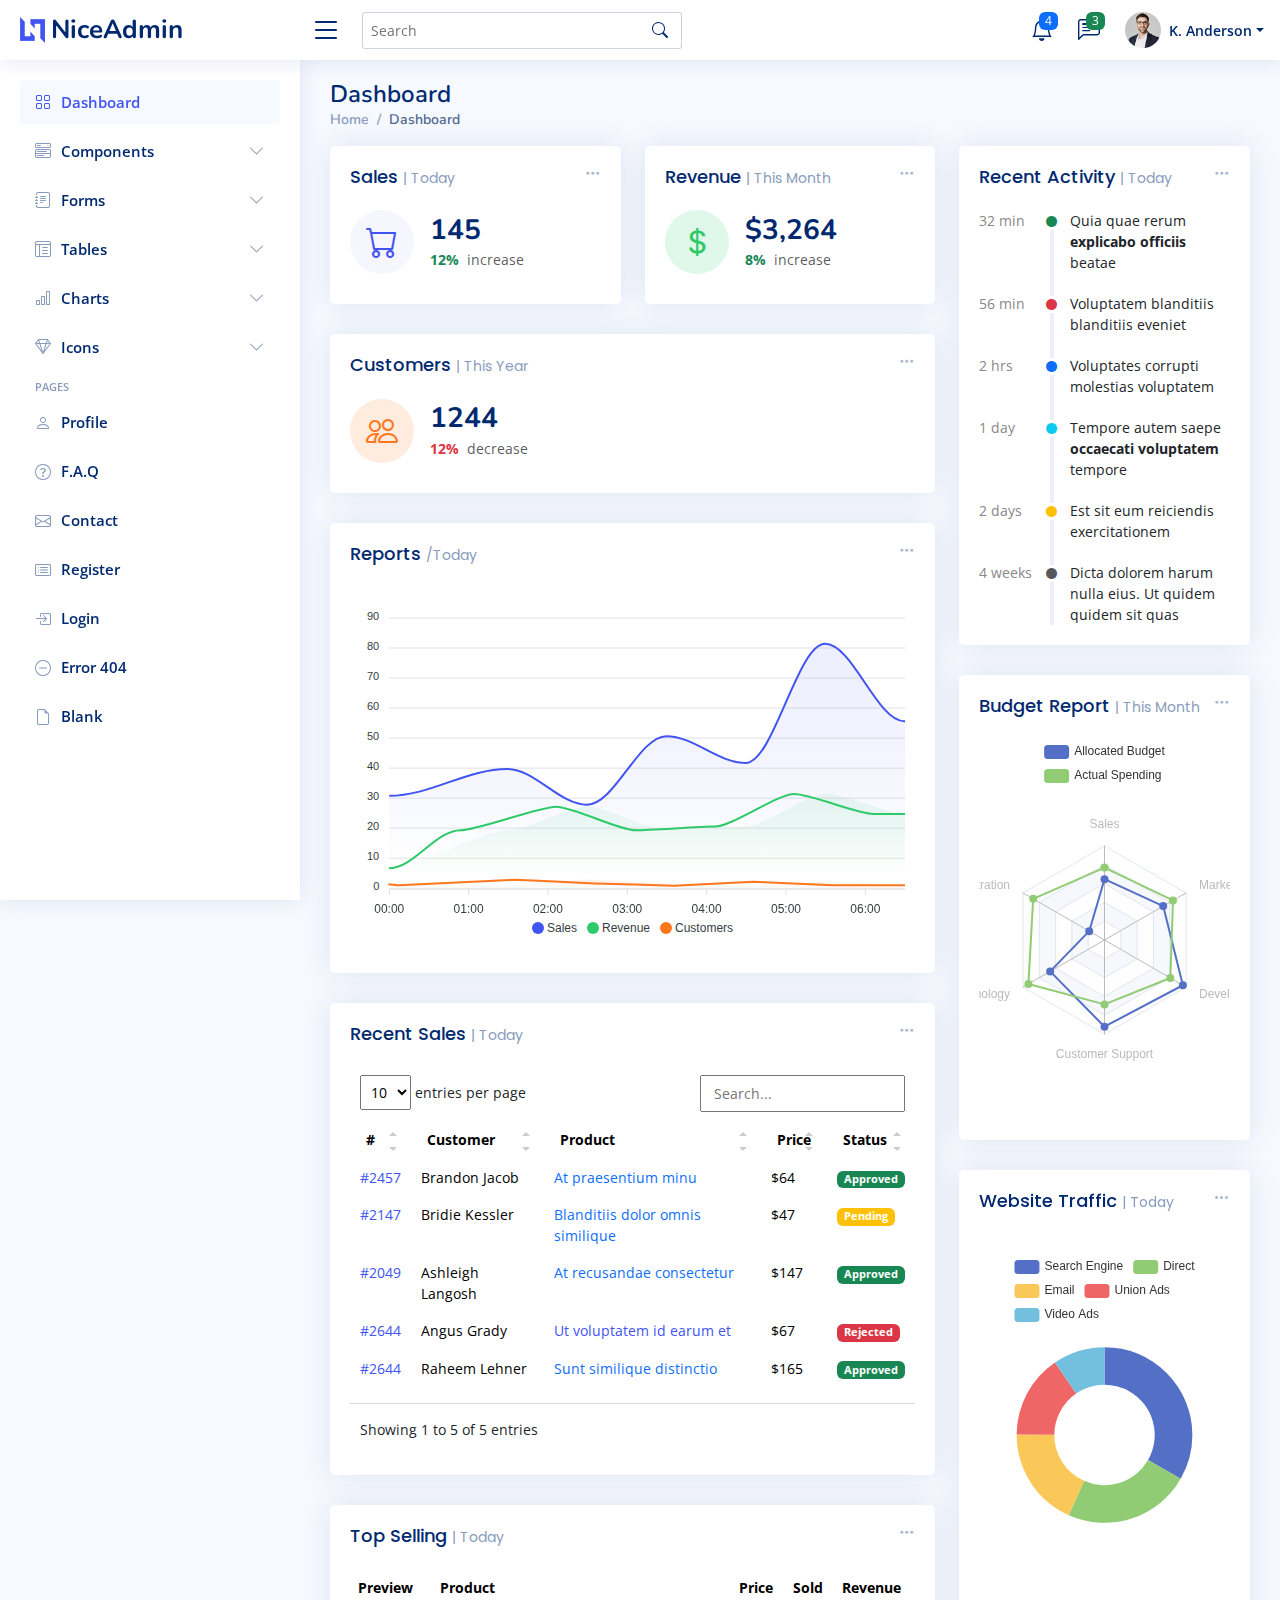
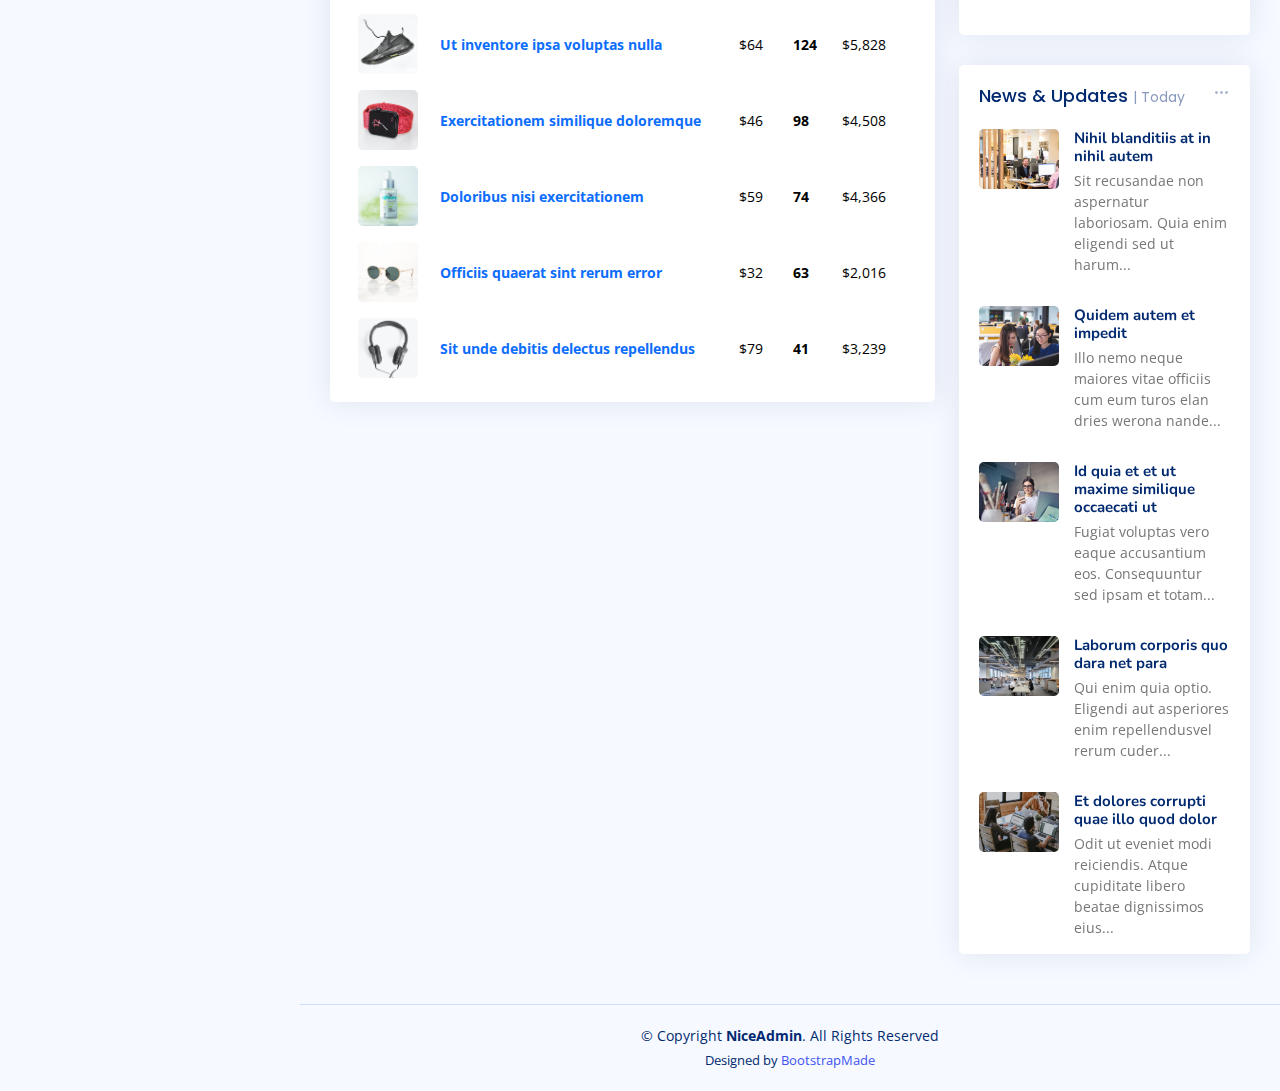
<file: NiceAdmin/index.html>
<!DOCTYPE html>
<html lang="en">

<head>
  <meta charset="utf-8">
  <meta content="width=device-width, initial-scale=1.0" name="viewport">

  <title>Dashboard - NiceAdmin Bootstrap Template</title>
  <meta content="" name="description">
  <meta content="" name="keywords">

  <!-- Favicons -->
  <link href="assets/img/favicon.png" rel="icon">
  <link href="assets/img/apple-touch-icon.png" rel="apple-touch-icon">

  <!-- Google Fonts -->
  <link href="https://fonts.gstatic.com" rel="preconnect">
  <link href="https://fonts.googleapis.com/css?family=Open+Sans:300,300i,400,400i,600,600i,700,700i|Nunito:300,300i,400,400i,600,600i,700,700i|Poppins:300,300i,400,400i,500,500i,600,600i,700,700i" rel="stylesheet">

  <!-- Vendor CSS Files -->
  <link href="assets/vendor/bootstrap/css/bootstrap.min.css" rel="stylesheet">
  <link href="assets/vendor/bootstrap-icons/bootstrap-icons.css" rel="stylesheet">
  <link href="assets/vendor/boxicons/css/boxicons.min.css" rel="stylesheet">
  <link href="assets/vendor/quill/quill.snow.css" rel="stylesheet">
  <link href="assets/vendor/quill/quill.bubble.css" rel="stylesheet">
  <link href="assets/vendor/remixicon/remixicon.css" rel="stylesheet">
  <link href="assets/vendor/simple-datatables/style.css" rel="stylesheet">

  <!-- Template Main CSS File -->
  <link href="assets/css/style.css" rel="stylesheet">

  <!-- =======================================================
  * Template Name: NiceAdmin
  * Template URL: https://bootstrapmade.com/nice-admin-bootstrap-admin-html-template/
  * Updated: Apr 20 2024 with Bootstrap v5.3.3
  * Author: BootstrapMade.com
  * License: https://bootstrapmade.com/license/
  ======================================================== -->
</head>

<body>

  <!-- ======= Header ======= -->
  <header id="header" class="header fixed-top d-flex align-items-center">

    <div class="d-flex align-items-center justify-content-between">
      <a href="index.html" class="logo d-flex align-items-center">
        <img src="assets/img/logo.png" alt="">
        <span class="d-none d-lg-block">NiceAdmin</span>
      </a>
      <i class="bi bi-list toggle-sidebar-btn"></i>
    </div><!-- End Logo -->

    <div class="search-bar">
      <form class="search-form d-flex align-items-center" method="POST" action="#">
        <input type="text" name="query" placeholder="Search" title="Enter search keyword">
        <button type="submit" title="Search"><i class="bi bi-search"></i></button>
      </form>
    </div><!-- End Search Bar -->

    <nav class="header-nav ms-auto">
      <ul class="d-flex align-items-center">

        <li class="nav-item d-block d-lg-none">
          <a class="nav-link nav-icon search-bar-toggle " href="#">
            <i class="bi bi-search"></i>
          </a>
        </li><!-- End Search Icon-->

        <li class="nav-item dropdown">

          <a class="nav-link nav-icon" href="#" data-bs-toggle="dropdown">
            <i class="bi bi-bell"></i>
            <span class="badge bg-primary badge-number">4</span>
          </a><!-- End Notification Icon -->

          <ul class="dropdown-menu dropdown-menu-end dropdown-menu-arrow notifications">
            <li class="dropdown-header">
              You have 4 new notifications
              <a href="#"><span class="badge rounded-pill bg-primary p-2 ms-2">View all</span></a>
            </li>
            <li>
              <hr class="dropdown-divider">
            </li>

            <li class="notification-item">
              <i class="bi bi-exclamation-circle text-warning"></i>
              <div>
                <h4>Lorem Ipsum</h4>
                <p>Quae dolorem earum veritatis oditseno</p>
                <p>30 min. ago</p>
              </div>
            </li>

            <li>
              <hr class="dropdown-divider">
            </li>

            <li class="notification-item">
              <i class="bi bi-x-circle text-danger"></i>
              <div>
                <h4>Atque rerum nesciunt</h4>
                <p>Quae dolorem earum veritatis oditseno</p>
                <p>1 hr. ago</p>
              </div>
            </li>

            <li>
              <hr class="dropdown-divider">
            </li>

            <li class="notification-item">
              <i class="bi bi-check-circle text-success"></i>
              <div>
                <h4>Sit rerum fuga</h4>
                <p>Quae dolorem earum veritatis oditseno</p>
                <p>2 hrs. ago</p>
              </div>
            </li>

            <li>
              <hr class="dropdown-divider">
            </li>

            <li class="notification-item">
              <i class="bi bi-info-circle text-primary"></i>
              <div>
                <h4>Dicta reprehenderit</h4>
                <p>Quae dolorem earum veritatis oditseno</p>
                <p>4 hrs. ago</p>
              </div>
            </li>

            <li>
              <hr class="dropdown-divider">
            </li>
            <li class="dropdown-footer">
              <a href="#">Show all notifications</a>
            </li>

          </ul><!-- End Notification Dropdown Items -->

        </li><!-- End Notification Nav -->

        <li class="nav-item dropdown">

          <a class="nav-link nav-icon" href="#" data-bs-toggle="dropdown">
            <i class="bi bi-chat-left-text"></i>
            <span class="badge bg-success badge-number">3</span>
          </a><!-- End Messages Icon -->

          <ul class="dropdown-menu dropdown-menu-end dropdown-menu-arrow messages">
            <li class="dropdown-header">
              You have 3 new messages
              <a href="#"><span class="badge rounded-pill bg-primary p-2 ms-2">View all</span></a>
            </li>
            <li>
              <hr class="dropdown-divider">
            </li>

            <li class="message-item">
              <a href="#">
                <img src="assets/img/messages-1.jpg" alt="" class="rounded-circle">
                <div>
                  <h4>Maria Hudson</h4>
                  <p>Velit asperiores et ducimus soluta repudiandae labore officia est ut...</p>
                  <p>4 hrs. ago</p>
                </div>
              </a>
            </li>
            <li>
              <hr class="dropdown-divider">
            </li>

            <li class="message-item">
              <a href="#">
                <img src="assets/img/messages-2.jpg" alt="" class="rounded-circle">
                <div>
                  <h4>Anna Nelson</h4>
                  <p>Velit asperiores et ducimus soluta repudiandae labore officia est ut...</p>
                  <p>6 hrs. ago</p>
                </div>
              </a>
            </li>
            <li>
              <hr class="dropdown-divider">
            </li>

            <li class="message-item">
              <a href="#">
                <img src="assets/img/messages-3.jpg" alt="" class="rounded-circle">
                <div>
                  <h4>David Muldon</h4>
                  <p>Velit asperiores et ducimus soluta repudiandae labore officia est ut...</p>
                  <p>8 hrs. ago</p>
                </div>
              </a>
            </li>
            <li>
              <hr class="dropdown-divider">
            </li>

            <li class="dropdown-footer">
              <a href="#">Show all messages</a>
            </li>

          </ul><!-- End Messages Dropdown Items -->

        </li><!-- End Messages Nav -->

        <li class="nav-item dropdown pe-3">

          <a class="nav-link nav-profile d-flex align-items-center pe-0" href="#" data-bs-toggle="dropdown">
            <img src="assets/img/profile-img.jpg" alt="Profile" class="rounded-circle">
            <span class="d-none d-md-block dropdown-toggle ps-2">K. Anderson</span>
          </a><!-- End Profile Iamge Icon -->

          <ul class="dropdown-menu dropdown-menu-end dropdown-menu-arrow profile">
            <li class="dropdown-header">
              <h6>Kevin Anderson</h6>
              <span>Web Designer</span>
            </li>
            <li>
              <hr class="dropdown-divider">
            </li>

            <li>
              <a class="dropdown-item d-flex align-items-center" href="users-profile.html">
                <i class="bi bi-person"></i>
                <span>My Profile</span>
              </a>
            </li>
            <li>
              <hr class="dropdown-divider">
            </li>

            <li>
              <a class="dropdown-item d-flex align-items-center" href="users-profile.html">
                <i class="bi bi-gear"></i>
                <span>Account Settings</span>
              </a>
            </li>
            <li>
              <hr class="dropdown-divider">
            </li>

            <li>
              <a class="dropdown-item d-flex align-items-center" href="pages-faq.html">
                <i class="bi bi-question-circle"></i>
                <span>Need Help?</span>
              </a>
            </li>
            <li>
              <hr class="dropdown-divider">
            </li>

            <li>
              <a class="dropdown-item d-flex align-items-center" href="#">
                <i class="bi bi-box-arrow-right"></i>
                <span>Sign Out</span>
              </a>
            </li>

          </ul><!-- End Profile Dropdown Items -->
        </li><!-- End Profile Nav -->

      </ul>
    </nav><!-- End Icons Navigation -->

  </header><!-- End Header -->

  <!-- ======= Sidebar ======= -->
  <aside id="sidebar" class="sidebar">

    <ul class="sidebar-nav" id="sidebar-nav">

      <li class="nav-item">
        <a class="nav-link " href="index.html">
          <i class="bi bi-grid"></i>
          <span>Dashboard</span>
        </a>
      </li><!-- End Dashboard Nav -->

      <li class="nav-item">
        <a class="nav-link collapsed" data-bs-target="#components-nav" data-bs-toggle="collapse" href="#">
          <i class="bi bi-menu-button-wide"></i><span>Components</span><i class="bi bi-chevron-down ms-auto"></i>
        </a>
        <ul id="components-nav" class="nav-content collapse " data-bs-parent="#sidebar-nav">
          <li>
            <a href="components-alerts.html">
              <i class="bi bi-circle"></i><span>Alerts</span>
            </a>
          </li>
          <li>
            <a href="components-accordion.html">
              <i class="bi bi-circle"></i><span>Accordion</span>
            </a>
          </li>
          <li>
            <a href="components-badges.html">
              <i class="bi bi-circle"></i><span>Badges</span>
            </a>
          </li>
          <li>
            <a href="components-breadcrumbs.html">
              <i class="bi bi-circle"></i><span>Breadcrumbs</span>
            </a>
          </li>
          <li>
            <a href="components-buttons.html">
              <i class="bi bi-circle"></i><span>Buttons</span>
            </a>
          </li>
          <li>
            <a href="components-cards.html">
              <i class="bi bi-circle"></i><span>Cards</span>
            </a>
          </li>
          <li>
            <a href="components-carousel.html">
              <i class="bi bi-circle"></i><span>Carousel</span>
            </a>
          </li>
          <li>
            <a href="components-list-group.html">
              <i class="bi bi-circle"></i><span>List group</span>
            </a>
          </li>
          <li>
            <a href="components-modal.html">
              <i class="bi bi-circle"></i><span>Modal</span>
            </a>
          </li>
          <li>
            <a href="components-tabs.html">
              <i class="bi bi-circle"></i><span>Tabs</span>
            </a>
          </li>
          <li>
            <a href="components-pagination.html">
              <i class="bi bi-circle"></i><span>Pagination</span>
            </a>
          </li>
          <li>
            <a href="components-progress.html">
              <i class="bi bi-circle"></i><span>Progress</span>
            </a>
          </li>
          <li>
            <a href="components-spinners.html">
              <i class="bi bi-circle"></i><span>Spinners</span>
            </a>
          </li>
          <li>
            <a href="components-tooltips.html">
              <i class="bi bi-circle"></i><span>Tooltips</span>
            </a>
          </li>
        </ul>
      </li><!-- End Components Nav -->

      <li class="nav-item">
        <a class="nav-link collapsed" data-bs-target="#forms-nav" data-bs-toggle="collapse" href="#">
          <i class="bi bi-journal-text"></i><span>Forms</span><i class="bi bi-chevron-down ms-auto"></i>
        </a>
        <ul id="forms-nav" class="nav-content collapse " data-bs-parent="#sidebar-nav">
          <li>
            <a href="forms-elements.html">
              <i class="bi bi-circle"></i><span>Form Elements</span>
            </a>
          </li>
          <li>
            <a href="forms-layouts.html">
              <i class="bi bi-circle"></i><span>Form Layouts</span>
            </a>
          </li>
          <li>
            <a href="forms-editors.html">
              <i class="bi bi-circle"></i><span>Form Editors</span>
            </a>
          </li>
          <li>
            <a href="forms-validation.html">
              <i class="bi bi-circle"></i><span>Form Validation</span>
            </a>
          </li>
        </ul>
      </li><!-- End Forms Nav -->

      <li class="nav-item">
        <a class="nav-link collapsed" data-bs-target="#tables-nav" data-bs-toggle="collapse" href="#">
          <i class="bi bi-layout-text-window-reverse"></i><span>Tables</span><i class="bi bi-chevron-down ms-auto"></i>
        </a>
        <ul id="tables-nav" class="nav-content collapse " data-bs-parent="#sidebar-nav">
          <li>
            <a href="tables-general.html">
              <i class="bi bi-circle"></i><span>General Tables</span>
            </a>
          </li>
          <li>
            <a href="tables-data.html">
              <i class="bi bi-circle"></i><span>Data Tables</span>
            </a>
          </li>
        </ul>
      </li><!-- End Tables Nav -->

      <li class="nav-item">
        <a class="nav-link collapsed" data-bs-target="#charts-nav" data-bs-toggle="collapse" href="#">
          <i class="bi bi-bar-chart"></i><span>Charts</span><i class="bi bi-chevron-down ms-auto"></i>
        </a>
        <ul id="charts-nav" class="nav-content collapse " data-bs-parent="#sidebar-nav">
          <li>
            <a href="charts-chartjs.html">
              <i class="bi bi-circle"></i><span>Chart.js</span>
            </a>
          </li>
          <li>
            <a href="charts-apexcharts.html">
              <i class="bi bi-circle"></i><span>ApexCharts</span>
            </a>
          </li>
          <li>
            <a href="charts-echarts.html">
              <i class="bi bi-circle"></i><span>ECharts</span>
            </a>
          </li>
        </ul>
      </li><!-- End Charts Nav -->

      <li class="nav-item">
        <a class="nav-link collapsed" data-bs-target="#icons-nav" data-bs-toggle="collapse" href="#">
          <i class="bi bi-gem"></i><span>Icons</span><i class="bi bi-chevron-down ms-auto"></i>
        </a>
        <ul id="icons-nav" class="nav-content collapse " data-bs-parent="#sidebar-nav">
          <li>
            <a href="icons-bootstrap.html">
              <i class="bi bi-circle"></i><span>Bootstrap Icons</span>
            </a>
          </li>
          <li>
            <a href="icons-remix.html">
              <i class="bi bi-circle"></i><span>Remix Icons</span>
            </a>
          </li>
          <li>
            <a href="icons-boxicons.html">
              <i class="bi bi-circle"></i><span>Boxicons</span>
            </a>
          </li>
        </ul>
      </li><!-- End Icons Nav -->

      <li class="nav-heading">Pages</li>

      <li class="nav-item">
        <a class="nav-link collapsed" href="users-profile.html">
          <i class="bi bi-person"></i>
          <span>Profile</span>
        </a>
      </li><!-- End Profile Page Nav -->

      <li class="nav-item">
        <a class="nav-link collapsed" href="pages-faq.html">
          <i class="bi bi-question-circle"></i>
          <span>F.A.Q</span>
        </a>
      </li><!-- End F.A.Q Page Nav -->

      <li class="nav-item">
        <a class="nav-link collapsed" href="pages-contact.html">
          <i class="bi bi-envelope"></i>
          <span>Contact</span>
        </a>
      </li><!-- End Contact Page Nav -->

      <li class="nav-item">
        <a class="nav-link collapsed" href="pages-register.html">
          <i class="bi bi-card-list"></i>
          <span>Register</span>
        </a>
      </li><!-- End Register Page Nav -->

      <li class="nav-item">
        <a class="nav-link collapsed" href="pages-login.html">
          <i class="bi bi-box-arrow-in-right"></i>
          <span>Login</span>
        </a>
      </li><!-- End Login Page Nav -->

      <li class="nav-item">
        <a class="nav-link collapsed" href="pages-error-404.html">
          <i class="bi bi-dash-circle"></i>
          <span>Error 404</span>
        </a>
      </li><!-- End Error 404 Page Nav -->

      <li class="nav-item">
        <a class="nav-link collapsed" href="pages-blank.html">
          <i class="bi bi-file-earmark"></i>
          <span>Blank</span>
        </a>
      </li><!-- End Blank Page Nav -->

    </ul>

  </aside><!-- End Sidebar-->

  <main id="main" class="main">

    <div class="pagetitle">
      <h1>Dashboard</h1>
      <nav>
        <ol class="breadcrumb">
          <li class="breadcrumb-item"><a href="index.html">Home</a></li>
          <li class="breadcrumb-item active">Dashboard</li>
        </ol>
      </nav>
    </div><!-- End Page Title -->

    <section class="section dashboard">
      <div class="row">

        <!-- Left side columns -->
        <div class="col-lg-8">
          <div class="row">

            <!-- Sales Card -->
            <div class="col-xxl-4 col-md-6">
              <div class="card info-card sales-card">

                <div class="filter">
                  <a class="icon" href="#" data-bs-toggle="dropdown"><i class="bi bi-three-dots"></i></a>
                  <ul class="dropdown-menu dropdown-menu-end dropdown-menu-arrow">
                    <li class="dropdown-header text-start">
                      <h6>Filter</h6>
                    </li>

                    <li><a class="dropdown-item" href="#">Today</a></li>
                    <li><a class="dropdown-item" href="#">This Month</a></li>
                    <li><a class="dropdown-item" href="#">This Year</a></li>
                  </ul>
                </div>

                <div class="card-body">
                  <h5 class="card-title">Sales <span>| Today</span></h5>

                  <div class="d-flex align-items-center">
                    <div class="card-icon rounded-circle d-flex align-items-center justify-content-center">
                      <i class="bi bi-cart"></i>
                    </div>
                    <div class="ps-3">
                      <h6>145</h6>
                      <span class="text-success small pt-1 fw-bold">12%</span> <span class="text-muted small pt-2 ps-1">increase</span>

                    </div>
                  </div>
                </div>

              </div>
            </div><!-- End Sales Card -->

            <!-- Revenue Card -->
            <div class="col-xxl-4 col-md-6">
              <div class="card info-card revenue-card">

                <div class="filter">
                  <a class="icon" href="#" data-bs-toggle="dropdown"><i class="bi bi-three-dots"></i></a>
                  <ul class="dropdown-menu dropdown-menu-end dropdown-menu-arrow">
                    <li class="dropdown-header text-start">
                      <h6>Filter</h6>
                    </li>

                    <li><a class="dropdown-item" href="#">Today</a></li>
                    <li><a class="dropdown-item" href="#">This Month</a></li>
                    <li><a class="dropdown-item" href="#">This Year</a></li>
                  </ul>
                </div>

                <div class="card-body">
                  <h5 class="card-title">Revenue <span>| This Month</span></h5>

                  <div class="d-flex align-items-center">
                    <div class="card-icon rounded-circle d-flex align-items-center justify-content-center">
                      <i class="bi bi-currency-dollar"></i>
                    </div>
                    <div class="ps-3">
                      <h6>$3,264</h6>
                      <span class="text-success small pt-1 fw-bold">8%</span> <span class="text-muted small pt-2 ps-1">increase</span>

                    </div>
                  </div>
                </div>

              </div>
            </div><!-- End Revenue Card -->

            <!-- Customers Card -->
            <div class="col-xxl-4 col-xl-12">

              <div class="card info-card customers-card">

                <div class="filter">
                  <a class="icon" href="#" data-bs-toggle="dropdown"><i class="bi bi-three-dots"></i></a>
                  <ul class="dropdown-menu dropdown-menu-end dropdown-menu-arrow">
                    <li class="dropdown-header text-start">
                      <h6>Filter</h6>
                    </li>

                    <li><a class="dropdown-item" href="#">Today</a></li>
                    <li><a class="dropdown-item" href="#">This Month</a></li>
                    <li><a class="dropdown-item" href="#">This Year</a></li>
                  </ul>
                </div>

                <div class="card-body">
                  <h5 class="card-title">Customers <span>| This Year</span></h5>

                  <div class="d-flex align-items-center">
                    <div class="card-icon rounded-circle d-flex align-items-center justify-content-center">
                      <i class="bi bi-people"></i>
                    </div>
                    <div class="ps-3">
                      <h6>1244</h6>
                      <span class="text-danger small pt-1 fw-bold">12%</span> <span class="text-muted small pt-2 ps-1">decrease</span>

                    </div>
                  </div>

                </div>
              </div>

            </div><!-- End Customers Card -->

            <!-- Reports -->
            <div class="col-12">
              <div class="card">

                <div class="filter">
                  <a class="icon" href="#" data-bs-toggle="dropdown"><i class="bi bi-three-dots"></i></a>
                  <ul class="dropdown-menu dropdown-menu-end dropdown-menu-arrow">
                    <li class="dropdown-header text-start">
                      <h6>Filter</h6>
                    </li>

                    <li><a class="dropdown-item" href="#">Today</a></li>
                    <li><a class="dropdown-item" href="#">This Month</a></li>
                    <li><a class="dropdown-item" href="#">This Year</a></li>
                  </ul>
                </div>

                <div class="card-body">
                  <h5 class="card-title">Reports <span>/Today</span></h5>

                  <!-- Line Chart -->
                  <div id="reportsChart"></div>

                  <script>
                    document.addEventListener("DOMContentLoaded", () => {
                      new ApexCharts(document.querySelector("#reportsChart"), {
                        series: [{
                          name: 'Sales',
                          data: [31, 40, 28, 51, 42, 82, 56],
                        }, {
                          name: 'Revenue',
                          data: [11, 32, 45, 32, 34, 52, 41]
                        }, {
                          name: 'Customers',
                          data: [15, 11, 32, 18, 9, 24, 11]
                        }],
                        chart: {
                          height: 350,
                          type: 'area',
                          toolbar: {
                            show: false
                          },
                        },
                        markers: {
                          size: 4
                        },
                        colors: ['#4154f1', '#2eca6a', '#ff771d'],
                        fill: {
                          type: "gradient",
                          gradient: {
                            shadeIntensity: 1,
                            opacityFrom: 0.3,
                            opacityTo: 0.4,
                            stops: [0, 90, 100]
                          }
                        },
                        dataLabels: {
                          enabled: false
                        },
                        stroke: {
                          curve: 'smooth',
                          width: 2
                        },
                        xaxis: {
                          type: 'datetime',
                          categories: ["2018-09-19T00:00:00.000Z", "2018-09-19T01:30:00.000Z", "2018-09-19T02:30:00.000Z", "2018-09-19T03:30:00.000Z", "2018-09-19T04:30:00.000Z", "2018-09-19T05:30:00.000Z", "2018-09-19T06:30:00.000Z"]
                        },
                        tooltip: {
                          x: {
                            format: 'dd/MM/yy HH:mm'
                          },
                        }
                      }).render();
                    });
                  </script>
                  <!-- End Line Chart -->

                </div>

              </div>
            </div><!-- End Reports -->

            <!-- Recent Sales -->
            <div class="col-12">
              <div class="card recent-sales overflow-auto">

                <div class="filter">
                  <a class="icon" href="#" data-bs-toggle="dropdown"><i class="bi bi-three-dots"></i></a>
                  <ul class="dropdown-menu dropdown-menu-end dropdown-menu-arrow">
                    <li class="dropdown-header text-start">
                      <h6>Filter</h6>
                    </li>

                    <li><a class="dropdown-item" href="#">Today</a></li>
                    <li><a class="dropdown-item" href="#">This Month</a></li>
                    <li><a class="dropdown-item" href="#">This Year</a></li>
                  </ul>
                </div>

                <div class="card-body">
                  <h5 class="card-title">Recent Sales <span>| Today</span></h5>

                  <table class="table table-borderless datatable">
                    <thead>
                      <tr>
                        <th scope="col">#</th>
                        <th scope="col">Customer</th>
                        <th scope="col">Product</th>
                        <th scope="col">Price</th>
                        <th scope="col">Status</th>
                      </tr>
                    </thead>
                    <tbody>
                      <tr>
                        <th scope="row"><a href="#">#2457</a></th>
                        <td>Brandon Jacob</td>
                        <td><a href="#" class="text-primary">At praesentium minu</a></td>
                        <td>$64</td>
                        <td><span class="badge bg-success">Approved</span></td>
                      </tr>
                      <tr>
                        <th scope="row"><a href="#">#2147</a></th>
                        <td>Bridie Kessler</td>
                        <td><a href="#" class="text-primary">Blanditiis dolor omnis similique</a></td>
                        <td>$47</td>
                        <td><span class="badge bg-warning">Pending</span></td>
                      </tr>
                      <tr>
                        <th scope="row"><a href="#">#2049</a></th>
                        <td>Ashleigh Langosh</td>
                        <td><a href="#" class="text-primary">At recusandae consectetur</a></td>
                        <td>$147</td>
                        <td><span class="badge bg-success">Approved</span></td>
                      </tr>
                      <tr>
                        <th scope="row"><a href="#">#2644</a></th>
                        <td>Angus Grady</td>
                        <td><a href="#" class="text-primar">Ut voluptatem id earum et</a></td>
                        <td>$67</td>
                        <td><span class="badge bg-danger">Rejected</span></td>
                      </tr>
                      <tr>
                        <th scope="row"><a href="#">#2644</a></th>
                        <td>Raheem Lehner</td>
                        <td><a href="#" class="text-primary">Sunt similique distinctio</a></td>
                        <td>$165</td>
                        <td><span class="badge bg-success">Approved</span></td>
                      </tr>
                    </tbody>
                  </table>

                </div>

              </div>
            </div><!-- End Recent Sales -->

            <!-- Top Selling -->
            <div class="col-12">
              <div class="card top-selling overflow-auto">

                <div class="filter">
                  <a class="icon" href="#" data-bs-toggle="dropdown"><i class="bi bi-three-dots"></i></a>
                  <ul class="dropdown-menu dropdown-menu-end dropdown-menu-arrow">
                    <li class="dropdown-header text-start">
                      <h6>Filter</h6>
                    </li>

                    <li><a class="dropdown-item" href="#">Today</a></li>
                    <li><a class="dropdown-item" href="#">This Month</a></li>
                    <li><a class="dropdown-item" href="#">This Year</a></li>
                  </ul>
                </div>

                <div class="card-body pb-0">
                  <h5 class="card-title">Top Selling <span>| Today</span></h5>

                  <table class="table table-borderless">
                    <thead>
                      <tr>
                        <th scope="col">Preview</th>
                        <th scope="col">Product</th>
                        <th scope="col">Price</th>
                        <th scope="col">Sold</th>
                        <th scope="col">Revenue</th>
                      </tr>
                    </thead>
                    <tbody>
                      <tr>
                        <th scope="row"><a href="#"><img src="assets/img/product-1.jpg" alt=""></a></th>
                        <td><a href="#" class="text-primary fw-bold">Ut inventore ipsa voluptas nulla</a></td>
                        <td>$64</td>
                        <td class="fw-bold">124</td>
                        <td>$5,828</td>
                      </tr>
                      <tr>
                        <th scope="row"><a href="#"><img src="assets/img/product-2.jpg" alt=""></a></th>
                        <td><a href="#" class="text-primary fw-bold">Exercitationem similique doloremque</a></td>
                        <td>$46</td>
                        <td class="fw-bold">98</td>
                        <td>$4,508</td>
                      </tr>
                      <tr>
                        <th scope="row"><a href="#"><img src="assets/img/product-3.jpg" alt=""></a></th>
                        <td><a href="#" class="text-primary fw-bold">Doloribus nisi exercitationem</a></td>
                        <td>$59</td>
                        <td class="fw-bold">74</td>
                        <td>$4,366</td>
                      </tr>
                      <tr>
                        <th scope="row"><a href="#"><img src="assets/img/product-4.jpg" alt=""></a></th>
                        <td><a href="#" class="text-primary fw-bold">Officiis quaerat sint rerum error</a></td>
                        <td>$32</td>
                        <td class="fw-bold">63</td>
                        <td>$2,016</td>
                      </tr>
                      <tr>
                        <th scope="row"><a href="#"><img src="assets/img/product-5.jpg" alt=""></a></th>
                        <td><a href="#" class="text-primary fw-bold">Sit unde debitis delectus repellendus</a></td>
                        <td>$79</td>
                        <td class="fw-bold">41</td>
                        <td>$3,239</td>
                      </tr>
                    </tbody>
                  </table>

                </div>

              </div>
            </div><!-- End Top Selling -->

          </div>
        </div><!-- End Left side columns -->

        <!-- Right side columns -->
        <div class="col-lg-4">

          <!-- Recent Activity -->
          <div class="card">
            <div class="filter">
              <a class="icon" href="#" data-bs-toggle="dropdown"><i class="bi bi-three-dots"></i></a>
              <ul class="dropdown-menu dropdown-menu-end dropdown-menu-arrow">
                <li class="dropdown-header text-start">
                  <h6>Filter</h6>
                </li>

                <li><a class="dropdown-item" href="#">Today</a></li>
                <li><a class="dropdown-item" href="#">This Month</a></li>
                <li><a class="dropdown-item" href="#">This Year</a></li>
              </ul>
            </div>

            <div class="card-body">
              <h5 class="card-title">Recent Activity <span>| Today</span></h5>

              <div class="activity">

                <div class="activity-item d-flex">
                  <div class="activite-label">32 min</div>
                  <i class='bi bi-circle-fill activity-badge text-success align-self-start'></i>
                  <div class="activity-content">
                    Quia quae rerum <a href="#" class="fw-bold text-dark">explicabo officiis</a> beatae
                  </div>
                </div><!-- End activity item-->

                <div class="activity-item d-flex">
                  <div class="activite-label">56 min</div>
                  <i class='bi bi-circle-fill activity-badge text-danger align-self-start'></i>
                  <div class="activity-content">
                    Voluptatem blanditiis blanditiis eveniet
                  </div>
                </div><!-- End activity item-->

                <div class="activity-item d-flex">
                  <div class="activite-label">2 hrs</div>
                  <i class='bi bi-circle-fill activity-badge text-primary align-self-start'></i>
                  <div class="activity-content">
                    Voluptates corrupti molestias voluptatem
                  </div>
                </div><!-- End activity item-->

                <div class="activity-item d-flex">
                  <div class="activite-label">1 day</div>
                  <i class='bi bi-circle-fill activity-badge text-info align-self-start'></i>
                  <div class="activity-content">
                    Tempore autem saepe <a href="#" class="fw-bold text-dark">occaecati voluptatem</a> tempore
                  </div>
                </div><!-- End activity item-->

                <div class="activity-item d-flex">
                  <div class="activite-label">2 days</div>
                  <i class='bi bi-circle-fill activity-badge text-warning align-self-start'></i>
                  <div class="activity-content">
                    Est sit eum reiciendis exercitationem
                  </div>
                </div><!-- End activity item-->

                <div class="activity-item d-flex">
                  <div class="activite-label">4 weeks</div>
                  <i class='bi bi-circle-fill activity-badge text-muted align-self-start'></i>
                  <div class="activity-content">
                    Dicta dolorem harum nulla eius. Ut quidem quidem sit quas
                  </div>
                </div><!-- End activity item-->

              </div>

            </div>
          </div><!-- End Recent Activity -->

          <!-- Budget Report -->
          <div class="card">
            <div class="filter">
              <a class="icon" href="#" data-bs-toggle="dropdown"><i class="bi bi-three-dots"></i></a>
              <ul class="dropdown-menu dropdown-menu-end dropdown-menu-arrow">
                <li class="dropdown-header text-start">
                  <h6>Filter</h6>
                </li>

                <li><a class="dropdown-item" href="#">Today</a></li>
                <li><a class="dropdown-item" href="#">This Month</a></li>
                <li><a class="dropdown-item" href="#">This Year</a></li>
              </ul>
            </div>

            <div class="card-body pb-0">
              <h5 class="card-title">Budget Report <span>| This Month</span></h5>

              <div id="budgetChart" style="min-height: 400px;" class="echart"></div>

              <script>
                document.addEventListener("DOMContentLoaded", () => {
                  var budgetChart = echarts.init(document.querySelector("#budgetChart")).setOption({
                    legend: {
                      data: ['Allocated Budget', 'Actual Spending']
                    },
                    radar: {
                      // shape: 'circle',
                      indicator: [{
                          name: 'Sales',
                          max: 6500
                        },
                        {
                          name: 'Administration',
                          max: 16000
                        },
                        {
                          name: 'Information Technology',
                          max: 30000
                        },
                        {
                          name: 'Customer Support',
                          max: 38000
                        },
                        {
                          name: 'Development',
                          max: 52000
                        },
                        {
                          name: 'Marketing',
                          max: 25000
                        }
                      ]
                    },
                    series: [{
                      name: 'Budget vs spending',
                      type: 'radar',
                      data: [{
                          value: [4200, 3000, 20000, 35000, 50000, 18000],
                          name: 'Allocated Budget'
                        },
                        {
                          value: [5000, 14000, 28000, 26000, 42000, 21000],
                          name: 'Actual Spending'
                        }
                      ]
                    }]
                  });
                });
              </script>

            </div>
          </div><!-- End Budget Report -->

          <!-- Website Traffic -->
          <div class="card">
            <div class="filter">
              <a class="icon" href="#" data-bs-toggle="dropdown"><i class="bi bi-three-dots"></i></a>
              <ul class="dropdown-menu dropdown-menu-end dropdown-menu-arrow">
                <li class="dropdown-header text-start">
                  <h6>Filter</h6>
                </li>

                <li><a class="dropdown-item" href="#">Today</a></li>
                <li><a class="dropdown-item" href="#">This Month</a></li>
                <li><a class="dropdown-item" href="#">This Year</a></li>
              </ul>
            </div>

            <div class="card-body pb-0">
              <h5 class="card-title">Website Traffic <span>| Today</span></h5>

              <div id="trafficChart" style="min-height: 400px;" class="echart"></div>

              <script>
                document.addEventListener("DOMContentLoaded", () => {
                  echarts.init(document.querySelector("#trafficChart")).setOption({
                    tooltip: {
                      trigger: 'item'
                    },
                    legend: {
                      top: '5%',
                      left: 'center'
                    },
                    series: [{
                      name: 'Access From',
                      type: 'pie',
                      radius: ['40%', '70%'],
                      avoidLabelOverlap: false,
                      label: {
                        show: false,
                        position: 'center'
                      },
                      emphasis: {
                        label: {
                          show: true,
                          fontSize: '18',
                          fontWeight: 'bold'
                        }
                      },
                      labelLine: {
                        show: false
                      },
                      data: [{
                          value: 1048,
                          name: 'Search Engine'
                        },
                        {
                          value: 735,
                          name: 'Direct'
                        },
                        {
                          value: 580,
                          name: 'Email'
                        },
                        {
                          value: 484,
                          name: 'Union Ads'
                        },
                        {
                          value: 300,
                          name: 'Video Ads'
                        }
                      ]
                    }]
                  });
                });
              </script>

            </div>
          </div><!-- End Website Traffic -->

          <!-- News & Updates Traffic -->
          <div class="card">
            <div class="filter">
              <a class="icon" href="#" data-bs-toggle="dropdown"><i class="bi bi-three-dots"></i></a>
              <ul class="dropdown-menu dropdown-menu-end dropdown-menu-arrow">
                <li class="dropdown-header text-start">
                  <h6>Filter</h6>
                </li>

                <li><a class="dropdown-item" href="#">Today</a></li>
                <li><a class="dropdown-item" href="#">This Month</a></li>
                <li><a class="dropdown-item" href="#">This Year</a></li>
              </ul>
            </div>

            <div class="card-body pb-0">
              <h5 class="card-title">News &amp; Updates <span>| Today</span></h5>

              <div class="news">
                <div class="post-item clearfix">
                  <img src="assets/img/news-1.jpg" alt="">
                  <h4><a href="#">Nihil blanditiis at in nihil autem</a></h4>
                  <p>Sit recusandae non aspernatur laboriosam. Quia enim eligendi sed ut harum...</p>
                </div>

                <div class="post-item clearfix">
                  <img src="assets/img/news-2.jpg" alt="">
                  <h4><a href="#">Quidem autem et impedit</a></h4>
                  <p>Illo nemo neque maiores vitae officiis cum eum turos elan dries werona nande...</p>
                </div>

                <div class="post-item clearfix">
                  <img src="assets/img/news-3.jpg" alt="">
                  <h4><a href="#">Id quia et et ut maxime similique occaecati ut</a></h4>
                  <p>Fugiat voluptas vero eaque accusantium eos. Consequuntur sed ipsam et totam...</p>
                </div>

                <div class="post-item clearfix">
                  <img src="assets/img/news-4.jpg" alt="">
                  <h4><a href="#">Laborum corporis quo dara net para</a></h4>
                  <p>Qui enim quia optio. Eligendi aut asperiores enim repellendusvel rerum cuder...</p>
                </div>

                <div class="post-item clearfix">
                  <img src="assets/img/news-5.jpg" alt="">
                  <h4><a href="#">Et dolores corrupti quae illo quod dolor</a></h4>
                  <p>Odit ut eveniet modi reiciendis. Atque cupiditate libero beatae dignissimos eius...</p>
                </div>

              </div><!-- End sidebar recent posts-->

            </div>
          </div><!-- End News & Updates -->

        </div><!-- End Right side columns -->

      </div>
    </section>

  </main><!-- End #main -->

  <!-- ======= Footer ======= -->
  <footer id="footer" class="footer">
    <div class="copyright">
      &copy; Copyright <strong><span>NiceAdmin</span></strong>. All Rights Reserved
    </div>
    <div class="credits">
      <!-- All the links in the footer should remain intact. -->
      <!-- You can delete the links only if you purchased the pro version. -->
      <!-- Licensing information: https://bootstrapmade.com/license/ -->
      <!-- Purchase the pro version with working PHP/AJAX contact form: https://bootstrapmade.com/nice-admin-bootstrap-admin-html-template/ -->
      Designed by <a href="https://bootstrapmade.com/">BootstrapMade</a>
    </div>
  </footer><!-- End Footer -->

  <a href="#" class="back-to-top d-flex align-items-center justify-content-center"><i class="bi bi-arrow-up-short"></i></a>

  <!-- Vendor JS Files -->
  <script src="assets/vendor/apexcharts/apexcharts.min.js"></script>
  <script src="assets/vendor/bootstrap/js/bootstrap.bundle.min.js"></script>
  <script src="assets/vendor/chart.js/chart.umd.js"></script>
  <script src="assets/vendor/echarts/echarts.min.js"></script>
  <script src="assets/vendor/quill/quill.js"></script>
  <script src="assets/vendor/simple-datatables/simple-datatables.js"></script>
  <script src="assets/vendor/tinymce/tinymce.min.js"></script>
  <script src="assets/vendor/php-email-form/validate.js"></script>

  <!-- Template Main JS File -->
  <script src="assets/js/main.js"></script>

</body>

</html>
</file>
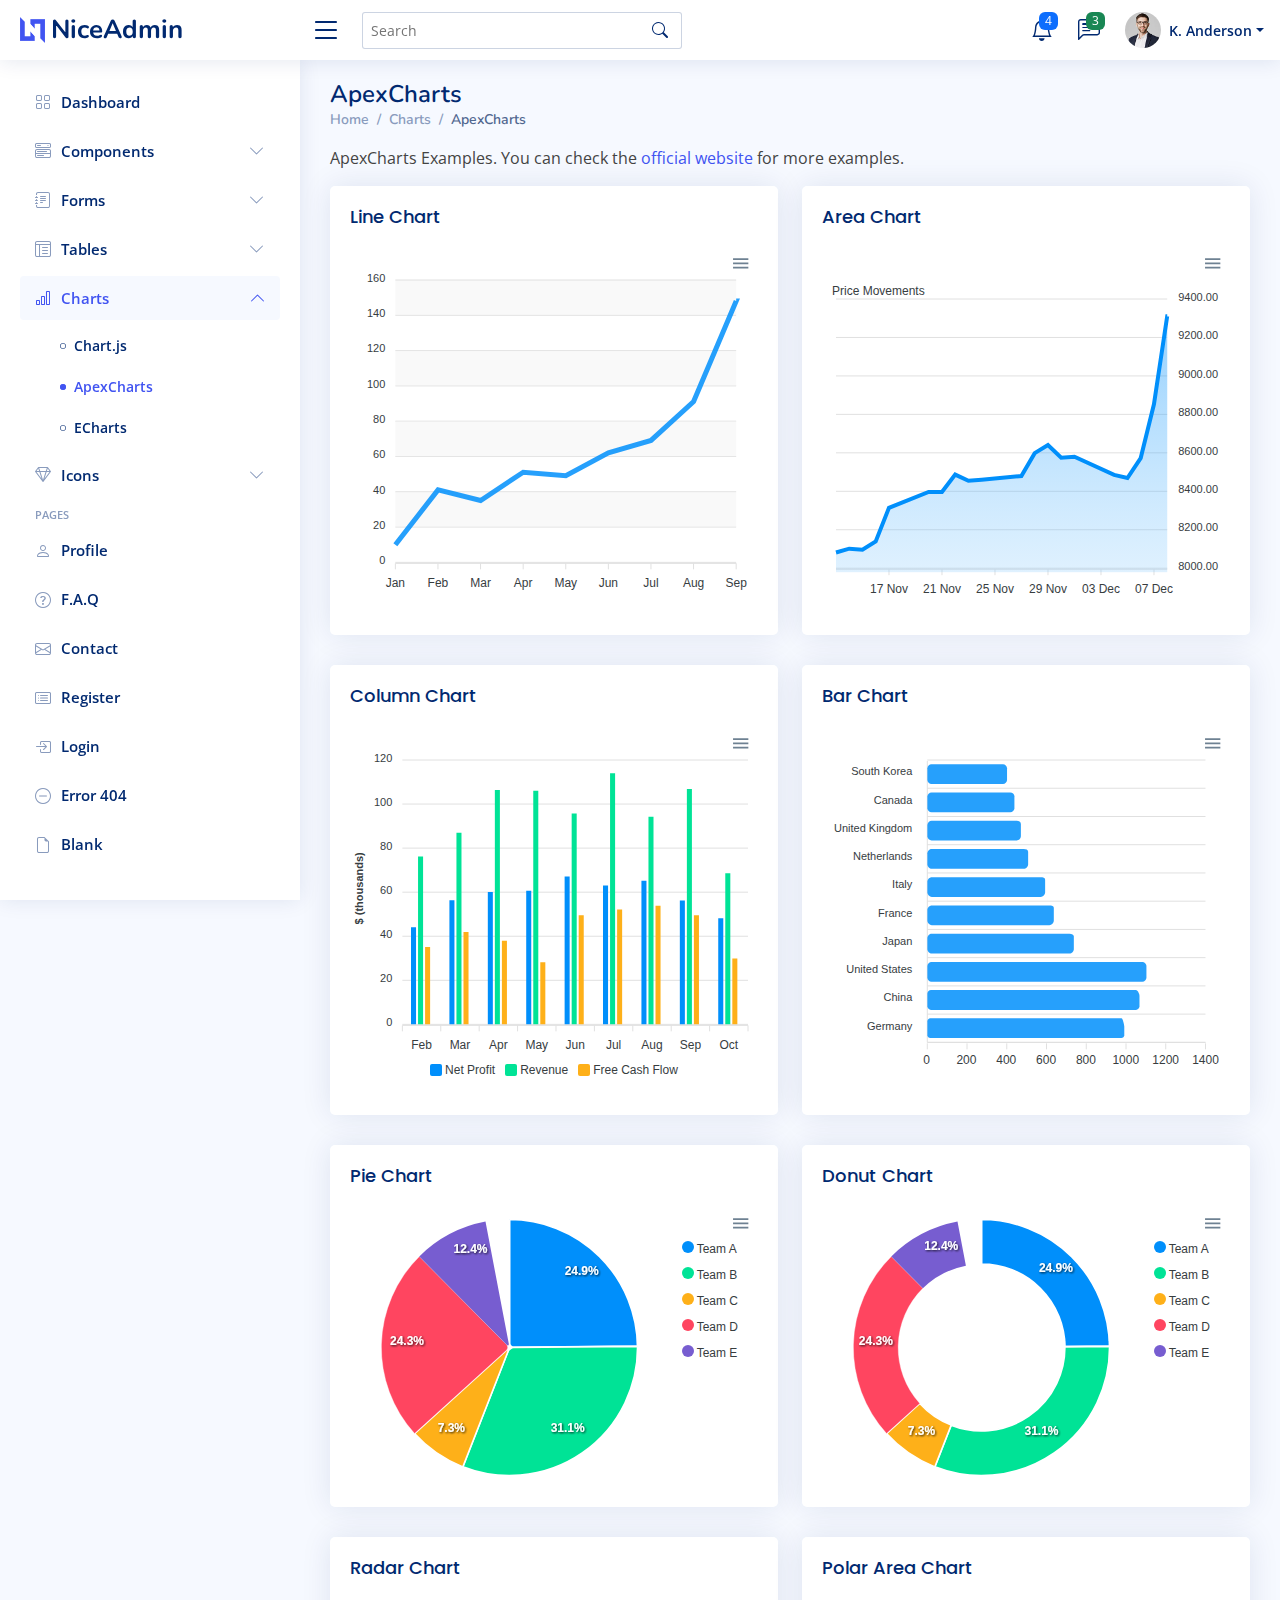
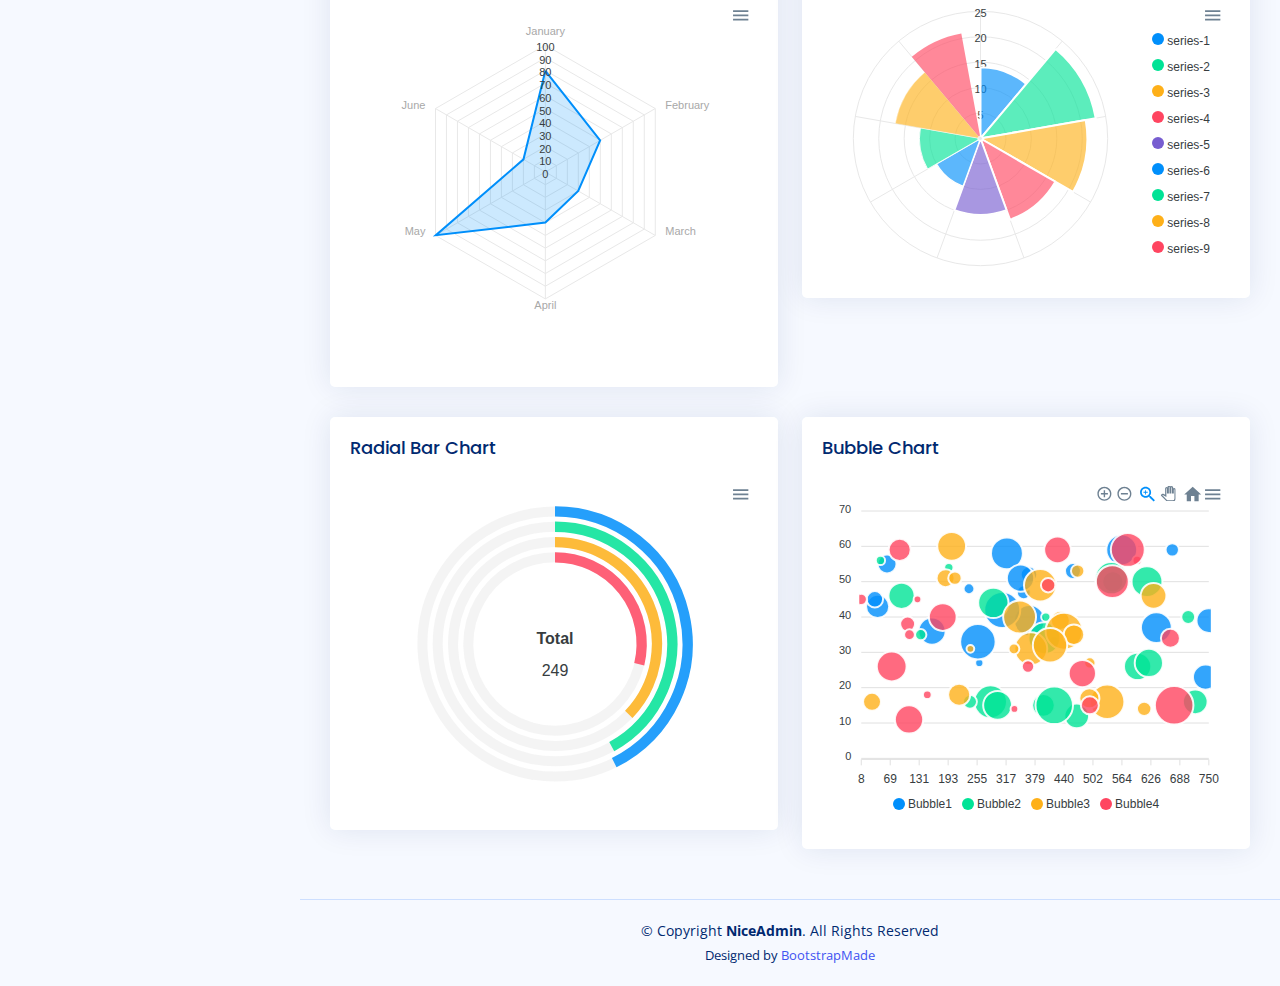
<file: NiceAdmin/charts-apexcharts.html>
<!DOCTYPE html>
<html lang="en">

<head>
  <meta charset="utf-8">
  <meta content="width=device-width, initial-scale=1.0" name="viewport">

  <title>Charts / ApexCharts - NiceAdmin Bootstrap Template</title>
  <meta content="" name="description">
  <meta content="" name="keywords">

  <!-- Favicons -->
  <link href="assets/img/favicon.png" rel="icon">
  <link href="assets/img/apple-touch-icon.png" rel="apple-touch-icon">

  <!-- Google Fonts -->
  <link href="https://fonts.gstatic.com" rel="preconnect">
  <link href="https://fonts.googleapis.com/css?family=Open+Sans:300,300i,400,400i,600,600i,700,700i|Nunito:300,300i,400,400i,600,600i,700,700i|Poppins:300,300i,400,400i,500,500i,600,600i,700,700i" rel="stylesheet">

  <!-- Vendor CSS Files -->
  <link href="assets/vendor/bootstrap/css/bootstrap.min.css" rel="stylesheet">
  <link href="assets/vendor/bootstrap-icons/bootstrap-icons.css" rel="stylesheet">
  <link href="assets/vendor/boxicons/css/boxicons.min.css" rel="stylesheet">
  <link href="assets/vendor/quill/quill.snow.css" rel="stylesheet">
  <link href="assets/vendor/quill/quill.bubble.css" rel="stylesheet">
  <link href="assets/vendor/remixicon/remixicon.css" rel="stylesheet">
  <link href="assets/vendor/simple-datatables/style.css" rel="stylesheet">

  <!-- Template Main CSS File -->
  <link href="assets/css/style.css" rel="stylesheet">

  <!-- =======================================================
  * Template Name: NiceAdmin
  * Template URL: https://bootstrapmade.com/nice-admin-bootstrap-admin-html-template/
  * Updated: Apr 20 2024 with Bootstrap v5.3.3
  * Author: BootstrapMade.com
  * License: https://bootstrapmade.com/license/
  ======================================================== -->
</head>

<body>

  <!-- ======= Header ======= -->
  <header id="header" class="header fixed-top d-flex align-items-center">

    <div class="d-flex align-items-center justify-content-between">
      <a href="index.html" class="logo d-flex align-items-center">
        <img src="assets/img/logo.png" alt="">
        <span class="d-none d-lg-block">NiceAdmin</span>
      </a>
      <i class="bi bi-list toggle-sidebar-btn"></i>
    </div><!-- End Logo -->

    <div class="search-bar">
      <form class="search-form d-flex align-items-center" method="POST" action="#">
        <input type="text" name="query" placeholder="Search" title="Enter search keyword">
        <button type="submit" title="Search"><i class="bi bi-search"></i></button>
      </form>
    </div><!-- End Search Bar -->

    <nav class="header-nav ms-auto">
      <ul class="d-flex align-items-center">

        <li class="nav-item d-block d-lg-none">
          <a class="nav-link nav-icon search-bar-toggle " href="#">
            <i class="bi bi-search"></i>
          </a>
        </li><!-- End Search Icon-->

        <li class="nav-item dropdown">

          <a class="nav-link nav-icon" href="#" data-bs-toggle="dropdown">
            <i class="bi bi-bell"></i>
            <span class="badge bg-primary badge-number">4</span>
          </a><!-- End Notification Icon -->

          <ul class="dropdown-menu dropdown-menu-end dropdown-menu-arrow notifications">
            <li class="dropdown-header">
              You have 4 new notifications
              <a href="#"><span class="badge rounded-pill bg-primary p-2 ms-2">View all</span></a>
            </li>
            <li>
              <hr class="dropdown-divider">
            </li>

            <li class="notification-item">
              <i class="bi bi-exclamation-circle text-warning"></i>
              <div>
                <h4>Lorem Ipsum</h4>
                <p>Quae dolorem earum veritatis oditseno</p>
                <p>30 min. ago</p>
              </div>
            </li>

            <li>
              <hr class="dropdown-divider">
            </li>

            <li class="notification-item">
              <i class="bi bi-x-circle text-danger"></i>
              <div>
                <h4>Atque rerum nesciunt</h4>
                <p>Quae dolorem earum veritatis oditseno</p>
                <p>1 hr. ago</p>
              </div>
            </li>

            <li>
              <hr class="dropdown-divider">
            </li>

            <li class="notification-item">
              <i class="bi bi-check-circle text-success"></i>
              <div>
                <h4>Sit rerum fuga</h4>
                <p>Quae dolorem earum veritatis oditseno</p>
                <p>2 hrs. ago</p>
              </div>
            </li>

            <li>
              <hr class="dropdown-divider">
            </li>

            <li class="notification-item">
              <i class="bi bi-info-circle text-primary"></i>
              <div>
                <h4>Dicta reprehenderit</h4>
                <p>Quae dolorem earum veritatis oditseno</p>
                <p>4 hrs. ago</p>
              </div>
            </li>

            <li>
              <hr class="dropdown-divider">
            </li>
            <li class="dropdown-footer">
              <a href="#">Show all notifications</a>
            </li>

          </ul><!-- End Notification Dropdown Items -->

        </li><!-- End Notification Nav -->

        <li class="nav-item dropdown">

          <a class="nav-link nav-icon" href="#" data-bs-toggle="dropdown">
            <i class="bi bi-chat-left-text"></i>
            <span class="badge bg-success badge-number">3</span>
          </a><!-- End Messages Icon -->

          <ul class="dropdown-menu dropdown-menu-end dropdown-menu-arrow messages">
            <li class="dropdown-header">
              You have 3 new messages
              <a href="#"><span class="badge rounded-pill bg-primary p-2 ms-2">View all</span></a>
            </li>
            <li>
              <hr class="dropdown-divider">
            </li>

            <li class="message-item">
              <a href="#">
                <img src="assets/img/messages-1.jpg" alt="" class="rounded-circle">
                <div>
                  <h4>Maria Hudson</h4>
                  <p>Velit asperiores et ducimus soluta repudiandae labore officia est ut...</p>
                  <p>4 hrs. ago</p>
                </div>
              </a>
            </li>
            <li>
              <hr class="dropdown-divider">
            </li>

            <li class="message-item">
              <a href="#">
                <img src="assets/img/messages-2.jpg" alt="" class="rounded-circle">
                <div>
                  <h4>Anna Nelson</h4>
                  <p>Velit asperiores et ducimus soluta repudiandae labore officia est ut...</p>
                  <p>6 hrs. ago</p>
                </div>
              </a>
            </li>
            <li>
              <hr class="dropdown-divider">
            </li>

            <li class="message-item">
              <a href="#">
                <img src="assets/img/messages-3.jpg" alt="" class="rounded-circle">
                <div>
                  <h4>David Muldon</h4>
                  <p>Velit asperiores et ducimus soluta repudiandae labore officia est ut...</p>
                  <p>8 hrs. ago</p>
                </div>
              </a>
            </li>
            <li>
              <hr class="dropdown-divider">
            </li>

            <li class="dropdown-footer">
              <a href="#">Show all messages</a>
            </li>

          </ul><!-- End Messages Dropdown Items -->

        </li><!-- End Messages Nav -->

        <li class="nav-item dropdown pe-3">

          <a class="nav-link nav-profile d-flex align-items-center pe-0" href="#" data-bs-toggle="dropdown">
            <img src="assets/img/profile-img.jpg" alt="Profile" class="rounded-circle">
            <span class="d-none d-md-block dropdown-toggle ps-2">K. Anderson</span>
          </a><!-- End Profile Iamge Icon -->

          <ul class="dropdown-menu dropdown-menu-end dropdown-menu-arrow profile">
            <li class="dropdown-header">
              <h6>Kevin Anderson</h6>
              <span>Web Designer</span>
            </li>
            <li>
              <hr class="dropdown-divider">
            </li>

            <li>
              <a class="dropdown-item d-flex align-items-center" href="users-profile.html">
                <i class="bi bi-person"></i>
                <span>My Profile</span>
              </a>
            </li>
            <li>
              <hr class="dropdown-divider">
            </li>

            <li>
              <a class="dropdown-item d-flex align-items-center" href="users-profile.html">
                <i class="bi bi-gear"></i>
                <span>Account Settings</span>
              </a>
            </li>
            <li>
              <hr class="dropdown-divider">
            </li>

            <li>
              <a class="dropdown-item d-flex align-items-center" href="pages-faq.html">
                <i class="bi bi-question-circle"></i>
                <span>Need Help?</span>
              </a>
            </li>
            <li>
              <hr class="dropdown-divider">
            </li>

            <li>
              <a class="dropdown-item d-flex align-items-center" href="#">
                <i class="bi bi-box-arrow-right"></i>
                <span>Sign Out</span>
              </a>
            </li>

          </ul><!-- End Profile Dropdown Items -->
        </li><!-- End Profile Nav -->

      </ul>
    </nav><!-- End Icons Navigation -->

  </header><!-- End Header -->

  <!-- ======= Sidebar ======= -->
  <aside id="sidebar" class="sidebar">

    <ul class="sidebar-nav" id="sidebar-nav">

      <li class="nav-item">
        <a class="nav-link collapsed" href="index.html">
          <i class="bi bi-grid"></i>
          <span>Dashboard</span>
        </a>
      </li><!-- End Dashboard Nav -->

      <li class="nav-item">
        <a class="nav-link collapsed" data-bs-target="#components-nav" data-bs-toggle="collapse" href="#">
          <i class="bi bi-menu-button-wide"></i><span>Components</span><i class="bi bi-chevron-down ms-auto"></i>
        </a>
        <ul id="components-nav" class="nav-content collapse " data-bs-parent="#sidebar-nav">
          <li>
            <a href="components-alerts.html">
              <i class="bi bi-circle"></i><span>Alerts</span>
            </a>
          </li>
          <li>
            <a href="components-accordion.html">
              <i class="bi bi-circle"></i><span>Accordion</span>
            </a>
          </li>
          <li>
            <a href="components-badges.html">
              <i class="bi bi-circle"></i><span>Badges</span>
            </a>
          </li>
          <li>
            <a href="components-breadcrumbs.html">
              <i class="bi bi-circle"></i><span>Breadcrumbs</span>
            </a>
          </li>
          <li>
            <a href="components-buttons.html">
              <i class="bi bi-circle"></i><span>Buttons</span>
            </a>
          </li>
          <li>
            <a href="components-cards.html">
              <i class="bi bi-circle"></i><span>Cards</span>
            </a>
          </li>
          <li>
            <a href="components-carousel.html">
              <i class="bi bi-circle"></i><span>Carousel</span>
            </a>
          </li>
          <li>
            <a href="components-list-group.html">
              <i class="bi bi-circle"></i><span>List group</span>
            </a>
          </li>
          <li>
            <a href="components-modal.html">
              <i class="bi bi-circle"></i><span>Modal</span>
            </a>
          </li>
          <li>
            <a href="components-tabs.html">
              <i class="bi bi-circle"></i><span>Tabs</span>
            </a>
          </li>
          <li>
            <a href="components-pagination.html">
              <i class="bi bi-circle"></i><span>Pagination</span>
            </a>
          </li>
          <li>
            <a href="components-progress.html">
              <i class="bi bi-circle"></i><span>Progress</span>
            </a>
          </li>
          <li>
            <a href="components-spinners.html">
              <i class="bi bi-circle"></i><span>Spinners</span>
            </a>
          </li>
          <li>
            <a href="components-tooltips.html">
              <i class="bi bi-circle"></i><span>Tooltips</span>
            </a>
          </li>
        </ul>
      </li><!-- End Components Nav -->

      <li class="nav-item">
        <a class="nav-link collapsed" data-bs-target="#forms-nav" data-bs-toggle="collapse" href="#">
          <i class="bi bi-journal-text"></i><span>Forms</span><i class="bi bi-chevron-down ms-auto"></i>
        </a>
        <ul id="forms-nav" class="nav-content collapse " data-bs-parent="#sidebar-nav">
          <li>
            <a href="forms-elements.html">
              <i class="bi bi-circle"></i><span>Form Elements</span>
            </a>
          </li>
          <li>
            <a href="forms-layouts.html">
              <i class="bi bi-circle"></i><span>Form Layouts</span>
            </a>
          </li>
          <li>
            <a href="forms-editors.html">
              <i class="bi bi-circle"></i><span>Form Editors</span>
            </a>
          </li>
          <li>
            <a href="forms-validation.html">
              <i class="bi bi-circle"></i><span>Form Validation</span>
            </a>
          </li>
        </ul>
      </li><!-- End Forms Nav -->

      <li class="nav-item">
        <a class="nav-link collapsed" data-bs-target="#tables-nav" data-bs-toggle="collapse" href="#">
          <i class="bi bi-layout-text-window-reverse"></i><span>Tables</span><i class="bi bi-chevron-down ms-auto"></i>
        </a>
        <ul id="tables-nav" class="nav-content collapse " data-bs-parent="#sidebar-nav">
          <li>
            <a href="tables-general.html">
              <i class="bi bi-circle"></i><span>General Tables</span>
            </a>
          </li>
          <li>
            <a href="tables-data.html">
              <i class="bi bi-circle"></i><span>Data Tables</span>
            </a>
          </li>
        </ul>
      </li><!-- End Tables Nav -->

      <li class="nav-item">
        <a class="nav-link " data-bs-target="#charts-nav" data-bs-toggle="collapse" href="#">
          <i class="bi bi-bar-chart"></i><span>Charts</span><i class="bi bi-chevron-down ms-auto"></i>
        </a>
        <ul id="charts-nav" class="nav-content collapse show" data-bs-parent="#sidebar-nav">
          <li>
            <a href="charts-chartjs.html">
              <i class="bi bi-circle"></i><span>Chart.js</span>
            </a>
          </li>
          <li>
            <a href="charts-apexcharts.html" class="active">
              <i class="bi bi-circle"></i><span>ApexCharts</span>
            </a>
          </li>
          <li>
            <a href="charts-echarts.html">
              <i class="bi bi-circle"></i><span>ECharts</span>
            </a>
          </li>
        </ul>
      </li><!-- End Charts Nav -->

      <li class="nav-item">
        <a class="nav-link collapsed" data-bs-target="#icons-nav" data-bs-toggle="collapse" href="#">
          <i class="bi bi-gem"></i><span>Icons</span><i class="bi bi-chevron-down ms-auto"></i>
        </a>
        <ul id="icons-nav" class="nav-content collapse " data-bs-parent="#sidebar-nav">
          <li>
            <a href="icons-bootstrap.html">
              <i class="bi bi-circle"></i><span>Bootstrap Icons</span>
            </a>
          </li>
          <li>
            <a href="icons-remix.html">
              <i class="bi bi-circle"></i><span>Remix Icons</span>
            </a>
          </li>
          <li>
            <a href="icons-boxicons.html">
              <i class="bi bi-circle"></i><span>Boxicons</span>
            </a>
          </li>
        </ul>
      </li><!-- End Icons Nav -->

      <li class="nav-heading">Pages</li>

      <li class="nav-item">
        <a class="nav-link collapsed" href="users-profile.html">
          <i class="bi bi-person"></i>
          <span>Profile</span>
        </a>
      </li><!-- End Profile Page Nav -->

      <li class="nav-item">
        <a class="nav-link collapsed" href="pages-faq.html">
          <i class="bi bi-question-circle"></i>
          <span>F.A.Q</span>
        </a>
      </li><!-- End F.A.Q Page Nav -->

      <li class="nav-item">
        <a class="nav-link collapsed" href="pages-contact.html">
          <i class="bi bi-envelope"></i>
          <span>Contact</span>
        </a>
      </li><!-- End Contact Page Nav -->

      <li class="nav-item">
        <a class="nav-link collapsed" href="pages-register.html">
          <i class="bi bi-card-list"></i>
          <span>Register</span>
        </a>
      </li><!-- End Register Page Nav -->

      <li class="nav-item">
        <a class="nav-link collapsed" href="pages-login.html">
          <i class="bi bi-box-arrow-in-right"></i>
          <span>Login</span>
        </a>
      </li><!-- End Login Page Nav -->

      <li class="nav-item">
        <a class="nav-link collapsed" href="pages-error-404.html">
          <i class="bi bi-dash-circle"></i>
          <span>Error 404</span>
        </a>
      </li><!-- End Error 404 Page Nav -->

      <li class="nav-item">
        <a class="nav-link collapsed" href="pages-blank.html">
          <i class="bi bi-file-earmark"></i>
          <span>Blank</span>
        </a>
      </li><!-- End Blank Page Nav -->

    </ul>

  </aside><!-- End Sidebar-->

  <main id="main" class="main">

    <div class="pagetitle">
      <h1>ApexCharts</h1>
      <nav>
        <ol class="breadcrumb">
          <li class="breadcrumb-item"><a href="index.html">Home</a></li>
          <li class="breadcrumb-item">Charts</li>
          <li class="breadcrumb-item active">ApexCharts</li>
        </ol>
      </nav>
    </div><!-- End Page Title -->

    <p>ApexCharts Examples. You can check the <a href="https://apexcharts.com/javascript-chart-demos/" target="_blank">official website</a> for more examples.</p>

    <section class="section">
      <div class="row">

        <div class="col-lg-6">
          <div class="card">
            <div class="card-body">
              <h5 class="card-title">Line Chart</h5>

              <!-- Line Chart -->
              <div id="lineChart"></div>

              <script>
                document.addEventListener("DOMContentLoaded", () => {
                  new ApexCharts(document.querySelector("#lineChart"), {
                    series: [{
                      name: "Desktops",
                      data: [10, 41, 35, 51, 49, 62, 69, 91, 148]
                    }],
                    chart: {
                      height: 350,
                      type: 'line',
                      zoom: {
                        enabled: false
                      }
                    },
                    dataLabels: {
                      enabled: false
                    },
                    stroke: {
                      curve: 'straight'
                    },
                    grid: {
                      row: {
                        colors: ['#f3f3f3', 'transparent'], // takes an array which will be repeated on columns
                        opacity: 0.5
                      },
                    },
                    xaxis: {
                      categories: ['Jan', 'Feb', 'Mar', 'Apr', 'May', 'Jun', 'Jul', 'Aug', 'Sep'],
                    }
                  }).render();
                });
              </script>
              <!-- End Line Chart -->

            </div>
          </div>
        </div>

        <div class="col-lg-6">
          <div class="card">
            <div class="card-body">
              <h5 class="card-title">Area Chart</h5>

              <!-- Area Chart -->
              <div id="areaChart"></div>

              <script>
                document.addEventListener("DOMContentLoaded", () => {
                  const series = {
                    "monthDataSeries1": {
                      "prices": [
                        8107.85,
                        8128.0,
                        8122.9,
                        8165.5,
                        8340.7,
                        8423.7,
                        8423.5,
                        8514.3,
                        8481.85,
                        8487.7,
                        8506.9,
                        8626.2,
                        8668.95,
                        8602.3,
                        8607.55,
                        8512.9,
                        8496.25,
                        8600.65,
                        8881.1,
                        9340.85
                      ],
                      "dates": [
                        "13 Nov 2017",
                        "14 Nov 2017",
                        "15 Nov 2017",
                        "16 Nov 2017",
                        "17 Nov 2017",
                        "20 Nov 2017",
                        "21 Nov 2017",
                        "22 Nov 2017",
                        "23 Nov 2017",
                        "24 Nov 2017",
                        "27 Nov 2017",
                        "28 Nov 2017",
                        "29 Nov 2017",
                        "30 Nov 2017",
                        "01 Dec 2017",
                        "04 Dec 2017",
                        "05 Dec 2017",
                        "06 Dec 2017",
                        "07 Dec 2017",
                        "08 Dec 2017"
                      ]
                    },
                    "monthDataSeries2": {
                      "prices": [
                        8423.7,
                        8423.5,
                        8514.3,
                        8481.85,
                        8487.7,
                        8506.9,
                        8626.2,
                        8668.95,
                        8602.3,
                        8607.55,
                        8512.9,
                        8496.25,
                        8600.65,
                        8881.1,
                        9040.85,
                        8340.7,
                        8165.5,
                        8122.9,
                        8107.85,
                        8128.0
                      ],
                      "dates": [
                        "13 Nov 2017",
                        "14 Nov 2017",
                        "15 Nov 2017",
                        "16 Nov 2017",
                        "17 Nov 2017",
                        "20 Nov 2017",
                        "21 Nov 2017",
                        "22 Nov 2017",
                        "23 Nov 2017",
                        "24 Nov 2017",
                        "27 Nov 2017",
                        "28 Nov 2017",
                        "29 Nov 2017",
                        "30 Nov 2017",
                        "01 Dec 2017",
                        "04 Dec 2017",
                        "05 Dec 2017",
                        "06 Dec 2017",
                        "07 Dec 2017",
                        "08 Dec 2017"
                      ]
                    },
                    "monthDataSeries3": {
                      "prices": [
                        7114.25,
                        7126.6,
                        7116.95,
                        7203.7,
                        7233.75,
                        7451.0,
                        7381.15,
                        7348.95,
                        7347.75,
                        7311.25,
                        7266.4,
                        7253.25,
                        7215.45,
                        7266.35,
                        7315.25,
                        7237.2,
                        7191.4,
                        7238.95,
                        7222.6,
                        7217.9,
                        7359.3,
                        7371.55,
                        7371.15,
                        7469.2,
                        7429.25,
                        7434.65,
                        7451.1,
                        7475.25,
                        7566.25,
                        7556.8,
                        7525.55,
                        7555.45,
                        7560.9,
                        7490.7,
                        7527.6,
                        7551.9,
                        7514.85,
                        7577.95,
                        7592.3,
                        7621.95,
                        7707.95,
                        7859.1,
                        7815.7,
                        7739.0,
                        7778.7,
                        7839.45,
                        7756.45,
                        7669.2,
                        7580.45,
                        7452.85,
                        7617.25,
                        7701.6,
                        7606.8,
                        7620.05,
                        7513.85,
                        7498.45,
                        7575.45,
                        7601.95,
                        7589.1,
                        7525.85,
                        7569.5,
                        7702.5,
                        7812.7,
                        7803.75,
                        7816.3,
                        7851.15,
                        7912.2,
                        7972.8,
                        8145.0,
                        8161.1,
                        8121.05,
                        8071.25,
                        8088.2,
                        8154.45,
                        8148.3,
                        8122.05,
                        8132.65,
                        8074.55,
                        7952.8,
                        7885.55,
                        7733.9,
                        7897.15,
                        7973.15,
                        7888.5,
                        7842.8,
                        7838.4,
                        7909.85,
                        7892.75,
                        7897.75,
                        7820.05,
                        7904.4,
                        7872.2,
                        7847.5,
                        7849.55,
                        7789.6,
                        7736.35,
                        7819.4,
                        7875.35,
                        7871.8,
                        8076.5,
                        8114.8,
                        8193.55,
                        8217.1,
                        8235.05,
                        8215.3,
                        8216.4,
                        8301.55,
                        8235.25,
                        8229.75,
                        8201.95,
                        8164.95,
                        8107.85,
                        8128.0,
                        8122.9,
                        8165.5,
                        8340.7,
                        8423.7,
                        8423.5,
                        8514.3,
                        8481.85,
                        8487.7,
                        8506.9,
                        8626.2
                      ],
                      "dates": [
                        "02 Jun 2017",
                        "05 Jun 2017",
                        "06 Jun 2017",
                        "07 Jun 2017",
                        "08 Jun 2017",
                        "09 Jun 2017",
                        "12 Jun 2017",
                        "13 Jun 2017",
                        "14 Jun 2017",
                        "15 Jun 2017",
                        "16 Jun 2017",
                        "19 Jun 2017",
                        "20 Jun 2017",
                        "21 Jun 2017",
                        "22 Jun 2017",
                        "23 Jun 2017",
                        "27 Jun 2017",
                        "28 Jun 2017",
                        "29 Jun 2017",
                        "30 Jun 2017",
                        "03 Jul 2017",
                        "04 Jul 2017",
                        "05 Jul 2017",
                        "06 Jul 2017",
                        "07 Jul 2017",
                        "10 Jul 2017",
                        "11 Jul 2017",
                        "12 Jul 2017",
                        "13 Jul 2017",
                        "14 Jul 2017",
                        "17 Jul 2017",
                        "18 Jul 2017",
                        "19 Jul 2017",
                        "20 Jul 2017",
                        "21 Jul 2017",
                        "24 Jul 2017",
                        "25 Jul 2017",
                        "26 Jul 2017",
                        "27 Jul 2017",
                        "28 Jul 2017",
                        "31 Jul 2017",
                        "01 Aug 2017",
                        "02 Aug 2017",
                        "03 Aug 2017",
                        "04 Aug 2017",
                        "07 Aug 2017",
                        "08 Aug 2017",
                        "09 Aug 2017",
                        "10 Aug 2017",
                        "11 Aug 2017",
                        "14 Aug 2017",
                        "16 Aug 2017",
                        "17 Aug 2017",
                        "18 Aug 2017",
                        "21 Aug 2017",
                        "22 Aug 2017",
                        "23 Aug 2017",
                        "24 Aug 2017",
                        "28 Aug 2017",
                        "29 Aug 2017",
                        "30 Aug 2017",
                        "31 Aug 2017",
                        "01 Sep 2017",
                        "04 Sep 2017",
                        "05 Sep 2017",
                        "06 Sep 2017",
                        "07 Sep 2017",
                        "08 Sep 2017",
                        "11 Sep 2017",
                        "12 Sep 2017",
                        "13 Sep 2017",
                        "14 Sep 2017",
                        "15 Sep 2017",
                        "18 Sep 2017",
                        "19 Sep 2017",
                        "20 Sep 2017",
                        "21 Sep 2017",
                        "22 Sep 2017",
                        "25 Sep 2017",
                        "26 Sep 2017",
                        "27 Sep 2017",
                        "28 Sep 2017",
                        "29 Sep 2017",
                        "03 Oct 2017",
                        "04 Oct 2017",
                        "05 Oct 2017",
                        "06 Oct 2017",
                        "09 Oct 2017",
                        "10 Oct 2017",
                        "11 Oct 2017",
                        "12 Oct 2017",
                        "13 Oct 2017",
                        "16 Oct 2017",
                        "17 Oct 2017",
                        "18 Oct 2017",
                        "19 Oct 2017",
                        "23 Oct 2017",
                        "24 Oct 2017",
                        "25 Oct 2017",
                        "26 Oct 2017",
                        "27 Oct 2017",
                        "30 Oct 2017",
                        "31 Oct 2017",
                        "01 Nov 2017",
                        "02 Nov 2017",
                        "03 Nov 2017",
                        "06 Nov 2017",
                        "07 Nov 2017",
                        "08 Nov 2017",
                        "09 Nov 2017",
                        "10 Nov 2017",
                        "13 Nov 2017",
                        "14 Nov 2017",
                        "15 Nov 2017",
                        "16 Nov 2017",
                        "17 Nov 2017",
                        "20 Nov 2017",
                        "21 Nov 2017",
                        "22 Nov 2017",
                        "23 Nov 2017",
                        "24 Nov 2017",
                        "27 Nov 2017",
                        "28 Nov 2017"
                      ]
                    }
                  }
                  new ApexCharts(document.querySelector("#areaChart"), {
                    series: [{
                      name: "STOCK ABC",
                      data: series.monthDataSeries1.prices
                    }],
                    chart: {
                      type: 'area',
                      height: 350,
                      zoom: {
                        enabled: false
                      }
                    },
                    dataLabels: {
                      enabled: false
                    },
                    stroke: {
                      curve: 'straight'
                    },
                    subtitle: {
                      text: 'Price Movements',
                      align: 'left'
                    },
                    labels: series.monthDataSeries1.dates,
                    xaxis: {
                      type: 'datetime',
                    },
                    yaxis: {
                      opposite: true
                    },
                    legend: {
                      horizontalAlign: 'left'
                    }
                  }).render();
                });
              </script>
              <!-- End Area Chart -->

            </div>
          </div>
        </div>

        <div class="col-lg-6">
          <div class="card">
            <div class="card-body">
              <h5 class="card-title">Column Chart</h5>

              <!-- Column Chart -->
              <div id="columnChart"></div>

              <script>
                document.addEventListener("DOMContentLoaded", () => {
                  new ApexCharts(document.querySelector("#columnChart"), {
                    series: [{
                      name: 'Net Profit',
                      data: [44, 55, 57, 56, 61, 58, 63, 60, 66]
                    }, {
                      name: 'Revenue',
                      data: [76, 85, 101, 98, 87, 105, 91, 114, 94]
                    }, {
                      name: 'Free Cash Flow',
                      data: [35, 41, 36, 26, 45, 48, 52, 53, 41]
                    }],
                    chart: {
                      type: 'bar',
                      height: 350
                    },
                    plotOptions: {
                      bar: {
                        horizontal: false,
                        columnWidth: '55%',
                        endingShape: 'rounded'
                      },
                    },
                    dataLabels: {
                      enabled: false
                    },
                    stroke: {
                      show: true,
                      width: 2,
                      colors: ['transparent']
                    },
                    xaxis: {
                      categories: ['Feb', 'Mar', 'Apr', 'May', 'Jun', 'Jul', 'Aug', 'Sep', 'Oct'],
                    },
                    yaxis: {
                      title: {
                        text: '$ (thousands)'
                      }
                    },
                    fill: {
                      opacity: 1
                    },
                    tooltip: {
                      y: {
                        formatter: function(val) {
                          return "$ " + val + " thousands"
                        }
                      }
                    }
                  }).render();
                });
              </script>
              <!-- End Column Chart -->

            </div>
          </div>
        </div>

        <div class="col-lg-6">
          <div class="card">
            <div class="card-body">
              <h5 class="card-title">Bar Chart</h5>

              <!-- Bar Chart -->
              <div id="barChart"></div>

              <script>
                document.addEventListener("DOMContentLoaded", () => {
                  new ApexCharts(document.querySelector("#barChart"), {
                    series: [{
                      data: [400, 430, 448, 470, 540, 580, 690, 1100, 1200, 1380]
                    }],
                    chart: {
                      type: 'bar',
                      height: 350
                    },
                    plotOptions: {
                      bar: {
                        borderRadius: 4,
                        horizontal: true,
                      }
                    },
                    dataLabels: {
                      enabled: false
                    },
                    xaxis: {
                      categories: ['South Korea', 'Canada', 'United Kingdom', 'Netherlands', 'Italy', 'France', 'Japan',
                        'United States', 'China', 'Germany'
                      ],
                    }
                  }).render();
                });
              </script>
              <!-- End Bar Chart -->

            </div>
          </div>
        </div>

        <div class="col-lg-6">
          <div class="card">
            <div class="card-body">
              <h5 class="card-title">Pie Chart</h5>

              <!-- Pie Chart -->
              <div id="pieChart"></div>

              <script>
                document.addEventListener("DOMContentLoaded", () => {
                  new ApexCharts(document.querySelector("#pieChart"), {
                    series: [44, 55, 13, 43, 22],
                    chart: {
                      height: 350,
                      type: 'pie',
                      toolbar: {
                        show: true
                      }
                    },
                    labels: ['Team A', 'Team B', 'Team C', 'Team D', 'Team E']
                  }).render();
                });
              </script>
              <!-- End Pie Chart -->

            </div>
          </div>
        </div>

        <div class="col-lg-6">
          <div class="card">
            <div class="card-body">
              <h5 class="card-title">Donut Chart</h5>

              <!-- Donut Chart -->
              <div id="donutChart"></div>

              <script>
                document.addEventListener("DOMContentLoaded", () => {
                  new ApexCharts(document.querySelector("#donutChart"), {
                    series: [44, 55, 13, 43, 22],
                    chart: {
                      height: 350,
                      type: 'donut',
                      toolbar: {
                        show: true
                      }
                    },
                    labels: ['Team A', 'Team B', 'Team C', 'Team D', 'Team E'],
                  }).render();
                });
              </script>
              <!-- End Donut Chart -->

            </div>
          </div>
        </div>

        <div class="col-lg-6">
          <div class="card">
            <div class="card-body">
              <h5 class="card-title">Radar Chart</h5>

              <!-- Radar Chart -->
              <div id="radarChart"></div>

              <script>
                document.addEventListener("DOMContentLoaded", () => {
                  new ApexCharts(document.querySelector("#radarChart"), {
                    series: [{
                      name: 'Series 1',
                      data: [80, 50, 30, 40, 100, 20],
                    }],
                    chart: {
                      height: 350,
                      type: 'radar',
                    },
                    xaxis: {
                      categories: ['January', 'February', 'March', 'April', 'May', 'June']
                    }
                  }).render();
                });
              </script>
              <!-- End Radar Chart -->

            </div>
          </div>
        </div>

        <div class="col-lg-6">
          <div class="card">
            <div class="card-body">
              <h5 class="card-title">Polar Area Chart</h5>

              <!-- Polar Area Chart -->
              <div id="polarAreaChart"></div>

              <script>
                document.addEventListener("DOMContentLoaded", () => {
                  new ApexCharts(document.querySelector("#polarAreaChart"), {
                    series: [14, 23, 21, 17, 15, 10, 12, 17, 21],
                    chart: {
                      type: 'polarArea',
                      height: 350,
                      toolbar: {
                        show: true
                      }
                    },
                    stroke: {
                      colors: ['#fff']
                    },
                    fill: {
                      opacity: 0.8
                    }
                  }).render();
                });
              </script>
              <!-- End Polar Area Chart -->

            </div>
          </div>
        </div>

        <div class="col-lg-6">
          <div class="card">
            <div class="card-body">
              <h5 class="card-title">Radial Bar Chart</h5>

              <!-- Radial Bar Chart -->
              <div id="radialBarChart"></div>

              <script>
                document.addEventListener("DOMContentLoaded", () => {
                  new ApexCharts(document.querySelector("#radialBarChart"), {
                    series: [44, 55, 67, 83],
                    chart: {
                      height: 350,
                      type: 'radialBar',
                      toolbar: {
                        show: true
                      }
                    },
                    plotOptions: {
                      radialBar: {
                        dataLabels: {
                          name: {
                            fontSize: '22px',
                          },
                          value: {
                            fontSize: '16px',
                          },
                          total: {
                            show: true,
                            label: 'Total',
                            formatter: function(w) {
                              // By default this function returns the average of all series. The below is just an example to show the use of custom formatter function
                              return 249
                            }
                          }
                        }
                      }
                    },
                    labels: ['Apples', 'Oranges', 'Bananas', 'Berries'],
                  }).render();
                });
              </script>
              <!-- End Radial Bar Chart -->

            </div>
          </div>
        </div>

        <div class="col-lg-6">
          <div class="card">
            <div class="card-body">
              <h5 class="card-title">Bubble Chart</h5>

              <!-- Bubble Chart -->
              <div id="bubbleChart"></div>

              <script>
                document.addEventListener("DOMContentLoaded", () => {
                  function generateData(baseval, count, yrange) {
                    var i = 0;
                    var series = [];
                    while (i < count) {
                      var x = Math.floor(Math.random() * (750 - 1 + 1)) + 1;;
                      var y = Math.floor(Math.random() * (yrange.max - yrange.min + 1)) + yrange.min;
                      var z = Math.floor(Math.random() * (75 - 15 + 1)) + 15;
                      series.push([x, y, z]);
                      baseval += 86400000;
                      i++;
                    }
                    return series;
                  }
                  new ApexCharts(document.querySelector("#bubbleChart"), {
                    series: [{
                        name: 'Bubble1',
                        data: generateData(new Date('11 Feb 2017 GMT').getTime(), 20, {
                          min: 10,
                          max: 60
                        })
                      },
                      {
                        name: 'Bubble2',
                        data: generateData(new Date('11 Feb 2017 GMT').getTime(), 20, {
                          min: 10,
                          max: 60
                        })
                      },
                      {
                        name: 'Bubble3',
                        data: generateData(new Date('11 Feb 2017 GMT').getTime(), 20, {
                          min: 10,
                          max: 60
                        })
                      },
                      {
                        name: 'Bubble4',
                        data: generateData(new Date('11 Feb 2017 GMT').getTime(), 20, {
                          min: 10,
                          max: 60
                        })
                      }
                    ],
                    chart: {
                      height: 333,
                      type: 'bubble',
                    },
                    dataLabels: {
                      enabled: false
                    },
                    fill: {
                      opacity: 0.8
                    },
                    xaxis: {
                      tickAmount: 12,
                      type: 'category',
                    },
                    yaxis: {
                      max: 70
                    }
                  }).render();
                });
              </script>
              <!-- End Bubble Chart -->

            </div>
          </div>
        </div>

      </div>
    </section>

  </main><!-- End #main -->

  <!-- ======= Footer ======= -->
  <footer id="footer" class="footer">
    <div class="copyright">
      &copy; Copyright <strong><span>NiceAdmin</span></strong>. All Rights Reserved
    </div>
    <div class="credits">
      <!-- All the links in the footer should remain intact. -->
      <!-- You can delete the links only if you purchased the pro version. -->
      <!-- Licensing information: https://bootstrapmade.com/license/ -->
      <!-- Purchase the pro version with working PHP/AJAX contact form: https://bootstrapmade.com/nice-admin-bootstrap-admin-html-template/ -->
      Designed by <a href="https://bootstrapmade.com/">BootstrapMade</a>
    </div>
  </footer><!-- End Footer -->

  <a href="#" class="back-to-top d-flex align-items-center justify-content-center"><i class="bi bi-arrow-up-short"></i></a>

  <!-- Vendor JS Files -->
  <script src="assets/vendor/apexcharts/apexcharts.min.js"></script>
  <script src="assets/vendor/bootstrap/js/bootstrap.bundle.min.js"></script>
  <script src="assets/vendor/chart.js/chart.umd.js"></script>
  <script src="assets/vendor/echarts/echarts.min.js"></script>
  <script src="assets/vendor/quill/quill.js"></script>
  <script src="assets/vendor/simple-datatables/simple-datatables.js"></script>
  <script src="assets/vendor/tinymce/tinymce.min.js"></script>
  <script src="assets/vendor/php-email-form/validate.js"></script>

  <!-- Template Main JS File -->
  <script src="assets/js/main.js"></script>

</body>

</html>
</file>
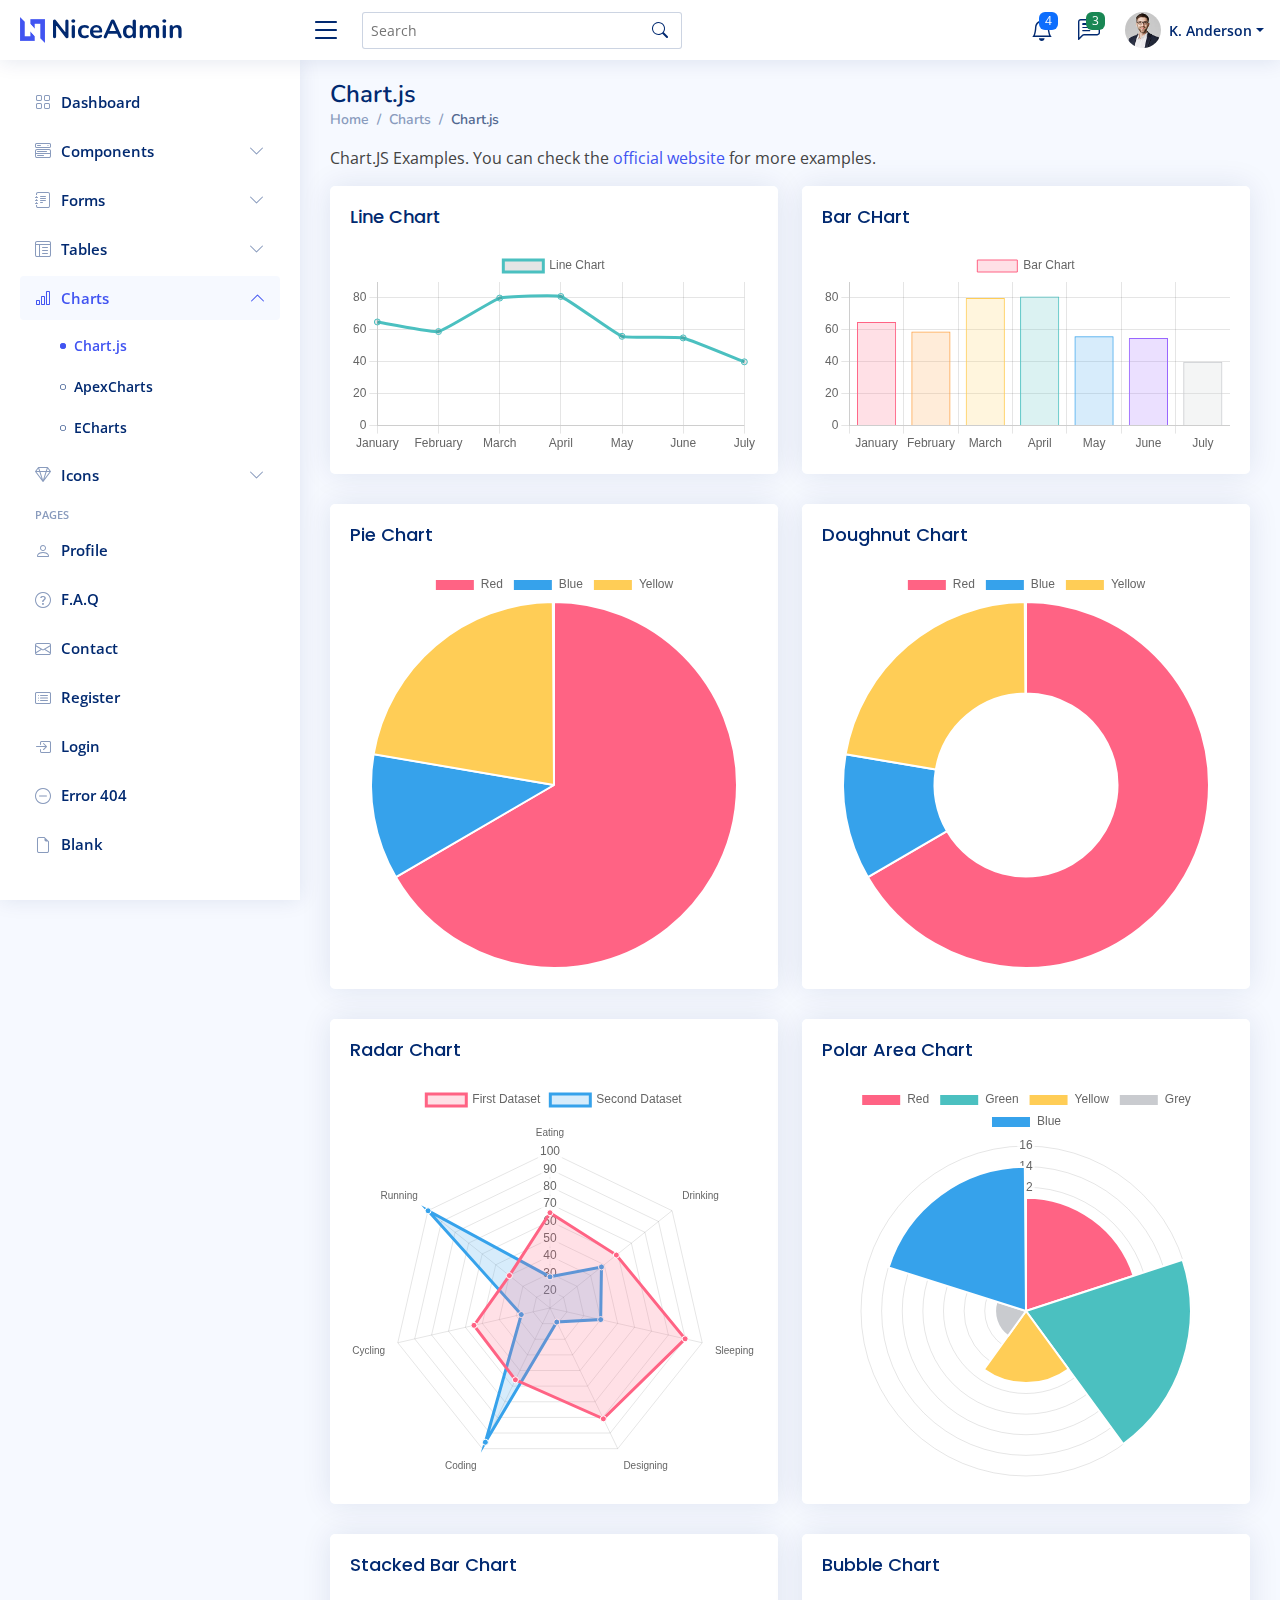
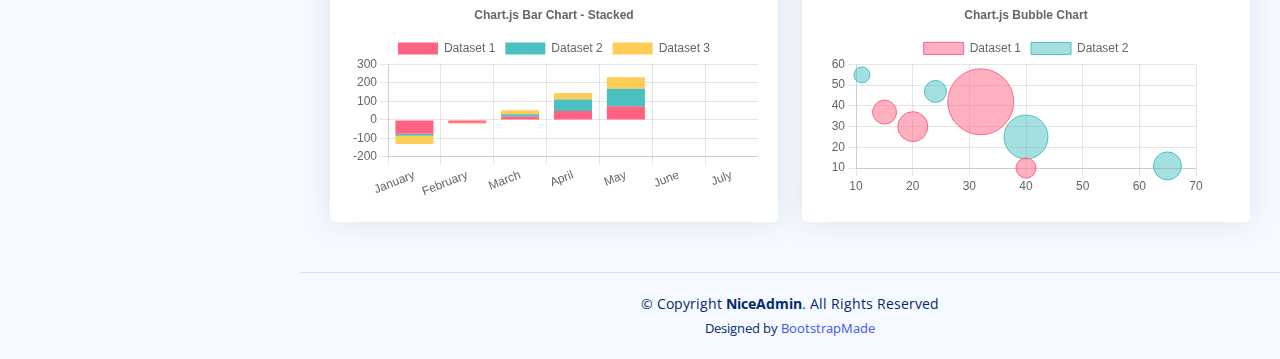
<file: NiceAdmin/charts-chartjs.html>
<!DOCTYPE html>
<html lang="en">

<head>
  <meta charset="utf-8">
  <meta content="width=device-width, initial-scale=1.0" name="viewport">

  <title>Charts / Chart.js - NiceAdmin Bootstrap Template</title>
  <meta content="" name="description">
  <meta content="" name="keywords">

  <!-- Favicons -->
  <link href="assets/img/favicon.png" rel="icon">
  <link href="assets/img/apple-touch-icon.png" rel="apple-touch-icon">

  <!-- Google Fonts -->
  <link href="https://fonts.gstatic.com" rel="preconnect">
  <link href="https://fonts.googleapis.com/css?family=Open+Sans:300,300i,400,400i,600,600i,700,700i|Nunito:300,300i,400,400i,600,600i,700,700i|Poppins:300,300i,400,400i,500,500i,600,600i,700,700i" rel="stylesheet">

  <!-- Vendor CSS Files -->
  <link href="assets/vendor/bootstrap/css/bootstrap.min.css" rel="stylesheet">
  <link href="assets/vendor/bootstrap-icons/bootstrap-icons.css" rel="stylesheet">
  <link href="assets/vendor/boxicons/css/boxicons.min.css" rel="stylesheet">
  <link href="assets/vendor/quill/quill.snow.css" rel="stylesheet">
  <link href="assets/vendor/quill/quill.bubble.css" rel="stylesheet">
  <link href="assets/vendor/remixicon/remixicon.css" rel="stylesheet">
  <link href="assets/vendor/simple-datatables/style.css" rel="stylesheet">

  <!-- Template Main CSS File -->
  <link href="assets/css/style.css" rel="stylesheet">

  <!-- =======================================================
  * Template Name: NiceAdmin
  * Template URL: https://bootstrapmade.com/nice-admin-bootstrap-admin-html-template/
  * Updated: Apr 20 2024 with Bootstrap v5.3.3
  * Author: BootstrapMade.com
  * License: https://bootstrapmade.com/license/
  ======================================================== -->
</head>

<body>

  <!-- ======= Header ======= -->
  <header id="header" class="header fixed-top d-flex align-items-center">

    <div class="d-flex align-items-center justify-content-between">
      <a href="index.html" class="logo d-flex align-items-center">
        <img src="assets/img/logo.png" alt="">
        <span class="d-none d-lg-block">NiceAdmin</span>
      </a>
      <i class="bi bi-list toggle-sidebar-btn"></i>
    </div><!-- End Logo -->

    <div class="search-bar">
      <form class="search-form d-flex align-items-center" method="POST" action="#">
        <input type="text" name="query" placeholder="Search" title="Enter search keyword">
        <button type="submit" title="Search"><i class="bi bi-search"></i></button>
      </form>
    </div><!-- End Search Bar -->

    <nav class="header-nav ms-auto">
      <ul class="d-flex align-items-center">

        <li class="nav-item d-block d-lg-none">
          <a class="nav-link nav-icon search-bar-toggle " href="#">
            <i class="bi bi-search"></i>
          </a>
        </li><!-- End Search Icon-->

        <li class="nav-item dropdown">

          <a class="nav-link nav-icon" href="#" data-bs-toggle="dropdown">
            <i class="bi bi-bell"></i>
            <span class="badge bg-primary badge-number">4</span>
          </a><!-- End Notification Icon -->

          <ul class="dropdown-menu dropdown-menu-end dropdown-menu-arrow notifications">
            <li class="dropdown-header">
              You have 4 new notifications
              <a href="#"><span class="badge rounded-pill bg-primary p-2 ms-2">View all</span></a>
            </li>
            <li>
              <hr class="dropdown-divider">
            </li>

            <li class="notification-item">
              <i class="bi bi-exclamation-circle text-warning"></i>
              <div>
                <h4>Lorem Ipsum</h4>
                <p>Quae dolorem earum veritatis oditseno</p>
                <p>30 min. ago</p>
              </div>
            </li>

            <li>
              <hr class="dropdown-divider">
            </li>

            <li class="notification-item">
              <i class="bi bi-x-circle text-danger"></i>
              <div>
                <h4>Atque rerum nesciunt</h4>
                <p>Quae dolorem earum veritatis oditseno</p>
                <p>1 hr. ago</p>
              </div>
            </li>

            <li>
              <hr class="dropdown-divider">
            </li>

            <li class="notification-item">
              <i class="bi bi-check-circle text-success"></i>
              <div>
                <h4>Sit rerum fuga</h4>
                <p>Quae dolorem earum veritatis oditseno</p>
                <p>2 hrs. ago</p>
              </div>
            </li>

            <li>
              <hr class="dropdown-divider">
            </li>

            <li class="notification-item">
              <i class="bi bi-info-circle text-primary"></i>
              <div>
                <h4>Dicta reprehenderit</h4>
                <p>Quae dolorem earum veritatis oditseno</p>
                <p>4 hrs. ago</p>
              </div>
            </li>

            <li>
              <hr class="dropdown-divider">
            </li>
            <li class="dropdown-footer">
              <a href="#">Show all notifications</a>
            </li>

          </ul><!-- End Notification Dropdown Items -->

        </li><!-- End Notification Nav -->

        <li class="nav-item dropdown">

          <a class="nav-link nav-icon" href="#" data-bs-toggle="dropdown">
            <i class="bi bi-chat-left-text"></i>
            <span class="badge bg-success badge-number">3</span>
          </a><!-- End Messages Icon -->

          <ul class="dropdown-menu dropdown-menu-end dropdown-menu-arrow messages">
            <li class="dropdown-header">
              You have 3 new messages
              <a href="#"><span class="badge rounded-pill bg-primary p-2 ms-2">View all</span></a>
            </li>
            <li>
              <hr class="dropdown-divider">
            </li>

            <li class="message-item">
              <a href="#">
                <img src="assets/img/messages-1.jpg" alt="" class="rounded-circle">
                <div>
                  <h4>Maria Hudson</h4>
                  <p>Velit asperiores et ducimus soluta repudiandae labore officia est ut...</p>
                  <p>4 hrs. ago</p>
                </div>
              </a>
            </li>
            <li>
              <hr class="dropdown-divider">
            </li>

            <li class="message-item">
              <a href="#">
                <img src="assets/img/messages-2.jpg" alt="" class="rounded-circle">
                <div>
                  <h4>Anna Nelson</h4>
                  <p>Velit asperiores et ducimus soluta repudiandae labore officia est ut...</p>
                  <p>6 hrs. ago</p>
                </div>
              </a>
            </li>
            <li>
              <hr class="dropdown-divider">
            </li>

            <li class="message-item">
              <a href="#">
                <img src="assets/img/messages-3.jpg" alt="" class="rounded-circle">
                <div>
                  <h4>David Muldon</h4>
                  <p>Velit asperiores et ducimus soluta repudiandae labore officia est ut...</p>
                  <p>8 hrs. ago</p>
                </div>
              </a>
            </li>
            <li>
              <hr class="dropdown-divider">
            </li>

            <li class="dropdown-footer">
              <a href="#">Show all messages</a>
            </li>

          </ul><!-- End Messages Dropdown Items -->

        </li><!-- End Messages Nav -->

        <li class="nav-item dropdown pe-3">

          <a class="nav-link nav-profile d-flex align-items-center pe-0" href="#" data-bs-toggle="dropdown">
            <img src="assets/img/profile-img.jpg" alt="Profile" class="rounded-circle">
            <span class="d-none d-md-block dropdown-toggle ps-2">K. Anderson</span>
          </a><!-- End Profile Iamge Icon -->

          <ul class="dropdown-menu dropdown-menu-end dropdown-menu-arrow profile">
            <li class="dropdown-header">
              <h6>Kevin Anderson</h6>
              <span>Web Designer</span>
            </li>
            <li>
              <hr class="dropdown-divider">
            </li>

            <li>
              <a class="dropdown-item d-flex align-items-center" href="users-profile.html">
                <i class="bi bi-person"></i>
                <span>My Profile</span>
              </a>
            </li>
            <li>
              <hr class="dropdown-divider">
            </li>

            <li>
              <a class="dropdown-item d-flex align-items-center" href="users-profile.html">
                <i class="bi bi-gear"></i>
                <span>Account Settings</span>
              </a>
            </li>
            <li>
              <hr class="dropdown-divider">
            </li>

            <li>
              <a class="dropdown-item d-flex align-items-center" href="pages-faq.html">
                <i class="bi bi-question-circle"></i>
                <span>Need Help?</span>
              </a>
            </li>
            <li>
              <hr class="dropdown-divider">
            </li>

            <li>
              <a class="dropdown-item d-flex align-items-center" href="#">
                <i class="bi bi-box-arrow-right"></i>
                <span>Sign Out</span>
              </a>
            </li>

          </ul><!-- End Profile Dropdown Items -->
        </li><!-- End Profile Nav -->

      </ul>
    </nav><!-- End Icons Navigation -->

  </header><!-- End Header -->

  <!-- ======= Sidebar ======= -->
  <aside id="sidebar" class="sidebar">

    <ul class="sidebar-nav" id="sidebar-nav">

      <li class="nav-item">
        <a class="nav-link collapsed" href="index.html">
          <i class="bi bi-grid"></i>
          <span>Dashboard</span>
        </a>
      </li><!-- End Dashboard Nav -->

      <li class="nav-item">
        <a class="nav-link collapsed" data-bs-target="#components-nav" data-bs-toggle="collapse" href="#">
          <i class="bi bi-menu-button-wide"></i><span>Components</span><i class="bi bi-chevron-down ms-auto"></i>
        </a>
        <ul id="components-nav" class="nav-content collapse " data-bs-parent="#sidebar-nav">
          <li>
            <a href="components-alerts.html">
              <i class="bi bi-circle"></i><span>Alerts</span>
            </a>
          </li>
          <li>
            <a href="components-accordion.html">
              <i class="bi bi-circle"></i><span>Accordion</span>
            </a>
          </li>
          <li>
            <a href="components-badges.html">
              <i class="bi bi-circle"></i><span>Badges</span>
            </a>
          </li>
          <li>
            <a href="components-breadcrumbs.html">
              <i class="bi bi-circle"></i><span>Breadcrumbs</span>
            </a>
          </li>
          <li>
            <a href="components-buttons.html">
              <i class="bi bi-circle"></i><span>Buttons</span>
            </a>
          </li>
          <li>
            <a href="components-cards.html">
              <i class="bi bi-circle"></i><span>Cards</span>
            </a>
          </li>
          <li>
            <a href="components-carousel.html">
              <i class="bi bi-circle"></i><span>Carousel</span>
            </a>
          </li>
          <li>
            <a href="components-list-group.html">
              <i class="bi bi-circle"></i><span>List group</span>
            </a>
          </li>
          <li>
            <a href="components-modal.html">
              <i class="bi bi-circle"></i><span>Modal</span>
            </a>
          </li>
          <li>
            <a href="components-tabs.html">
              <i class="bi bi-circle"></i><span>Tabs</span>
            </a>
          </li>
          <li>
            <a href="components-pagination.html">
              <i class="bi bi-circle"></i><span>Pagination</span>
            </a>
          </li>
          <li>
            <a href="components-progress.html">
              <i class="bi bi-circle"></i><span>Progress</span>
            </a>
          </li>
          <li>
            <a href="components-spinners.html">
              <i class="bi bi-circle"></i><span>Spinners</span>
            </a>
          </li>
          <li>
            <a href="components-tooltips.html">
              <i class="bi bi-circle"></i><span>Tooltips</span>
            </a>
          </li>
        </ul>
      </li><!-- End Components Nav -->

      <li class="nav-item">
        <a class="nav-link collapsed" data-bs-target="#forms-nav" data-bs-toggle="collapse" href="#">
          <i class="bi bi-journal-text"></i><span>Forms</span><i class="bi bi-chevron-down ms-auto"></i>
        </a>
        <ul id="forms-nav" class="nav-content collapse " data-bs-parent="#sidebar-nav">
          <li>
            <a href="forms-elements.html">
              <i class="bi bi-circle"></i><span>Form Elements</span>
            </a>
          </li>
          <li>
            <a href="forms-layouts.html">
              <i class="bi bi-circle"></i><span>Form Layouts</span>
            </a>
          </li>
          <li>
            <a href="forms-editors.html">
              <i class="bi bi-circle"></i><span>Form Editors</span>
            </a>
          </li>
          <li>
            <a href="forms-validation.html">
              <i class="bi bi-circle"></i><span>Form Validation</span>
            </a>
          </li>
        </ul>
      </li><!-- End Forms Nav -->

      <li class="nav-item">
        <a class="nav-link collapsed" data-bs-target="#tables-nav" data-bs-toggle="collapse" href="#">
          <i class="bi bi-layout-text-window-reverse"></i><span>Tables</span><i class="bi bi-chevron-down ms-auto"></i>
        </a>
        <ul id="tables-nav" class="nav-content collapse " data-bs-parent="#sidebar-nav">
          <li>
            <a href="tables-general.html">
              <i class="bi bi-circle"></i><span>General Tables</span>
            </a>
          </li>
          <li>
            <a href="tables-data.html">
              <i class="bi bi-circle"></i><span>Data Tables</span>
            </a>
          </li>
        </ul>
      </li><!-- End Tables Nav -->

      <li class="nav-item">
        <a class="nav-link " data-bs-target="#charts-nav" data-bs-toggle="collapse" href="#">
          <i class="bi bi-bar-chart"></i><span>Charts</span><i class="bi bi-chevron-down ms-auto"></i>
        </a>
        <ul id="charts-nav" class="nav-content collapse show" data-bs-parent="#sidebar-nav">
          <li>
            <a href="charts-chartjs.html" class="active">
              <i class="bi bi-circle"></i><span>Chart.js</span>
            </a>
          </li>
          <li>
            <a href="charts-apexcharts.html">
              <i class="bi bi-circle"></i><span>ApexCharts</span>
            </a>
          </li>
          <li>
            <a href="charts-echarts.html">
              <i class="bi bi-circle"></i><span>ECharts</span>
            </a>
          </li>
        </ul>
      </li><!-- End Charts Nav -->

      <li class="nav-item">
        <a class="nav-link collapsed" data-bs-target="#icons-nav" data-bs-toggle="collapse" href="#">
          <i class="bi bi-gem"></i><span>Icons</span><i class="bi bi-chevron-down ms-auto"></i>
        </a>
        <ul id="icons-nav" class="nav-content collapse " data-bs-parent="#sidebar-nav">
          <li>
            <a href="icons-bootstrap.html">
              <i class="bi bi-circle"></i><span>Bootstrap Icons</span>
            </a>
          </li>
          <li>
            <a href="icons-remix.html">
              <i class="bi bi-circle"></i><span>Remix Icons</span>
            </a>
          </li>
          <li>
            <a href="icons-boxicons.html">
              <i class="bi bi-circle"></i><span>Boxicons</span>
            </a>
          </li>
        </ul>
      </li><!-- End Icons Nav -->

      <li class="nav-heading">Pages</li>

      <li class="nav-item">
        <a class="nav-link collapsed" href="users-profile.html">
          <i class="bi bi-person"></i>
          <span>Profile</span>
        </a>
      </li><!-- End Profile Page Nav -->

      <li class="nav-item">
        <a class="nav-link collapsed" href="pages-faq.html">
          <i class="bi bi-question-circle"></i>
          <span>F.A.Q</span>
        </a>
      </li><!-- End F.A.Q Page Nav -->

      <li class="nav-item">
        <a class="nav-link collapsed" href="pages-contact.html">
          <i class="bi bi-envelope"></i>
          <span>Contact</span>
        </a>
      </li><!-- End Contact Page Nav -->

      <li class="nav-item">
        <a class="nav-link collapsed" href="pages-register.html">
          <i class="bi bi-card-list"></i>
          <span>Register</span>
        </a>
      </li><!-- End Register Page Nav -->

      <li class="nav-item">
        <a class="nav-link collapsed" href="pages-login.html">
          <i class="bi bi-box-arrow-in-right"></i>
          <span>Login</span>
        </a>
      </li><!-- End Login Page Nav -->

      <li class="nav-item">
        <a class="nav-link collapsed" href="pages-error-404.html">
          <i class="bi bi-dash-circle"></i>
          <span>Error 404</span>
        </a>
      </li><!-- End Error 404 Page Nav -->

      <li class="nav-item">
        <a class="nav-link collapsed" href="pages-blank.html">
          <i class="bi bi-file-earmark"></i>
          <span>Blank</span>
        </a>
      </li><!-- End Blank Page Nav -->

    </ul>

  </aside><!-- End Sidebar-->

  <main id="main" class="main">

    <div class="pagetitle">
      <h1>Chart.js</h1>
      <nav>
        <ol class="breadcrumb">
          <li class="breadcrumb-item"><a href="index.html">Home</a></li>
          <li class="breadcrumb-item">Charts</li>
          <li class="breadcrumb-item active">Chart.js</li>
        </ol>
      </nav>
    </div><!-- End Page Title -->

    <p>Chart.JS Examples. You can check the <a href="https://www.chartjs.org/docs/latest/samples/" target="_blank">official website</a> for more examples.</p>

    <section class="section">
      <div class="row">

        <div class="col-lg-6">
          <div class="card">
            <div class="card-body">
              <h5 class="card-title">Line Chart</h5>

              <!-- Line Chart -->
              <canvas id="lineChart" style="max-height: 400px;"></canvas>
              <script>
                document.addEventListener("DOMContentLoaded", () => {
                  new Chart(document.querySelector('#lineChart'), {
                    type: 'line',
                    data: {
                      labels: ['January', 'February', 'March', 'April', 'May', 'June', 'July'],
                      datasets: [{
                        label: 'Line Chart',
                        data: [65, 59, 80, 81, 56, 55, 40],
                        fill: false,
                        borderColor: 'rgb(75, 192, 192)',
                        tension: 0.1
                      }]
                    },
                    options: {
                      scales: {
                        y: {
                          beginAtZero: true
                        }
                      }
                    }
                  });
                });
              </script>
              <!-- End Line CHart -->

            </div>
          </div>
        </div>

        <div class="col-lg-6">
          <div class="card">
            <div class="card-body">
              <h5 class="card-title">Bar CHart</h5>

              <!-- Bar Chart -->
              <canvas id="barChart" style="max-height: 400px;"></canvas>
              <script>
                document.addEventListener("DOMContentLoaded", () => {
                  new Chart(document.querySelector('#barChart'), {
                    type: 'bar',
                    data: {
                      labels: ['January', 'February', 'March', 'April', 'May', 'June', 'July'],
                      datasets: [{
                        label: 'Bar Chart',
                        data: [65, 59, 80, 81, 56, 55, 40],
                        backgroundColor: [
                          'rgba(255, 99, 132, 0.2)',
                          'rgba(255, 159, 64, 0.2)',
                          'rgba(255, 205, 86, 0.2)',
                          'rgba(75, 192, 192, 0.2)',
                          'rgba(54, 162, 235, 0.2)',
                          'rgba(153, 102, 255, 0.2)',
                          'rgba(201, 203, 207, 0.2)'
                        ],
                        borderColor: [
                          'rgb(255, 99, 132)',
                          'rgb(255, 159, 64)',
                          'rgb(255, 205, 86)',
                          'rgb(75, 192, 192)',
                          'rgb(54, 162, 235)',
                          'rgb(153, 102, 255)',
                          'rgb(201, 203, 207)'
                        ],
                        borderWidth: 1
                      }]
                    },
                    options: {
                      scales: {
                        y: {
                          beginAtZero: true
                        }
                      }
                    }
                  });
                });
              </script>
              <!-- End Bar CHart -->

            </div>
          </div>
        </div>

        <div class="col-lg-6">
          <div class="card">
            <div class="card-body">
              <h5 class="card-title">Pie Chart</h5>

              <!-- Pie Chart -->
              <canvas id="pieChart" style="max-height: 400px;"></canvas>
              <script>
                document.addEventListener("DOMContentLoaded", () => {
                  new Chart(document.querySelector('#pieChart'), {
                    type: 'pie',
                    data: {
                      labels: [
                        'Red',
                        'Blue',
                        'Yellow'
                      ],
                      datasets: [{
                        label: 'My First Dataset',
                        data: [300, 50, 100],
                        backgroundColor: [
                          'rgb(255, 99, 132)',
                          'rgb(54, 162, 235)',
                          'rgb(255, 205, 86)'
                        ],
                        hoverOffset: 4
                      }]
                    }
                  });
                });
              </script>
              <!-- End Pie CHart -->

            </div>
          </div>
        </div>

        <div class="col-lg-6">
          <div class="card">
            <div class="card-body">
              <h5 class="card-title">Doughnut Chart</h5>

              <!-- Doughnut Chart -->
              <canvas id="doughnutChart" style="max-height: 400px;"></canvas>
              <script>
                document.addEventListener("DOMContentLoaded", () => {
                  new Chart(document.querySelector('#doughnutChart'), {
                    type: 'doughnut',
                    data: {
                      labels: [
                        'Red',
                        'Blue',
                        'Yellow'
                      ],
                      datasets: [{
                        label: 'My First Dataset',
                        data: [300, 50, 100],
                        backgroundColor: [
                          'rgb(255, 99, 132)',
                          'rgb(54, 162, 235)',
                          'rgb(255, 205, 86)'
                        ],
                        hoverOffset: 4
                      }]
                    }
                  });
                });
              </script>
              <!-- End Doughnut CHart -->

            </div>
          </div>
        </div>

        <div class="col-lg-6">
          <div class="card">
            <div class="card-body">
              <h5 class="card-title">Radar Chart</h5>

              <!-- Radar Chart -->
              <canvas id="radarChart" style="max-height: 400px;"></canvas>
              <script>
                document.addEventListener("DOMContentLoaded", () => {
                  new Chart(document.querySelector('#radarChart'), {
                    type: 'radar',
                    data: {
                      labels: [
                        'Eating',
                        'Drinking',
                        'Sleeping',
                        'Designing',
                        'Coding',
                        'Cycling',
                        'Running'
                      ],
                      datasets: [{
                        label: 'First Dataset',
                        data: [65, 59, 90, 81, 56, 55, 40],
                        fill: true,
                        backgroundColor: 'rgba(255, 99, 132, 0.2)',
                        borderColor: 'rgb(255, 99, 132)',
                        pointBackgroundColor: 'rgb(255, 99, 132)',
                        pointBorderColor: '#fff',
                        pointHoverBackgroundColor: '#fff',
                        pointHoverBorderColor: 'rgb(255, 99, 132)'
                      }, {
                        label: 'Second Dataset',
                        data: [28, 48, 40, 19, 96, 27, 100],
                        fill: true,
                        backgroundColor: 'rgba(54, 162, 235, 0.2)',
                        borderColor: 'rgb(54, 162, 235)',
                        pointBackgroundColor: 'rgb(54, 162, 235)',
                        pointBorderColor: '#fff',
                        pointHoverBackgroundColor: '#fff',
                        pointHoverBorderColor: 'rgb(54, 162, 235)'
                      }]
                    },
                    options: {
                      elements: {
                        line: {
                          borderWidth: 3
                        }
                      }
                    }
                  });
                });
              </script>
              <!-- End Radar CHart -->

            </div>
          </div>
        </div>

        <div class="col-lg-6">
          <div class="card">
            <div class="card-body">
              <h5 class="card-title">Polar Area Chart</h5>

              <!-- Polar Area Chart -->
              <canvas id="polarAreaChart" style="max-height: 400px;"></canvas>
              <script>
                document.addEventListener("DOMContentLoaded", () => {
                  new Chart(document.querySelector('#polarAreaChart'), {
                    type: 'polarArea',
                    data: {
                      labels: [
                        'Red',
                        'Green',
                        'Yellow',
                        'Grey',
                        'Blue'
                      ],
                      datasets: [{
                        label: 'My First Dataset',
                        data: [11, 16, 7, 3, 14],
                        backgroundColor: [
                          'rgb(255, 99, 132)',
                          'rgb(75, 192, 192)',
                          'rgb(255, 205, 86)',
                          'rgb(201, 203, 207)',
                          'rgb(54, 162, 235)'
                        ]
                      }]
                    }
                  });
                });
              </script>
              <!-- End Polar Area Chart -->

            </div>
          </div>
        </div>

        <div class="col-lg-6">
          <div class="card">
            <div class="card-body">
              <h5 class="card-title">Stacked Bar Chart</h5>

              <!-- Stacked Bar Chart -->
              <canvas id="stakedBarChart" style="max-height: 400px;"></canvas>
              <script>
                document.addEventListener("DOMContentLoaded", () => {
                  new Chart(document.querySelector('#stakedBarChart'), {
                    type: 'bar',
                    data: {
                      labels: ['January', 'February', 'March', 'April', 'May', 'June', 'July'],
                      datasets: [{
                          label: 'Dataset 1',
                          data: [-75, -15, 18, 48, 74],
                          backgroundColor: 'rgb(255, 99, 132)',
                        },
                        {
                          label: 'Dataset 2',
                          data: [-11, -1, 12, 62, 95],
                          backgroundColor: 'rgb(75, 192, 192)',
                        },
                        {
                          label: 'Dataset 3',
                          data: [-44, -5, 22, 35, 62],
                          backgroundColor: 'rgb(255, 205, 86)',
                        },
                      ]
                    },
                    options: {
                      plugins: {
                        title: {
                          display: true,
                          text: 'Chart.js Bar Chart - Stacked'
                        },
                      },
                      responsive: true,
                      scales: {
                        x: {
                          stacked: true,
                        },
                        y: {
                          stacked: true
                        }
                      }
                    }
                  });
                });
              </script>
              <!-- End Stacked Bar Chart -->

            </div>
          </div>
        </div>

        <div class="col-lg-6">
          <div class="card">
            <div class="card-body">
              <h5 class="card-title">Bubble Chart</h5>

              <!-- Bubble Chart -->
              <canvas id="bubbleChart" style="max-height: 400px;"></canvas>
              <script>
                document.addEventListener("DOMContentLoaded", () => {
                  new Chart(document.querySelector('#bubbleChart'), {
                    type: 'bubble',
                    data: {
                      labels: ['January', 'February', 'March', 'April', 'May', 'June', 'July'],
                      datasets: [{
                          label: 'Dataset 1',
                          data: [{
                              x: 20,
                              y: 30,
                              r: 15
                            },
                            {
                              x: 40,
                              y: 10,
                              r: 10
                            },
                            {
                              x: 15,
                              y: 37,
                              r: 12
                            },
                            {
                              x: 32,
                              y: 42,
                              r: 33
                            }
                          ],
                          borderColor: 'rgb(255, 99, 132)',
                          backgroundColor: 'rgba(255, 99, 132, 0.5)'
                        },
                        {
                          label: 'Dataset 2',
                          data: [{
                              x: 40,
                              y: 25,
                              r: 22
                            },
                            {
                              x: 24,
                              y: 47,
                              r: 11
                            },
                            {
                              x: 65,
                              y: 11,
                              r: 14
                            },
                            {
                              x: 11,
                              y: 55,
                              r: 8
                            }
                          ],
                          borderColor: 'rgb(75, 192, 192)',
                          backgroundColor: 'rgba(75, 192, 192, 0.5)'
                        }
                      ]
                    },
                    options: {
                      responsive: true,
                      plugins: {
                        legend: {
                          position: 'top',
                        },
                        title: {
                          display: true,
                          text: 'Chart.js Bubble Chart'
                        }
                      }
                    }
                  });
                });
              </script>
              <!-- End Bubble Chart -->

            </div>
          </div>
        </div>

      </div>
    </section>

  </main><!-- End #main -->

  <!-- ======= Footer ======= -->
  <footer id="footer" class="footer">
    <div class="copyright">
      &copy; Copyright <strong><span>NiceAdmin</span></strong>. All Rights Reserved
    </div>
    <div class="credits">
      <!-- All the links in the footer should remain intact. -->
      <!-- You can delete the links only if you purchased the pro version. -->
      <!-- Licensing information: https://bootstrapmade.com/license/ -->
      <!-- Purchase the pro version with working PHP/AJAX contact form: https://bootstrapmade.com/nice-admin-bootstrap-admin-html-template/ -->
      Designed by <a href="https://bootstrapmade.com/">BootstrapMade</a>
    </div>
  </footer><!-- End Footer -->

  <a href="#" class="back-to-top d-flex align-items-center justify-content-center"><i class="bi bi-arrow-up-short"></i></a>

  <!-- Vendor JS Files -->
  <script src="assets/vendor/apexcharts/apexcharts.min.js"></script>
  <script src="assets/vendor/bootstrap/js/bootstrap.bundle.min.js"></script>
  <script src="assets/vendor/chart.js/chart.umd.js"></script>
  <script src="assets/vendor/echarts/echarts.min.js"></script>
  <script src="assets/vendor/quill/quill.js"></script>
  <script src="assets/vendor/simple-datatables/simple-datatables.js"></script>
  <script src="assets/vendor/tinymce/tinymce.min.js"></script>
  <script src="assets/vendor/php-email-form/validate.js"></script>

  <!-- Template Main JS File -->
  <script src="assets/js/main.js"></script>

</body>

</html>
</file>
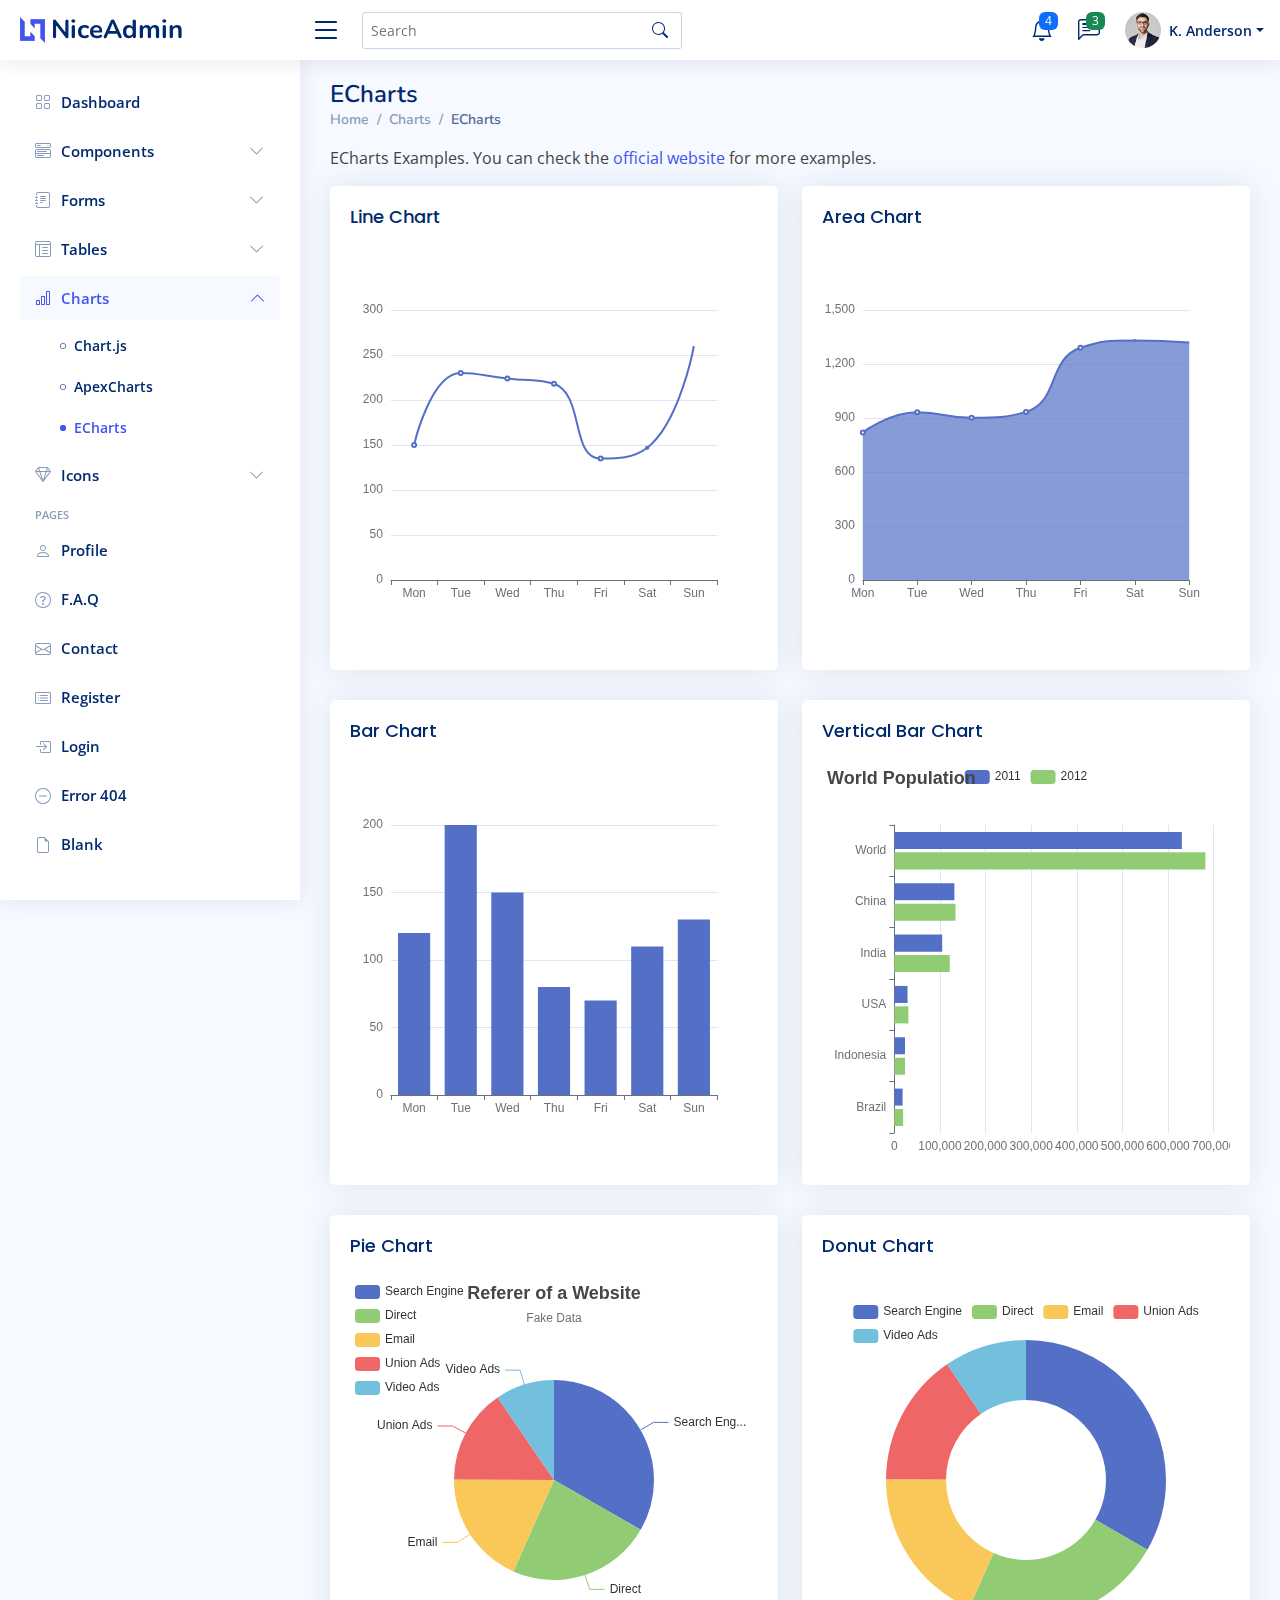
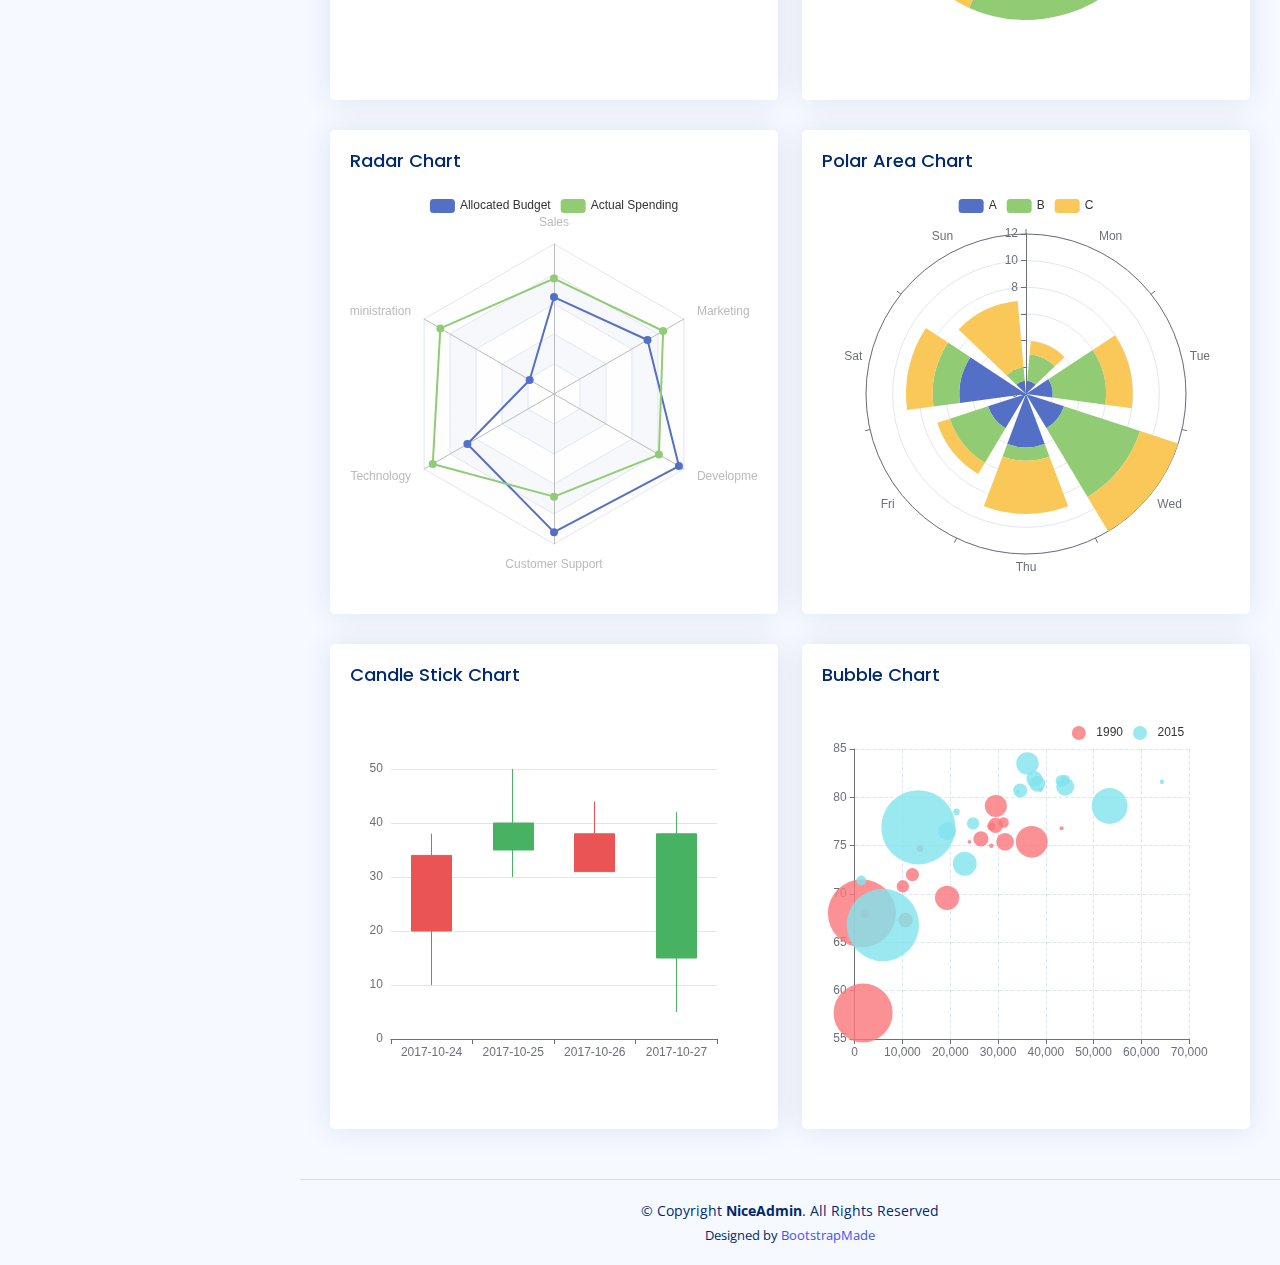
<file: NiceAdmin/charts-echarts.html>
<!DOCTYPE html>
<html lang="en">

<head>
  <meta charset="utf-8">
  <meta content="width=device-width, initial-scale=1.0" name="viewport">

  <title>Charts / ECharts - NiceAdmin Bootstrap Template</title>
  <meta content="" name="description">
  <meta content="" name="keywords">

  <!-- Favicons -->
  <link href="assets/img/favicon.png" rel="icon">
  <link href="assets/img/apple-touch-icon.png" rel="apple-touch-icon">

  <!-- Google Fonts -->
  <link href="https://fonts.gstatic.com" rel="preconnect">
  <link href="https://fonts.googleapis.com/css?family=Open+Sans:300,300i,400,400i,600,600i,700,700i|Nunito:300,300i,400,400i,600,600i,700,700i|Poppins:300,300i,400,400i,500,500i,600,600i,700,700i" rel="stylesheet">

  <!-- Vendor CSS Files -->
  <link href="assets/vendor/bootstrap/css/bootstrap.min.css" rel="stylesheet">
  <link href="assets/vendor/bootstrap-icons/bootstrap-icons.css" rel="stylesheet">
  <link href="assets/vendor/boxicons/css/boxicons.min.css" rel="stylesheet">
  <link href="assets/vendor/quill/quill.snow.css" rel="stylesheet">
  <link href="assets/vendor/quill/quill.bubble.css" rel="stylesheet">
  <link href="assets/vendor/remixicon/remixicon.css" rel="stylesheet">
  <link href="assets/vendor/simple-datatables/style.css" rel="stylesheet">

  <!-- Template Main CSS File -->
  <link href="assets/css/style.css" rel="stylesheet">

  <!-- =======================================================
  * Template Name: NiceAdmin
  * Template URL: https://bootstrapmade.com/nice-admin-bootstrap-admin-html-template/
  * Updated: Apr 20 2024 with Bootstrap v5.3.3
  * Author: BootstrapMade.com
  * License: https://bootstrapmade.com/license/
  ======================================================== -->
</head>

<body>

  <!-- ======= Header ======= -->
  <header id="header" class="header fixed-top d-flex align-items-center">

    <div class="d-flex align-items-center justify-content-between">
      <a href="index.html" class="logo d-flex align-items-center">
        <img src="assets/img/logo.png" alt="">
        <span class="d-none d-lg-block">NiceAdmin</span>
      </a>
      <i class="bi bi-list toggle-sidebar-btn"></i>
    </div><!-- End Logo -->

    <div class="search-bar">
      <form class="search-form d-flex align-items-center" method="POST" action="#">
        <input type="text" name="query" placeholder="Search" title="Enter search keyword">
        <button type="submit" title="Search"><i class="bi bi-search"></i></button>
      </form>
    </div><!-- End Search Bar -->

    <nav class="header-nav ms-auto">
      <ul class="d-flex align-items-center">

        <li class="nav-item d-block d-lg-none">
          <a class="nav-link nav-icon search-bar-toggle " href="#">
            <i class="bi bi-search"></i>
          </a>
        </li><!-- End Search Icon-->

        <li class="nav-item dropdown">

          <a class="nav-link nav-icon" href="#" data-bs-toggle="dropdown">
            <i class="bi bi-bell"></i>
            <span class="badge bg-primary badge-number">4</span>
          </a><!-- End Notification Icon -->

          <ul class="dropdown-menu dropdown-menu-end dropdown-menu-arrow notifications">
            <li class="dropdown-header">
              You have 4 new notifications
              <a href="#"><span class="badge rounded-pill bg-primary p-2 ms-2">View all</span></a>
            </li>
            <li>
              <hr class="dropdown-divider">
            </li>

            <li class="notification-item">
              <i class="bi bi-exclamation-circle text-warning"></i>
              <div>
                <h4>Lorem Ipsum</h4>
                <p>Quae dolorem earum veritatis oditseno</p>
                <p>30 min. ago</p>
              </div>
            </li>

            <li>
              <hr class="dropdown-divider">
            </li>

            <li class="notification-item">
              <i class="bi bi-x-circle text-danger"></i>
              <div>
                <h4>Atque rerum nesciunt</h4>
                <p>Quae dolorem earum veritatis oditseno</p>
                <p>1 hr. ago</p>
              </div>
            </li>

            <li>
              <hr class="dropdown-divider">
            </li>

            <li class="notification-item">
              <i class="bi bi-check-circle text-success"></i>
              <div>
                <h4>Sit rerum fuga</h4>
                <p>Quae dolorem earum veritatis oditseno</p>
                <p>2 hrs. ago</p>
              </div>
            </li>

            <li>
              <hr class="dropdown-divider">
            </li>

            <li class="notification-item">
              <i class="bi bi-info-circle text-primary"></i>
              <div>
                <h4>Dicta reprehenderit</h4>
                <p>Quae dolorem earum veritatis oditseno</p>
                <p>4 hrs. ago</p>
              </div>
            </li>

            <li>
              <hr class="dropdown-divider">
            </li>
            <li class="dropdown-footer">
              <a href="#">Show all notifications</a>
            </li>

          </ul><!-- End Notification Dropdown Items -->

        </li><!-- End Notification Nav -->

        <li class="nav-item dropdown">

          <a class="nav-link nav-icon" href="#" data-bs-toggle="dropdown">
            <i class="bi bi-chat-left-text"></i>
            <span class="badge bg-success badge-number">3</span>
          </a><!-- End Messages Icon -->

          <ul class="dropdown-menu dropdown-menu-end dropdown-menu-arrow messages">
            <li class="dropdown-header">
              You have 3 new messages
              <a href="#"><span class="badge rounded-pill bg-primary p-2 ms-2">View all</span></a>
            </li>
            <li>
              <hr class="dropdown-divider">
            </li>

            <li class="message-item">
              <a href="#">
                <img src="assets/img/messages-1.jpg" alt="" class="rounded-circle">
                <div>
                  <h4>Maria Hudson</h4>
                  <p>Velit asperiores et ducimus soluta repudiandae labore officia est ut...</p>
                  <p>4 hrs. ago</p>
                </div>
              </a>
            </li>
            <li>
              <hr class="dropdown-divider">
            </li>

            <li class="message-item">
              <a href="#">
                <img src="assets/img/messages-2.jpg" alt="" class="rounded-circle">
                <div>
                  <h4>Anna Nelson</h4>
                  <p>Velit asperiores et ducimus soluta repudiandae labore officia est ut...</p>
                  <p>6 hrs. ago</p>
                </div>
              </a>
            </li>
            <li>
              <hr class="dropdown-divider">
            </li>

            <li class="message-item">
              <a href="#">
                <img src="assets/img/messages-3.jpg" alt="" class="rounded-circle">
                <div>
                  <h4>David Muldon</h4>
                  <p>Velit asperiores et ducimus soluta repudiandae labore officia est ut...</p>
                  <p>8 hrs. ago</p>
                </div>
              </a>
            </li>
            <li>
              <hr class="dropdown-divider">
            </li>

            <li class="dropdown-footer">
              <a href="#">Show all messages</a>
            </li>

          </ul><!-- End Messages Dropdown Items -->

        </li><!-- End Messages Nav -->

        <li class="nav-item dropdown pe-3">

          <a class="nav-link nav-profile d-flex align-items-center pe-0" href="#" data-bs-toggle="dropdown">
            <img src="assets/img/profile-img.jpg" alt="Profile" class="rounded-circle">
            <span class="d-none d-md-block dropdown-toggle ps-2">K. Anderson</span>
          </a><!-- End Profile Iamge Icon -->

          <ul class="dropdown-menu dropdown-menu-end dropdown-menu-arrow profile">
            <li class="dropdown-header">
              <h6>Kevin Anderson</h6>
              <span>Web Designer</span>
            </li>
            <li>
              <hr class="dropdown-divider">
            </li>

            <li>
              <a class="dropdown-item d-flex align-items-center" href="users-profile.html">
                <i class="bi bi-person"></i>
                <span>My Profile</span>
              </a>
            </li>
            <li>
              <hr class="dropdown-divider">
            </li>

            <li>
              <a class="dropdown-item d-flex align-items-center" href="users-profile.html">
                <i class="bi bi-gear"></i>
                <span>Account Settings</span>
              </a>
            </li>
            <li>
              <hr class="dropdown-divider">
            </li>

            <li>
              <a class="dropdown-item d-flex align-items-center" href="pages-faq.html">
                <i class="bi bi-question-circle"></i>
                <span>Need Help?</span>
              </a>
            </li>
            <li>
              <hr class="dropdown-divider">
            </li>

            <li>
              <a class="dropdown-item d-flex align-items-center" href="#">
                <i class="bi bi-box-arrow-right"></i>
                <span>Sign Out</span>
              </a>
            </li>

          </ul><!-- End Profile Dropdown Items -->
        </li><!-- End Profile Nav -->

      </ul>
    </nav><!-- End Icons Navigation -->

  </header><!-- End Header -->

  <!-- ======= Sidebar ======= -->
  <aside id="sidebar" class="sidebar">

    <ul class="sidebar-nav" id="sidebar-nav">

      <li class="nav-item">
        <a class="nav-link collapsed" href="index.html">
          <i class="bi bi-grid"></i>
          <span>Dashboard</span>
        </a>
      </li><!-- End Dashboard Nav -->

      <li class="nav-item">
        <a class="nav-link collapsed" data-bs-target="#components-nav" data-bs-toggle="collapse" href="#">
          <i class="bi bi-menu-button-wide"></i><span>Components</span><i class="bi bi-chevron-down ms-auto"></i>
        </a>
        <ul id="components-nav" class="nav-content collapse " data-bs-parent="#sidebar-nav">
          <li>
            <a href="components-alerts.html">
              <i class="bi bi-circle"></i><span>Alerts</span>
            </a>
          </li>
          <li>
            <a href="components-accordion.html">
              <i class="bi bi-circle"></i><span>Accordion</span>
            </a>
          </li>
          <li>
            <a href="components-badges.html">
              <i class="bi bi-circle"></i><span>Badges</span>
            </a>
          </li>
          <li>
            <a href="components-breadcrumbs.html">
              <i class="bi bi-circle"></i><span>Breadcrumbs</span>
            </a>
          </li>
          <li>
            <a href="components-buttons.html">
              <i class="bi bi-circle"></i><span>Buttons</span>
            </a>
          </li>
          <li>
            <a href="components-cards.html">
              <i class="bi bi-circle"></i><span>Cards</span>
            </a>
          </li>
          <li>
            <a href="components-carousel.html">
              <i class="bi bi-circle"></i><span>Carousel</span>
            </a>
          </li>
          <li>
            <a href="components-list-group.html">
              <i class="bi bi-circle"></i><span>List group</span>
            </a>
          </li>
          <li>
            <a href="components-modal.html">
              <i class="bi bi-circle"></i><span>Modal</span>
            </a>
          </li>
          <li>
            <a href="components-tabs.html">
              <i class="bi bi-circle"></i><span>Tabs</span>
            </a>
          </li>
          <li>
            <a href="components-pagination.html">
              <i class="bi bi-circle"></i><span>Pagination</span>
            </a>
          </li>
          <li>
            <a href="components-progress.html">
              <i class="bi bi-circle"></i><span>Progress</span>
            </a>
          </li>
          <li>
            <a href="components-spinners.html">
              <i class="bi bi-circle"></i><span>Spinners</span>
            </a>
          </li>
          <li>
            <a href="components-tooltips.html">
              <i class="bi bi-circle"></i><span>Tooltips</span>
            </a>
          </li>
        </ul>
      </li><!-- End Components Nav -->

      <li class="nav-item">
        <a class="nav-link collapsed" data-bs-target="#forms-nav" data-bs-toggle="collapse" href="#">
          <i class="bi bi-journal-text"></i><span>Forms</span><i class="bi bi-chevron-down ms-auto"></i>
        </a>
        <ul id="forms-nav" class="nav-content collapse " data-bs-parent="#sidebar-nav">
          <li>
            <a href="forms-elements.html">
              <i class="bi bi-circle"></i><span>Form Elements</span>
            </a>
          </li>
          <li>
            <a href="forms-layouts.html">
              <i class="bi bi-circle"></i><span>Form Layouts</span>
            </a>
          </li>
          <li>
            <a href="forms-editors.html">
              <i class="bi bi-circle"></i><span>Form Editors</span>
            </a>
          </li>
          <li>
            <a href="forms-validation.html">
              <i class="bi bi-circle"></i><span>Form Validation</span>
            </a>
          </li>
        </ul>
      </li><!-- End Forms Nav -->

      <li class="nav-item">
        <a class="nav-link collapsed" data-bs-target="#tables-nav" data-bs-toggle="collapse" href="#">
          <i class="bi bi-layout-text-window-reverse"></i><span>Tables</span><i class="bi bi-chevron-down ms-auto"></i>
        </a>
        <ul id="tables-nav" class="nav-content collapse " data-bs-parent="#sidebar-nav">
          <li>
            <a href="tables-general.html">
              <i class="bi bi-circle"></i><span>General Tables</span>
            </a>
          </li>
          <li>
            <a href="tables-data.html">
              <i class="bi bi-circle"></i><span>Data Tables</span>
            </a>
          </li>
        </ul>
      </li><!-- End Tables Nav -->

      <li class="nav-item">
        <a class="nav-link " data-bs-target="#charts-nav" data-bs-toggle="collapse" href="#">
          <i class="bi bi-bar-chart"></i><span>Charts</span><i class="bi bi-chevron-down ms-auto"></i>
        </a>
        <ul id="charts-nav" class="nav-content collapse show" data-bs-parent="#sidebar-nav">
          <li>
            <a href="charts-chartjs.html">
              <i class="bi bi-circle"></i><span>Chart.js</span>
            </a>
          </li>
          <li>
            <a href="charts-apexcharts.html">
              <i class="bi bi-circle"></i><span>ApexCharts</span>
            </a>
          </li>
          <li>
            <a href="charts-echarts.html" class="active">
              <i class="bi bi-circle"></i><span>ECharts</span>
            </a>
          </li>
        </ul>
      </li><!-- End Charts Nav -->

      <li class="nav-item">
        <a class="nav-link collapsed" data-bs-target="#icons-nav" data-bs-toggle="collapse" href="#">
          <i class="bi bi-gem"></i><span>Icons</span><i class="bi bi-chevron-down ms-auto"></i>
        </a>
        <ul id="icons-nav" class="nav-content collapse " data-bs-parent="#sidebar-nav">
          <li>
            <a href="icons-bootstrap.html">
              <i class="bi bi-circle"></i><span>Bootstrap Icons</span>
            </a>
          </li>
          <li>
            <a href="icons-remix.html">
              <i class="bi bi-circle"></i><span>Remix Icons</span>
            </a>
          </li>
          <li>
            <a href="icons-boxicons.html">
              <i class="bi bi-circle"></i><span>Boxicons</span>
            </a>
          </li>
        </ul>
      </li><!-- End Icons Nav -->

      <li class="nav-heading">Pages</li>

      <li class="nav-item">
        <a class="nav-link collapsed" href="users-profile.html">
          <i class="bi bi-person"></i>
          <span>Profile</span>
        </a>
      </li><!-- End Profile Page Nav -->

      <li class="nav-item">
        <a class="nav-link collapsed" href="pages-faq.html">
          <i class="bi bi-question-circle"></i>
          <span>F.A.Q</span>
        </a>
      </li><!-- End F.A.Q Page Nav -->

      <li class="nav-item">
        <a class="nav-link collapsed" href="pages-contact.html">
          <i class="bi bi-envelope"></i>
          <span>Contact</span>
        </a>
      </li><!-- End Contact Page Nav -->

      <li class="nav-item">
        <a class="nav-link collapsed" href="pages-register.html">
          <i class="bi bi-card-list"></i>
          <span>Register</span>
        </a>
      </li><!-- End Register Page Nav -->

      <li class="nav-item">
        <a class="nav-link collapsed" href="pages-login.html">
          <i class="bi bi-box-arrow-in-right"></i>
          <span>Login</span>
        </a>
      </li><!-- End Login Page Nav -->

      <li class="nav-item">
        <a class="nav-link collapsed" href="pages-error-404.html">
          <i class="bi bi-dash-circle"></i>
          <span>Error 404</span>
        </a>
      </li><!-- End Error 404 Page Nav -->

      <li class="nav-item">
        <a class="nav-link collapsed" href="pages-blank.html">
          <i class="bi bi-file-earmark"></i>
          <span>Blank</span>
        </a>
      </li><!-- End Blank Page Nav -->

    </ul>

  </aside><!-- End Sidebar-->

  <main id="main" class="main">

    <div class="pagetitle">
      <h1>ECharts</h1>
      <nav>
        <ol class="breadcrumb">
          <li class="breadcrumb-item"><a href="index.html">Home</a></li>
          <li class="breadcrumb-item">Charts</li>
          <li class="breadcrumb-item active">ECharts</li>
        </ol>
      </nav>
    </div><!-- End Page Title -->

    <p>ECharts Examples. You can check the <a href="https://echarts.apache.org/examples/en/index.html" target="_blank">official website</a> for more examples.</p>

    <section class="section">
      <div class="row">

        <div class="col-lg-6">
          <div class="card">
            <div class="card-body">
              <h5 class="card-title">Line Chart</h5>

              <!-- Line Chart -->
              <div id="lineChart" style="min-height: 400px;" class="echart"></div>

              <script>
                document.addEventListener("DOMContentLoaded", () => {
                  echarts.init(document.querySelector("#lineChart")).setOption({
                    xAxis: {
                      type: 'category',
                      data: ['Mon', 'Tue', 'Wed', 'Thu', 'Fri', 'Sat', 'Sun']
                    },
                    yAxis: {
                      type: 'value'
                    },
                    series: [{
                      data: [150, 230, 224, 218, 135, 147, 260],
                      type: 'line',
                      smooth: true
                    }]
                  });
                });
              </script>
              <!-- End Line Chart -->

            </div>
          </div>
        </div>

        <div class="col-lg-6">
          <div class="card">
            <div class="card-body">
              <h5 class="card-title">Area Chart</h5>

              <!-- Area Chart -->
              <div id="areaChart" style="min-height: 400px;" class="echart"></div>

              <script>
                document.addEventListener("DOMContentLoaded", () => {
                  echarts.init(document.querySelector("#areaChart")).setOption({
                    xAxis: {
                      type: 'category',
                      boundaryGap: false,
                      data: ['Mon', 'Tue', 'Wed', 'Thu', 'Fri', 'Sat', 'Sun']
                    },
                    yAxis: {
                      type: 'value'
                    },
                    series: [{
                      data: [820, 932, 901, 934, 1290, 1330, 1320],
                      type: 'line',
                      smooth: true,
                      areaStyle: {}
                    }]
                  });
                });
              </script>
              <!-- End Area Chart -->

            </div>
          </div>
        </div>

        <div class="col-lg-6">
          <div class="card">
            <div class="card-body">
              <h5 class="card-title">Bar Chart</h5>

              <!-- Bar Chart -->
              <div id="barChart" style="min-height: 400px;" class="echart"></div>

              <script>
                document.addEventListener("DOMContentLoaded", () => {
                  echarts.init(document.querySelector("#barChart")).setOption({
                    xAxis: {
                      type: 'category',
                      data: ['Mon', 'Tue', 'Wed', 'Thu', 'Fri', 'Sat', 'Sun']
                    },
                    yAxis: {
                      type: 'value'
                    },
                    series: [{
                      data: [120, 200, 150, 80, 70, 110, 130],
                      type: 'bar'
                    }]
                  });
                });
              </script>
              <!-- End Bar Chart -->

            </div>
          </div>
        </div>

        <div class="col-lg-6">
          <div class="card">
            <div class="card-body">
              <h5 class="card-title">Vertical Bar Chart</h5>

              <!-- Vertical Bar Chart -->
              <div id="verticalBarChart" style="min-height: 400px;" class="echart"></div>

              <script>
                document.addEventListener("DOMContentLoaded", () => {
                  echarts.init(document.querySelector("#verticalBarChart")).setOption({
                    title: {
                      text: 'World Population'
                    },
                    tooltip: {
                      trigger: 'axis',
                      axisPointer: {
                        type: 'shadow'
                      }
                    },
                    legend: {},
                    grid: {
                      left: '3%',
                      right: '4%',
                      bottom: '3%',
                      containLabel: true
                    },
                    xAxis: {
                      type: 'value',
                      boundaryGap: [0, 0.01]
                    },
                    yAxis: {
                      type: 'category',
                      data: ['Brazil', 'Indonesia', 'USA', 'India', 'China', 'World']
                    },
                    series: [{
                        name: '2011',
                        type: 'bar',
                        data: [18203, 23489, 29034, 104970, 131744, 630230]
                      },
                      {
                        name: '2012',
                        type: 'bar',
                        data: [19325, 23438, 31000, 121594, 134141, 681807]
                      }
                    ]
                  });
                });
              </script>
              <!-- End Vertical Bar Chart -->

            </div>
          </div>
        </div>

        <div class="col-lg-6">
          <div class="card">
            <div class="card-body">
              <h5 class="card-title">Pie Chart</h5>

              <!-- Pie Chart -->
              <div id="pieChart" style="min-height: 400px;" class="echart"></div>

              <script>
                document.addEventListener("DOMContentLoaded", () => {
                  echarts.init(document.querySelector("#pieChart")).setOption({
                    title: {
                      text: 'Referer of a Website',
                      subtext: 'Fake Data',
                      left: 'center'
                    },
                    tooltip: {
                      trigger: 'item'
                    },
                    legend: {
                      orient: 'vertical',
                      left: 'left'
                    },
                    series: [{
                      name: 'Access From',
                      type: 'pie',
                      radius: '50%',
                      data: [{
                          value: 1048,
                          name: 'Search Engine'
                        },
                        {
                          value: 735,
                          name: 'Direct'
                        },
                        {
                          value: 580,
                          name: 'Email'
                        },
                        {
                          value: 484,
                          name: 'Union Ads'
                        },
                        {
                          value: 300,
                          name: 'Video Ads'
                        }
                      ],
                      emphasis: {
                        itemStyle: {
                          shadowBlur: 10,
                          shadowOffsetX: 0,
                          shadowColor: 'rgba(0, 0, 0, 0.5)'
                        }
                      }
                    }]
                  });
                });
              </script>
              <!-- End Pie Chart -->

            </div>
          </div>
        </div>

        <div class="col-lg-6">
          <div class="card">
            <div class="card-body">
              <h5 class="card-title">Donut Chart</h5>

              <!-- Donut Chart -->
              <div id="donutChart" style="min-height: 400px;" class="echart"></div>

              <script>
                document.addEventListener("DOMContentLoaded", () => {
                  echarts.init(document.querySelector("#donutChart")).setOption({
                    tooltip: {
                      trigger: 'item'
                    },
                    legend: {
                      top: '5%',
                      left: 'center'
                    },
                    series: [{
                      name: 'Access From',
                      type: 'pie',
                      radius: ['40%', '70%'],
                      avoidLabelOverlap: false,
                      label: {
                        show: false,
                        position: 'center'
                      },
                      emphasis: {
                        label: {
                          show: true,
                          fontSize: '18',
                          fontWeight: 'bold'
                        }
                      },
                      labelLine: {
                        show: false
                      },
                      data: [{
                          value: 1048,
                          name: 'Search Engine'
                        },
                        {
                          value: 735,
                          name: 'Direct'
                        },
                        {
                          value: 580,
                          name: 'Email'
                        },
                        {
                          value: 484,
                          name: 'Union Ads'
                        },
                        {
                          value: 300,
                          name: 'Video Ads'
                        }
                      ]
                    }]
                  });
                });
              </script>
              <!-- End Donut Chart -->

            </div>
          </div>
        </div>

        <div class="col-lg-6">
          <div class="card">
            <div class="card-body">
              <h5 class="card-title">Radar Chart</h5>

              <!-- Radar Chart -->
              <div id="radarChart" style="min-height: 400px;" class="echart"></div>

              <script>
                document.addEventListener("DOMContentLoaded", () => {
                  echarts.init(document.querySelector("#radarChart")).setOption({
                    legend: {
                      data: ['Allocated Budget', 'Actual Spending']
                    },
                    radar: {
                      // shape: 'circle',
                      indicator: [{
                          name: 'Sales',
                          max: 6500
                        },
                        {
                          name: 'Administration',
                          max: 16000
                        },
                        {
                          name: 'Information Technology',
                          max: 30000
                        },
                        {
                          name: 'Customer Support',
                          max: 38000
                        },
                        {
                          name: 'Development',
                          max: 52000
                        },
                        {
                          name: 'Marketing',
                          max: 25000
                        }
                      ]
                    },
                    series: [{
                      name: 'Budget vs spending',
                      type: 'radar',
                      data: [{
                          value: [4200, 3000, 20000, 35000, 50000, 18000],
                          name: 'Allocated Budget'
                        },
                        {
                          value: [5000, 14000, 28000, 26000, 42000, 21000],
                          name: 'Actual Spending'
                        }
                      ]
                    }]
                  });
                });
              </script>
              <!-- End Radar Chart -->

            </div>
          </div>
        </div>

        <div class="col-lg-6">
          <div class="card">
            <div class="card-body">
              <h5 class="card-title">Polar Area Chart</h5>

              <!-- Polar Area Chart -->
              <div id="polarAreaChart" style="min-height: 400px;" class="echart"></div>

              <script>
                document.addEventListener("DOMContentLoaded", () => {
                  echarts.init(document.querySelector("#polarAreaChart")).setOption({
                    angleAxis: {
                      type: 'category',
                      data: ['Mon', 'Tue', 'Wed', 'Thu', 'Fri', 'Sat', 'Sun']
                    },
                    radiusAxis: {},
                    polar: {},
                    series: [{
                        type: 'bar',
                        data: [1, 2, 3, 4, 3, 5, 1],
                        coordinateSystem: 'polar',
                        name: 'A',
                        stack: 'a',
                        emphasis: {
                          focus: 'series'
                        }
                      },
                      {
                        type: 'bar',
                        data: [2, 4, 6, 1, 3, 2, 1],
                        coordinateSystem: 'polar',
                        name: 'B',
                        stack: 'a',
                        emphasis: {
                          focus: 'series'
                        }
                      },
                      {
                        type: 'bar',
                        data: [1, 2, 3, 4, 1, 2, 5],
                        coordinateSystem: 'polar',
                        name: 'C',
                        stack: 'a',
                        emphasis: {
                          focus: 'series'
                        }
                      }
                    ],
                    legend: {
                      show: true,
                      data: ['A', 'B', 'C']
                    }
                  });
                });
              </script>
              <!-- End Polar Area Chart -->

            </div>
          </div>
        </div>

        <div class="col-lg-6">
          <div class="card">
            <div class="card-body">
              <h5 class="card-title">Candle Stick Chart</h5>

              <!-- Candle Stick Chart -->
              <div id="candleStickChart" style="min-height: 400px;" class="echart"></div>

              <script>
                document.addEventListener("DOMContentLoaded", () => {
                  echarts.init(document.querySelector("#candleStickChart")).setOption({
                    xAxis: {
                      data: ['2017-10-24', '2017-10-25', '2017-10-26', '2017-10-27']
                    },
                    yAxis: {},
                    series: [{
                      type: 'candlestick',
                      data: [
                        [20, 34, 10, 38],
                        [40, 35, 30, 50],
                        [31, 38, 33, 44],
                        [38, 15, 5, 42]
                      ]
                    }]
                  });
                });
              </script>
              <!-- End Candle Stick Chart -->

            </div>
          </div>
        </div>

        <div class="col-lg-6">
          <div class="card">
            <div class="card-body">
              <h5 class="card-title">Bubble Chart</h5>

              <!-- Bubble Chart -->
              <div id="bubbleChart" style="min-height: 400px;" class="echart"></div>

              <script>
                document.addEventListener("DOMContentLoaded", () => {
                  const data = [
                    [
                      [28604, 77, 17096869, 'Australia', 1990],
                      [31163, 77.4, 27662440, 'Canada', 1990],
                      [1516, 68, 1154605773, 'China', 1990],
                      [13670, 74.7, 10582082, 'Cuba', 1990],
                      [28599, 75, 4986705, 'Finland', 1990],
                      [29476, 77.1, 56943299, 'France', 1990],
                      [31476, 75.4, 78958237, 'Germany', 1990],
                      [28666, 78.1, 254830, 'Iceland', 1990],
                      [1777, 57.7, 870601776, 'India', 1990],
                      [29550, 79.1, 122249285, 'Japan', 1990],
                      [2076, 67.9, 20194354, 'North Korea', 1990],
                      [12087, 72, 42972254, 'South Korea', 1990],
                      [24021, 75.4, 3397534, 'New Zealand', 1990],
                      [43296, 76.8, 4240375, 'Norway', 1990],
                      [10088, 70.8, 38195258, 'Poland', 1990],
                      [19349, 69.6, 147568552, 'Russia', 1990],
                      [10670, 67.3, 53994605, 'Turkey', 1990],
                      [26424, 75.7, 57110117, 'United Kingdom', 1990],
                      [37062, 75.4, 252847810, 'United States', 1990]
                    ],
                    [
                      [44056, 81.8, 23968973, 'Australia', 2015],
                      [43294, 81.7, 35939927, 'Canada', 2015],
                      [13334, 76.9, 1376048943, 'China', 2015],
                      [21291, 78.5, 11389562, 'Cuba', 2015],
                      [38923, 80.8, 5503457, 'Finland', 2015],
                      [37599, 81.9, 64395345, 'France', 2015],
                      [44053, 81.1, 80688545, 'Germany', 2015],
                      [42182, 82.8, 329425, 'Iceland', 2015],
                      [5903, 66.8, 1311050527, 'India', 2015],
                      [36162, 83.5, 126573481, 'Japan', 2015],
                      [1390, 71.4, 25155317, 'North Korea', 2015],
                      [34644, 80.7, 50293439, 'South Korea', 2015],
                      [34186, 80.6, 4528526, 'New Zealand', 2015],
                      [64304, 81.6, 5210967, 'Norway', 2015],
                      [24787, 77.3, 38611794, 'Poland', 2015],
                      [23038, 73.13, 143456918, 'Russia', 2015],
                      [19360, 76.5, 78665830, 'Turkey', 2015],
                      [38225, 81.4, 64715810, 'United Kingdom', 2015],
                      [53354, 79.1, 321773631, 'United States', 2015]
                    ]
                  ];
                  echarts.init(document.querySelector("#bubbleChart")).setOption({
                    legend: {
                      right: '10%',
                      top: '3%',
                      data: ['1990', '2015']
                    },
                    grid: {
                      left: '8%',
                      top: '10%'
                    },
                    xAxis: {
                      splitLine: {
                        lineStyle: {
                          type: 'dashed'
                        }
                      }
                    },
                    yAxis: {
                      splitLine: {
                        lineStyle: {
                          type: 'dashed'
                        }
                      },
                      scale: true
                    },
                    series: [{
                        name: '1990',
                        data: data[0],
                        type: 'scatter',
                        symbolSize: function(data) {
                          return Math.sqrt(data[2]) / 5e2;
                        },
                        emphasis: {
                          focus: 'series',
                          label: {
                            show: true,
                            formatter: function(param) {
                              return param.data[3];
                            },
                            position: 'top'
                          }
                        },
                        itemStyle: {
                          color: 'rgb(251, 118, 123)'
                        }
                      },
                      {
                        name: '2015',
                        data: data[1],
                        type: 'scatter',
                        symbolSize: function(data) {
                          return Math.sqrt(data[2]) / 5e2;
                        },
                        emphasis: {
                          focus: 'series',
                          label: {
                            show: true,
                            formatter: function(param) {
                              return param.data[3];
                            },
                            position: 'top'
                          }
                        },
                        itemStyle: {
                          color: 'rgb(129, 227, 238)'
                        }
                      }
                    ]
                  });
                });
              </script>
              <!-- End Bubble Chart -->

            </div>
          </div>
        </div>

      </div>
    </section>

  </main><!-- End #main -->

  <!-- ======= Footer ======= -->
  <footer id="footer" class="footer">
    <div class="copyright">
      &copy; Copyright <strong><span>NiceAdmin</span></strong>. All Rights Reserved
    </div>
    <div class="credits">
      <!-- All the links in the footer should remain intact. -->
      <!-- You can delete the links only if you purchased the pro version. -->
      <!-- Licensing information: https://bootstrapmade.com/license/ -->
      <!-- Purchase the pro version with working PHP/AJAX contact form: https://bootstrapmade.com/nice-admin-bootstrap-admin-html-template/ -->
      Designed by <a href="https://bootstrapmade.com/">BootstrapMade</a>
    </div>
  </footer><!-- End Footer -->

  <a href="#" class="back-to-top d-flex align-items-center justify-content-center"><i class="bi bi-arrow-up-short"></i></a>

  <!-- Vendor JS Files -->
  <script src="assets/vendor/apexcharts/apexcharts.min.js"></script>
  <script src="assets/vendor/bootstrap/js/bootstrap.bundle.min.js"></script>
  <script src="assets/vendor/chart.js/chart.umd.js"></script>
  <script src="assets/vendor/echarts/echarts.min.js"></script>
  <script src="assets/vendor/quill/quill.js"></script>
  <script src="assets/vendor/simple-datatables/simple-datatables.js"></script>
  <script src="assets/vendor/tinymce/tinymce.min.js"></script>
  <script src="assets/vendor/php-email-form/validate.js"></script>

  <!-- Template Main JS File -->
  <script src="assets/js/main.js"></script>

</body>

</html>
</file>
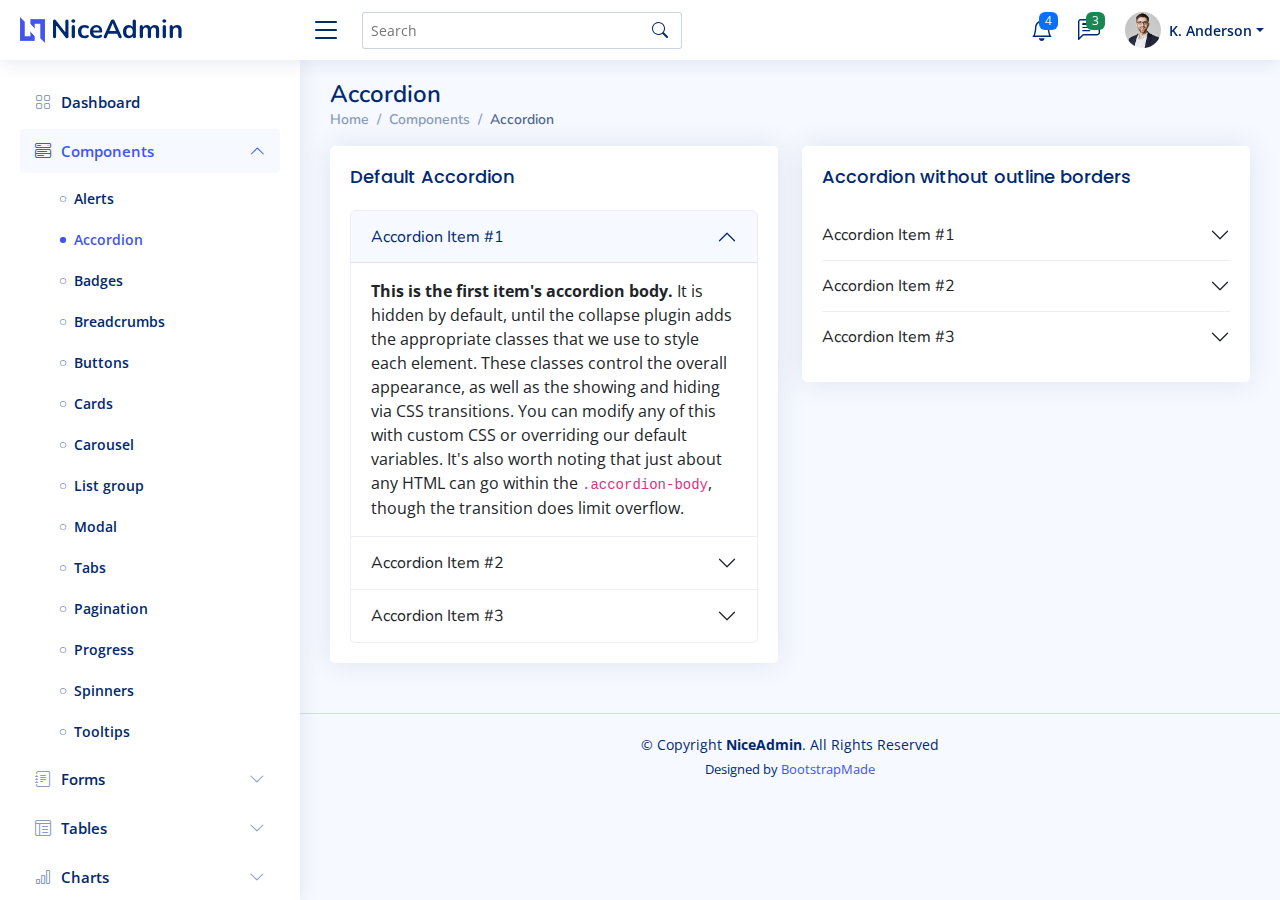
<file: NiceAdmin/components-accordion.html>
<!DOCTYPE html>
<html lang="en">

<head>
  <meta charset="utf-8">
  <meta content="width=device-width, initial-scale=1.0" name="viewport">

  <title>Components / Accordion - NiceAdmin Bootstrap Template</title>
  <meta content="" name="description">
  <meta content="" name="keywords">

  <!-- Favicons -->
  <link href="assets/img/favicon.png" rel="icon">
  <link href="assets/img/apple-touch-icon.png" rel="apple-touch-icon">

  <!-- Google Fonts -->
  <link href="https://fonts.gstatic.com" rel="preconnect">
  <link href="https://fonts.googleapis.com/css?family=Open+Sans:300,300i,400,400i,600,600i,700,700i|Nunito:300,300i,400,400i,600,600i,700,700i|Poppins:300,300i,400,400i,500,500i,600,600i,700,700i" rel="stylesheet">

  <!-- Vendor CSS Files -->
  <link href="assets/vendor/bootstrap/css/bootstrap.min.css" rel="stylesheet">
  <link href="assets/vendor/bootstrap-icons/bootstrap-icons.css" rel="stylesheet">
  <link href="assets/vendor/boxicons/css/boxicons.min.css" rel="stylesheet">
  <link href="assets/vendor/quill/quill.snow.css" rel="stylesheet">
  <link href="assets/vendor/quill/quill.bubble.css" rel="stylesheet">
  <link href="assets/vendor/remixicon/remixicon.css" rel="stylesheet">
  <link href="assets/vendor/simple-datatables/style.css" rel="stylesheet">

  <!-- Template Main CSS File -->
  <link href="assets/css/style.css" rel="stylesheet">

  <!-- =======================================================
  * Template Name: NiceAdmin
  * Template URL: https://bootstrapmade.com/nice-admin-bootstrap-admin-html-template/
  * Updated: Apr 20 2024 with Bootstrap v5.3.3
  * Author: BootstrapMade.com
  * License: https://bootstrapmade.com/license/
  ======================================================== -->
</head>

<body>

  <!-- ======= Header ======= -->
  <header id="header" class="header fixed-top d-flex align-items-center">

    <div class="d-flex align-items-center justify-content-between">
      <a href="index.html" class="logo d-flex align-items-center">
        <img src="assets/img/logo.png" alt="">
        <span class="d-none d-lg-block">NiceAdmin</span>
      </a>
      <i class="bi bi-list toggle-sidebar-btn"></i>
    </div><!-- End Logo -->

    <div class="search-bar">
      <form class="search-form d-flex align-items-center" method="POST" action="#">
        <input type="text" name="query" placeholder="Search" title="Enter search keyword">
        <button type="submit" title="Search"><i class="bi bi-search"></i></button>
      </form>
    </div><!-- End Search Bar -->

    <nav class="header-nav ms-auto">
      <ul class="d-flex align-items-center">

        <li class="nav-item d-block d-lg-none">
          <a class="nav-link nav-icon search-bar-toggle " href="#">
            <i class="bi bi-search"></i>
          </a>
        </li><!-- End Search Icon-->

        <li class="nav-item dropdown">

          <a class="nav-link nav-icon" href="#" data-bs-toggle="dropdown">
            <i class="bi bi-bell"></i>
            <span class="badge bg-primary badge-number">4</span>
          </a><!-- End Notification Icon -->

          <ul class="dropdown-menu dropdown-menu-end dropdown-menu-arrow notifications">
            <li class="dropdown-header">
              You have 4 new notifications
              <a href="#"><span class="badge rounded-pill bg-primary p-2 ms-2">View all</span></a>
            </li>
            <li>
              <hr class="dropdown-divider">
            </li>

            <li class="notification-item">
              <i class="bi bi-exclamation-circle text-warning"></i>
              <div>
                <h4>Lorem Ipsum</h4>
                <p>Quae dolorem earum veritatis oditseno</p>
                <p>30 min. ago</p>
              </div>
            </li>

            <li>
              <hr class="dropdown-divider">
            </li>

            <li class="notification-item">
              <i class="bi bi-x-circle text-danger"></i>
              <div>
                <h4>Atque rerum nesciunt</h4>
                <p>Quae dolorem earum veritatis oditseno</p>
                <p>1 hr. ago</p>
              </div>
            </li>

            <li>
              <hr class="dropdown-divider">
            </li>

            <li class="notification-item">
              <i class="bi bi-check-circle text-success"></i>
              <div>
                <h4>Sit rerum fuga</h4>
                <p>Quae dolorem earum veritatis oditseno</p>
                <p>2 hrs. ago</p>
              </div>
            </li>

            <li>
              <hr class="dropdown-divider">
            </li>

            <li class="notification-item">
              <i class="bi bi-info-circle text-primary"></i>
              <div>
                <h4>Dicta reprehenderit</h4>
                <p>Quae dolorem earum veritatis oditseno</p>
                <p>4 hrs. ago</p>
              </div>
            </li>

            <li>
              <hr class="dropdown-divider">
            </li>
            <li class="dropdown-footer">
              <a href="#">Show all notifications</a>
            </li>

          </ul><!-- End Notification Dropdown Items -->

        </li><!-- End Notification Nav -->

        <li class="nav-item dropdown">

          <a class="nav-link nav-icon" href="#" data-bs-toggle="dropdown">
            <i class="bi bi-chat-left-text"></i>
            <span class="badge bg-success badge-number">3</span>
          </a><!-- End Messages Icon -->

          <ul class="dropdown-menu dropdown-menu-end dropdown-menu-arrow messages">
            <li class="dropdown-header">
              You have 3 new messages
              <a href="#"><span class="badge rounded-pill bg-primary p-2 ms-2">View all</span></a>
            </li>
            <li>
              <hr class="dropdown-divider">
            </li>

            <li class="message-item">
              <a href="#">
                <img src="assets/img/messages-1.jpg" alt="" class="rounded-circle">
                <div>
                  <h4>Maria Hudson</h4>
                  <p>Velit asperiores et ducimus soluta repudiandae labore officia est ut...</p>
                  <p>4 hrs. ago</p>
                </div>
              </a>
            </li>
            <li>
              <hr class="dropdown-divider">
            </li>

            <li class="message-item">
              <a href="#">
                <img src="assets/img/messages-2.jpg" alt="" class="rounded-circle">
                <div>
                  <h4>Anna Nelson</h4>
                  <p>Velit asperiores et ducimus soluta repudiandae labore officia est ut...</p>
                  <p>6 hrs. ago</p>
                </div>
              </a>
            </li>
            <li>
              <hr class="dropdown-divider">
            </li>

            <li class="message-item">
              <a href="#">
                <img src="assets/img/messages-3.jpg" alt="" class="rounded-circle">
                <div>
                  <h4>David Muldon</h4>
                  <p>Velit asperiores et ducimus soluta repudiandae labore officia est ut...</p>
                  <p>8 hrs. ago</p>
                </div>
              </a>
            </li>
            <li>
              <hr class="dropdown-divider">
            </li>

            <li class="dropdown-footer">
              <a href="#">Show all messages</a>
            </li>

          </ul><!-- End Messages Dropdown Items -->

        </li><!-- End Messages Nav -->

        <li class="nav-item dropdown pe-3">

          <a class="nav-link nav-profile d-flex align-items-center pe-0" href="#" data-bs-toggle="dropdown">
            <img src="assets/img/profile-img.jpg" alt="Profile" class="rounded-circle">
            <span class="d-none d-md-block dropdown-toggle ps-2">K. Anderson</span>
          </a><!-- End Profile Iamge Icon -->

          <ul class="dropdown-menu dropdown-menu-end dropdown-menu-arrow profile">
            <li class="dropdown-header">
              <h6>Kevin Anderson</h6>
              <span>Web Designer</span>
            </li>
            <li>
              <hr class="dropdown-divider">
            </li>

            <li>
              <a class="dropdown-item d-flex align-items-center" href="users-profile.html">
                <i class="bi bi-person"></i>
                <span>My Profile</span>
              </a>
            </li>
            <li>
              <hr class="dropdown-divider">
            </li>

            <li>
              <a class="dropdown-item d-flex align-items-center" href="users-profile.html">
                <i class="bi bi-gear"></i>
                <span>Account Settings</span>
              </a>
            </li>
            <li>
              <hr class="dropdown-divider">
            </li>

            <li>
              <a class="dropdown-item d-flex align-items-center" href="pages-faq.html">
                <i class="bi bi-question-circle"></i>
                <span>Need Help?</span>
              </a>
            </li>
            <li>
              <hr class="dropdown-divider">
            </li>

            <li>
              <a class="dropdown-item d-flex align-items-center" href="#">
                <i class="bi bi-box-arrow-right"></i>
                <span>Sign Out</span>
              </a>
            </li>

          </ul><!-- End Profile Dropdown Items -->
        </li><!-- End Profile Nav -->

      </ul>
    </nav><!-- End Icons Navigation -->

  </header><!-- End Header -->

  <!-- ======= Sidebar ======= -->
  <aside id="sidebar" class="sidebar">

    <ul class="sidebar-nav" id="sidebar-nav">

      <li class="nav-item">
        <a class="nav-link collapsed" href="index.html">
          <i class="bi bi-grid"></i>
          <span>Dashboard</span>
        </a>
      </li><!-- End Dashboard Nav -->

      <li class="nav-item">
        <a class="nav-link " data-bs-target="#components-nav" data-bs-toggle="collapse" href="#">
          <i class="bi bi-menu-button-wide"></i><span>Components</span><i class="bi bi-chevron-down ms-auto"></i>
        </a>
        <ul id="components-nav" class="nav-content collapse show" data-bs-parent="#sidebar-nav">
          <li>
            <a href="components-alerts.html">
              <i class="bi bi-circle"></i><span>Alerts</span>
            </a>
          </li>
          <li>
            <a href="components-accordion.html" class="active">
              <i class="bi bi-circle"></i><span>Accordion</span>
            </a>
          </li>
          <li>
            <a href="components-badges.html">
              <i class="bi bi-circle"></i><span>Badges</span>
            </a>
          </li>
          <li>
            <a href="components-breadcrumbs.html">
              <i class="bi bi-circle"></i><span>Breadcrumbs</span>
            </a>
          </li>
          <li>
            <a href="components-buttons.html">
              <i class="bi bi-circle"></i><span>Buttons</span>
            </a>
          </li>
          <li>
            <a href="components-cards.html">
              <i class="bi bi-circle"></i><span>Cards</span>
            </a>
          </li>
          <li>
            <a href="components-carousel.html">
              <i class="bi bi-circle"></i><span>Carousel</span>
            </a>
          </li>
          <li>
            <a href="components-list-group.html">
              <i class="bi bi-circle"></i><span>List group</span>
            </a>
          </li>
          <li>
            <a href="components-modal.html">
              <i class="bi bi-circle"></i><span>Modal</span>
            </a>
          </li>
          <li>
            <a href="components-tabs.html">
              <i class="bi bi-circle"></i><span>Tabs</span>
            </a>
          </li>
          <li>
            <a href="components-pagination.html">
              <i class="bi bi-circle"></i><span>Pagination</span>
            </a>
          </li>
          <li>
            <a href="components-progress.html">
              <i class="bi bi-circle"></i><span>Progress</span>
            </a>
          </li>
          <li>
            <a href="components-spinners.html">
              <i class="bi bi-circle"></i><span>Spinners</span>
            </a>
          </li>
          <li>
            <a href="components-tooltips.html">
              <i class="bi bi-circle"></i><span>Tooltips</span>
            </a>
          </li>
        </ul>
      </li><!-- End Components Nav -->

      <li class="nav-item">
        <a class="nav-link collapsed" data-bs-target="#forms-nav" data-bs-toggle="collapse" href="#">
          <i class="bi bi-journal-text"></i><span>Forms</span><i class="bi bi-chevron-down ms-auto"></i>
        </a>
        <ul id="forms-nav" class="nav-content collapse " data-bs-parent="#sidebar-nav">
          <li>
            <a href="forms-elements.html">
              <i class="bi bi-circle"></i><span>Form Elements</span>
            </a>
          </li>
          <li>
            <a href="forms-layouts.html">
              <i class="bi bi-circle"></i><span>Form Layouts</span>
            </a>
          </li>
          <li>
            <a href="forms-editors.html">
              <i class="bi bi-circle"></i><span>Form Editors</span>
            </a>
          </li>
          <li>
            <a href="forms-validation.html">
              <i class="bi bi-circle"></i><span>Form Validation</span>
            </a>
          </li>
        </ul>
      </li><!-- End Forms Nav -->

      <li class="nav-item">
        <a class="nav-link collapsed" data-bs-target="#tables-nav" data-bs-toggle="collapse" href="#">
          <i class="bi bi-layout-text-window-reverse"></i><span>Tables</span><i class="bi bi-chevron-down ms-auto"></i>
        </a>
        <ul id="tables-nav" class="nav-content collapse " data-bs-parent="#sidebar-nav">
          <li>
            <a href="tables-general.html">
              <i class="bi bi-circle"></i><span>General Tables</span>
            </a>
          </li>
          <li>
            <a href="tables-data.html">
              <i class="bi bi-circle"></i><span>Data Tables</span>
            </a>
          </li>
        </ul>
      </li><!-- End Tables Nav -->

      <li class="nav-item">
        <a class="nav-link collapsed" data-bs-target="#charts-nav" data-bs-toggle="collapse" href="#">
          <i class="bi bi-bar-chart"></i><span>Charts</span><i class="bi bi-chevron-down ms-auto"></i>
        </a>
        <ul id="charts-nav" class="nav-content collapse " data-bs-parent="#sidebar-nav">
          <li>
            <a href="charts-chartjs.html">
              <i class="bi bi-circle"></i><span>Chart.js</span>
            </a>
          </li>
          <li>
            <a href="charts-apexcharts.html">
              <i class="bi bi-circle"></i><span>ApexCharts</span>
            </a>
          </li>
          <li>
            <a href="charts-echarts.html">
              <i class="bi bi-circle"></i><span>ECharts</span>
            </a>
          </li>
        </ul>
      </li><!-- End Charts Nav -->

      <li class="nav-item">
        <a class="nav-link collapsed" data-bs-target="#icons-nav" data-bs-toggle="collapse" href="#">
          <i class="bi bi-gem"></i><span>Icons</span><i class="bi bi-chevron-down ms-auto"></i>
        </a>
        <ul id="icons-nav" class="nav-content collapse " data-bs-parent="#sidebar-nav">
          <li>
            <a href="icons-bootstrap.html">
              <i class="bi bi-circle"></i><span>Bootstrap Icons</span>
            </a>
          </li>
          <li>
            <a href="icons-remix.html">
              <i class="bi bi-circle"></i><span>Remix Icons</span>
            </a>
          </li>
          <li>
            <a href="icons-boxicons.html">
              <i class="bi bi-circle"></i><span>Boxicons</span>
            </a>
          </li>
        </ul>
      </li><!-- End Icons Nav -->

      <li class="nav-heading">Pages</li>

      <li class="nav-item">
        <a class="nav-link collapsed" href="users-profile.html">
          <i class="bi bi-person"></i>
          <span>Profile</span>
        </a>
      </li><!-- End Profile Page Nav -->

      <li class="nav-item">
        <a class="nav-link collapsed" href="pages-faq.html">
          <i class="bi bi-question-circle"></i>
          <span>F.A.Q</span>
        </a>
      </li><!-- End F.A.Q Page Nav -->

      <li class="nav-item">
        <a class="nav-link collapsed" href="pages-contact.html">
          <i class="bi bi-envelope"></i>
          <span>Contact</span>
        </a>
      </li><!-- End Contact Page Nav -->

      <li class="nav-item">
        <a class="nav-link collapsed" href="pages-register.html">
          <i class="bi bi-card-list"></i>
          <span>Register</span>
        </a>
      </li><!-- End Register Page Nav -->

      <li class="nav-item">
        <a class="nav-link collapsed" href="pages-login.html">
          <i class="bi bi-box-arrow-in-right"></i>
          <span>Login</span>
        </a>
      </li><!-- End Login Page Nav -->

      <li class="nav-item">
        <a class="nav-link collapsed" href="pages-error-404.html">
          <i class="bi bi-dash-circle"></i>
          <span>Error 404</span>
        </a>
      </li><!-- End Error 404 Page Nav -->

      <li class="nav-item">
        <a class="nav-link collapsed" href="pages-blank.html">
          <i class="bi bi-file-earmark"></i>
          <span>Blank</span>
        </a>
      </li><!-- End Blank Page Nav -->

    </ul>

  </aside><!-- End Sidebar-->

  <main id="main" class="main">

    <div class="pagetitle">
      <h1>Accordion</h1>
      <nav>
        <ol class="breadcrumb">
          <li class="breadcrumb-item"><a href="index.html">Home</a></li>
          <li class="breadcrumb-item">Components</li>
          <li class="breadcrumb-item active">Accordion</li>
        </ol>
      </nav>
    </div><!-- End Page Title -->

    <section class="section">
      <div class="row">
        <div class="col-lg-6">

          <div class="card">
            <div class="card-body">
              <h5 class="card-title">Default Accordion</h5>

              <!-- Default Accordion -->
              <div class="accordion" id="accordionExample">
                <div class="accordion-item">
                  <h2 class="accordion-header" id="headingOne">
                    <button class="accordion-button" type="button" data-bs-toggle="collapse" data-bs-target="#collapseOne" aria-expanded="true" aria-controls="collapseOne">
                      Accordion Item #1
                    </button>
                  </h2>
                  <div id="collapseOne" class="accordion-collapse collapse show" aria-labelledby="headingOne" data-bs-parent="#accordionExample">
                    <div class="accordion-body">
                      <strong>This is the first item's accordion body.</strong> It is hidden by default, until the collapse plugin adds the appropriate classes that we use to style each element. These classes control the overall appearance, as well as the showing and hiding via CSS transitions. You can modify any of this with custom CSS or overriding our default variables. It's also worth noting that just about any HTML can go within the <code>.accordion-body</code>, though the transition does limit overflow.
                    </div>
                  </div>
                </div>
                <div class="accordion-item">
                  <h2 class="accordion-header" id="headingTwo">
                    <button class="accordion-button collapsed" type="button" data-bs-toggle="collapse" data-bs-target="#collapseTwo" aria-expanded="false" aria-controls="collapseTwo">
                      Accordion Item #2
                    </button>
                  </h2>
                  <div id="collapseTwo" class="accordion-collapse collapse" aria-labelledby="headingTwo" data-bs-parent="#accordionExample">
                    <div class="accordion-body">
                      <strong>This is the second item's accordion body.</strong> It is hidden by default, until the collapse plugin adds the appropriate classes that we use to style each element. These classes control the overall appearance, as well as the showing and hiding via CSS transitions. You can modify any of this with custom CSS or overriding our default variables. It's also worth noting that just about any HTML can go within the <code>.accordion-body</code>, though the transition does limit overflow.
                    </div>
                  </div>
                </div>
                <div class="accordion-item">
                  <h2 class="accordion-header" id="headingThree">
                    <button class="accordion-button collapsed" type="button" data-bs-toggle="collapse" data-bs-target="#collapseThree" aria-expanded="false" aria-controls="collapseThree">
                      Accordion Item #3
                    </button>
                  </h2>
                  <div id="collapseThree" class="accordion-collapse collapse" aria-labelledby="headingThree" data-bs-parent="#accordionExample">
                    <div class="accordion-body">
                      <strong>This is the third item's accordion body.</strong> It is hidden by default, until the collapse plugin adds the appropriate classes that we use to style each element. These classes control the overall appearance, as well as the showing and hiding via CSS transitions. You can modify any of this with custom CSS or overriding our default variables. It's also worth noting that just about any HTML can go within the <code>.accordion-body</code>, though the transition does limit overflow.
                    </div>
                  </div>
                </div>
              </div><!-- End Default Accordion Example -->

            </div>
          </div>

        </div>

        <div class="col-lg-6">

          <div class="card">
            <div class="card-body">
              <h5 class="card-title">Accordion without outline borders</h5>

              <!-- Accordion without outline borders -->
              <div class="accordion accordion-flush" id="accordionFlushExample">
                <div class="accordion-item">
                  <h2 class="accordion-header" id="flush-headingOne">
                    <button class="accordion-button collapsed" type="button" data-bs-toggle="collapse" data-bs-target="#flush-collapseOne" aria-expanded="false" aria-controls="flush-collapseOne">
                      Accordion Item #1
                    </button>
                  </h2>
                  <div id="flush-collapseOne" class="accordion-collapse collapse" aria-labelledby="flush-headingOne" data-bs-parent="#accordionFlushExample">
                    <div class="accordion-body">Placeholder content for this accordion, which is intended to demonstrate the <code>.accordion-flush</code> class. This is the first item's accordion body.</div>
                  </div>
                </div>
                <div class="accordion-item">
                  <h2 class="accordion-header" id="flush-headingTwo">
                    <button class="accordion-button collapsed" type="button" data-bs-toggle="collapse" data-bs-target="#flush-collapseTwo" aria-expanded="false" aria-controls="flush-collapseTwo">
                      Accordion Item #2
                    </button>
                  </h2>
                  <div id="flush-collapseTwo" class="accordion-collapse collapse" aria-labelledby="flush-headingTwo" data-bs-parent="#accordionFlushExample">
                    <div class="accordion-body">Placeholder content for this accordion, which is intended to demonstrate the <code>.accordion-flush</code> class. This is the second item's accordion body. Let's imagine this being filled with some actual content.</div>
                  </div>
                </div>
                <div class="accordion-item">
                  <h2 class="accordion-header" id="flush-headingThree">
                    <button class="accordion-button collapsed" type="button" data-bs-toggle="collapse" data-bs-target="#flush-collapseThree" aria-expanded="false" aria-controls="flush-collapseThree">
                      Accordion Item #3
                    </button>
                  </h2>
                  <div id="flush-collapseThree" class="accordion-collapse collapse" aria-labelledby="flush-headingThree" data-bs-parent="#accordionFlushExample">
                    <div class="accordion-body">Placeholder content for this accordion, which is intended to demonstrate the <code>.accordion-flush</code> class. This is the third item's accordion body. Nothing more exciting happening here in terms of content, but just filling up the space to make it look, at least at first glance, a bit more representative of how this would look in a real-world application.</div>
                  </div>
                </div>
              </div><!-- End Accordion without outline borders -->

            </div>
          </div>

        </div>
      </div>
    </section>

  </main><!-- End #main -->

  <!-- ======= Footer ======= -->
  <footer id="footer" class="footer">
    <div class="copyright">
      &copy; Copyright <strong><span>NiceAdmin</span></strong>. All Rights Reserved
    </div>
    <div class="credits">
      <!-- All the links in the footer should remain intact. -->
      <!-- You can delete the links only if you purchased the pro version. -->
      <!-- Licensing information: https://bootstrapmade.com/license/ -->
      <!-- Purchase the pro version with working PHP/AJAX contact form: https://bootstrapmade.com/nice-admin-bootstrap-admin-html-template/ -->
      Designed by <a href="https://bootstrapmade.com/">BootstrapMade</a>
    </div>
  </footer><!-- End Footer -->

  <a href="#" class="back-to-top d-flex align-items-center justify-content-center"><i class="bi bi-arrow-up-short"></i></a>

  <!-- Vendor JS Files -->
  <script src="assets/vendor/apexcharts/apexcharts.min.js"></script>
  <script src="assets/vendor/bootstrap/js/bootstrap.bundle.min.js"></script>
  <script src="assets/vendor/chart.js/chart.umd.js"></script>
  <script src="assets/vendor/echarts/echarts.min.js"></script>
  <script src="assets/vendor/quill/quill.js"></script>
  <script src="assets/vendor/simple-datatables/simple-datatables.js"></script>
  <script src="assets/vendor/tinymce/tinymce.min.js"></script>
  <script src="assets/vendor/php-email-form/validate.js"></script>

  <!-- Template Main JS File -->
  <script src="assets/js/main.js"></script>

</body>

</html>
</file>
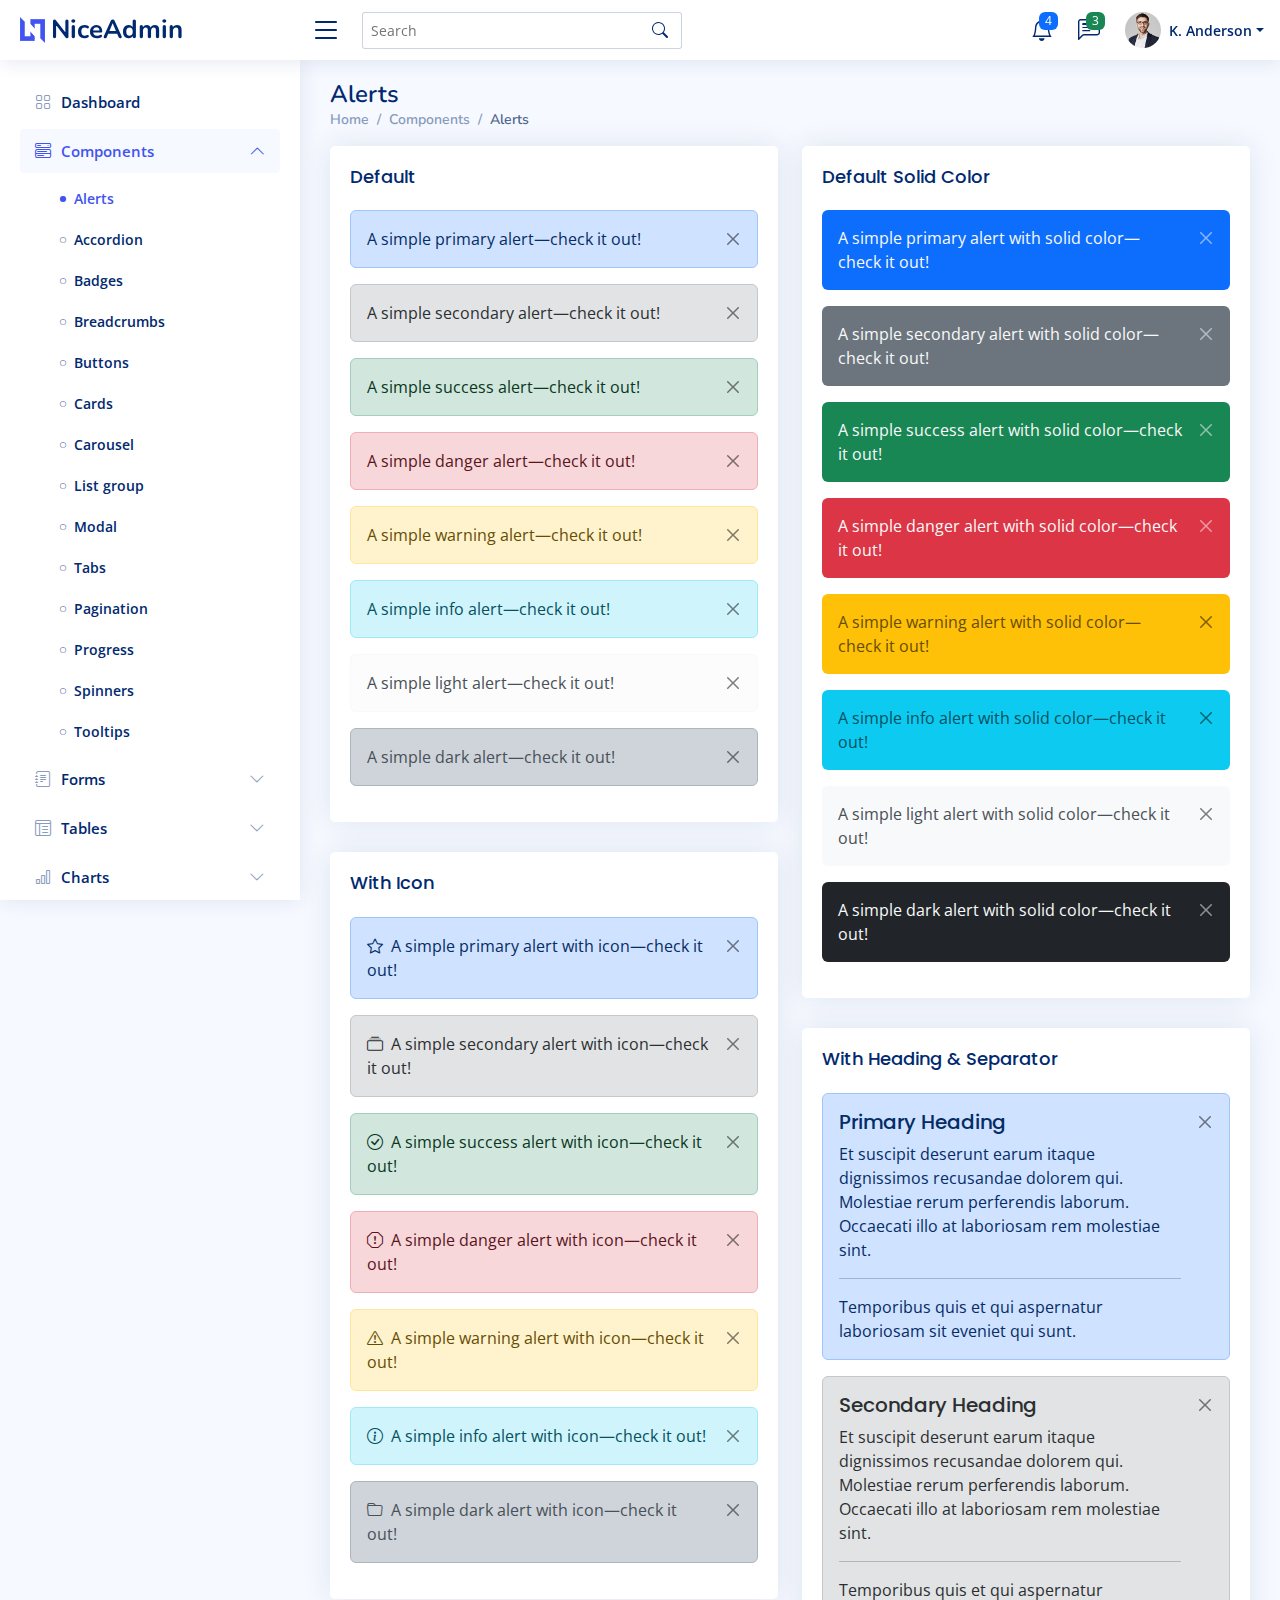
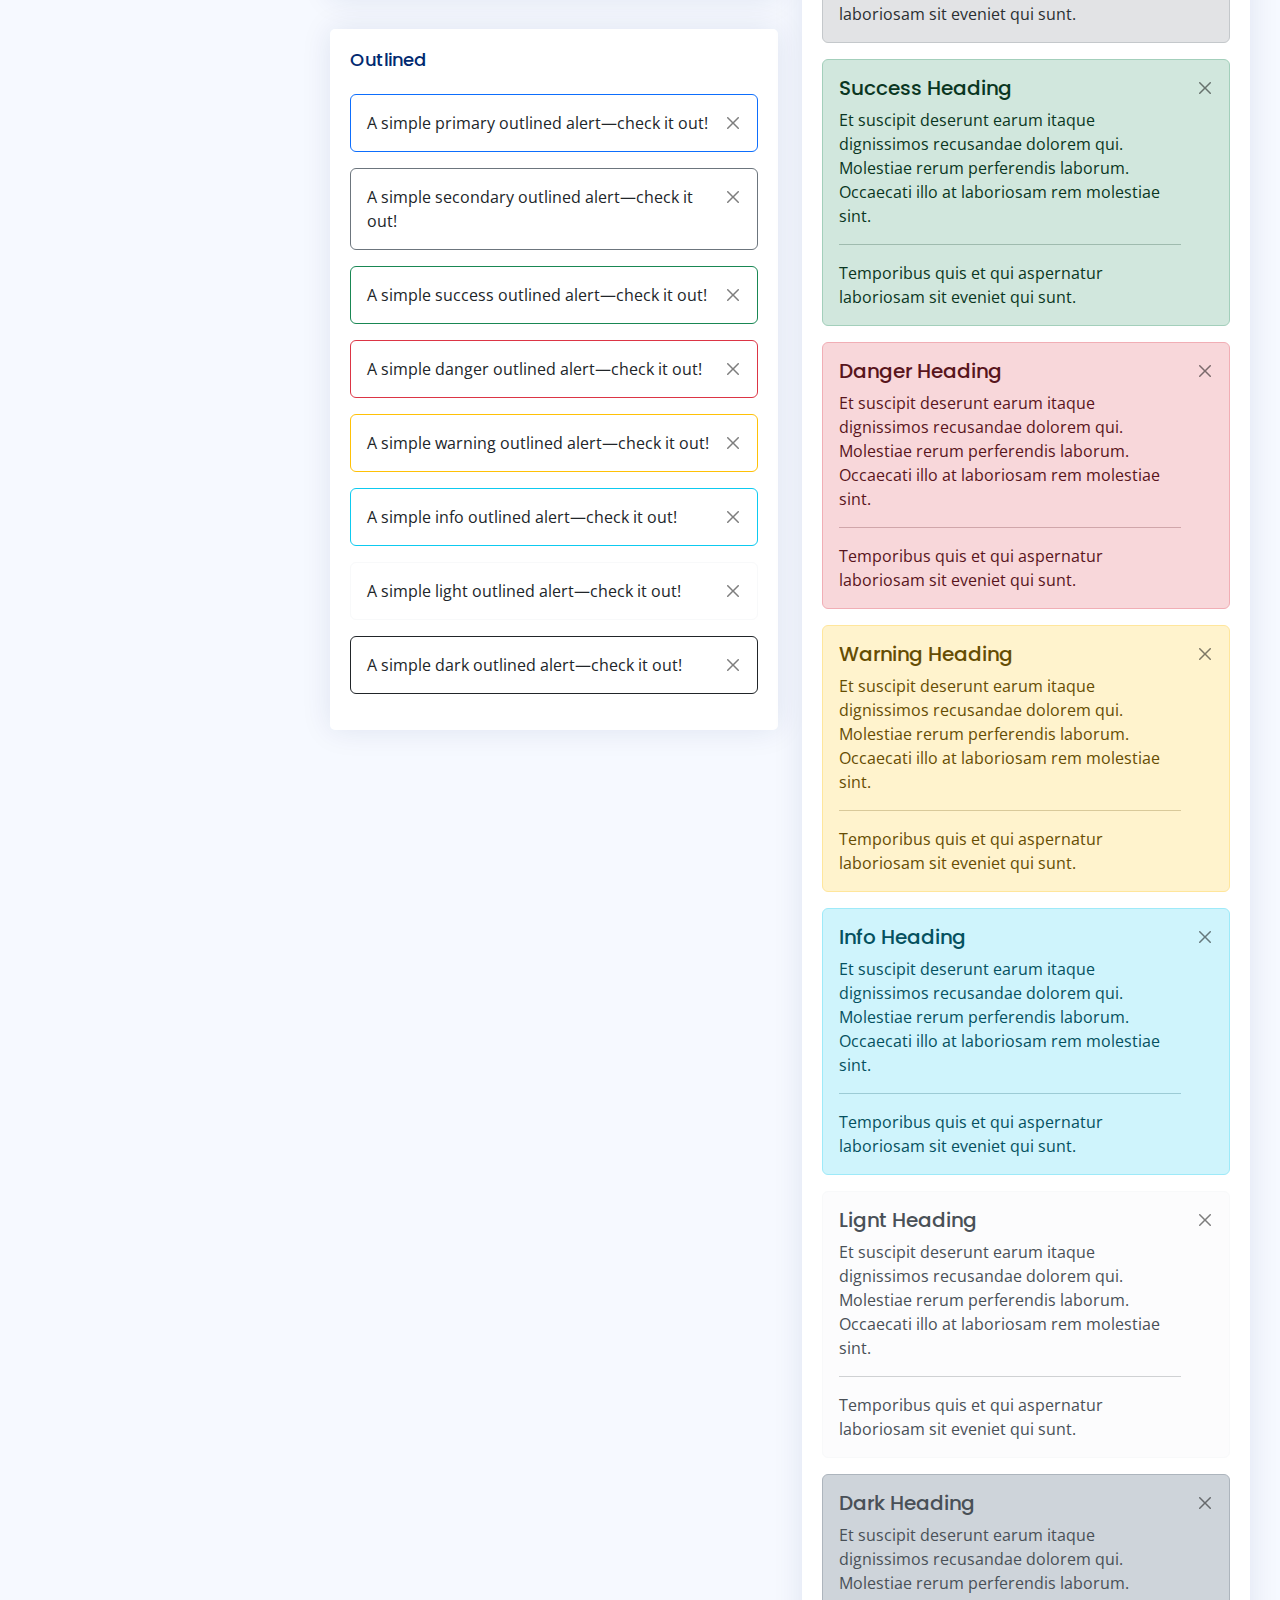
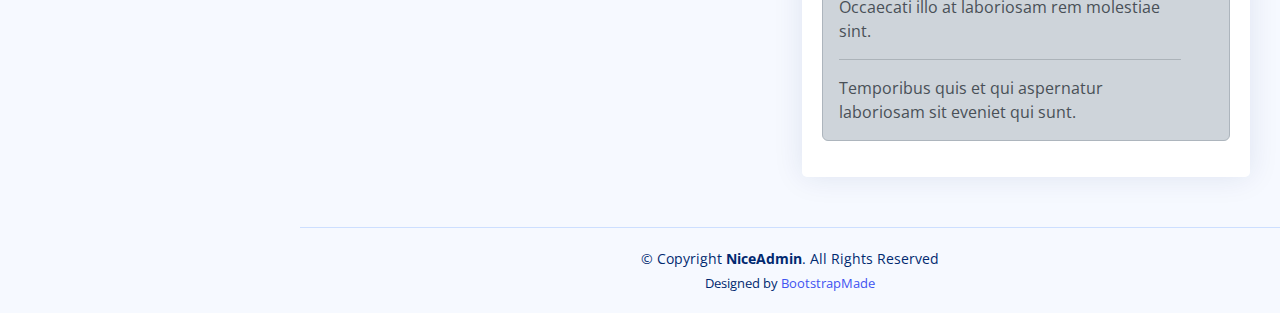
<file: NiceAdmin/components-alerts.html>
<!DOCTYPE html>
<html lang="en">

<head>
  <meta charset="utf-8">
  <meta content="width=device-width, initial-scale=1.0" name="viewport">

  <title>Components / Alerts - NiceAdmin Bootstrap Template</title>
  <meta content="" name="description">
  <meta content="" name="keywords">

  <!-- Favicons -->
  <link href="assets/img/favicon.png" rel="icon">
  <link href="assets/img/apple-touch-icon.png" rel="apple-touch-icon">

  <!-- Google Fonts -->
  <link href="https://fonts.gstatic.com" rel="preconnect">
  <link href="https://fonts.googleapis.com/css?family=Open+Sans:300,300i,400,400i,600,600i,700,700i|Nunito:300,300i,400,400i,600,600i,700,700i|Poppins:300,300i,400,400i,500,500i,600,600i,700,700i" rel="stylesheet">

  <!-- Vendor CSS Files -->
  <link href="assets/vendor/bootstrap/css/bootstrap.min.css" rel="stylesheet">
  <link href="assets/vendor/bootstrap-icons/bootstrap-icons.css" rel="stylesheet">
  <link href="assets/vendor/boxicons/css/boxicons.min.css" rel="stylesheet">
  <link href="assets/vendor/quill/quill.snow.css" rel="stylesheet">
  <link href="assets/vendor/quill/quill.bubble.css" rel="stylesheet">
  <link href="assets/vendor/remixicon/remixicon.css" rel="stylesheet">
  <link href="assets/vendor/simple-datatables/style.css" rel="stylesheet">

  <!-- Template Main CSS File -->
  <link href="assets/css/style.css" rel="stylesheet">

  <!-- =======================================================
  * Template Name: NiceAdmin
  * Template URL: https://bootstrapmade.com/nice-admin-bootstrap-admin-html-template/
  * Updated: Apr 20 2024 with Bootstrap v5.3.3
  * Author: BootstrapMade.com
  * License: https://bootstrapmade.com/license/
  ======================================================== -->
</head>

<body>

  <!-- ======= Header ======= -->
  <header id="header" class="header fixed-top d-flex align-items-center">

    <div class="d-flex align-items-center justify-content-between">
      <a href="index.html" class="logo d-flex align-items-center">
        <img src="assets/img/logo.png" alt="">
        <span class="d-none d-lg-block">NiceAdmin</span>
      </a>
      <i class="bi bi-list toggle-sidebar-btn"></i>
    </div><!-- End Logo -->

    <div class="search-bar">
      <form class="search-form d-flex align-items-center" method="POST" action="#">
        <input type="text" name="query" placeholder="Search" title="Enter search keyword">
        <button type="submit" title="Search"><i class="bi bi-search"></i></button>
      </form>
    </div><!-- End Search Bar -->

    <nav class="header-nav ms-auto">
      <ul class="d-flex align-items-center">

        <li class="nav-item d-block d-lg-none">
          <a class="nav-link nav-icon search-bar-toggle " href="#">
            <i class="bi bi-search"></i>
          </a>
        </li><!-- End Search Icon-->

        <li class="nav-item dropdown">

          <a class="nav-link nav-icon" href="#" data-bs-toggle="dropdown">
            <i class="bi bi-bell"></i>
            <span class="badge bg-primary badge-number">4</span>
          </a><!-- End Notification Icon -->

          <ul class="dropdown-menu dropdown-menu-end dropdown-menu-arrow notifications">
            <li class="dropdown-header">
              You have 4 new notifications
              <a href="#"><span class="badge rounded-pill bg-primary p-2 ms-2">View all</span></a>
            </li>
            <li>
              <hr class="dropdown-divider">
            </li>

            <li class="notification-item">
              <i class="bi bi-exclamation-circle text-warning"></i>
              <div>
                <h4>Lorem Ipsum</h4>
                <p>Quae dolorem earum veritatis oditseno</p>
                <p>30 min. ago</p>
              </div>
            </li>

            <li>
              <hr class="dropdown-divider">
            </li>

            <li class="notification-item">
              <i class="bi bi-x-circle text-danger"></i>
              <div>
                <h4>Atque rerum nesciunt</h4>
                <p>Quae dolorem earum veritatis oditseno</p>
                <p>1 hr. ago</p>
              </div>
            </li>

            <li>
              <hr class="dropdown-divider">
            </li>

            <li class="notification-item">
              <i class="bi bi-check-circle text-success"></i>
              <div>
                <h4>Sit rerum fuga</h4>
                <p>Quae dolorem earum veritatis oditseno</p>
                <p>2 hrs. ago</p>
              </div>
            </li>

            <li>
              <hr class="dropdown-divider">
            </li>

            <li class="notification-item">
              <i class="bi bi-info-circle text-primary"></i>
              <div>
                <h4>Dicta reprehenderit</h4>
                <p>Quae dolorem earum veritatis oditseno</p>
                <p>4 hrs. ago</p>
              </div>
            </li>

            <li>
              <hr class="dropdown-divider">
            </li>
            <li class="dropdown-footer">
              <a href="#">Show all notifications</a>
            </li>

          </ul><!-- End Notification Dropdown Items -->

        </li><!-- End Notification Nav -->

        <li class="nav-item dropdown">

          <a class="nav-link nav-icon" href="#" data-bs-toggle="dropdown">
            <i class="bi bi-chat-left-text"></i>
            <span class="badge bg-success badge-number">3</span>
          </a><!-- End Messages Icon -->

          <ul class="dropdown-menu dropdown-menu-end dropdown-menu-arrow messages">
            <li class="dropdown-header">
              You have 3 new messages
              <a href="#"><span class="badge rounded-pill bg-primary p-2 ms-2">View all</span></a>
            </li>
            <li>
              <hr class="dropdown-divider">
            </li>

            <li class="message-item">
              <a href="#">
                <img src="assets/img/messages-1.jpg" alt="" class="rounded-circle">
                <div>
                  <h4>Maria Hudson</h4>
                  <p>Velit asperiores et ducimus soluta repudiandae labore officia est ut...</p>
                  <p>4 hrs. ago</p>
                </div>
              </a>
            </li>
            <li>
              <hr class="dropdown-divider">
            </li>

            <li class="message-item">
              <a href="#">
                <img src="assets/img/messages-2.jpg" alt="" class="rounded-circle">
                <div>
                  <h4>Anna Nelson</h4>
                  <p>Velit asperiores et ducimus soluta repudiandae labore officia est ut...</p>
                  <p>6 hrs. ago</p>
                </div>
              </a>
            </li>
            <li>
              <hr class="dropdown-divider">
            </li>

            <li class="message-item">
              <a href="#">
                <img src="assets/img/messages-3.jpg" alt="" class="rounded-circle">
                <div>
                  <h4>David Muldon</h4>
                  <p>Velit asperiores et ducimus soluta repudiandae labore officia est ut...</p>
                  <p>8 hrs. ago</p>
                </div>
              </a>
            </li>
            <li>
              <hr class="dropdown-divider">
            </li>

            <li class="dropdown-footer">
              <a href="#">Show all messages</a>
            </li>

          </ul><!-- End Messages Dropdown Items -->

        </li><!-- End Messages Nav -->

        <li class="nav-item dropdown pe-3">

          <a class="nav-link nav-profile d-flex align-items-center pe-0" href="#" data-bs-toggle="dropdown">
            <img src="assets/img/profile-img.jpg" alt="Profile" class="rounded-circle">
            <span class="d-none d-md-block dropdown-toggle ps-2">K. Anderson</span>
          </a><!-- End Profile Iamge Icon -->

          <ul class="dropdown-menu dropdown-menu-end dropdown-menu-arrow profile">
            <li class="dropdown-header">
              <h6>Kevin Anderson</h6>
              <span>Web Designer</span>
            </li>
            <li>
              <hr class="dropdown-divider">
            </li>

            <li>
              <a class="dropdown-item d-flex align-items-center" href="users-profile.html">
                <i class="bi bi-person"></i>
                <span>My Profile</span>
              </a>
            </li>
            <li>
              <hr class="dropdown-divider">
            </li>

            <li>
              <a class="dropdown-item d-flex align-items-center" href="users-profile.html">
                <i class="bi bi-gear"></i>
                <span>Account Settings</span>
              </a>
            </li>
            <li>
              <hr class="dropdown-divider">
            </li>

            <li>
              <a class="dropdown-item d-flex align-items-center" href="pages-faq.html">
                <i class="bi bi-question-circle"></i>
                <span>Need Help?</span>
              </a>
            </li>
            <li>
              <hr class="dropdown-divider">
            </li>

            <li>
              <a class="dropdown-item d-flex align-items-center" href="#">
                <i class="bi bi-box-arrow-right"></i>
                <span>Sign Out</span>
              </a>
            </li>

          </ul><!-- End Profile Dropdown Items -->
        </li><!-- End Profile Nav -->

      </ul>
    </nav><!-- End Icons Navigation -->

  </header><!-- End Header -->

  <!-- ======= Sidebar ======= -->
  <aside id="sidebar" class="sidebar">

    <ul class="sidebar-nav" id="sidebar-nav">

      <li class="nav-item">
        <a class="nav-link collapsed" href="index.html">
          <i class="bi bi-grid"></i>
          <span>Dashboard</span>
        </a>
      </li><!-- End Dashboard Nav -->

      <li class="nav-item">
        <a class="nav-link " data-bs-target="#components-nav" data-bs-toggle="collapse" href="#">
          <i class="bi bi-menu-button-wide"></i><span>Components</span><i class="bi bi-chevron-down ms-auto"></i>
        </a>
        <ul id="components-nav" class="nav-content collapse show" data-bs-parent="#sidebar-nav">
          <li>
            <a href="components-alerts.html" class="active">
              <i class="bi bi-circle"></i><span>Alerts</span>
            </a>
          </li>
          <li>
            <a href="components-accordion.html">
              <i class="bi bi-circle"></i><span>Accordion</span>
            </a>
          </li>
          <li>
            <a href="components-badges.html">
              <i class="bi bi-circle"></i><span>Badges</span>
            </a>
          </li>
          <li>
            <a href="components-breadcrumbs.html">
              <i class="bi bi-circle"></i><span>Breadcrumbs</span>
            </a>
          </li>
          <li>
            <a href="components-buttons.html">
              <i class="bi bi-circle"></i><span>Buttons</span>
            </a>
          </li>
          <li>
            <a href="components-cards.html">
              <i class="bi bi-circle"></i><span>Cards</span>
            </a>
          </li>
          <li>
            <a href="components-carousel.html">
              <i class="bi bi-circle"></i><span>Carousel</span>
            </a>
          </li>
          <li>
            <a href="components-list-group.html">
              <i class="bi bi-circle"></i><span>List group</span>
            </a>
          </li>
          <li>
            <a href="components-modal.html">
              <i class="bi bi-circle"></i><span>Modal</span>
            </a>
          </li>
          <li>
            <a href="components-tabs.html">
              <i class="bi bi-circle"></i><span>Tabs</span>
            </a>
          </li>
          <li>
            <a href="components-pagination.html">
              <i class="bi bi-circle"></i><span>Pagination</span>
            </a>
          </li>
          <li>
            <a href="components-progress.html">
              <i class="bi bi-circle"></i><span>Progress</span>
            </a>
          </li>
          <li>
            <a href="components-spinners.html">
              <i class="bi bi-circle"></i><span>Spinners</span>
            </a>
          </li>
          <li>
            <a href="components-tooltips.html">
              <i class="bi bi-circle"></i><span>Tooltips</span>
            </a>
          </li>
        </ul>
      </li><!-- End Components Nav -->

      <li class="nav-item">
        <a class="nav-link collapsed" data-bs-target="#forms-nav" data-bs-toggle="collapse" href="#">
          <i class="bi bi-journal-text"></i><span>Forms</span><i class="bi bi-chevron-down ms-auto"></i>
        </a>
        <ul id="forms-nav" class="nav-content collapse " data-bs-parent="#sidebar-nav">
          <li>
            <a href="forms-elements.html">
              <i class="bi bi-circle"></i><span>Form Elements</span>
            </a>
          </li>
          <li>
            <a href="forms-layouts.html">
              <i class="bi bi-circle"></i><span>Form Layouts</span>
            </a>
          </li>
          <li>
            <a href="forms-editors.html">
              <i class="bi bi-circle"></i><span>Form Editors</span>
            </a>
          </li>
          <li>
            <a href="forms-validation.html">
              <i class="bi bi-circle"></i><span>Form Validation</span>
            </a>
          </li>
        </ul>
      </li><!-- End Forms Nav -->

      <li class="nav-item">
        <a class="nav-link collapsed" data-bs-target="#tables-nav" data-bs-toggle="collapse" href="#">
          <i class="bi bi-layout-text-window-reverse"></i><span>Tables</span><i class="bi bi-chevron-down ms-auto"></i>
        </a>
        <ul id="tables-nav" class="nav-content collapse " data-bs-parent="#sidebar-nav">
          <li>
            <a href="tables-general.html">
              <i class="bi bi-circle"></i><span>General Tables</span>
            </a>
          </li>
          <li>
            <a href="tables-data.html">
              <i class="bi bi-circle"></i><span>Data Tables</span>
            </a>
          </li>
        </ul>
      </li><!-- End Tables Nav -->

      <li class="nav-item">
        <a class="nav-link collapsed" data-bs-target="#charts-nav" data-bs-toggle="collapse" href="#">
          <i class="bi bi-bar-chart"></i><span>Charts</span><i class="bi bi-chevron-down ms-auto"></i>
        </a>
        <ul id="charts-nav" class="nav-content collapse " data-bs-parent="#sidebar-nav">
          <li>
            <a href="charts-chartjs.html">
              <i class="bi bi-circle"></i><span>Chart.js</span>
            </a>
          </li>
          <li>
            <a href="charts-apexcharts.html">
              <i class="bi bi-circle"></i><span>ApexCharts</span>
            </a>
          </li>
          <li>
            <a href="charts-echarts.html">
              <i class="bi bi-circle"></i><span>ECharts</span>
            </a>
          </li>
        </ul>
      </li><!-- End Charts Nav -->

      <li class="nav-item">
        <a class="nav-link collapsed" data-bs-target="#icons-nav" data-bs-toggle="collapse" href="#">
          <i class="bi bi-gem"></i><span>Icons</span><i class="bi bi-chevron-down ms-auto"></i>
        </a>
        <ul id="icons-nav" class="nav-content collapse " data-bs-parent="#sidebar-nav">
          <li>
            <a href="icons-bootstrap.html">
              <i class="bi bi-circle"></i><span>Bootstrap Icons</span>
            </a>
          </li>
          <li>
            <a href="icons-remix.html">
              <i class="bi bi-circle"></i><span>Remix Icons</span>
            </a>
          </li>
          <li>
            <a href="icons-boxicons.html">
              <i class="bi bi-circle"></i><span>Boxicons</span>
            </a>
          </li>
        </ul>
      </li><!-- End Icons Nav -->

      <li class="nav-heading">Pages</li>

      <li class="nav-item">
        <a class="nav-link collapsed" href="users-profile.html">
          <i class="bi bi-person"></i>
          <span>Profile</span>
        </a>
      </li><!-- End Profile Page Nav -->

      <li class="nav-item">
        <a class="nav-link collapsed" href="pages-faq.html">
          <i class="bi bi-question-circle"></i>
          <span>F.A.Q</span>
        </a>
      </li><!-- End F.A.Q Page Nav -->

      <li class="nav-item">
        <a class="nav-link collapsed" href="pages-contact.html">
          <i class="bi bi-envelope"></i>
          <span>Contact</span>
        </a>
      </li><!-- End Contact Page Nav -->

      <li class="nav-item">
        <a class="nav-link collapsed" href="pages-register.html">
          <i class="bi bi-card-list"></i>
          <span>Register</span>
        </a>
      </li><!-- End Register Page Nav -->

      <li class="nav-item">
        <a class="nav-link collapsed" href="pages-login.html">
          <i class="bi bi-box-arrow-in-right"></i>
          <span>Login</span>
        </a>
      </li><!-- End Login Page Nav -->

      <li class="nav-item">
        <a class="nav-link collapsed" href="pages-error-404.html">
          <i class="bi bi-dash-circle"></i>
          <span>Error 404</span>
        </a>
      </li><!-- End Error 404 Page Nav -->

      <li class="nav-item">
        <a class="nav-link collapsed" href="pages-blank.html">
          <i class="bi bi-file-earmark"></i>
          <span>Blank</span>
        </a>
      </li><!-- End Blank Page Nav -->

    </ul>

  </aside><!-- End Sidebar-->

  <main id="main" class="main">

    <div class="pagetitle">
      <h1>Alerts</h1>
      <nav>
        <ol class="breadcrumb">
          <li class="breadcrumb-item"><a href="index.html">Home</a></li>
          <li class="breadcrumb-item">Components</li>
          <li class="breadcrumb-item active">Alerts</li>
        </ol>
      </nav>
    </div><!-- End Page Title -->

    <section class="section">
      <div class="row">
        <div class="col-lg-6">

          <div class="card">
            <div class="card-body">

              <h5 class="card-title">Default</h5>

              <div class="alert alert-primary alert-dismissible fade show" role="alert">
                A simple primary alert—check it out!
                <button type="button" class="btn-close" data-bs-dismiss="alert" aria-label="Close"></button>
              </div>

              <div class="alert alert-secondary alert-dismissible fade show" role="alert">
                A simple secondary alert—check it out!
                <button type="button" class="btn-close" data-bs-dismiss="alert" aria-label="Close"></button>
              </div>

              <div class="alert alert-success alert-dismissible fade show" role="alert">
                A simple success alert—check it out!
                <button type="button" class="btn-close" data-bs-dismiss="alert" aria-label="Close"></button>
              </div>

              <div class="alert alert-danger alert-dismissible fade show" role="alert">
                A simple danger alert—check it out!
                <button type="button" class="btn-close" data-bs-dismiss="alert" aria-label="Close"></button>
              </div>

              <div class="alert alert-warning alert-dismissible fade show" role="alert">
                A simple warning alert—check it out!
                <button type="button" class="btn-close" data-bs-dismiss="alert" aria-label="Close"></button>
              </div>

              <div class="alert alert-info alert-dismissible fade show" role="alert">
                A simple info alert—check it out!
                <button type="button" class="btn-close" data-bs-dismiss="alert" aria-label="Close"></button>
              </div>

              <div class="alert alert-light border-light alert-dismissible fade show" role="alert">
                A simple light alert—check it out!
                <button type="button" class="btn-close" data-bs-dismiss="alert" aria-label="Close"></button>
              </div>

              <div class="alert alert-dark alert-dismissible fade show" role="alert">
                A simple dark alert—check it out!
                <button type="button" class="btn-close" data-bs-dismiss="alert" aria-label="Close"></button>
              </div>

            </div>
          </div>

          <div class="card">
            <div class="card-body">
              <h5 class="card-title">With Icon</h5>

              <div class="alert alert-primary alert-dismissible fade show" role="alert">
                <i class="bi bi-star me-1"></i>
                A simple primary alert with icon—check it out!
                <button type="button" class="btn-close" data-bs-dismiss="alert" aria-label="Close"></button>
              </div>

              <div class="alert alert-secondary alert-dismissible fade show" role="alert">
                <i class="bi bi-collection me-1"></i>
                A simple secondary alert with icon—check it out!
                <button type="button" class="btn-close" data-bs-dismiss="alert" aria-label="Close"></button>
              </div>

              <div class="alert alert-success alert-dismissible fade show" role="alert">
                <i class="bi bi-check-circle me-1"></i>
                A simple success alert with icon—check it out!
                <button type="button" class="btn-close" data-bs-dismiss="alert" aria-label="Close"></button>
              </div>

              <div class="alert alert-danger alert-dismissible fade show" role="alert">
                <i class="bi bi-exclamation-octagon me-1"></i>
                A simple danger alert with icon—check it out!
                <button type="button" class="btn-close" data-bs-dismiss="alert" aria-label="Close"></button>
              </div>

              <div class="alert alert-warning alert-dismissible fade show" role="alert">
                <i class="bi bi-exclamation-triangle me-1"></i>
                A simple warning alert with icon—check it out!
                <button type="button" class="btn-close" data-bs-dismiss="alert" aria-label="Close"></button>
              </div>

              <div class="alert alert-info alert-dismissible fade show" role="alert">
                <i class="bi bi-info-circle me-1"></i>
                A simple info alert with icon—check it out!
                <button type="button" class="btn-close" data-bs-dismiss="alert" aria-label="Close"></button>
              </div>

              <div class="alert alert-dark alert-dismissible fade show" role="alert">
                <i class="bi bi-folder me-1"></i>
                A simple dark alert with icon—check it out!
                <button type="button" class="btn-close" data-bs-dismiss="alert" aria-label="Close"></button>
              </div>

            </div>
          </div>

          <div class="card">
            <div class="card-body">
              <h5 class="card-title">Outlined</h5>

              <div class="alert border-primary alert-dismissible fade show" role="alert">
                A simple primary outlined alert—check it out!
                <button type="button" class="btn-close" data-bs-dismiss="alert" aria-label="Close"></button>
              </div>

              <div class="alert border-secondary alert-dismissible fade show" role="alert">
                A simple secondary outlined alert—check it out!
                <button type="button" class="btn-close" data-bs-dismiss="alert" aria-label="Close"></button>
              </div>

              <div class="alert border-success alert-dismissible fade show" role="alert">
                A simple success outlined alert—check it out!
                <button type="button" class="btn-close" data-bs-dismiss="alert" aria-label="Close"></button>
              </div>

              <div class="alert border-danger alert-dismissible fade show" role="alert">
                A simple danger outlined alert—check it out!
                <button type="button" class="btn-close" data-bs-dismiss="alert" aria-label="Close"></button>
              </div>

              <div class="alert border-warning alert-dismissible fade show" role="alert">
                A simple warning outlined alert—check it out!
                <button type="button" class="btn-close" data-bs-dismiss="alert" aria-label="Close"></button>
              </div>

              <div class="alert border-info alert-dismissible fade show" role="alert">
                A simple info outlined alert—check it out!
                <button type="button" class="btn-close" data-bs-dismiss="alert" aria-label="Close"></button>
              </div>

              <div class="alert border-light alert-dismissible fade show" role="alert">
                A simple light outlined alert—check it out!
                <button type="button" class="btn-close" data-bs-dismiss="alert" aria-label="Close"></button>
              </div>

              <div class="alert border-dark alert-dismissible fade show" role="alert">
                A simple dark outlined alert—check it out!
                <button type="button" class="btn-close" data-bs-dismiss="alert" aria-label="Close"></button>
              </div>

            </div>
          </div>

        </div>

        <div class="col-lg-6">

          <div class="card">
            <div class="card-body">
              <h5 class="card-title">Default Solid Color</h5>

              <div class="alert alert-primary bg-primary text-light border-0 alert-dismissible fade show" role="alert">
                A simple primary alert with solid color—check it out!
                <button type="button" class="btn-close btn-close-white" data-bs-dismiss="alert" aria-label="Close"></button>
              </div>

              <div class="alert alert-secondary bg-secondary text-light border-0 alert-dismissible fade show" role="alert">
                A simple secondary alert with solid color—check it out!
                <button type="button" class="btn-close btn-close-white" data-bs-dismiss="alert" aria-label="Close"></button>
              </div>

              <div class="alert alert-success bg-success text-light border-0 alert-dismissible fade show" role="alert">
                A simple success alert with solid color—check it out!
                <button type="button" class="btn-close btn-close-white" data-bs-dismiss="alert" aria-label="Close"></button>
              </div>

              <div class="alert alert-danger bg-danger text-light border-0 alert-dismissible fade show" role="alert">
                A simple danger alert with solid color—check it out!
                <button type="button" class="btn-close btn-close-white" data-bs-dismiss="alert" aria-label="Close"></button>
              </div>

              <div class="alert alert-warning bg-warning border-0 alert-dismissible fade show" role="alert">
                A simple warning alert with solid color—check it out!
                <button type="button" class="btn-close" data-bs-dismiss="alert" aria-label="Close"></button>
              </div>

              <div class="alert alert-info bg-info border-0 alert-dismissible fade show" role="alert">
                A simple info alert with solid color—check it out!
                <button type="button" class="btn-close" data-bs-dismiss="alert" aria-label="Close"></button>
              </div>

              <div class="alert alert-light bg-light border-0 alert-dismissible fade show" role="alert">
                A simple light alert with solid color—check it out!
                <button type="button" class="btn-close" data-bs-dismiss="alert" aria-label="Close"></button>
              </div>

              <div class="alert alert-dark bg-dark text-light border-0 alert-dismissible fade show" role="alert">
                A simple dark alert with solid color—check it out!
                <button type="button" class="btn-close btn-close-white" data-bs-dismiss="alert" aria-label="Close"></button>
              </div>

            </div>
          </div>

          <div class="card">
            <div class="card-body">
              <h5 class="card-title">With Heading &amp Separator</h5>

              <div class="alert alert-primary alert-dismissible fade show" role="alert">
                <h4 class="alert-heading">Primary Heading</h4>
                <p>Et suscipit deserunt earum itaque dignissimos recusandae dolorem qui. Molestiae rerum perferendis laborum. Occaecati illo at laboriosam rem molestiae sint.</p>
                <hr>
                <p class="mb-0">Temporibus quis et qui aspernatur laboriosam sit eveniet qui sunt.</p>
                <button type="button" class="btn-close" data-bs-dismiss="alert" aria-label="Close"></button>
              </div>

              <div class="alert alert-secondary alert-dismissible fade show" role="alert">
                <h4 class="alert-heading">Secondary Heading</h4>
                <p>Et suscipit deserunt earum itaque dignissimos recusandae dolorem qui. Molestiae rerum perferendis laborum. Occaecati illo at laboriosam rem molestiae sint.</p>
                <hr>
                <p class="mb-0">Temporibus quis et qui aspernatur laboriosam sit eveniet qui sunt.</p>
                <button type="button" class="btn-close" data-bs-dismiss="alert" aria-label="Close"></button>
              </div>

              <div class="alert alert-success alert-dismissible fade show" role="alert">
                <h4 class="alert-heading">Success Heading</h4>
                <p>Et suscipit deserunt earum itaque dignissimos recusandae dolorem qui. Molestiae rerum perferendis laborum. Occaecati illo at laboriosam rem molestiae sint.</p>
                <hr>
                <p class="mb-0">Temporibus quis et qui aspernatur laboriosam sit eveniet qui sunt.</p>
                <button type="button" class="btn-close" data-bs-dismiss="alert" aria-label="Close"></button>
              </div>

              <div class="alert alert-danger alert-dismissible fade show" role="alert">
                <h4 class="alert-heading">Danger Heading</h4>
                <p>Et suscipit deserunt earum itaque dignissimos recusandae dolorem qui. Molestiae rerum perferendis laborum. Occaecati illo at laboriosam rem molestiae sint.</p>
                <hr>
                <p class="mb-0">Temporibus quis et qui aspernatur laboriosam sit eveniet qui sunt.</p>
                <button type="button" class="btn-close" data-bs-dismiss="alert" aria-label="Close"></button>
              </div>

              <div class="alert alert-warning  alert-dismissible fade show" role="alert">
                <h4 class="alert-heading">Warning Heading</h4>
                <p>Et suscipit deserunt earum itaque dignissimos recusandae dolorem qui. Molestiae rerum perferendis laborum. Occaecati illo at laboriosam rem molestiae sint.</p>
                <hr>
                <p class="mb-0">Temporibus quis et qui aspernatur laboriosam sit eveniet qui sunt.</p>
                <button type="button" class="btn-close" data-bs-dismiss="alert" aria-label="Close"></button>
              </div>

              <div class="alert alert-info  alert-dismissible fade show" role="alert">
                <h4 class="alert-heading">Info Heading</h4>
                <p>Et suscipit deserunt earum itaque dignissimos recusandae dolorem qui. Molestiae rerum perferendis laborum. Occaecati illo at laboriosam rem molestiae sint.</p>
                <hr>
                <p class="mb-0">Temporibus quis et qui aspernatur laboriosam sit eveniet qui sunt.</p>
                <button type="button" class="btn-close" data-bs-dismiss="alert" aria-label="Close"></button>
              </div>

              <div class="alert alert-light border-light alert-dismissible fade show" role="alert">
                <h4 class="alert-heading">Lignt Heading</h4>
                <p>Et suscipit deserunt earum itaque dignissimos recusandae dolorem qui. Molestiae rerum perferendis laborum. Occaecati illo at laboriosam rem molestiae sint.</p>
                <hr>
                <p class="mb-0">Temporibus quis et qui aspernatur laboriosam sit eveniet qui sunt.</p>
                <button type="button" class="btn-close" data-bs-dismiss="alert" aria-label="Close"></button>
              </div>

              <div class="alert alert-dark  alert-dismissible fade show" role="alert">
                <h4 class="alert-heading">Dark Heading</h4>
                <p>Et suscipit deserunt earum itaque dignissimos recusandae dolorem qui. Molestiae rerum perferendis laborum. Occaecati illo at laboriosam rem molestiae sint.</p>
                <hr>
                <p class="mb-0">Temporibus quis et qui aspernatur laboriosam sit eveniet qui sunt.</p>
                <button type="button" class="btn-close" data-bs-dismiss="alert" aria-label="Close"></button>
              </div>

            </div>
          </div>
        </div>
      </div>
    </section>

  </main><!-- End #main -->

  <!-- ======= Footer ======= -->
  <footer id="footer" class="footer">
    <div class="copyright">
      &copy; Copyright <strong><span>NiceAdmin</span></strong>. All Rights Reserved
    </div>
    <div class="credits">
      <!-- All the links in the footer should remain intact. -->
      <!-- You can delete the links only if you purchased the pro version. -->
      <!-- Licensing information: https://bootstrapmade.com/license/ -->
      <!-- Purchase the pro version with working PHP/AJAX contact form: https://bootstrapmade.com/nice-admin-bootstrap-admin-html-template/ -->
      Designed by <a href="https://bootstrapmade.com/">BootstrapMade</a>
    </div>
  </footer><!-- End Footer -->

  <a href="#" class="back-to-top d-flex align-items-center justify-content-center"><i class="bi bi-arrow-up-short"></i></a>

  <!-- Vendor JS Files -->
  <script src="assets/vendor/apexcharts/apexcharts.min.js"></script>
  <script src="assets/vendor/bootstrap/js/bootstrap.bundle.min.js"></script>
  <script src="assets/vendor/chart.js/chart.umd.js"></script>
  <script src="assets/vendor/echarts/echarts.min.js"></script>
  <script src="assets/vendor/quill/quill.js"></script>
  <script src="assets/vendor/simple-datatables/simple-datatables.js"></script>
  <script src="assets/vendor/tinymce/tinymce.min.js"></script>
  <script src="assets/vendor/php-email-form/validate.js"></script>

  <!-- Template Main JS File -->
  <script src="assets/js/main.js"></script>

</body>

</html>
</file>
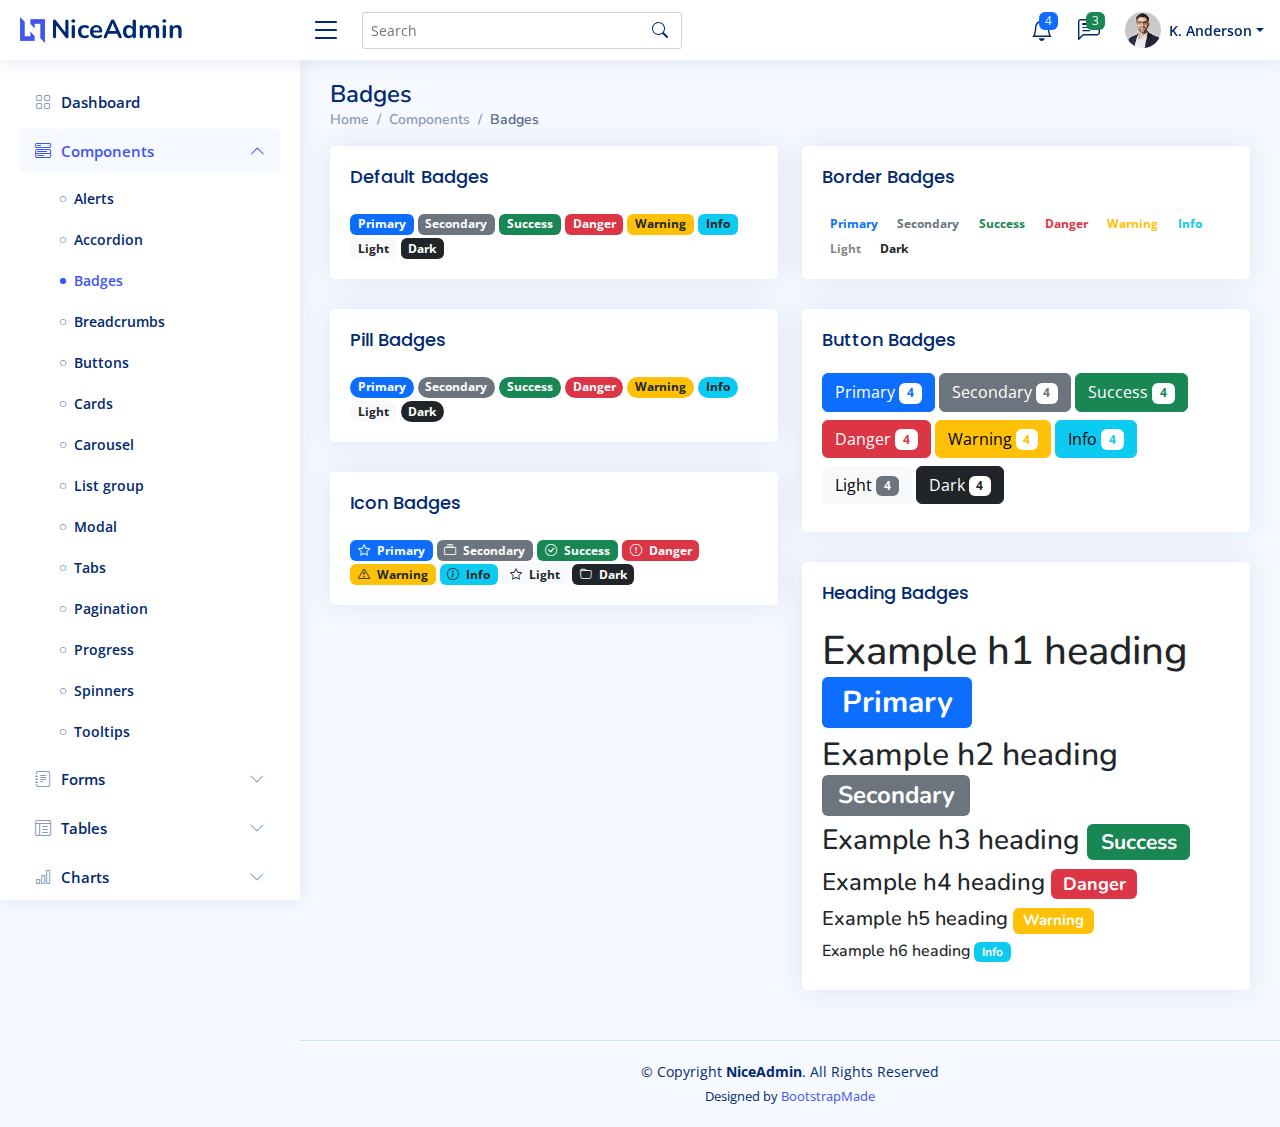
<file: NiceAdmin/components-badges.html>
<!DOCTYPE html>
<html lang="en">

<head>
  <meta charset="utf-8">
  <meta content="width=device-width, initial-scale=1.0" name="viewport">

  <title>Components / Badges - NiceAdmin Bootstrap Template</title>
  <meta content="" name="description">
  <meta content="" name="keywords">

  <!-- Favicons -->
  <link href="assets/img/favicon.png" rel="icon">
  <link href="assets/img/apple-touch-icon.png" rel="apple-touch-icon">

  <!-- Google Fonts -->
  <link href="https://fonts.gstatic.com" rel="preconnect">
  <link href="https://fonts.googleapis.com/css?family=Open+Sans:300,300i,400,400i,600,600i,700,700i|Nunito:300,300i,400,400i,600,600i,700,700i|Poppins:300,300i,400,400i,500,500i,600,600i,700,700i" rel="stylesheet">

  <!-- Vendor CSS Files -->
  <link href="assets/vendor/bootstrap/css/bootstrap.min.css" rel="stylesheet">
  <link href="assets/vendor/bootstrap-icons/bootstrap-icons.css" rel="stylesheet">
  <link href="assets/vendor/boxicons/css/boxicons.min.css" rel="stylesheet">
  <link href="assets/vendor/quill/quill.snow.css" rel="stylesheet">
  <link href="assets/vendor/quill/quill.bubble.css" rel="stylesheet">
  <link href="assets/vendor/remixicon/remixicon.css" rel="stylesheet">
  <link href="assets/vendor/simple-datatables/style.css" rel="stylesheet">

  <!-- Template Main CSS File -->
  <link href="assets/css/style.css" rel="stylesheet">

  <!-- =======================================================
  * Template Name: NiceAdmin
  * Template URL: https://bootstrapmade.com/nice-admin-bootstrap-admin-html-template/
  * Updated: Apr 20 2024 with Bootstrap v5.3.3
  * Author: BootstrapMade.com
  * License: https://bootstrapmade.com/license/
  ======================================================== -->
</head>

<body>

  <!-- ======= Header ======= -->
  <header id="header" class="header fixed-top d-flex align-items-center">

    <div class="d-flex align-items-center justify-content-between">
      <a href="index.html" class="logo d-flex align-items-center">
        <img src="assets/img/logo.png" alt="">
        <span class="d-none d-lg-block">NiceAdmin</span>
      </a>
      <i class="bi bi-list toggle-sidebar-btn"></i>
    </div><!-- End Logo -->

    <div class="search-bar">
      <form class="search-form d-flex align-items-center" method="POST" action="#">
        <input type="text" name="query" placeholder="Search" title="Enter search keyword">
        <button type="submit" title="Search"><i class="bi bi-search"></i></button>
      </form>
    </div><!-- End Search Bar -->

    <nav class="header-nav ms-auto">
      <ul class="d-flex align-items-center">

        <li class="nav-item d-block d-lg-none">
          <a class="nav-link nav-icon search-bar-toggle " href="#">
            <i class="bi bi-search"></i>
          </a>
        </li><!-- End Search Icon-->

        <li class="nav-item dropdown">

          <a class="nav-link nav-icon" href="#" data-bs-toggle="dropdown">
            <i class="bi bi-bell"></i>
            <span class="badge bg-primary badge-number">4</span>
          </a><!-- End Notification Icon -->

          <ul class="dropdown-menu dropdown-menu-end dropdown-menu-arrow notifications">
            <li class="dropdown-header">
              You have 4 new notifications
              <a href="#"><span class="badge rounded-pill bg-primary p-2 ms-2">View all</span></a>
            </li>
            <li>
              <hr class="dropdown-divider">
            </li>

            <li class="notification-item">
              <i class="bi bi-exclamation-circle text-warning"></i>
              <div>
                <h4>Lorem Ipsum</h4>
                <p>Quae dolorem earum veritatis oditseno</p>
                <p>30 min. ago</p>
              </div>
            </li>

            <li>
              <hr class="dropdown-divider">
            </li>

            <li class="notification-item">
              <i class="bi bi-x-circle text-danger"></i>
              <div>
                <h4>Atque rerum nesciunt</h4>
                <p>Quae dolorem earum veritatis oditseno</p>
                <p>1 hr. ago</p>
              </div>
            </li>

            <li>
              <hr class="dropdown-divider">
            </li>

            <li class="notification-item">
              <i class="bi bi-check-circle text-success"></i>
              <div>
                <h4>Sit rerum fuga</h4>
                <p>Quae dolorem earum veritatis oditseno</p>
                <p>2 hrs. ago</p>
              </div>
            </li>

            <li>
              <hr class="dropdown-divider">
            </li>

            <li class="notification-item">
              <i class="bi bi-info-circle text-primary"></i>
              <div>
                <h4>Dicta reprehenderit</h4>
                <p>Quae dolorem earum veritatis oditseno</p>
                <p>4 hrs. ago</p>
              </div>
            </li>

            <li>
              <hr class="dropdown-divider">
            </li>
            <li class="dropdown-footer">
              <a href="#">Show all notifications</a>
            </li>

          </ul><!-- End Notification Dropdown Items -->

        </li><!-- End Notification Nav -->

        <li class="nav-item dropdown">

          <a class="nav-link nav-icon" href="#" data-bs-toggle="dropdown">
            <i class="bi bi-chat-left-text"></i>
            <span class="badge bg-success badge-number">3</span>
          </a><!-- End Messages Icon -->

          <ul class="dropdown-menu dropdown-menu-end dropdown-menu-arrow messages">
            <li class="dropdown-header">
              You have 3 new messages
              <a href="#"><span class="badge rounded-pill bg-primary p-2 ms-2">View all</span></a>
            </li>
            <li>
              <hr class="dropdown-divider">
            </li>

            <li class="message-item">
              <a href="#">
                <img src="assets/img/messages-1.jpg" alt="" class="rounded-circle">
                <div>
                  <h4>Maria Hudson</h4>
                  <p>Velit asperiores et ducimus soluta repudiandae labore officia est ut...</p>
                  <p>4 hrs. ago</p>
                </div>
              </a>
            </li>
            <li>
              <hr class="dropdown-divider">
            </li>

            <li class="message-item">
              <a href="#">
                <img src="assets/img/messages-2.jpg" alt="" class="rounded-circle">
                <div>
                  <h4>Anna Nelson</h4>
                  <p>Velit asperiores et ducimus soluta repudiandae labore officia est ut...</p>
                  <p>6 hrs. ago</p>
                </div>
              </a>
            </li>
            <li>
              <hr class="dropdown-divider">
            </li>

            <li class="message-item">
              <a href="#">
                <img src="assets/img/messages-3.jpg" alt="" class="rounded-circle">
                <div>
                  <h4>David Muldon</h4>
                  <p>Velit asperiores et ducimus soluta repudiandae labore officia est ut...</p>
                  <p>8 hrs. ago</p>
                </div>
              </a>
            </li>
            <li>
              <hr class="dropdown-divider">
            </li>

            <li class="dropdown-footer">
              <a href="#">Show all messages</a>
            </li>

          </ul><!-- End Messages Dropdown Items -->

        </li><!-- End Messages Nav -->

        <li class="nav-item dropdown pe-3">

          <a class="nav-link nav-profile d-flex align-items-center pe-0" href="#" data-bs-toggle="dropdown">
            <img src="assets/img/profile-img.jpg" alt="Profile" class="rounded-circle">
            <span class="d-none d-md-block dropdown-toggle ps-2">K. Anderson</span>
          </a><!-- End Profile Iamge Icon -->

          <ul class="dropdown-menu dropdown-menu-end dropdown-menu-arrow profile">
            <li class="dropdown-header">
              <h6>Kevin Anderson</h6>
              <span>Web Designer</span>
            </li>
            <li>
              <hr class="dropdown-divider">
            </li>

            <li>
              <a class="dropdown-item d-flex align-items-center" href="users-profile.html">
                <i class="bi bi-person"></i>
                <span>My Profile</span>
              </a>
            </li>
            <li>
              <hr class="dropdown-divider">
            </li>

            <li>
              <a class="dropdown-item d-flex align-items-center" href="users-profile.html">
                <i class="bi bi-gear"></i>
                <span>Account Settings</span>
              </a>
            </li>
            <li>
              <hr class="dropdown-divider">
            </li>

            <li>
              <a class="dropdown-item d-flex align-items-center" href="pages-faq.html">
                <i class="bi bi-question-circle"></i>
                <span>Need Help?</span>
              </a>
            </li>
            <li>
              <hr class="dropdown-divider">
            </li>

            <li>
              <a class="dropdown-item d-flex align-items-center" href="#">
                <i class="bi bi-box-arrow-right"></i>
                <span>Sign Out</span>
              </a>
            </li>

          </ul><!-- End Profile Dropdown Items -->
        </li><!-- End Profile Nav -->

      </ul>
    </nav><!-- End Icons Navigation -->

  </header><!-- End Header -->

  <!-- ======= Sidebar ======= -->
  <aside id="sidebar" class="sidebar">

    <ul class="sidebar-nav" id="sidebar-nav">

      <li class="nav-item">
        <a class="nav-link collapsed" href="index.html">
          <i class="bi bi-grid"></i>
          <span>Dashboard</span>
        </a>
      </li><!-- End Dashboard Nav -->

      <li class="nav-item">
        <a class="nav-link " data-bs-target="#components-nav" data-bs-toggle="collapse" href="#">
          <i class="bi bi-menu-button-wide"></i><span>Components</span><i class="bi bi-chevron-down ms-auto"></i>
        </a>
        <ul id="components-nav" class="nav-content collapse show" data-bs-parent="#sidebar-nav">
          <li>
            <a href="components-alerts.html">
              <i class="bi bi-circle"></i><span>Alerts</span>
            </a>
          </li>
          <li>
            <a href="components-accordion.html">
              <i class="bi bi-circle"></i><span>Accordion</span>
            </a>
          </li>
          <li>
            <a href="components-badges.html" class="active">
              <i class="bi bi-circle"></i><span>Badges</span>
            </a>
          </li>
          <li>
            <a href="components-breadcrumbs.html">
              <i class="bi bi-circle"></i><span>Breadcrumbs</span>
            </a>
          </li>
          <li>
            <a href="components-buttons.html">
              <i class="bi bi-circle"></i><span>Buttons</span>
            </a>
          </li>
          <li>
            <a href="components-cards.html">
              <i class="bi bi-circle"></i><span>Cards</span>
            </a>
          </li>
          <li>
            <a href="components-carousel.html">
              <i class="bi bi-circle"></i><span>Carousel</span>
            </a>
          </li>
          <li>
            <a href="components-list-group.html">
              <i class="bi bi-circle"></i><span>List group</span>
            </a>
          </li>
          <li>
            <a href="components-modal.html">
              <i class="bi bi-circle"></i><span>Modal</span>
            </a>
          </li>
          <li>
            <a href="components-tabs.html">
              <i class="bi bi-circle"></i><span>Tabs</span>
            </a>
          </li>
          <li>
            <a href="components-pagination.html">
              <i class="bi bi-circle"></i><span>Pagination</span>
            </a>
          </li>
          <li>
            <a href="components-progress.html">
              <i class="bi bi-circle"></i><span>Progress</span>
            </a>
          </li>
          <li>
            <a href="components-spinners.html">
              <i class="bi bi-circle"></i><span>Spinners</span>
            </a>
          </li>
          <li>
            <a href="components-tooltips.html">
              <i class="bi bi-circle"></i><span>Tooltips</span>
            </a>
          </li>
        </ul>
      </li><!-- End Components Nav -->

      <li class="nav-item">
        <a class="nav-link collapsed" data-bs-target="#forms-nav" data-bs-toggle="collapse" href="#">
          <i class="bi bi-journal-text"></i><span>Forms</span><i class="bi bi-chevron-down ms-auto"></i>
        </a>
        <ul id="forms-nav" class="nav-content collapse " data-bs-parent="#sidebar-nav">
          <li>
            <a href="forms-elements.html">
              <i class="bi bi-circle"></i><span>Form Elements</span>
            </a>
          </li>
          <li>
            <a href="forms-layouts.html">
              <i class="bi bi-circle"></i><span>Form Layouts</span>
            </a>
          </li>
          <li>
            <a href="forms-editors.html">
              <i class="bi bi-circle"></i><span>Form Editors</span>
            </a>
          </li>
          <li>
            <a href="forms-validation.html">
              <i class="bi bi-circle"></i><span>Form Validation</span>
            </a>
          </li>
        </ul>
      </li><!-- End Forms Nav -->

      <li class="nav-item">
        <a class="nav-link collapsed" data-bs-target="#tables-nav" data-bs-toggle="collapse" href="#">
          <i class="bi bi-layout-text-window-reverse"></i><span>Tables</span><i class="bi bi-chevron-down ms-auto"></i>
        </a>
        <ul id="tables-nav" class="nav-content collapse " data-bs-parent="#sidebar-nav">
          <li>
            <a href="tables-general.html">
              <i class="bi bi-circle"></i><span>General Tables</span>
            </a>
          </li>
          <li>
            <a href="tables-data.html">
              <i class="bi bi-circle"></i><span>Data Tables</span>
            </a>
          </li>
        </ul>
      </li><!-- End Tables Nav -->

      <li class="nav-item">
        <a class="nav-link collapsed" data-bs-target="#charts-nav" data-bs-toggle="collapse" href="#">
          <i class="bi bi-bar-chart"></i><span>Charts</span><i class="bi bi-chevron-down ms-auto"></i>
        </a>
        <ul id="charts-nav" class="nav-content collapse " data-bs-parent="#sidebar-nav">
          <li>
            <a href="charts-chartjs.html">
              <i class="bi bi-circle"></i><span>Chart.js</span>
            </a>
          </li>
          <li>
            <a href="charts-apexcharts.html">
              <i class="bi bi-circle"></i><span>ApexCharts</span>
            </a>
          </li>
          <li>
            <a href="charts-echarts.html">
              <i class="bi bi-circle"></i><span>ECharts</span>
            </a>
          </li>
        </ul>
      </li><!-- End Charts Nav -->

      <li class="nav-item">
        <a class="nav-link collapsed" data-bs-target="#icons-nav" data-bs-toggle="collapse" href="#">
          <i class="bi bi-gem"></i><span>Icons</span><i class="bi bi-chevron-down ms-auto"></i>
        </a>
        <ul id="icons-nav" class="nav-content collapse " data-bs-parent="#sidebar-nav">
          <li>
            <a href="icons-bootstrap.html">
              <i class="bi bi-circle"></i><span>Bootstrap Icons</span>
            </a>
          </li>
          <li>
            <a href="icons-remix.html">
              <i class="bi bi-circle"></i><span>Remix Icons</span>
            </a>
          </li>
          <li>
            <a href="icons-boxicons.html">
              <i class="bi bi-circle"></i><span>Boxicons</span>
            </a>
          </li>
        </ul>
      </li><!-- End Icons Nav -->

      <li class="nav-heading">Pages</li>

      <li class="nav-item">
        <a class="nav-link collapsed" href="users-profile.html">
          <i class="bi bi-person"></i>
          <span>Profile</span>
        </a>
      </li><!-- End Profile Page Nav -->

      <li class="nav-item">
        <a class="nav-link collapsed" href="pages-faq.html">
          <i class="bi bi-question-circle"></i>
          <span>F.A.Q</span>
        </a>
      </li><!-- End F.A.Q Page Nav -->

      <li class="nav-item">
        <a class="nav-link collapsed" href="pages-contact.html">
          <i class="bi bi-envelope"></i>
          <span>Contact</span>
        </a>
      </li><!-- End Contact Page Nav -->

      <li class="nav-item">
        <a class="nav-link collapsed" href="pages-register.html">
          <i class="bi bi-card-list"></i>
          <span>Register</span>
        </a>
      </li><!-- End Register Page Nav -->

      <li class="nav-item">
        <a class="nav-link collapsed" href="pages-login.html">
          <i class="bi bi-box-arrow-in-right"></i>
          <span>Login</span>
        </a>
      </li><!-- End Login Page Nav -->

      <li class="nav-item">
        <a class="nav-link collapsed" href="pages-error-404.html">
          <i class="bi bi-dash-circle"></i>
          <span>Error 404</span>
        </a>
      </li><!-- End Error 404 Page Nav -->

      <li class="nav-item">
        <a class="nav-link collapsed" href="pages-blank.html">
          <i class="bi bi-file-earmark"></i>
          <span>Blank</span>
        </a>
      </li><!-- End Blank Page Nav -->

    </ul>

  </aside><!-- End Sidebar-->

  <main id="main" class="main">

    <div class="pagetitle">
      <h1>Badges</h1>
      <nav>
        <ol class="breadcrumb">
          <li class="breadcrumb-item"><a href="index.html">Home</a></li>
          <li class="breadcrumb-item">Components</li>
          <li class="breadcrumb-item active">Badges</li>
        </ol>
      </nav>
    </div><!-- End Page Title -->

    <section class="section">
      <div class="row">

        <div class="col-lg-6">

          <div class="card">
            <div class="card-body">
              <h5 class="card-title">Default Badges</h5>

              <span class="badge bg-primary">Primary</span>
              <span class="badge bg-secondary">Secondary</span>
              <span class="badge bg-success">Success</span>
              <span class="badge bg-danger">Danger</span>
              <span class="badge bg-warning text-dark">Warning</span>
              <span class="badge bg-info text-dark">Info</span>
              <span class="badge bg-light text-dark">Light</span>
              <span class="badge bg-dark">Dark</span>
            </div>
          </div><!-- End Default Badges -->

          <div class="card">
            <div class="card-body">
              <h5 class="card-title">Pill Badges</h5>
              <span class="badge rounded-pill bg-primary">Primary</span>
              <span class="badge rounded-pill bg-secondary">Secondary</span>
              <span class="badge rounded-pill bg-success">Success</span>
              <span class="badge rounded-pill bg-danger">Danger</span>
              <span class="badge rounded-pill bg-warning text-dark">Warning</span>
              <span class="badge rounded-pill bg-info text-dark">Info</span>
              <span class="badge rounded-pill bg-light text-dark">Light</span>
              <span class="badge rounded-pill bg-dark">Dark</span>
            </div>
          </div><!-- End Pill Badges -->

          <div class="card">
            <div class="card-body">
              <h5 class="card-title">Icon Badges</h5>
              <span class="badge bg-primary"><i class="bi bi-star me-1"></i> Primary</span>
              <span class="badge bg-secondary"><i class="bi bi-collection me-1"></i> Secondary</span>
              <span class="badge bg-success"><i class="bi bi-check-circle me-1"></i> Success</span>
              <span class="badge bg-danger"><i class="bi bi-exclamation-octagon me-1"></i> Danger</span>
              <span class="badge bg-warning text-dark"><i class="bi bi-exclamation-triangle me-1"></i> Warning</span>
              <span class="badge bg-info text-dark"><i class="bi bi-info-circle me-1"></i> Info</span>
              <span class="badge bg-light text-dark"><i class="bi bi-star me-1"></i> Light</span>
              <span class="badge bg-dark"><i class="bi bi-folder me-1"></i> Dark</span>
            </div>
          </div><!-- End Icon Badges -->

        </div>

        <div class="col-lg-6">

          <div class="card">
            <div class="card-body">
              <h5 class="card-title">Border Badges</h5>
              <span class="badge border-primary border-1 text-primary">Primary</span>
              <span class="badge border-secondary border-1 text-secondary">Secondary</span>
              <span class="badge border-success border-1 text-success">Success</span>
              <span class="badge border-danger border-1 text-danger">Danger</span>
              <span class="badge border-warning border-1 text-warning">Warning</span>
              <span class="badge border-info border-1 text-info">Info</span>
              <span class="badge border-light border-1 text-black-50">Light</span>
              <span class="badge border-dark border-1 text-dark">Dark</span>
            </div>
          </div><!-- End Border Badges -->

          <div class="card">
            <div class="card-body">
              <h5 class="card-title">Button Badges</h5>

              <button type="button" class="btn btn-primary mb-2">
                Primary <span class="badge bg-white text-primary">4</span>
              </button>
              <button type="button" class="btn btn-secondary mb-2">
                Secondary <span class="badge bg-white text-secondary">4</span>
              </button>
              <button type="button" class="btn btn-success mb-2">
                Success <span class="badge bg-white text-success">4</span>
              </button>
              <button type="button" class="btn btn-danger mb-2">
                Danger <span class="badge bg-white text-danger">4</span>
              </button>
              <button type="button" class="btn btn-warning mb-2">
                Warning <span class="badge bg-white text-warning">4</span>
              </button>
              <button type="button" class="btn btn-info mb-2">
                Info <span class="badge bg-white text-info">4</span>
              </button>
              <button type="button" class="btn btn-light mb-2">
                Light <span class="badge bg-secondary text-light">4</span>
              </button>
              <button type="button" class="btn btn-dark mb-2">
                Dark <span class="badge bg-white text-dark">4</span>
              </button>
            </div>
          </div><!-- End Button Badges -->

          <div class="card">
            <div class="card-body">
              <h5 class="card-title">Heading Badges</h5>

              <h1>Example h1 heading <span class="badge bg-primary">Primary</span></h1>
              <h2>Example h2 heading <span class="badge bg-secondary">Secondary</span></h2>
              <h3>Example h3 heading <span class="badge bg-success">Success</span></h3>
              <h4>Example h4 heading <span class="badge bg-danger">Danger</span></h4>
              <h5>Example h5 heading <span class="badge bg-warning">Warning</span></h5>
              <h6>Example h6 heading <span class="badge bg-info">Info</span></h6>
            </div>
          </div><!-- End Heading Badges -->

        </div>

      </div>
    </section>

  </main><!-- End #main -->

  <!-- ======= Footer ======= -->
  <footer id="footer" class="footer">
    <div class="copyright">
      &copy; Copyright <strong><span>NiceAdmin</span></strong>. All Rights Reserved
    </div>
    <div class="credits">
      <!-- All the links in the footer should remain intact. -->
      <!-- You can delete the links only if you purchased the pro version. -->
      <!-- Licensing information: https://bootstrapmade.com/license/ -->
      <!-- Purchase the pro version with working PHP/AJAX contact form: https://bootstrapmade.com/nice-admin-bootstrap-admin-html-template/ -->
      Designed by <a href="https://bootstrapmade.com/">BootstrapMade</a>
    </div>
  </footer><!-- End Footer -->

  <a href="#" class="back-to-top d-flex align-items-center justify-content-center"><i class="bi bi-arrow-up-short"></i></a>

  <!-- Vendor JS Files -->
  <script src="assets/vendor/apexcharts/apexcharts.min.js"></script>
  <script src="assets/vendor/bootstrap/js/bootstrap.bundle.min.js"></script>
  <script src="assets/vendor/chart.js/chart.umd.js"></script>
  <script src="assets/vendor/echarts/echarts.min.js"></script>
  <script src="assets/vendor/quill/quill.js"></script>
  <script src="assets/vendor/simple-datatables/simple-datatables.js"></script>
  <script src="assets/vendor/tinymce/tinymce.min.js"></script>
  <script src="assets/vendor/php-email-form/validate.js"></script>

  <!-- Template Main JS File -->
  <script src="assets/js/main.js"></script>

</body>

</html>
</file>
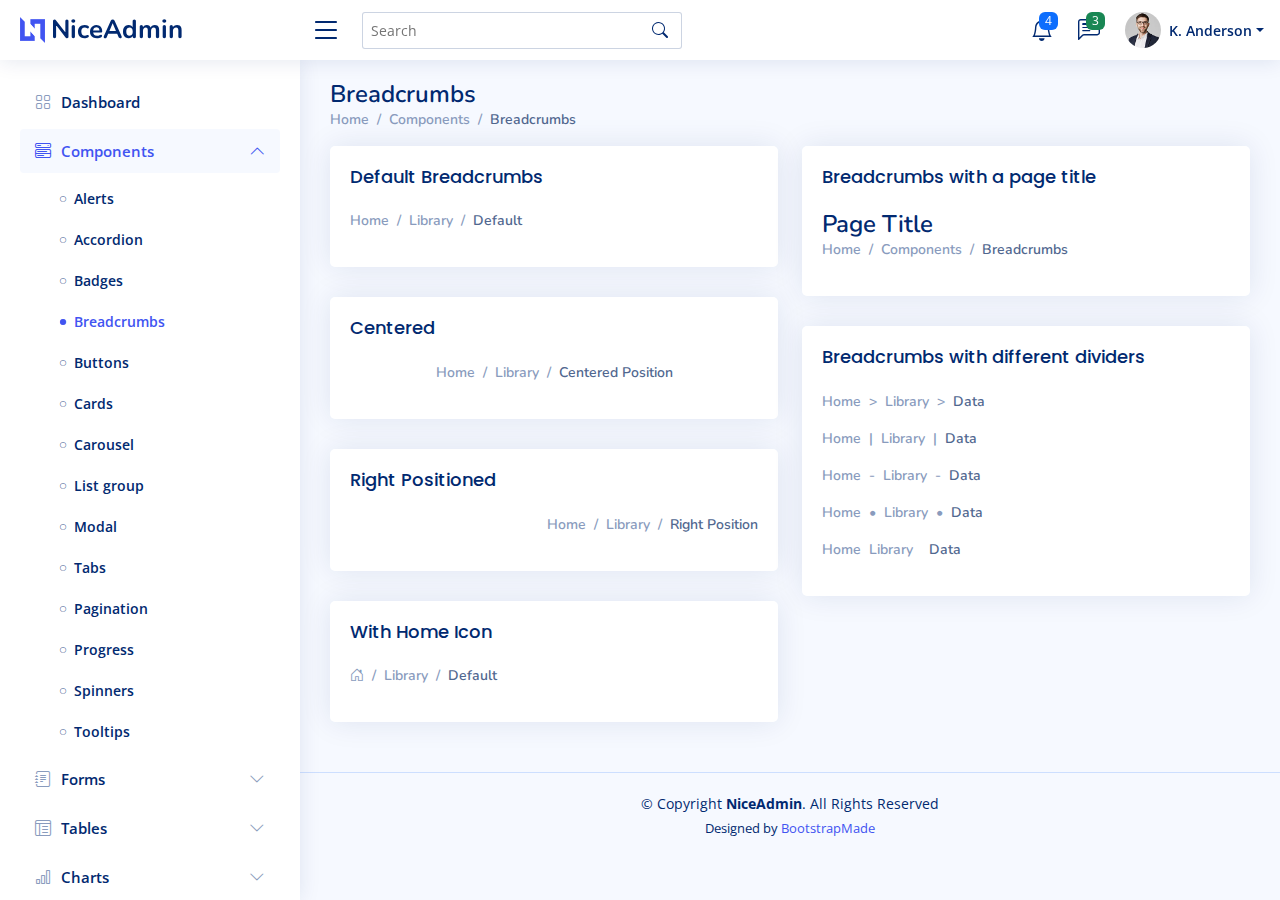
<file: NiceAdmin/components-breadcrumbs.html>
<!DOCTYPE html>
<html lang="en">

<head>
  <meta charset="utf-8">
  <meta content="width=device-width, initial-scale=1.0" name="viewport">

  <title>Components / Breadcrumbs - NiceAdmin Bootstrap Template</title>
  <meta content="" name="description">
  <meta content="" name="keywords">

  <!-- Favicons -->
  <link href="assets/img/favicon.png" rel="icon">
  <link href="assets/img/apple-touch-icon.png" rel="apple-touch-icon">

  <!-- Google Fonts -->
  <link href="https://fonts.gstatic.com" rel="preconnect">
  <link href="https://fonts.googleapis.com/css?family=Open+Sans:300,300i,400,400i,600,600i,700,700i|Nunito:300,300i,400,400i,600,600i,700,700i|Poppins:300,300i,400,400i,500,500i,600,600i,700,700i" rel="stylesheet">

  <!-- Vendor CSS Files -->
  <link href="assets/vendor/bootstrap/css/bootstrap.min.css" rel="stylesheet">
  <link href="assets/vendor/bootstrap-icons/bootstrap-icons.css" rel="stylesheet">
  <link href="assets/vendor/boxicons/css/boxicons.min.css" rel="stylesheet">
  <link href="assets/vendor/quill/quill.snow.css" rel="stylesheet">
  <link href="assets/vendor/quill/quill.bubble.css" rel="stylesheet">
  <link href="assets/vendor/remixicon/remixicon.css" rel="stylesheet">
  <link href="assets/vendor/simple-datatables/style.css" rel="stylesheet">

  <!-- Template Main CSS File -->
  <link href="assets/css/style.css" rel="stylesheet">

  <!-- =======================================================
  * Template Name: NiceAdmin
  * Template URL: https://bootstrapmade.com/nice-admin-bootstrap-admin-html-template/
  * Updated: Apr 20 2024 with Bootstrap v5.3.3
  * Author: BootstrapMade.com
  * License: https://bootstrapmade.com/license/
  ======================================================== -->
</head>

<body>

  <!-- ======= Header ======= -->
  <header id="header" class="header fixed-top d-flex align-items-center">

    <div class="d-flex align-items-center justify-content-between">
      <a href="index.html" class="logo d-flex align-items-center">
        <img src="assets/img/logo.png" alt="">
        <span class="d-none d-lg-block">NiceAdmin</span>
      </a>
      <i class="bi bi-list toggle-sidebar-btn"></i>
    </div><!-- End Logo -->

    <div class="search-bar">
      <form class="search-form d-flex align-items-center" method="POST" action="#">
        <input type="text" name="query" placeholder="Search" title="Enter search keyword">
        <button type="submit" title="Search"><i class="bi bi-search"></i></button>
      </form>
    </div><!-- End Search Bar -->

    <nav class="header-nav ms-auto">
      <ul class="d-flex align-items-center">

        <li class="nav-item d-block d-lg-none">
          <a class="nav-link nav-icon search-bar-toggle " href="#">
            <i class="bi bi-search"></i>
          </a>
        </li><!-- End Search Icon-->

        <li class="nav-item dropdown">

          <a class="nav-link nav-icon" href="#" data-bs-toggle="dropdown">
            <i class="bi bi-bell"></i>
            <span class="badge bg-primary badge-number">4</span>
          </a><!-- End Notification Icon -->

          <ul class="dropdown-menu dropdown-menu-end dropdown-menu-arrow notifications">
            <li class="dropdown-header">
              You have 4 new notifications
              <a href="#"><span class="badge rounded-pill bg-primary p-2 ms-2">View all</span></a>
            </li>
            <li>
              <hr class="dropdown-divider">
            </li>

            <li class="notification-item">
              <i class="bi bi-exclamation-circle text-warning"></i>
              <div>
                <h4>Lorem Ipsum</h4>
                <p>Quae dolorem earum veritatis oditseno</p>
                <p>30 min. ago</p>
              </div>
            </li>

            <li>
              <hr class="dropdown-divider">
            </li>

            <li class="notification-item">
              <i class="bi bi-x-circle text-danger"></i>
              <div>
                <h4>Atque rerum nesciunt</h4>
                <p>Quae dolorem earum veritatis oditseno</p>
                <p>1 hr. ago</p>
              </div>
            </li>

            <li>
              <hr class="dropdown-divider">
            </li>

            <li class="notification-item">
              <i class="bi bi-check-circle text-success"></i>
              <div>
                <h4>Sit rerum fuga</h4>
                <p>Quae dolorem earum veritatis oditseno</p>
                <p>2 hrs. ago</p>
              </div>
            </li>

            <li>
              <hr class="dropdown-divider">
            </li>

            <li class="notification-item">
              <i class="bi bi-info-circle text-primary"></i>
              <div>
                <h4>Dicta reprehenderit</h4>
                <p>Quae dolorem earum veritatis oditseno</p>
                <p>4 hrs. ago</p>
              </div>
            </li>

            <li>
              <hr class="dropdown-divider">
            </li>
            <li class="dropdown-footer">
              <a href="#">Show all notifications</a>
            </li>

          </ul><!-- End Notification Dropdown Items -->

        </li><!-- End Notification Nav -->

        <li class="nav-item dropdown">

          <a class="nav-link nav-icon" href="#" data-bs-toggle="dropdown">
            <i class="bi bi-chat-left-text"></i>
            <span class="badge bg-success badge-number">3</span>
          </a><!-- End Messages Icon -->

          <ul class="dropdown-menu dropdown-menu-end dropdown-menu-arrow messages">
            <li class="dropdown-header">
              You have 3 new messages
              <a href="#"><span class="badge rounded-pill bg-primary p-2 ms-2">View all</span></a>
            </li>
            <li>
              <hr class="dropdown-divider">
            </li>

            <li class="message-item">
              <a href="#">
                <img src="assets/img/messages-1.jpg" alt="" class="rounded-circle">
                <div>
                  <h4>Maria Hudson</h4>
                  <p>Velit asperiores et ducimus soluta repudiandae labore officia est ut...</p>
                  <p>4 hrs. ago</p>
                </div>
              </a>
            </li>
            <li>
              <hr class="dropdown-divider">
            </li>

            <li class="message-item">
              <a href="#">
                <img src="assets/img/messages-2.jpg" alt="" class="rounded-circle">
                <div>
                  <h4>Anna Nelson</h4>
                  <p>Velit asperiores et ducimus soluta repudiandae labore officia est ut...</p>
                  <p>6 hrs. ago</p>
                </div>
              </a>
            </li>
            <li>
              <hr class="dropdown-divider">
            </li>

            <li class="message-item">
              <a href="#">
                <img src="assets/img/messages-3.jpg" alt="" class="rounded-circle">
                <div>
                  <h4>David Muldon</h4>
                  <p>Velit asperiores et ducimus soluta repudiandae labore officia est ut...</p>
                  <p>8 hrs. ago</p>
                </div>
              </a>
            </li>
            <li>
              <hr class="dropdown-divider">
            </li>

            <li class="dropdown-footer">
              <a href="#">Show all messages</a>
            </li>

          </ul><!-- End Messages Dropdown Items -->

        </li><!-- End Messages Nav -->

        <li class="nav-item dropdown pe-3">

          <a class="nav-link nav-profile d-flex align-items-center pe-0" href="#" data-bs-toggle="dropdown">
            <img src="assets/img/profile-img.jpg" alt="Profile" class="rounded-circle">
            <span class="d-none d-md-block dropdown-toggle ps-2">K. Anderson</span>
          </a><!-- End Profile Iamge Icon -->

          <ul class="dropdown-menu dropdown-menu-end dropdown-menu-arrow profile">
            <li class="dropdown-header">
              <h6>Kevin Anderson</h6>
              <span>Web Designer</span>
            </li>
            <li>
              <hr class="dropdown-divider">
            </li>

            <li>
              <a class="dropdown-item d-flex align-items-center" href="users-profile.html">
                <i class="bi bi-person"></i>
                <span>My Profile</span>
              </a>
            </li>
            <li>
              <hr class="dropdown-divider">
            </li>

            <li>
              <a class="dropdown-item d-flex align-items-center" href="users-profile.html">
                <i class="bi bi-gear"></i>
                <span>Account Settings</span>
              </a>
            </li>
            <li>
              <hr class="dropdown-divider">
            </li>

            <li>
              <a class="dropdown-item d-flex align-items-center" href="pages-faq.html">
                <i class="bi bi-question-circle"></i>
                <span>Need Help?</span>
              </a>
            </li>
            <li>
              <hr class="dropdown-divider">
            </li>

            <li>
              <a class="dropdown-item d-flex align-items-center" href="#">
                <i class="bi bi-box-arrow-right"></i>
                <span>Sign Out</span>
              </a>
            </li>

          </ul><!-- End Profile Dropdown Items -->
        </li><!-- End Profile Nav -->

      </ul>
    </nav><!-- End Icons Navigation -->

  </header><!-- End Header -->

  <!-- ======= Sidebar ======= -->
  <aside id="sidebar" class="sidebar">

    <ul class="sidebar-nav" id="sidebar-nav">

      <li class="nav-item">
        <a class="nav-link collapsed" href="index.html">
          <i class="bi bi-grid"></i>
          <span>Dashboard</span>
        </a>
      </li><!-- End Dashboard Nav -->

      <li class="nav-item">
        <a class="nav-link " data-bs-target="#components-nav" data-bs-toggle="collapse" href="#">
          <i class="bi bi-menu-button-wide"></i><span>Components</span><i class="bi bi-chevron-down ms-auto"></i>
        </a>
        <ul id="components-nav" class="nav-content collapse show" data-bs-parent="#sidebar-nav">
          <li>
            <a href="components-alerts.html">
              <i class="bi bi-circle"></i><span>Alerts</span>
            </a>
          </li>
          <li>
            <a href="components-accordion.html">
              <i class="bi bi-circle"></i><span>Accordion</span>
            </a>
          </li>
          <li>
            <a href="components-badges.html">
              <i class="bi bi-circle"></i><span>Badges</span>
            </a>
          </li>
          <li>
            <a href="components-breadcrumbs.html" class="active">
              <i class="bi bi-circle"></i><span>Breadcrumbs</span>
            </a>
          </li>
          <li>
            <a href="components-buttons.html">
              <i class="bi bi-circle"></i><span>Buttons</span>
            </a>
          </li>
          <li>
            <a href="components-cards.html">
              <i class="bi bi-circle"></i><span>Cards</span>
            </a>
          </li>
          <li>
            <a href="components-carousel.html">
              <i class="bi bi-circle"></i><span>Carousel</span>
            </a>
          </li>
          <li>
            <a href="components-list-group.html">
              <i class="bi bi-circle"></i><span>List group</span>
            </a>
          </li>
          <li>
            <a href="components-modal.html">
              <i class="bi bi-circle"></i><span>Modal</span>
            </a>
          </li>
          <li>
            <a href="components-tabs.html">
              <i class="bi bi-circle"></i><span>Tabs</span>
            </a>
          </li>
          <li>
            <a href="components-pagination.html">
              <i class="bi bi-circle"></i><span>Pagination</span>
            </a>
          </li>
          <li>
            <a href="components-progress.html">
              <i class="bi bi-circle"></i><span>Progress</span>
            </a>
          </li>
          <li>
            <a href="components-spinners.html">
              <i class="bi bi-circle"></i><span>Spinners</span>
            </a>
          </li>
          <li>
            <a href="components-tooltips.html">
              <i class="bi bi-circle"></i><span>Tooltips</span>
            </a>
          </li>
        </ul>
      </li><!-- End Components Nav -->

      <li class="nav-item">
        <a class="nav-link collapsed" data-bs-target="#forms-nav" data-bs-toggle="collapse" href="#">
          <i class="bi bi-journal-text"></i><span>Forms</span><i class="bi bi-chevron-down ms-auto"></i>
        </a>
        <ul id="forms-nav" class="nav-content collapse " data-bs-parent="#sidebar-nav">
          <li>
            <a href="forms-elements.html">
              <i class="bi bi-circle"></i><span>Form Elements</span>
            </a>
          </li>
          <li>
            <a href="forms-layouts.html">
              <i class="bi bi-circle"></i><span>Form Layouts</span>
            </a>
          </li>
          <li>
            <a href="forms-editors.html">
              <i class="bi bi-circle"></i><span>Form Editors</span>
            </a>
          </li>
          <li>
            <a href="forms-validation.html">
              <i class="bi bi-circle"></i><span>Form Validation</span>
            </a>
          </li>
        </ul>
      </li><!-- End Forms Nav -->

      <li class="nav-item">
        <a class="nav-link collapsed" data-bs-target="#tables-nav" data-bs-toggle="collapse" href="#">
          <i class="bi bi-layout-text-window-reverse"></i><span>Tables</span><i class="bi bi-chevron-down ms-auto"></i>
        </a>
        <ul id="tables-nav" class="nav-content collapse " data-bs-parent="#sidebar-nav">
          <li>
            <a href="tables-general.html">
              <i class="bi bi-circle"></i><span>General Tables</span>
            </a>
          </li>
          <li>
            <a href="tables-data.html">
              <i class="bi bi-circle"></i><span>Data Tables</span>
            </a>
          </li>
        </ul>
      </li><!-- End Tables Nav -->

      <li class="nav-item">
        <a class="nav-link collapsed" data-bs-target="#charts-nav" data-bs-toggle="collapse" href="#">
          <i class="bi bi-bar-chart"></i><span>Charts</span><i class="bi bi-chevron-down ms-auto"></i>
        </a>
        <ul id="charts-nav" class="nav-content collapse " data-bs-parent="#sidebar-nav">
          <li>
            <a href="charts-chartjs.html">
              <i class="bi bi-circle"></i><span>Chart.js</span>
            </a>
          </li>
          <li>
            <a href="charts-apexcharts.html">
              <i class="bi bi-circle"></i><span>ApexCharts</span>
            </a>
          </li>
          <li>
            <a href="charts-echarts.html">
              <i class="bi bi-circle"></i><span>ECharts</span>
            </a>
          </li>
        </ul>
      </li><!-- End Charts Nav -->

      <li class="nav-item">
        <a class="nav-link collapsed" data-bs-target="#icons-nav" data-bs-toggle="collapse" href="#">
          <i class="bi bi-gem"></i><span>Icons</span><i class="bi bi-chevron-down ms-auto"></i>
        </a>
        <ul id="icons-nav" class="nav-content collapse " data-bs-parent="#sidebar-nav">
          <li>
            <a href="icons-bootstrap.html">
              <i class="bi bi-circle"></i><span>Bootstrap Icons</span>
            </a>
          </li>
          <li>
            <a href="icons-remix.html">
              <i class="bi bi-circle"></i><span>Remix Icons</span>
            </a>
          </li>
          <li>
            <a href="icons-boxicons.html">
              <i class="bi bi-circle"></i><span>Boxicons</span>
            </a>
          </li>
        </ul>
      </li><!-- End Icons Nav -->

      <li class="nav-heading">Pages</li>

      <li class="nav-item">
        <a class="nav-link collapsed" href="users-profile.html">
          <i class="bi bi-person"></i>
          <span>Profile</span>
        </a>
      </li><!-- End Profile Page Nav -->

      <li class="nav-item">
        <a class="nav-link collapsed" href="pages-faq.html">
          <i class="bi bi-question-circle"></i>
          <span>F.A.Q</span>
        </a>
      </li><!-- End F.A.Q Page Nav -->

      <li class="nav-item">
        <a class="nav-link collapsed" href="pages-contact.html">
          <i class="bi bi-envelope"></i>
          <span>Contact</span>
        </a>
      </li><!-- End Contact Page Nav -->

      <li class="nav-item">
        <a class="nav-link collapsed" href="pages-register.html">
          <i class="bi bi-card-list"></i>
          <span>Register</span>
        </a>
      </li><!-- End Register Page Nav -->

      <li class="nav-item">
        <a class="nav-link collapsed" href="pages-login.html">
          <i class="bi bi-box-arrow-in-right"></i>
          <span>Login</span>
        </a>
      </li><!-- End Login Page Nav -->

      <li class="nav-item">
        <a class="nav-link collapsed" href="pages-error-404.html">
          <i class="bi bi-dash-circle"></i>
          <span>Error 404</span>
        </a>
      </li><!-- End Error 404 Page Nav -->

      <li class="nav-item">
        <a class="nav-link collapsed" href="pages-blank.html">
          <i class="bi bi-file-earmark"></i>
          <span>Blank</span>
        </a>
      </li><!-- End Blank Page Nav -->

    </ul>

  </aside><!-- End Sidebar-->

  <main id="main" class="main">

    <div class="pagetitle">
      <h1>Breadcrumbs</h1>
      <nav>
        <ol class="breadcrumb">
          <li class="breadcrumb-item"><a href="index.html">Home</a></li>
          <li class="breadcrumb-item">Components</li>
          <li class="breadcrumb-item active">Breadcrumbs</li>
        </ol>
      </nav>
    </div><!-- End Page Title -->

    <section class="section">
      <div class="row">
        <div class="col-lg-6">

          <div class="card">
            <div class="card-body">
              <h5 class="card-title">Default Breadcrumbs</h5>

              <nav>
                <ol class="breadcrumb">
                  <li class="breadcrumb-item"><a href="index.html">Home</a></li>
                  <li class="breadcrumb-item"><a href="#">Library</a></li>
                  <li class="breadcrumb-item active">Default</li>
                </ol>
              </nav>
            </div>
          </div>

          <div class="card">
            <div class="card-body">
              <h5 class="card-title">Centered</h5>

              <nav class="d-flex justify-content-center">
                <ol class="breadcrumb">
                  <li class="breadcrumb-item"><a href="index.html">Home</a></li>
                  <li class="breadcrumb-item"><a href="#">Library</a></li>
                  <li class="breadcrumb-item active">Centered Position</li>
                </ol>
              </nav>
            </div>
          </div>

          <div class="card">
            <div class="card-body">
              <h5 class="card-title">Right Positioned</h5>

              <nav class="d-flex justify-content-end">
                <ol class="breadcrumb">
                  <li class="breadcrumb-item"><a href="index.html">Home</a></li>
                  <li class="breadcrumb-item"><a href="#">Library</a></li>
                  <li class="breadcrumb-item active">Right Position</li>
                </ol>
              </nav>
            </div>
          </div>

          <div class="card">
            <div class="card-body">
              <h5 class="card-title">With Home Icon</h5>

              <nav>
                <ol class="breadcrumb">
                  <li class="breadcrumb-item"><a href="index.html"><i class="bi bi-house-door"></i></a></li>
                  <li class="breadcrumb-item"><a href="#">Library</a></li>
                  <li class="breadcrumb-item active">Default</li>
                </ol>
              </nav>
            </div>
          </div>

        </div>

        <div class="col-lg-6">

          <div class="card">
            <div class="card-body">
              <h5 class="card-title">Breadcrumbs with a page title</h5>

              <div class="pagetitle">
                <h1>Page Title</h1>
                <nav>
                  <ol class="breadcrumb">
                    <li class="breadcrumb-item"><a href="index.html">Home</a></li>
                    <li class="breadcrumb-item">Components</li>
                    <li class="breadcrumb-item active">Breadcrumbs</li>
                  </ol>
                </nav>
              </div><!-- End Breadcrumbs with a page title -->

            </div>
          </div>

          <div class="card">
            <div class="card-body">
              <h5 class="card-title">Breadcrumbs with different dividers</h5>

              <nav style="--bs-breadcrumb-divider: '>';">
                <ol class="breadcrumb">
                  <li class="breadcrumb-item"><a href="index.html">Home</a></li>
                  <li class="breadcrumb-item"><a href="#">Library</a></li>
                  <li class="breadcrumb-item active">Data</li>
                </ol>
              </nav>

              <nav style="--bs-breadcrumb-divider: '|';">
                <ol class="breadcrumb">
                  <li class="breadcrumb-item"><a href="index.html">Home</a></li>
                  <li class="breadcrumb-item"><a href="#">Library</a></li>
                  <li class="breadcrumb-item active">Data</li>
                </ol>
              </nav>

              <nav style="--bs-breadcrumb-divider: '-';">
                <ol class="breadcrumb">
                  <li class="breadcrumb-item"><a href="index.html">Home</a></li>
                  <li class="breadcrumb-item"><a href="#">Library</a></li>
                  <li class="breadcrumb-item active">Data</li>
                </ol>
              </nav>

              <nav style="--bs-breadcrumb-divider: '•';">
                <ol class="breadcrumb">
                  <li class="breadcrumb-item"><a href="index.html">Home</a></li>
                  <li class="breadcrumb-item"><a href="#">Library</a></li>
                  <li class="breadcrumb-item active">Data</li>
                </ol>
              </nav>

              <nav style="--bs-breadcrumb-divider: '';">
                <ol class="breadcrumb">
                  <li class="breadcrumb-item"><a href="index.html">Home</a></li>
                  <li class="breadcrumb-item"><a href="#">Library</a></li>
                  <li class="breadcrumb-item active">Data</li>
                </ol>
              </nav>

            </div>
          </div>

        </div>
      </div>
    </section>

  </main><!-- End #main -->

  <!-- ======= Footer ======= -->
  <footer id="footer" class="footer">
    <div class="copyright">
      &copy; Copyright <strong><span>NiceAdmin</span></strong>. All Rights Reserved
    </div>
    <div class="credits">
      <!-- All the links in the footer should remain intact. -->
      <!-- You can delete the links only if you purchased the pro version. -->
      <!-- Licensing information: https://bootstrapmade.com/license/ -->
      <!-- Purchase the pro version with working PHP/AJAX contact form: https://bootstrapmade.com/nice-admin-bootstrap-admin-html-template/ -->
      Designed by <a href="https://bootstrapmade.com/">BootstrapMade</a>
    </div>
  </footer><!-- End Footer -->

  <a href="#" class="back-to-top d-flex align-items-center justify-content-center"><i class="bi bi-arrow-up-short"></i></a>

  <!-- Vendor JS Files -->
  <script src="assets/vendor/apexcharts/apexcharts.min.js"></script>
  <script src="assets/vendor/bootstrap/js/bootstrap.bundle.min.js"></script>
  <script src="assets/vendor/chart.js/chart.umd.js"></script>
  <script src="assets/vendor/echarts/echarts.min.js"></script>
  <script src="assets/vendor/quill/quill.js"></script>
  <script src="assets/vendor/simple-datatables/simple-datatables.js"></script>
  <script src="assets/vendor/tinymce/tinymce.min.js"></script>
  <script src="assets/vendor/php-email-form/validate.js"></script>

  <!-- Template Main JS File -->
  <script src="assets/js/main.js"></script>

</body>

</html>
</file>
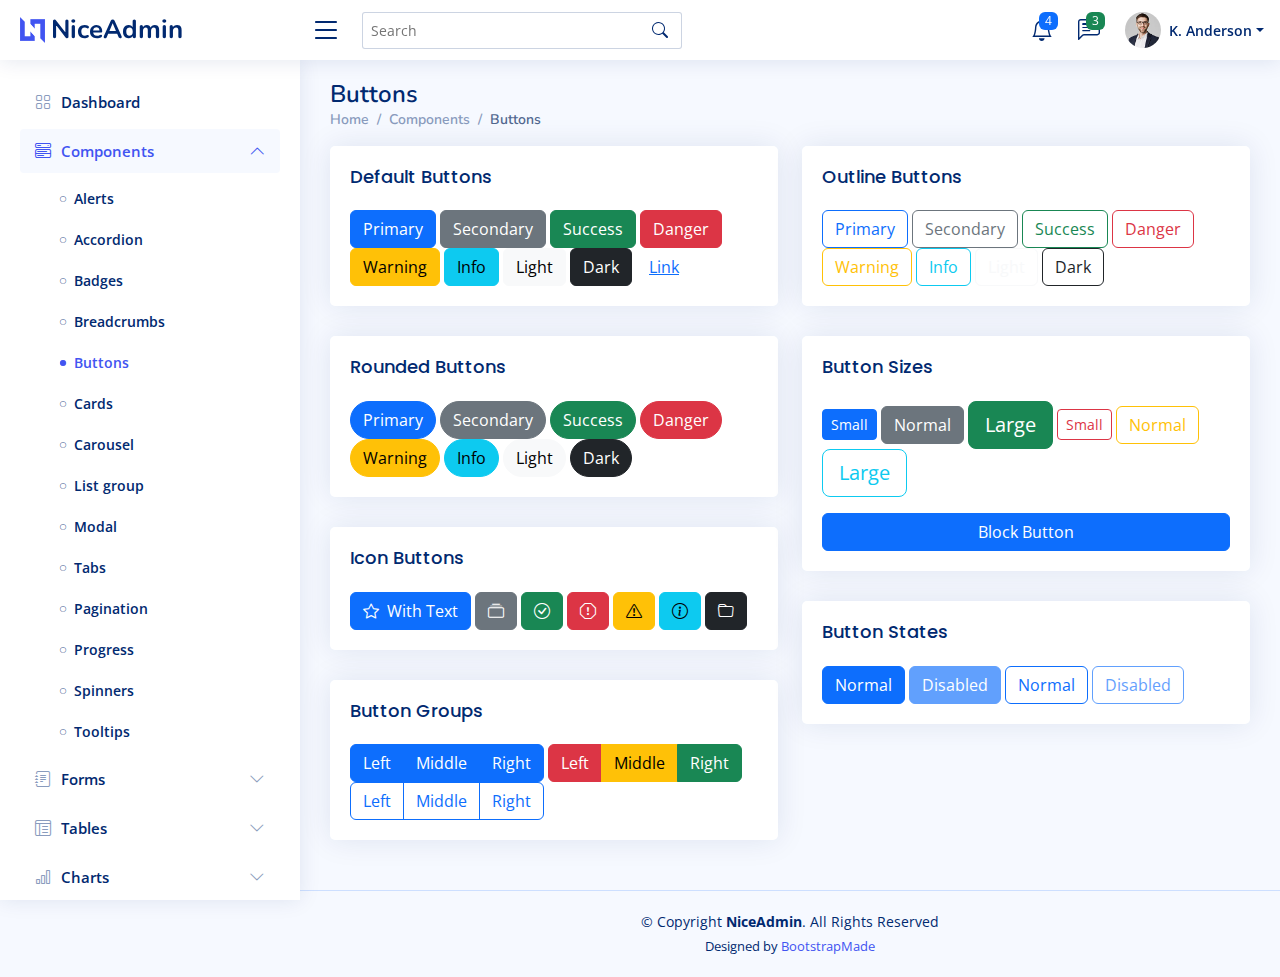
<file: NiceAdmin/components-buttons.html>
<!DOCTYPE html>
<html lang="en">

<head>
  <meta charset="utf-8">
  <meta content="width=device-width, initial-scale=1.0" name="viewport">

  <title>Components / Buttons - NiceAdmin Bootstrap Template</title>
  <meta content="" name="description">
  <meta content="" name="keywords">

  <!-- Favicons -->
  <link href="assets/img/favicon.png" rel="icon">
  <link href="assets/img/apple-touch-icon.png" rel="apple-touch-icon">

  <!-- Google Fonts -->
  <link href="https://fonts.gstatic.com" rel="preconnect">
  <link href="https://fonts.googleapis.com/css?family=Open+Sans:300,300i,400,400i,600,600i,700,700i|Nunito:300,300i,400,400i,600,600i,700,700i|Poppins:300,300i,400,400i,500,500i,600,600i,700,700i" rel="stylesheet">

  <!-- Vendor CSS Files -->
  <link href="assets/vendor/bootstrap/css/bootstrap.min.css" rel="stylesheet">
  <link href="assets/vendor/bootstrap-icons/bootstrap-icons.css" rel="stylesheet">
  <link href="assets/vendor/boxicons/css/boxicons.min.css" rel="stylesheet">
  <link href="assets/vendor/quill/quill.snow.css" rel="stylesheet">
  <link href="assets/vendor/quill/quill.bubble.css" rel="stylesheet">
  <link href="assets/vendor/remixicon/remixicon.css" rel="stylesheet">
  <link href="assets/vendor/simple-datatables/style.css" rel="stylesheet">

  <!-- Template Main CSS File -->
  <link href="assets/css/style.css" rel="stylesheet">

  <!-- =======================================================
  * Template Name: NiceAdmin
  * Template URL: https://bootstrapmade.com/nice-admin-bootstrap-admin-html-template/
  * Updated: Apr 20 2024 with Bootstrap v5.3.3
  * Author: BootstrapMade.com
  * License: https://bootstrapmade.com/license/
  ======================================================== -->
</head>

<body>

  <!-- ======= Header ======= -->
  <header id="header" class="header fixed-top d-flex align-items-center">

    <div class="d-flex align-items-center justify-content-between">
      <a href="index.html" class="logo d-flex align-items-center">
        <img src="assets/img/logo.png" alt="">
        <span class="d-none d-lg-block">NiceAdmin</span>
      </a>
      <i class="bi bi-list toggle-sidebar-btn"></i>
    </div><!-- End Logo -->

    <div class="search-bar">
      <form class="search-form d-flex align-items-center" method="POST" action="#">
        <input type="text" name="query" placeholder="Search" title="Enter search keyword">
        <button type="submit" title="Search"><i class="bi bi-search"></i></button>
      </form>
    </div><!-- End Search Bar -->

    <nav class="header-nav ms-auto">
      <ul class="d-flex align-items-center">

        <li class="nav-item d-block d-lg-none">
          <a class="nav-link nav-icon search-bar-toggle " href="#">
            <i class="bi bi-search"></i>
          </a>
        </li><!-- End Search Icon-->

        <li class="nav-item dropdown">

          <a class="nav-link nav-icon" href="#" data-bs-toggle="dropdown">
            <i class="bi bi-bell"></i>
            <span class="badge bg-primary badge-number">4</span>
          </a><!-- End Notification Icon -->

          <ul class="dropdown-menu dropdown-menu-end dropdown-menu-arrow notifications">
            <li class="dropdown-header">
              You have 4 new notifications
              <a href="#"><span class="badge rounded-pill bg-primary p-2 ms-2">View all</span></a>
            </li>
            <li>
              <hr class="dropdown-divider">
            </li>

            <li class="notification-item">
              <i class="bi bi-exclamation-circle text-warning"></i>
              <div>
                <h4>Lorem Ipsum</h4>
                <p>Quae dolorem earum veritatis oditseno</p>
                <p>30 min. ago</p>
              </div>
            </li>

            <li>
              <hr class="dropdown-divider">
            </li>

            <li class="notification-item">
              <i class="bi bi-x-circle text-danger"></i>
              <div>
                <h4>Atque rerum nesciunt</h4>
                <p>Quae dolorem earum veritatis oditseno</p>
                <p>1 hr. ago</p>
              </div>
            </li>

            <li>
              <hr class="dropdown-divider">
            </li>

            <li class="notification-item">
              <i class="bi bi-check-circle text-success"></i>
              <div>
                <h4>Sit rerum fuga</h4>
                <p>Quae dolorem earum veritatis oditseno</p>
                <p>2 hrs. ago</p>
              </div>
            </li>

            <li>
              <hr class="dropdown-divider">
            </li>

            <li class="notification-item">
              <i class="bi bi-info-circle text-primary"></i>
              <div>
                <h4>Dicta reprehenderit</h4>
                <p>Quae dolorem earum veritatis oditseno</p>
                <p>4 hrs. ago</p>
              </div>
            </li>

            <li>
              <hr class="dropdown-divider">
            </li>
            <li class="dropdown-footer">
              <a href="#">Show all notifications</a>
            </li>

          </ul><!-- End Notification Dropdown Items -->

        </li><!-- End Notification Nav -->

        <li class="nav-item dropdown">

          <a class="nav-link nav-icon" href="#" data-bs-toggle="dropdown">
            <i class="bi bi-chat-left-text"></i>
            <span class="badge bg-success badge-number">3</span>
          </a><!-- End Messages Icon -->

          <ul class="dropdown-menu dropdown-menu-end dropdown-menu-arrow messages">
            <li class="dropdown-header">
              You have 3 new messages
              <a href="#"><span class="badge rounded-pill bg-primary p-2 ms-2">View all</span></a>
            </li>
            <li>
              <hr class="dropdown-divider">
            </li>

            <li class="message-item">
              <a href="#">
                <img src="assets/img/messages-1.jpg" alt="" class="rounded-circle">
                <div>
                  <h4>Maria Hudson</h4>
                  <p>Velit asperiores et ducimus soluta repudiandae labore officia est ut...</p>
                  <p>4 hrs. ago</p>
                </div>
              </a>
            </li>
            <li>
              <hr class="dropdown-divider">
            </li>

            <li class="message-item">
              <a href="#">
                <img src="assets/img/messages-2.jpg" alt="" class="rounded-circle">
                <div>
                  <h4>Anna Nelson</h4>
                  <p>Velit asperiores et ducimus soluta repudiandae labore officia est ut...</p>
                  <p>6 hrs. ago</p>
                </div>
              </a>
            </li>
            <li>
              <hr class="dropdown-divider">
            </li>

            <li class="message-item">
              <a href="#">
                <img src="assets/img/messages-3.jpg" alt="" class="rounded-circle">
                <div>
                  <h4>David Muldon</h4>
                  <p>Velit asperiores et ducimus soluta repudiandae labore officia est ut...</p>
                  <p>8 hrs. ago</p>
                </div>
              </a>
            </li>
            <li>
              <hr class="dropdown-divider">
            </li>

            <li class="dropdown-footer">
              <a href="#">Show all messages</a>
            </li>

          </ul><!-- End Messages Dropdown Items -->

        </li><!-- End Messages Nav -->

        <li class="nav-item dropdown pe-3">

          <a class="nav-link nav-profile d-flex align-items-center pe-0" href="#" data-bs-toggle="dropdown">
            <img src="assets/img/profile-img.jpg" alt="Profile" class="rounded-circle">
            <span class="d-none d-md-block dropdown-toggle ps-2">K. Anderson</span>
          </a><!-- End Profile Iamge Icon -->

          <ul class="dropdown-menu dropdown-menu-end dropdown-menu-arrow profile">
            <li class="dropdown-header">
              <h6>Kevin Anderson</h6>
              <span>Web Designer</span>
            </li>
            <li>
              <hr class="dropdown-divider">
            </li>

            <li>
              <a class="dropdown-item d-flex align-items-center" href="users-profile.html">
                <i class="bi bi-person"></i>
                <span>My Profile</span>
              </a>
            </li>
            <li>
              <hr class="dropdown-divider">
            </li>

            <li>
              <a class="dropdown-item d-flex align-items-center" href="users-profile.html">
                <i class="bi bi-gear"></i>
                <span>Account Settings</span>
              </a>
            </li>
            <li>
              <hr class="dropdown-divider">
            </li>

            <li>
              <a class="dropdown-item d-flex align-items-center" href="pages-faq.html">
                <i class="bi bi-question-circle"></i>
                <span>Need Help?</span>
              </a>
            </li>
            <li>
              <hr class="dropdown-divider">
            </li>

            <li>
              <a class="dropdown-item d-flex align-items-center" href="#">
                <i class="bi bi-box-arrow-right"></i>
                <span>Sign Out</span>
              </a>
            </li>

          </ul><!-- End Profile Dropdown Items -->
        </li><!-- End Profile Nav -->

      </ul>
    </nav><!-- End Icons Navigation -->

  </header><!-- End Header -->

  <!-- ======= Sidebar ======= -->
  <aside id="sidebar" class="sidebar">

    <ul class="sidebar-nav" id="sidebar-nav">

      <li class="nav-item">
        <a class="nav-link collapsed" href="index.html">
          <i class="bi bi-grid"></i>
          <span>Dashboard</span>
        </a>
      </li><!-- End Dashboard Nav -->

      <li class="nav-item">
        <a class="nav-link " data-bs-target="#components-nav" data-bs-toggle="collapse" href="#">
          <i class="bi bi-menu-button-wide"></i><span>Components</span><i class="bi bi-chevron-down ms-auto"></i>
        </a>
        <ul id="components-nav" class="nav-content collapse show" data-bs-parent="#sidebar-nav">
          <li>
            <a href="components-alerts.html">
              <i class="bi bi-circle"></i><span>Alerts</span>
            </a>
          </li>
          <li>
            <a href="components-accordion.html">
              <i class="bi bi-circle"></i><span>Accordion</span>
            </a>
          </li>
          <li>
            <a href="components-badges.html">
              <i class="bi bi-circle"></i><span>Badges</span>
            </a>
          </li>
          <li>
            <a href="components-breadcrumbs.html">
              <i class="bi bi-circle"></i><span>Breadcrumbs</span>
            </a>
          </li>
          <li>
            <a href="components-buttons.html" class="active">
              <i class="bi bi-circle"></i><span>Buttons</span>
            </a>
          </li>
          <li>
            <a href="components-cards.html">
              <i class="bi bi-circle"></i><span>Cards</span>
            </a>
          </li>
          <li>
            <a href="components-carousel.html">
              <i class="bi bi-circle"></i><span>Carousel</span>
            </a>
          </li>
          <li>
            <a href="components-list-group.html">
              <i class="bi bi-circle"></i><span>List group</span>
            </a>
          </li>
          <li>
            <a href="components-modal.html">
              <i class="bi bi-circle"></i><span>Modal</span>
            </a>
          </li>
          <li>
            <a href="components-tabs.html">
              <i class="bi bi-circle"></i><span>Tabs</span>
            </a>
          </li>
          <li>
            <a href="components-pagination.html">
              <i class="bi bi-circle"></i><span>Pagination</span>
            </a>
          </li>
          <li>
            <a href="components-progress.html">
              <i class="bi bi-circle"></i><span>Progress</span>
            </a>
          </li>
          <li>
            <a href="components-spinners.html">
              <i class="bi bi-circle"></i><span>Spinners</span>
            </a>
          </li>
          <li>
            <a href="components-tooltips.html">
              <i class="bi bi-circle"></i><span>Tooltips</span>
            </a>
          </li>
        </ul>
      </li><!-- End Components Nav -->

      <li class="nav-item">
        <a class="nav-link collapsed" data-bs-target="#forms-nav" data-bs-toggle="collapse" href="#">
          <i class="bi bi-journal-text"></i><span>Forms</span><i class="bi bi-chevron-down ms-auto"></i>
        </a>
        <ul id="forms-nav" class="nav-content collapse " data-bs-parent="#sidebar-nav">
          <li>
            <a href="forms-elements.html">
              <i class="bi bi-circle"></i><span>Form Elements</span>
            </a>
          </li>
          <li>
            <a href="forms-layouts.html">
              <i class="bi bi-circle"></i><span>Form Layouts</span>
            </a>
          </li>
          <li>
            <a href="forms-editors.html">
              <i class="bi bi-circle"></i><span>Form Editors</span>
            </a>
          </li>
          <li>
            <a href="forms-validation.html">
              <i class="bi bi-circle"></i><span>Form Validation</span>
            </a>
          </li>
        </ul>
      </li><!-- End Forms Nav -->

      <li class="nav-item">
        <a class="nav-link collapsed" data-bs-target="#tables-nav" data-bs-toggle="collapse" href="#">
          <i class="bi bi-layout-text-window-reverse"></i><span>Tables</span><i class="bi bi-chevron-down ms-auto"></i>
        </a>
        <ul id="tables-nav" class="nav-content collapse " data-bs-parent="#sidebar-nav">
          <li>
            <a href="tables-general.html">
              <i class="bi bi-circle"></i><span>General Tables</span>
            </a>
          </li>
          <li>
            <a href="tables-data.html">
              <i class="bi bi-circle"></i><span>Data Tables</span>
            </a>
          </li>
        </ul>
      </li><!-- End Tables Nav -->

      <li class="nav-item">
        <a class="nav-link collapsed" data-bs-target="#charts-nav" data-bs-toggle="collapse" href="#">
          <i class="bi bi-bar-chart"></i><span>Charts</span><i class="bi bi-chevron-down ms-auto"></i>
        </a>
        <ul id="charts-nav" class="nav-content collapse " data-bs-parent="#sidebar-nav">
          <li>
            <a href="charts-chartjs.html">
              <i class="bi bi-circle"></i><span>Chart.js</span>
            </a>
          </li>
          <li>
            <a href="charts-apexcharts.html">
              <i class="bi bi-circle"></i><span>ApexCharts</span>
            </a>
          </li>
          <li>
            <a href="charts-echarts.html">
              <i class="bi bi-circle"></i><span>ECharts</span>
            </a>
          </li>
        </ul>
      </li><!-- End Charts Nav -->

      <li class="nav-item">
        <a class="nav-link collapsed" data-bs-target="#icons-nav" data-bs-toggle="collapse" href="#">
          <i class="bi bi-gem"></i><span>Icons</span><i class="bi bi-chevron-down ms-auto"></i>
        </a>
        <ul id="icons-nav" class="nav-content collapse " data-bs-parent="#sidebar-nav">
          <li>
            <a href="icons-bootstrap.html">
              <i class="bi bi-circle"></i><span>Bootstrap Icons</span>
            </a>
          </li>
          <li>
            <a href="icons-remix.html">
              <i class="bi bi-circle"></i><span>Remix Icons</span>
            </a>
          </li>
          <li>
            <a href="icons-boxicons.html">
              <i class="bi bi-circle"></i><span>Boxicons</span>
            </a>
          </li>
        </ul>
      </li><!-- End Icons Nav -->

      <li class="nav-heading">Pages</li>

      <li class="nav-item">
        <a class="nav-link collapsed" href="users-profile.html">
          <i class="bi bi-person"></i>
          <span>Profile</span>
        </a>
      </li><!-- End Profile Page Nav -->

      <li class="nav-item">
        <a class="nav-link collapsed" href="pages-faq.html">
          <i class="bi bi-question-circle"></i>
          <span>F.A.Q</span>
        </a>
      </li><!-- End F.A.Q Page Nav -->

      <li class="nav-item">
        <a class="nav-link collapsed" href="pages-contact.html">
          <i class="bi bi-envelope"></i>
          <span>Contact</span>
        </a>
      </li><!-- End Contact Page Nav -->

      <li class="nav-item">
        <a class="nav-link collapsed" href="pages-register.html">
          <i class="bi bi-card-list"></i>
          <span>Register</span>
        </a>
      </li><!-- End Register Page Nav -->

      <li class="nav-item">
        <a class="nav-link collapsed" href="pages-login.html">
          <i class="bi bi-box-arrow-in-right"></i>
          <span>Login</span>
        </a>
      </li><!-- End Login Page Nav -->

      <li class="nav-item">
        <a class="nav-link collapsed" href="pages-error-404.html">
          <i class="bi bi-dash-circle"></i>
          <span>Error 404</span>
        </a>
      </li><!-- End Error 404 Page Nav -->

      <li class="nav-item">
        <a class="nav-link collapsed" href="pages-blank.html">
          <i class="bi bi-file-earmark"></i>
          <span>Blank</span>
        </a>
      </li><!-- End Blank Page Nav -->

    </ul>

  </aside><!-- End Sidebar-->

  <main id="main" class="main">

    <div class="pagetitle">
      <h1>Buttons</h1>
      <nav>
        <ol class="breadcrumb">
          <li class="breadcrumb-item"><a href="index.html">Home</a></li>
          <li class="breadcrumb-item">Components</li>
          <li class="breadcrumb-item active">Buttons</li>
        </ol>
      </nav>
    </div><!-- End Page Title -->

    <section class="section">
      <div class="row">
        <div class="col-lg-6">

          <div class="card">
            <div class="card-body">
              <h5 class="card-title">Default Buttons</h5>

              <button type="button" class="btn btn-primary">Primary</button>
              <button type="button" class="btn btn-secondary">Secondary</button>
              <button type="button" class="btn btn-success">Success</button>
              <button type="button" class="btn btn-danger">Danger</button>
              <button type="button" class="btn btn-warning">Warning</button>
              <button type="button" class="btn btn-info">Info</button>
              <button type="button" class="btn btn-light">Light</button>
              <button type="button" class="btn btn-dark">Dark</button>
              <button type="button" class="btn btn-link">Link</button>
            </div>
          </div>

          <div class="card">
            <div class="card-body">
              <h5 class="card-title">Rounded Buttons</h5>

              <button type="button" class="btn btn-primary rounded-pill">Primary</button>
              <button type="button" class="btn btn-secondary rounded-pill">Secondary</button>
              <button type="button" class="btn btn-success rounded-pill">Success</button>
              <button type="button" class="btn btn-danger rounded-pill">Danger</button>
              <button type="button" class="btn btn-warning rounded-pill">Warning</button>
              <button type="button" class="btn btn-info rounded-pill">Info</button>
              <button type="button" class="btn btn-light rounded-pill">Light</button>
              <button type="button" class="btn btn-dark rounded-pill">Dark</button>
            </div>
          </div>

          <div class="card">
            <div class="card-body">
              <h5 class="card-title">Icon Buttons</h5>

              <button type="button" class="btn btn-primary"><i class="bi bi-star me-1"></i> With Text</button>
              <button type="button" class="btn btn-secondary"><i class="bi bi-collection"></i></button>
              <button type="button" class="btn btn-success"><i class="bi bi-check-circle"></i></button>
              <button type="button" class="btn btn-danger"><i class="bi bi-exclamation-octagon"></i></button>
              <button type="button" class="btn btn-warning"><i class="bi bi-exclamation-triangle"></i></button>
              <button type="button" class="btn btn-info"><i class="bi bi-info-circle"></i></button>
              <button type="button" class="btn btn-dark"><i class="bi bi-folder"></i></button>
            </div>
          </div>

          <div class="card">
            <div class="card-body">
              <h5 class="card-title">Button Groups</h5>

              <div class="btn-group" role="group" aria-label="Basic example">
                <button type="button" class="btn btn-primary">Left</button>
                <button type="button" class="btn btn-primary">Middle</button>
                <button type="button" class="btn btn-primary">Right</button>
              </div>

              <div class="btn-group" role="group" aria-label="Basic mixed styles example">
                <button type="button" class="btn btn-danger">Left</button>
                <button type="button" class="btn btn-warning">Middle</button>
                <button type="button" class="btn btn-success">Right</button>
              </div>

              <div class="btn-group" role="group" aria-label="Basic outlined example">
                <button type="button" class="btn btn-outline-primary">Left</button>
                <button type="button" class="btn btn-outline-primary">Middle</button>
                <button type="button" class="btn btn-outline-primary">Right</button>
              </div>

            </div>
          </div>

        </div>

        <div class="col-lg-6">

          <div class="card">
            <div class="card-body">
              <h5 class="card-title">Outline Buttons</h5>

              <button type="button" class="btn btn-outline-primary">Primary</button>
              <button type="button" class="btn btn-outline-secondary">Secondary</button>
              <button type="button" class="btn btn-outline-success">Success</button>
              <button type="button" class="btn btn-outline-danger">Danger</button>
              <button type="button" class="btn btn-outline-warning">Warning</button>
              <button type="button" class="btn btn-outline-info">Info</button>
              <button type="button" class="btn btn-outline-light">Light</button>
              <button type="button" class="btn btn-outline-dark">Dark</button>
            </div>
          </div>

          <div class="card">
            <div class="card-body">
              <h5 class="card-title">Button Sizes</h5>

              <button type="button" class="btn btn-primary btn-sm">Small</button>
              <button type="button" class="btn btn-secondary">Normal</button>
              <button type="button" class="btn btn-success btn-lg">Large</button>

              <button type="button" class="btn btn-outline-danger btn-sm">Small</button>
              <button type="button" class="btn btn-outline-warning">Normal</button>
              <button type="button" class="btn btn-outline-info btn-lg">Large</button>

              <div class="d-grid gap-2 mt-3">
                <button class="btn btn-primary" type="button">Block Button</button>
              </div>

            </div>
          </div>

          <div class="card">
            <div class="card-body">
              <h5 class="card-title">Button States</h5>

              <button type="button" class="btn btn-primary">Normal</button>
              <button type="button" class="btn btn-primary" disabled>Disabled</button>
              <button type="button" class="btn btn-outline-primary">Normal</button>
              <button type="button" class="btn btn-outline-primary" disabled>Disabled</button>
            </div>
          </div>

        </div>
      </div>
    </section>

  </main><!-- End #main -->

  <!-- ======= Footer ======= -->
  <footer id="footer" class="footer">
    <div class="copyright">
      &copy; Copyright <strong><span>NiceAdmin</span></strong>. All Rights Reserved
    </div>
    <div class="credits">
      <!-- All the links in the footer should remain intact. -->
      <!-- You can delete the links only if you purchased the pro version. -->
      <!-- Licensing information: https://bootstrapmade.com/license/ -->
      <!-- Purchase the pro version with working PHP/AJAX contact form: https://bootstrapmade.com/nice-admin-bootstrap-admin-html-template/ -->
      Designed by <a href="https://bootstrapmade.com/">BootstrapMade</a>
    </div>
  </footer><!-- End Footer -->

  <a href="#" class="back-to-top d-flex align-items-center justify-content-center"><i class="bi bi-arrow-up-short"></i></a>

  <!-- Vendor JS Files -->
  <script src="assets/vendor/apexcharts/apexcharts.min.js"></script>
  <script src="assets/vendor/bootstrap/js/bootstrap.bundle.min.js"></script>
  <script src="assets/vendor/chart.js/chart.umd.js"></script>
  <script src="assets/vendor/echarts/echarts.min.js"></script>
  <script src="assets/vendor/quill/quill.js"></script>
  <script src="assets/vendor/simple-datatables/simple-datatables.js"></script>
  <script src="assets/vendor/tinymce/tinymce.min.js"></script>
  <script src="assets/vendor/php-email-form/validate.js"></script>

  <!-- Template Main JS File -->
  <script src="assets/js/main.js"></script>

</body>

</html>
</file>
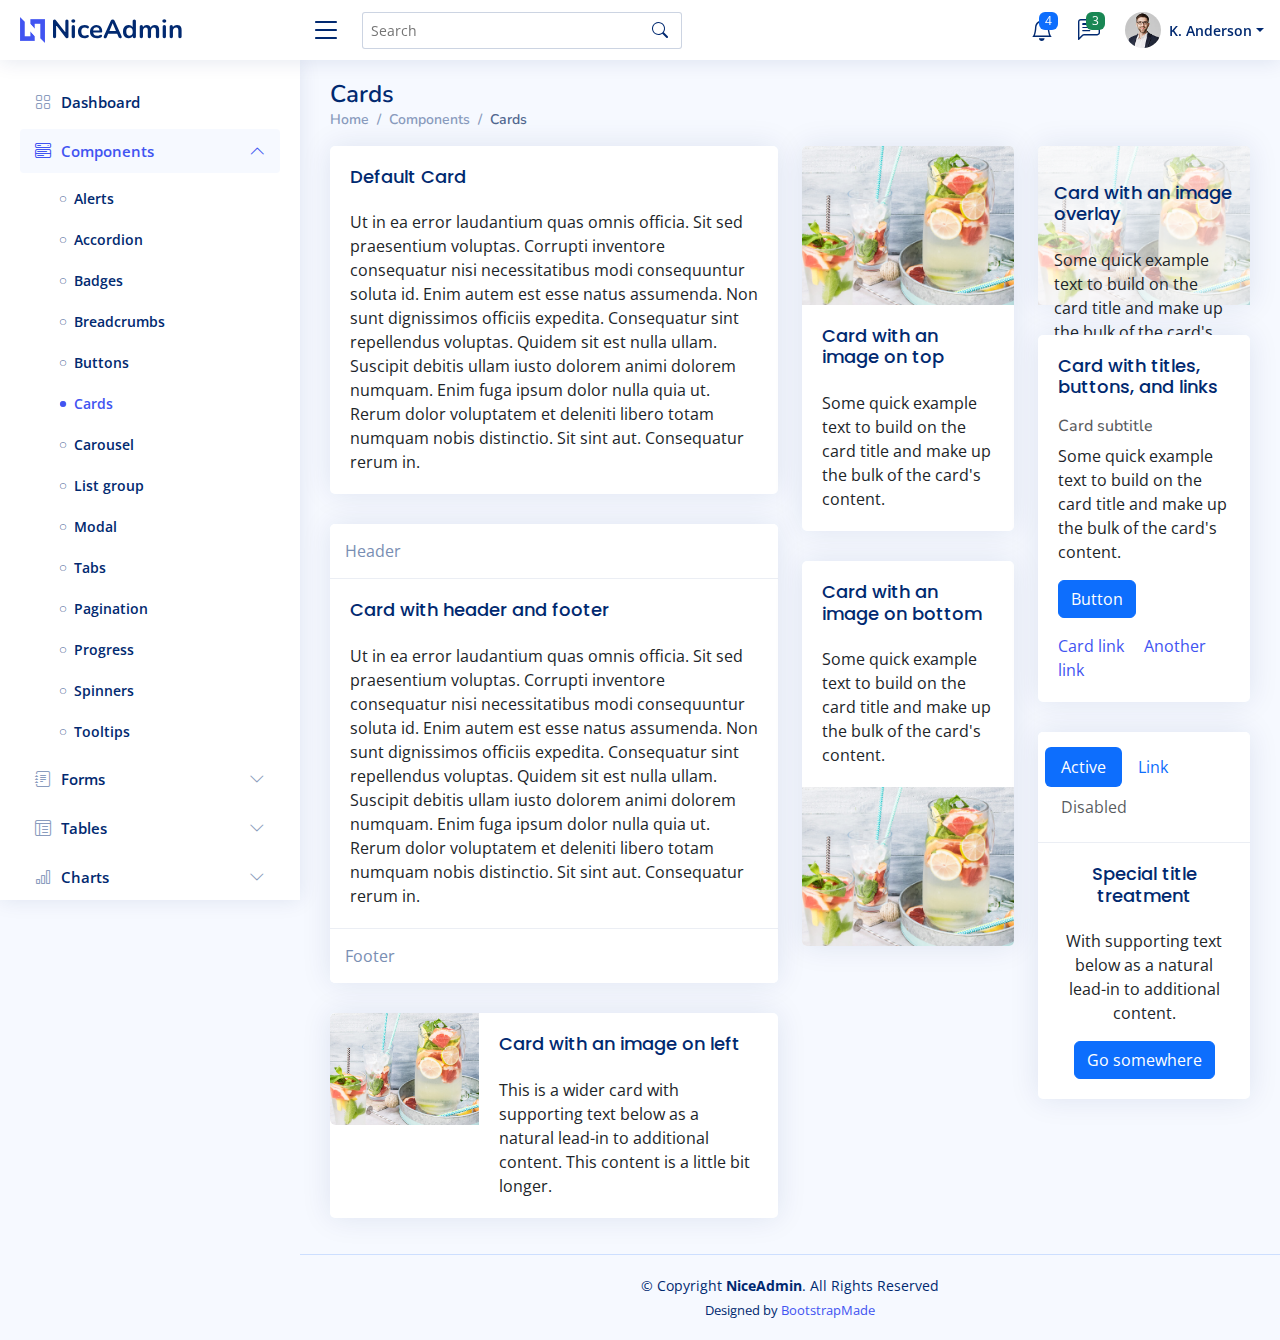
<file: NiceAdmin/components-cards.html>
<!DOCTYPE html>
<html lang="en">

<head>
  <meta charset="utf-8">
  <meta content="width=device-width, initial-scale=1.0" name="viewport">

  <title>Components / Cards - NiceAdmin Bootstrap Template</title>
  <meta content="" name="description">
  <meta content="" name="keywords">

  <!-- Favicons -->
  <link href="assets/img/favicon.png" rel="icon">
  <link href="assets/img/apple-touch-icon.png" rel="apple-touch-icon">

  <!-- Google Fonts -->
  <link href="https://fonts.gstatic.com" rel="preconnect">
  <link href="https://fonts.googleapis.com/css?family=Open+Sans:300,300i,400,400i,600,600i,700,700i|Nunito:300,300i,400,400i,600,600i,700,700i|Poppins:300,300i,400,400i,500,500i,600,600i,700,700i" rel="stylesheet">

  <!-- Vendor CSS Files -->
  <link href="assets/vendor/bootstrap/css/bootstrap.min.css" rel="stylesheet">
  <link href="assets/vendor/bootstrap-icons/bootstrap-icons.css" rel="stylesheet">
  <link href="assets/vendor/boxicons/css/boxicons.min.css" rel="stylesheet">
  <link href="assets/vendor/quill/quill.snow.css" rel="stylesheet">
  <link href="assets/vendor/quill/quill.bubble.css" rel="stylesheet">
  <link href="assets/vendor/remixicon/remixicon.css" rel="stylesheet">
  <link href="assets/vendor/simple-datatables/style.css" rel="stylesheet">

  <!-- Template Main CSS File -->
  <link href="assets/css/style.css" rel="stylesheet">

  <!-- =======================================================
  * Template Name: NiceAdmin
  * Template URL: https://bootstrapmade.com/nice-admin-bootstrap-admin-html-template/
  * Updated: Apr 20 2024 with Bootstrap v5.3.3
  * Author: BootstrapMade.com
  * License: https://bootstrapmade.com/license/
  ======================================================== -->
</head>

<body>

  <!-- ======= Header ======= -->
  <header id="header" class="header fixed-top d-flex align-items-center">

    <div class="d-flex align-items-center justify-content-between">
      <a href="index.html" class="logo d-flex align-items-center">
        <img src="assets/img/logo.png" alt="">
        <span class="d-none d-lg-block">NiceAdmin</span>
      </a>
      <i class="bi bi-list toggle-sidebar-btn"></i>
    </div><!-- End Logo -->

    <div class="search-bar">
      <form class="search-form d-flex align-items-center" method="POST" action="#">
        <input type="text" name="query" placeholder="Search" title="Enter search keyword">
        <button type="submit" title="Search"><i class="bi bi-search"></i></button>
      </form>
    </div><!-- End Search Bar -->

    <nav class="header-nav ms-auto">
      <ul class="d-flex align-items-center">

        <li class="nav-item d-block d-lg-none">
          <a class="nav-link nav-icon search-bar-toggle " href="#">
            <i class="bi bi-search"></i>
          </a>
        </li><!-- End Search Icon-->

        <li class="nav-item dropdown">

          <a class="nav-link nav-icon" href="#" data-bs-toggle="dropdown">
            <i class="bi bi-bell"></i>
            <span class="badge bg-primary badge-number">4</span>
          </a><!-- End Notification Icon -->

          <ul class="dropdown-menu dropdown-menu-end dropdown-menu-arrow notifications">
            <li class="dropdown-header">
              You have 4 new notifications
              <a href="#"><span class="badge rounded-pill bg-primary p-2 ms-2">View all</span></a>
            </li>
            <li>
              <hr class="dropdown-divider">
            </li>

            <li class="notification-item">
              <i class="bi bi-exclamation-circle text-warning"></i>
              <div>
                <h4>Lorem Ipsum</h4>
                <p>Quae dolorem earum veritatis oditseno</p>
                <p>30 min. ago</p>
              </div>
            </li>

            <li>
              <hr class="dropdown-divider">
            </li>

            <li class="notification-item">
              <i class="bi bi-x-circle text-danger"></i>
              <div>
                <h4>Atque rerum nesciunt</h4>
                <p>Quae dolorem earum veritatis oditseno</p>
                <p>1 hr. ago</p>
              </div>
            </li>

            <li>
              <hr class="dropdown-divider">
            </li>

            <li class="notification-item">
              <i class="bi bi-check-circle text-success"></i>
              <div>
                <h4>Sit rerum fuga</h4>
                <p>Quae dolorem earum veritatis oditseno</p>
                <p>2 hrs. ago</p>
              </div>
            </li>

            <li>
              <hr class="dropdown-divider">
            </li>

            <li class="notification-item">
              <i class="bi bi-info-circle text-primary"></i>
              <div>
                <h4>Dicta reprehenderit</h4>
                <p>Quae dolorem earum veritatis oditseno</p>
                <p>4 hrs. ago</p>
              </div>
            </li>

            <li>
              <hr class="dropdown-divider">
            </li>
            <li class="dropdown-footer">
              <a href="#">Show all notifications</a>
            </li>

          </ul><!-- End Notification Dropdown Items -->

        </li><!-- End Notification Nav -->

        <li class="nav-item dropdown">

          <a class="nav-link nav-icon" href="#" data-bs-toggle="dropdown">
            <i class="bi bi-chat-left-text"></i>
            <span class="badge bg-success badge-number">3</span>
          </a><!-- End Messages Icon -->

          <ul class="dropdown-menu dropdown-menu-end dropdown-menu-arrow messages">
            <li class="dropdown-header">
              You have 3 new messages
              <a href="#"><span class="badge rounded-pill bg-primary p-2 ms-2">View all</span></a>
            </li>
            <li>
              <hr class="dropdown-divider">
            </li>

            <li class="message-item">
              <a href="#">
                <img src="assets/img/messages-1.jpg" alt="" class="rounded-circle">
                <div>
                  <h4>Maria Hudson</h4>
                  <p>Velit asperiores et ducimus soluta repudiandae labore officia est ut...</p>
                  <p>4 hrs. ago</p>
                </div>
              </a>
            </li>
            <li>
              <hr class="dropdown-divider">
            </li>

            <li class="message-item">
              <a href="#">
                <img src="assets/img/messages-2.jpg" alt="" class="rounded-circle">
                <div>
                  <h4>Anna Nelson</h4>
                  <p>Velit asperiores et ducimus soluta repudiandae labore officia est ut...</p>
                  <p>6 hrs. ago</p>
                </div>
              </a>
            </li>
            <li>
              <hr class="dropdown-divider">
            </li>

            <li class="message-item">
              <a href="#">
                <img src="assets/img/messages-3.jpg" alt="" class="rounded-circle">
                <div>
                  <h4>David Muldon</h4>
                  <p>Velit asperiores et ducimus soluta repudiandae labore officia est ut...</p>
                  <p>8 hrs. ago</p>
                </div>
              </a>
            </li>
            <li>
              <hr class="dropdown-divider">
            </li>

            <li class="dropdown-footer">
              <a href="#">Show all messages</a>
            </li>

          </ul><!-- End Messages Dropdown Items -->

        </li><!-- End Messages Nav -->

        <li class="nav-item dropdown pe-3">

          <a class="nav-link nav-profile d-flex align-items-center pe-0" href="#" data-bs-toggle="dropdown">
            <img src="assets/img/profile-img.jpg" alt="Profile" class="rounded-circle">
            <span class="d-none d-md-block dropdown-toggle ps-2">K. Anderson</span>
          </a><!-- End Profile Iamge Icon -->

          <ul class="dropdown-menu dropdown-menu-end dropdown-menu-arrow profile">
            <li class="dropdown-header">
              <h6>Kevin Anderson</h6>
              <span>Web Designer</span>
            </li>
            <li>
              <hr class="dropdown-divider">
            </li>

            <li>
              <a class="dropdown-item d-flex align-items-center" href="users-profile.html">
                <i class="bi bi-person"></i>
                <span>My Profile</span>
              </a>
            </li>
            <li>
              <hr class="dropdown-divider">
            </li>

            <li>
              <a class="dropdown-item d-flex align-items-center" href="users-profile.html">
                <i class="bi bi-gear"></i>
                <span>Account Settings</span>
              </a>
            </li>
            <li>
              <hr class="dropdown-divider">
            </li>

            <li>
              <a class="dropdown-item d-flex align-items-center" href="pages-faq.html">
                <i class="bi bi-question-circle"></i>
                <span>Need Help?</span>
              </a>
            </li>
            <li>
              <hr class="dropdown-divider">
            </li>

            <li>
              <a class="dropdown-item d-flex align-items-center" href="#">
                <i class="bi bi-box-arrow-right"></i>
                <span>Sign Out</span>
              </a>
            </li>

          </ul><!-- End Profile Dropdown Items -->
        </li><!-- End Profile Nav -->

      </ul>
    </nav><!-- End Icons Navigation -->

  </header><!-- End Header -->

  <!-- ======= Sidebar ======= -->
  <aside id="sidebar" class="sidebar">

    <ul class="sidebar-nav" id="sidebar-nav">

      <li class="nav-item">
        <a class="nav-link collapsed" href="index.html">
          <i class="bi bi-grid"></i>
          <span>Dashboard</span>
        </a>
      </li><!-- End Dashboard Nav -->

      <li class="nav-item">
        <a class="nav-link " data-bs-target="#components-nav" data-bs-toggle="collapse" href="#">
          <i class="bi bi-menu-button-wide"></i><span>Components</span><i class="bi bi-chevron-down ms-auto"></i>
        </a>
        <ul id="components-nav" class="nav-content collapse show" data-bs-parent="#sidebar-nav">
          <li>
            <a href="components-alerts.html">
              <i class="bi bi-circle"></i><span>Alerts</span>
            </a>
          </li>
          <li>
            <a href="components-accordion.html">
              <i class="bi bi-circle"></i><span>Accordion</span>
            </a>
          </li>
          <li>
            <a href="components-badges.html">
              <i class="bi bi-circle"></i><span>Badges</span>
            </a>
          </li>
          <li>
            <a href="components-breadcrumbs.html">
              <i class="bi bi-circle"></i><span>Breadcrumbs</span>
            </a>
          </li>
          <li>
            <a href="components-buttons.html">
              <i class="bi bi-circle"></i><span>Buttons</span>
            </a>
          </li>
          <li>
            <a href="components-cards.html" class="active">
              <i class="bi bi-circle"></i><span>Cards</span>
            </a>
          </li>
          <li>
            <a href="components-carousel.html">
              <i class="bi bi-circle"></i><span>Carousel</span>
            </a>
          </li>
          <li>
            <a href="components-list-group.html">
              <i class="bi bi-circle"></i><span>List group</span>
            </a>
          </li>
          <li>
            <a href="components-modal.html">
              <i class="bi bi-circle"></i><span>Modal</span>
            </a>
          </li>
          <li>
            <a href="components-tabs.html">
              <i class="bi bi-circle"></i><span>Tabs</span>
            </a>
          </li>
          <li>
            <a href="components-pagination.html">
              <i class="bi bi-circle"></i><span>Pagination</span>
            </a>
          </li>
          <li>
            <a href="components-progress.html">
              <i class="bi bi-circle"></i><span>Progress</span>
            </a>
          </li>
          <li>
            <a href="components-spinners.html">
              <i class="bi bi-circle"></i><span>Spinners</span>
            </a>
          </li>
          <li>
            <a href="components-tooltips.html">
              <i class="bi bi-circle"></i><span>Tooltips</span>
            </a>
          </li>
        </ul>
      </li><!-- End Components Nav -->

      <li class="nav-item">
        <a class="nav-link collapsed" data-bs-target="#forms-nav" data-bs-toggle="collapse" href="#">
          <i class="bi bi-journal-text"></i><span>Forms</span><i class="bi bi-chevron-down ms-auto"></i>
        </a>
        <ul id="forms-nav" class="nav-content collapse " data-bs-parent="#sidebar-nav">
          <li>
            <a href="forms-elements.html">
              <i class="bi bi-circle"></i><span>Form Elements</span>
            </a>
          </li>
          <li>
            <a href="forms-layouts.html">
              <i class="bi bi-circle"></i><span>Form Layouts</span>
            </a>
          </li>
          <li>
            <a href="forms-editors.html">
              <i class="bi bi-circle"></i><span>Form Editors</span>
            </a>
          </li>
          <li>
            <a href="forms-validation.html">
              <i class="bi bi-circle"></i><span>Form Validation</span>
            </a>
          </li>
        </ul>
      </li><!-- End Forms Nav -->

      <li class="nav-item">
        <a class="nav-link collapsed" data-bs-target="#tables-nav" data-bs-toggle="collapse" href="#">
          <i class="bi bi-layout-text-window-reverse"></i><span>Tables</span><i class="bi bi-chevron-down ms-auto"></i>
        </a>
        <ul id="tables-nav" class="nav-content collapse " data-bs-parent="#sidebar-nav">
          <li>
            <a href="tables-general.html">
              <i class="bi bi-circle"></i><span>General Tables</span>
            </a>
          </li>
          <li>
            <a href="tables-data.html">
              <i class="bi bi-circle"></i><span>Data Tables</span>
            </a>
          </li>
        </ul>
      </li><!-- End Tables Nav -->

      <li class="nav-item">
        <a class="nav-link collapsed" data-bs-target="#charts-nav" data-bs-toggle="collapse" href="#">
          <i class="bi bi-bar-chart"></i><span>Charts</span><i class="bi bi-chevron-down ms-auto"></i>
        </a>
        <ul id="charts-nav" class="nav-content collapse " data-bs-parent="#sidebar-nav">
          <li>
            <a href="charts-chartjs.html">
              <i class="bi bi-circle"></i><span>Chart.js</span>
            </a>
          </li>
          <li>
            <a href="charts-apexcharts.html">
              <i class="bi bi-circle"></i><span>ApexCharts</span>
            </a>
          </li>
          <li>
            <a href="charts-echarts.html">
              <i class="bi bi-circle"></i><span>ECharts</span>
            </a>
          </li>
        </ul>
      </li><!-- End Charts Nav -->

      <li class="nav-item">
        <a class="nav-link collapsed" data-bs-target="#icons-nav" data-bs-toggle="collapse" href="#">
          <i class="bi bi-gem"></i><span>Icons</span><i class="bi bi-chevron-down ms-auto"></i>
        </a>
        <ul id="icons-nav" class="nav-content collapse " data-bs-parent="#sidebar-nav">
          <li>
            <a href="icons-bootstrap.html">
              <i class="bi bi-circle"></i><span>Bootstrap Icons</span>
            </a>
          </li>
          <li>
            <a href="icons-remix.html">
              <i class="bi bi-circle"></i><span>Remix Icons</span>
            </a>
          </li>
          <li>
            <a href="icons-boxicons.html">
              <i class="bi bi-circle"></i><span>Boxicons</span>
            </a>
          </li>
        </ul>
      </li><!-- End Icons Nav -->

      <li class="nav-heading">Pages</li>

      <li class="nav-item">
        <a class="nav-link collapsed" href="users-profile.html">
          <i class="bi bi-person"></i>
          <span>Profile</span>
        </a>
      </li><!-- End Profile Page Nav -->

      <li class="nav-item">
        <a class="nav-link collapsed" href="pages-faq.html">
          <i class="bi bi-question-circle"></i>
          <span>F.A.Q</span>
        </a>
      </li><!-- End F.A.Q Page Nav -->

      <li class="nav-item">
        <a class="nav-link collapsed" href="pages-contact.html">
          <i class="bi bi-envelope"></i>
          <span>Contact</span>
        </a>
      </li><!-- End Contact Page Nav -->

      <li class="nav-item">
        <a class="nav-link collapsed" href="pages-register.html">
          <i class="bi bi-card-list"></i>
          <span>Register</span>
        </a>
      </li><!-- End Register Page Nav -->

      <li class="nav-item">
        <a class="nav-link collapsed" href="pages-login.html">
          <i class="bi bi-box-arrow-in-right"></i>
          <span>Login</span>
        </a>
      </li><!-- End Login Page Nav -->

      <li class="nav-item">
        <a class="nav-link collapsed" href="pages-error-404.html">
          <i class="bi bi-dash-circle"></i>
          <span>Error 404</span>
        </a>
      </li><!-- End Error 404 Page Nav -->

      <li class="nav-item">
        <a class="nav-link collapsed" href="pages-blank.html">
          <i class="bi bi-file-earmark"></i>
          <span>Blank</span>
        </a>
      </li><!-- End Blank Page Nav -->

    </ul>

  </aside><!-- End Sidebar-->

  <main id="main" class="main">

    <div class="pagetitle">
      <h1>Cards</h1>
      <nav>
        <ol class="breadcrumb">
          <li class="breadcrumb-item"><a href="index.html">Home</a></li>
          <li class="breadcrumb-item">Components</li>
          <li class="breadcrumb-item active">Cards</li>
        </ol>
      </nav>
    </div><!-- End Page Title -->

    <section class="section">
      <div class="row align-items-top">
        <div class="col-lg-6">

          <!-- Default Card -->
          <div class="card">
            <div class="card-body">
              <h5 class="card-title">Default Card</h5>
              Ut in ea error laudantium quas omnis officia. Sit sed praesentium voluptas. Corrupti inventore consequatur nisi necessitatibus modi consequuntur soluta id. Enim autem est esse natus assumenda. Non sunt dignissimos officiis expedita. Consequatur sint repellendus voluptas.
              Quidem sit est nulla ullam. Suscipit debitis ullam iusto dolorem animi dolorem numquam. Enim fuga ipsum dolor nulla quia ut.
              Rerum dolor voluptatem et deleniti libero totam numquam nobis distinctio. Sit sint aut. Consequatur rerum in.
            </div>
          </div><!-- End Default Card -->

          <!-- Card with header and footer -->
          <div class="card">
            <div class="card-header">Header</div>
            <div class="card-body">
              <h5 class="card-title">Card with header and footer</h5>
              Ut in ea error laudantium quas omnis officia. Sit sed praesentium voluptas. Corrupti inventore consequatur nisi necessitatibus modi consequuntur soluta id. Enim autem est esse natus assumenda. Non sunt dignissimos officiis expedita. Consequatur sint repellendus voluptas.
              Quidem sit est nulla ullam. Suscipit debitis ullam iusto dolorem animi dolorem numquam. Enim fuga ipsum dolor nulla quia ut.
              Rerum dolor voluptatem et deleniti libero totam numquam nobis distinctio. Sit sint aut. Consequatur rerum in.
            </div>
            <div class="card-footer">
              Footer
            </div>
          </div><!-- End Card with header and footer -->

          <!-- Card with an image on left -->
          <div class="card mb-3">
            <div class="row g-0">
              <div class="col-md-4">
                <img src="assets/img/card.jpg" class="img-fluid rounded-start" alt="...">
              </div>
              <div class="col-md-8">
                <div class="card-body">
                  <h5 class="card-title">Card with an image on left</h5>
                  <p class="card-text">This is a wider card with supporting text below as a natural lead-in to additional content. This content is a little bit longer.</p>
                </div>
              </div>
            </div>
          </div><!-- End Card with an image on left -->

        </div>

        <div class="col-lg-3">

          <!-- Card with an image on top -->
          <div class="card">
            <img src="assets/img/card.jpg" class="card-img-top" alt="...">
            <div class="card-body">
              <h5 class="card-title">Card with an image on top</h5>
              <p class="card-text">Some quick example text to build on the card title and make up the bulk of the card's content.</p>
            </div>
          </div><!-- End Card with an image on top -->

          <!-- Card with an image on bottom -->
          <div class="card">
            <div class="card-body">
              <h5 class="card-title">Card with an image on bottom</h5>
              <p class="card-text">Some quick example text to build on the card title and make up the bulk of the card's content.</p>
            </div>
            <img src="assets/img/card.jpg" class="card-img-bottom" alt="...">
          </div><!-- End Card with an image on bottom -->

        </div>

        <div class="col-lg-3">

          <!-- Card with an image overlay -->
          <div class="card">
            <img src="assets/img/card.jpg" class="card-img-top" alt="...">
            <div class="card-img-overlay">
              <h5 class="card-title">Card with an image overlay</h5>
              <p class="card-text">Some quick example text to build on the card title and make up the bulk of the card's content.</p>
            </div>
          </div><!-- End Card with an image overlay -->

          <!-- Card with titles, buttons, and links -->
          <div class="card">
            <div class="card-body">
              <h5 class="card-title">Card with titles, buttons, and links</h5>
              <h6 class="card-subtitle mb-2 text-muted">Card subtitle</h6>
              <p class="card-text">Some quick example text to build on the card title and make up the bulk of the card's content.</p>
              <p class="card-text"><a href="#" class="btn btn-primary">Button</a></p>
              <a href="#" class="card-link">Card link</a>
              <a href="#" class="card-link">Another link</a>
            </div>
          </div><!-- End Card with titles, buttons, and links -->

          <!-- Special title treatmen -->
          <div class="card text-center">
            <div class="card-header">
              <ul class="nav nav-pills card-header-pills">
                <li class="nav-item">
                  <a class="nav-link active" href="#">Active</a>
                </li>
                <li class="nav-item">
                  <a class="nav-link" href="#">Link</a>
                </li>
                <li class="nav-item">
                  <a class="nav-link disabled" href="#" tabindex="-1" aria-disabled="true">Disabled</a>
                </li>
              </ul>
            </div>
            <div class="card-body">
              <h5 class="card-title">Special title treatment</h5>
              <p class="card-text">With supporting text below as a natural lead-in to additional content.</p>
              <a href="#" class="btn btn-primary">Go somewhere</a>
            </div>
          </div><!-- End Special title treatmen -->

        </div>

      </div>
    </section>

  </main><!-- End #main -->

  <!-- ======= Footer ======= -->
  <footer id="footer" class="footer">
    <div class="copyright">
      &copy; Copyright <strong><span>NiceAdmin</span></strong>. All Rights Reserved
    </div>
    <div class="credits">
      <!-- All the links in the footer should remain intact. -->
      <!-- You can delete the links only if you purchased the pro version. -->
      <!-- Licensing information: https://bootstrapmade.com/license/ -->
      <!-- Purchase the pro version with working PHP/AJAX contact form: https://bootstrapmade.com/nice-admin-bootstrap-admin-html-template/ -->
      Designed by <a href="https://bootstrapmade.com/">BootstrapMade</a>
    </div>
  </footer><!-- End Footer -->

  <a href="#" class="back-to-top d-flex align-items-center justify-content-center"><i class="bi bi-arrow-up-short"></i></a>

  <!-- Vendor JS Files -->
  <script src="assets/vendor/apexcharts/apexcharts.min.js"></script>
  <script src="assets/vendor/bootstrap/js/bootstrap.bundle.min.js"></script>
  <script src="assets/vendor/chart.js/chart.umd.js"></script>
  <script src="assets/vendor/echarts/echarts.min.js"></script>
  <script src="assets/vendor/quill/quill.js"></script>
  <script src="assets/vendor/simple-datatables/simple-datatables.js"></script>
  <script src="assets/vendor/tinymce/tinymce.min.js"></script>
  <script src="assets/vendor/php-email-form/validate.js"></script>

  <!-- Template Main JS File -->
  <script src="assets/js/main.js"></script>

</body>

</html>
</file>
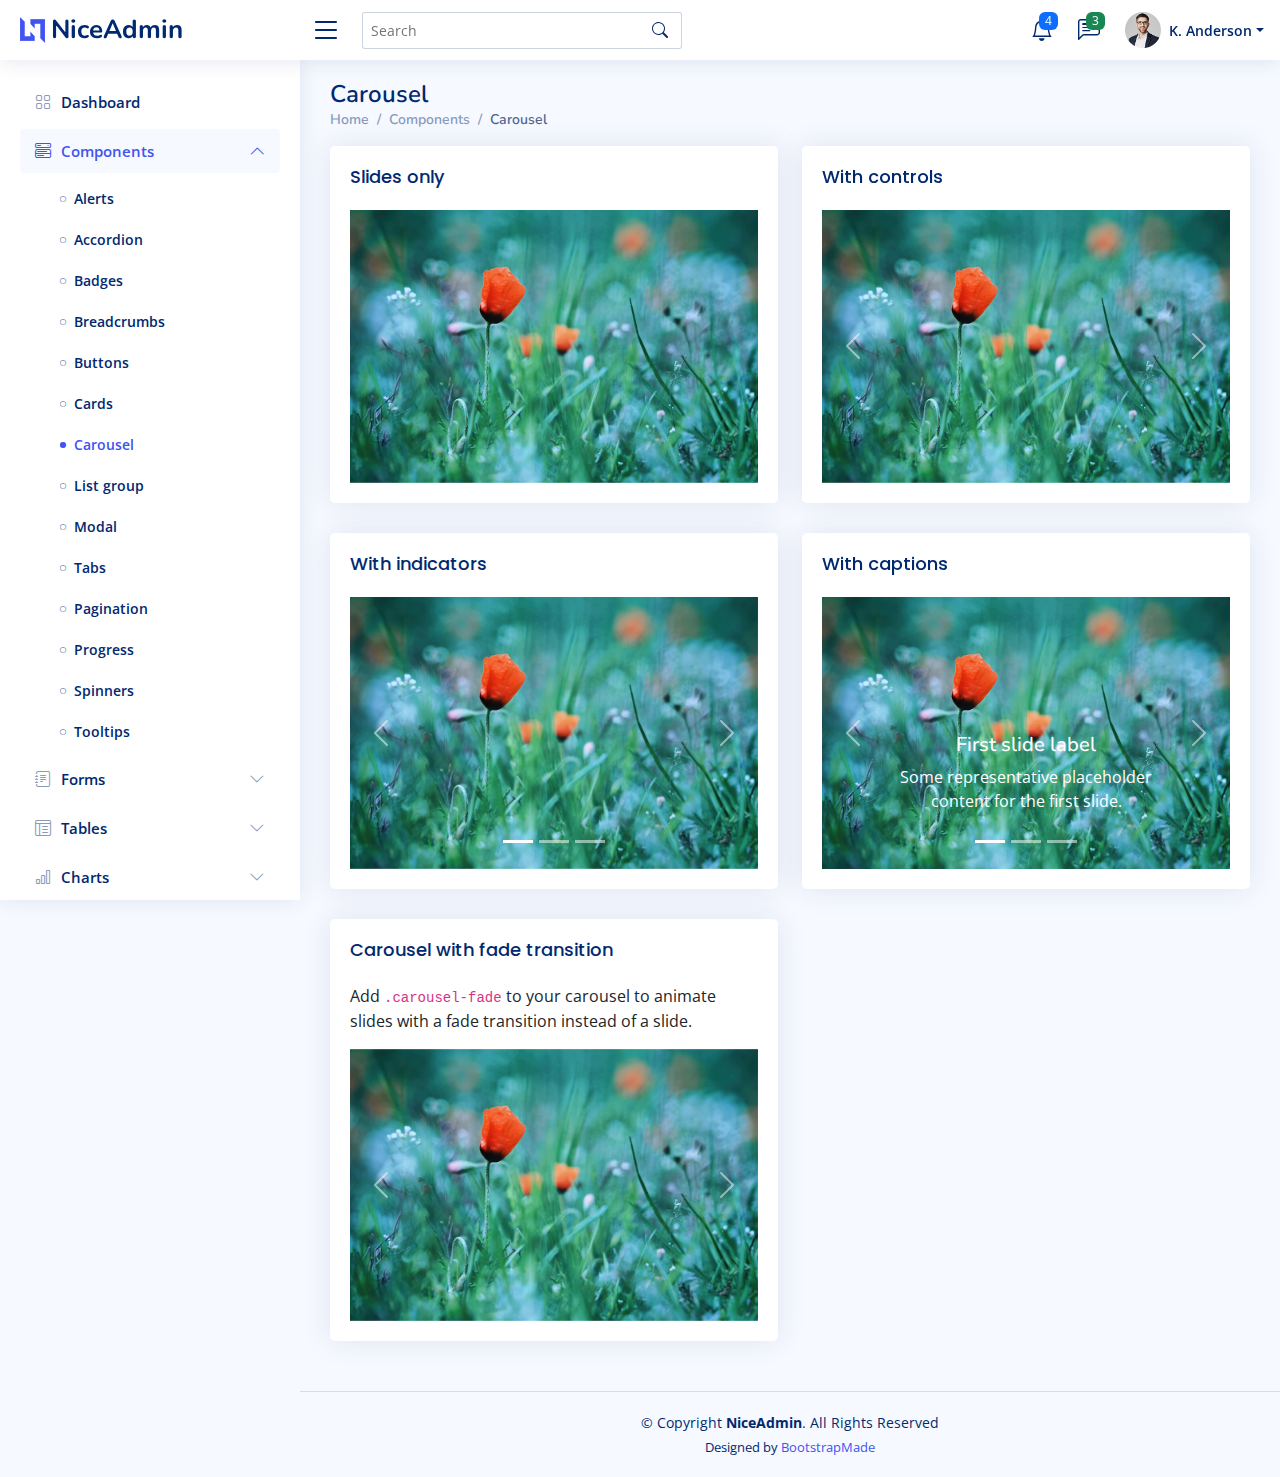
<file: NiceAdmin/components-carousel.html>
<!DOCTYPE html>
<html lang="en">

<head>
  <meta charset="utf-8">
  <meta content="width=device-width, initial-scale=1.0" name="viewport">

  <title>Components / Carousel - NiceAdmin Bootstrap Template</title>
  <meta content="" name="description">
  <meta content="" name="keywords">

  <!-- Favicons -->
  <link href="assets/img/favicon.png" rel="icon">
  <link href="assets/img/apple-touch-icon.png" rel="apple-touch-icon">

  <!-- Google Fonts -->
  <link href="https://fonts.gstatic.com" rel="preconnect">
  <link href="https://fonts.googleapis.com/css?family=Open+Sans:300,300i,400,400i,600,600i,700,700i|Nunito:300,300i,400,400i,600,600i,700,700i|Poppins:300,300i,400,400i,500,500i,600,600i,700,700i" rel="stylesheet">

  <!-- Vendor CSS Files -->
  <link href="assets/vendor/bootstrap/css/bootstrap.min.css" rel="stylesheet">
  <link href="assets/vendor/bootstrap-icons/bootstrap-icons.css" rel="stylesheet">
  <link href="assets/vendor/boxicons/css/boxicons.min.css" rel="stylesheet">
  <link href="assets/vendor/quill/quill.snow.css" rel="stylesheet">
  <link href="assets/vendor/quill/quill.bubble.css" rel="stylesheet">
  <link href="assets/vendor/remixicon/remixicon.css" rel="stylesheet">
  <link href="assets/vendor/simple-datatables/style.css" rel="stylesheet">

  <!-- Template Main CSS File -->
  <link href="assets/css/style.css" rel="stylesheet">

  <!-- =======================================================
  * Template Name: NiceAdmin
  * Template URL: https://bootstrapmade.com/nice-admin-bootstrap-admin-html-template/
  * Updated: Apr 20 2024 with Bootstrap v5.3.3
  * Author: BootstrapMade.com
  * License: https://bootstrapmade.com/license/
  ======================================================== -->
</head>

<body>

  <!-- ======= Header ======= -->
  <header id="header" class="header fixed-top d-flex align-items-center">

    <div class="d-flex align-items-center justify-content-between">
      <a href="index.html" class="logo d-flex align-items-center">
        <img src="assets/img/logo.png" alt="">
        <span class="d-none d-lg-block">NiceAdmin</span>
      </a>
      <i class="bi bi-list toggle-sidebar-btn"></i>
    </div><!-- End Logo -->

    <div class="search-bar">
      <form class="search-form d-flex align-items-center" method="POST" action="#">
        <input type="text" name="query" placeholder="Search" title="Enter search keyword">
        <button type="submit" title="Search"><i class="bi bi-search"></i></button>
      </form>
    </div><!-- End Search Bar -->

    <nav class="header-nav ms-auto">
      <ul class="d-flex align-items-center">

        <li class="nav-item d-block d-lg-none">
          <a class="nav-link nav-icon search-bar-toggle " href="#">
            <i class="bi bi-search"></i>
          </a>
        </li><!-- End Search Icon-->

        <li class="nav-item dropdown">

          <a class="nav-link nav-icon" href="#" data-bs-toggle="dropdown">
            <i class="bi bi-bell"></i>
            <span class="badge bg-primary badge-number">4</span>
          </a><!-- End Notification Icon -->

          <ul class="dropdown-menu dropdown-menu-end dropdown-menu-arrow notifications">
            <li class="dropdown-header">
              You have 4 new notifications
              <a href="#"><span class="badge rounded-pill bg-primary p-2 ms-2">View all</span></a>
            </li>
            <li>
              <hr class="dropdown-divider">
            </li>

            <li class="notification-item">
              <i class="bi bi-exclamation-circle text-warning"></i>
              <div>
                <h4>Lorem Ipsum</h4>
                <p>Quae dolorem earum veritatis oditseno</p>
                <p>30 min. ago</p>
              </div>
            </li>

            <li>
              <hr class="dropdown-divider">
            </li>

            <li class="notification-item">
              <i class="bi bi-x-circle text-danger"></i>
              <div>
                <h4>Atque rerum nesciunt</h4>
                <p>Quae dolorem earum veritatis oditseno</p>
                <p>1 hr. ago</p>
              </div>
            </li>

            <li>
              <hr class="dropdown-divider">
            </li>

            <li class="notification-item">
              <i class="bi bi-check-circle text-success"></i>
              <div>
                <h4>Sit rerum fuga</h4>
                <p>Quae dolorem earum veritatis oditseno</p>
                <p>2 hrs. ago</p>
              </div>
            </li>

            <li>
              <hr class="dropdown-divider">
            </li>

            <li class="notification-item">
              <i class="bi bi-info-circle text-primary"></i>
              <div>
                <h4>Dicta reprehenderit</h4>
                <p>Quae dolorem earum veritatis oditseno</p>
                <p>4 hrs. ago</p>
              </div>
            </li>

            <li>
              <hr class="dropdown-divider">
            </li>
            <li class="dropdown-footer">
              <a href="#">Show all notifications</a>
            </li>

          </ul><!-- End Notification Dropdown Items -->

        </li><!-- End Notification Nav -->

        <li class="nav-item dropdown">

          <a class="nav-link nav-icon" href="#" data-bs-toggle="dropdown">
            <i class="bi bi-chat-left-text"></i>
            <span class="badge bg-success badge-number">3</span>
          </a><!-- End Messages Icon -->

          <ul class="dropdown-menu dropdown-menu-end dropdown-menu-arrow messages">
            <li class="dropdown-header">
              You have 3 new messages
              <a href="#"><span class="badge rounded-pill bg-primary p-2 ms-2">View all</span></a>
            </li>
            <li>
              <hr class="dropdown-divider">
            </li>

            <li class="message-item">
              <a href="#">
                <img src="assets/img/messages-1.jpg" alt="" class="rounded-circle">
                <div>
                  <h4>Maria Hudson</h4>
                  <p>Velit asperiores et ducimus soluta repudiandae labore officia est ut...</p>
                  <p>4 hrs. ago</p>
                </div>
              </a>
            </li>
            <li>
              <hr class="dropdown-divider">
            </li>

            <li class="message-item">
              <a href="#">
                <img src="assets/img/messages-2.jpg" alt="" class="rounded-circle">
                <div>
                  <h4>Anna Nelson</h4>
                  <p>Velit asperiores et ducimus soluta repudiandae labore officia est ut...</p>
                  <p>6 hrs. ago</p>
                </div>
              </a>
            </li>
            <li>
              <hr class="dropdown-divider">
            </li>

            <li class="message-item">
              <a href="#">
                <img src="assets/img/messages-3.jpg" alt="" class="rounded-circle">
                <div>
                  <h4>David Muldon</h4>
                  <p>Velit asperiores et ducimus soluta repudiandae labore officia est ut...</p>
                  <p>8 hrs. ago</p>
                </div>
              </a>
            </li>
            <li>
              <hr class="dropdown-divider">
            </li>

            <li class="dropdown-footer">
              <a href="#">Show all messages</a>
            </li>

          </ul><!-- End Messages Dropdown Items -->

        </li><!-- End Messages Nav -->

        <li class="nav-item dropdown pe-3">

          <a class="nav-link nav-profile d-flex align-items-center pe-0" href="#" data-bs-toggle="dropdown">
            <img src="assets/img/profile-img.jpg" alt="Profile" class="rounded-circle">
            <span class="d-none d-md-block dropdown-toggle ps-2">K. Anderson</span>
          </a><!-- End Profile Iamge Icon -->

          <ul class="dropdown-menu dropdown-menu-end dropdown-menu-arrow profile">
            <li class="dropdown-header">
              <h6>Kevin Anderson</h6>
              <span>Web Designer</span>
            </li>
            <li>
              <hr class="dropdown-divider">
            </li>

            <li>
              <a class="dropdown-item d-flex align-items-center" href="users-profile.html">
                <i class="bi bi-person"></i>
                <span>My Profile</span>
              </a>
            </li>
            <li>
              <hr class="dropdown-divider">
            </li>

            <li>
              <a class="dropdown-item d-flex align-items-center" href="users-profile.html">
                <i class="bi bi-gear"></i>
                <span>Account Settings</span>
              </a>
            </li>
            <li>
              <hr class="dropdown-divider">
            </li>

            <li>
              <a class="dropdown-item d-flex align-items-center" href="pages-faq.html">
                <i class="bi bi-question-circle"></i>
                <span>Need Help?</span>
              </a>
            </li>
            <li>
              <hr class="dropdown-divider">
            </li>

            <li>
              <a class="dropdown-item d-flex align-items-center" href="#">
                <i class="bi bi-box-arrow-right"></i>
                <span>Sign Out</span>
              </a>
            </li>

          </ul><!-- End Profile Dropdown Items -->
        </li><!-- End Profile Nav -->

      </ul>
    </nav><!-- End Icons Navigation -->

  </header><!-- End Header -->

  <!-- ======= Sidebar ======= -->
  <aside id="sidebar" class="sidebar">

    <ul class="sidebar-nav" id="sidebar-nav">

      <li class="nav-item">
        <a class="nav-link collapsed" href="index.html">
          <i class="bi bi-grid"></i>
          <span>Dashboard</span>
        </a>
      </li><!-- End Dashboard Nav -->

      <li class="nav-item">
        <a class="nav-link " data-bs-target="#components-nav" data-bs-toggle="collapse" href="#">
          <i class="bi bi-menu-button-wide"></i><span>Components</span><i class="bi bi-chevron-down ms-auto"></i>
        </a>
        <ul id="components-nav" class="nav-content collapse show" data-bs-parent="#sidebar-nav">
          <li>
            <a href="components-alerts.html">
              <i class="bi bi-circle"></i><span>Alerts</span>
            </a>
          </li>
          <li>
            <a href="components-accordion.html">
              <i class="bi bi-circle"></i><span>Accordion</span>
            </a>
          </li>
          <li>
            <a href="components-badges.html">
              <i class="bi bi-circle"></i><span>Badges</span>
            </a>
          </li>
          <li>
            <a href="components-breadcrumbs.html">
              <i class="bi bi-circle"></i><span>Breadcrumbs</span>
            </a>
          </li>
          <li>
            <a href="components-buttons.html">
              <i class="bi bi-circle"></i><span>Buttons</span>
            </a>
          </li>
          <li>
            <a href="components-cards.html">
              <i class="bi bi-circle"></i><span>Cards</span>
            </a>
          </li>
          <li>
            <a href="components-carousel.html" class="active">
              <i class="bi bi-circle"></i><span>Carousel</span>
            </a>
          </li>
          <li>
            <a href="components-list-group.html">
              <i class="bi bi-circle"></i><span>List group</span>
            </a>
          </li>
          <li>
            <a href="components-modal.html">
              <i class="bi bi-circle"></i><span>Modal</span>
            </a>
          </li>
          <li>
            <a href="components-tabs.html">
              <i class="bi bi-circle"></i><span>Tabs</span>
            </a>
          </li>
          <li>
            <a href="components-pagination.html">
              <i class="bi bi-circle"></i><span>Pagination</span>
            </a>
          </li>
          <li>
            <a href="components-progress.html">
              <i class="bi bi-circle"></i><span>Progress</span>
            </a>
          </li>
          <li>
            <a href="components-spinners.html">
              <i class="bi bi-circle"></i><span>Spinners</span>
            </a>
          </li>
          <li>
            <a href="components-tooltips.html">
              <i class="bi bi-circle"></i><span>Tooltips</span>
            </a>
          </li>
        </ul>
      </li><!-- End Components Nav -->

      <li class="nav-item">
        <a class="nav-link collapsed" data-bs-target="#forms-nav" data-bs-toggle="collapse" href="#">
          <i class="bi bi-journal-text"></i><span>Forms</span><i class="bi bi-chevron-down ms-auto"></i>
        </a>
        <ul id="forms-nav" class="nav-content collapse " data-bs-parent="#sidebar-nav">
          <li>
            <a href="forms-elements.html">
              <i class="bi bi-circle"></i><span>Form Elements</span>
            </a>
          </li>
          <li>
            <a href="forms-layouts.html">
              <i class="bi bi-circle"></i><span>Form Layouts</span>
            </a>
          </li>
          <li>
            <a href="forms-editors.html">
              <i class="bi bi-circle"></i><span>Form Editors</span>
            </a>
          </li>
          <li>
            <a href="forms-validation.html">
              <i class="bi bi-circle"></i><span>Form Validation</span>
            </a>
          </li>
        </ul>
      </li><!-- End Forms Nav -->

      <li class="nav-item">
        <a class="nav-link collapsed" data-bs-target="#tables-nav" data-bs-toggle="collapse" href="#">
          <i class="bi bi-layout-text-window-reverse"></i><span>Tables</span><i class="bi bi-chevron-down ms-auto"></i>
        </a>
        <ul id="tables-nav" class="nav-content collapse " data-bs-parent="#sidebar-nav">
          <li>
            <a href="tables-general.html">
              <i class="bi bi-circle"></i><span>General Tables</span>
            </a>
          </li>
          <li>
            <a href="tables-data.html">
              <i class="bi bi-circle"></i><span>Data Tables</span>
            </a>
          </li>
        </ul>
      </li><!-- End Tables Nav -->

      <li class="nav-item">
        <a class="nav-link collapsed" data-bs-target="#charts-nav" data-bs-toggle="collapse" href="#">
          <i class="bi bi-bar-chart"></i><span>Charts</span><i class="bi bi-chevron-down ms-auto"></i>
        </a>
        <ul id="charts-nav" class="nav-content collapse " data-bs-parent="#sidebar-nav">
          <li>
            <a href="charts-chartjs.html">
              <i class="bi bi-circle"></i><span>Chart.js</span>
            </a>
          </li>
          <li>
            <a href="charts-apexcharts.html">
              <i class="bi bi-circle"></i><span>ApexCharts</span>
            </a>
          </li>
          <li>
            <a href="charts-echarts.html">
              <i class="bi bi-circle"></i><span>ECharts</span>
            </a>
          </li>
        </ul>
      </li><!-- End Charts Nav -->

      <li class="nav-item">
        <a class="nav-link collapsed" data-bs-target="#icons-nav" data-bs-toggle="collapse" href="#">
          <i class="bi bi-gem"></i><span>Icons</span><i class="bi bi-chevron-down ms-auto"></i>
        </a>
        <ul id="icons-nav" class="nav-content collapse " data-bs-parent="#sidebar-nav">
          <li>
            <a href="icons-bootstrap.html">
              <i class="bi bi-circle"></i><span>Bootstrap Icons</span>
            </a>
          </li>
          <li>
            <a href="icons-remix.html">
              <i class="bi bi-circle"></i><span>Remix Icons</span>
            </a>
          </li>
          <li>
            <a href="icons-boxicons.html">
              <i class="bi bi-circle"></i><span>Boxicons</span>
            </a>
          </li>
        </ul>
      </li><!-- End Icons Nav -->

      <li class="nav-heading">Pages</li>

      <li class="nav-item">
        <a class="nav-link collapsed" href="users-profile.html">
          <i class="bi bi-person"></i>
          <span>Profile</span>
        </a>
      </li><!-- End Profile Page Nav -->

      <li class="nav-item">
        <a class="nav-link collapsed" href="pages-faq.html">
          <i class="bi bi-question-circle"></i>
          <span>F.A.Q</span>
        </a>
      </li><!-- End F.A.Q Page Nav -->

      <li class="nav-item">
        <a class="nav-link collapsed" href="pages-contact.html">
          <i class="bi bi-envelope"></i>
          <span>Contact</span>
        </a>
      </li><!-- End Contact Page Nav -->

      <li class="nav-item">
        <a class="nav-link collapsed" href="pages-register.html">
          <i class="bi bi-card-list"></i>
          <span>Register</span>
        </a>
      </li><!-- End Register Page Nav -->

      <li class="nav-item">
        <a class="nav-link collapsed" href="pages-login.html">
          <i class="bi bi-box-arrow-in-right"></i>
          <span>Login</span>
        </a>
      </li><!-- End Login Page Nav -->

      <li class="nav-item">
        <a class="nav-link collapsed" href="pages-error-404.html">
          <i class="bi bi-dash-circle"></i>
          <span>Error 404</span>
        </a>
      </li><!-- End Error 404 Page Nav -->

      <li class="nav-item">
        <a class="nav-link collapsed" href="pages-blank.html">
          <i class="bi bi-file-earmark"></i>
          <span>Blank</span>
        </a>
      </li><!-- End Blank Page Nav -->

    </ul>

  </aside><!-- End Sidebar-->

  <main id="main" class="main">

    <div class="pagetitle">
      <h1>Carousel</h1>
      <nav>
        <ol class="breadcrumb">
          <li class="breadcrumb-item"><a href="index.html">Home</a></li>
          <li class="breadcrumb-item">Components</li>
          <li class="breadcrumb-item active">Carousel</li>
        </ol>
      </nav>
    </div><!-- End Page Title -->

    <section class="section">
      <div class="row">
        <div class="col-lg-6">

          <div class="card">
            <div class="card-body">
              <h5 class="card-title">Slides only</h5>

              <!-- Slides only carousel -->
              <div id="carouselExampleSlidesOnly" class="carousel slide" data-bs-ride="carousel">
                <div class="carousel-inner">
                  <div class="carousel-item active">
                    <img src="assets/img/slides-1.jpg" class="d-block w-100" alt="...">
                  </div>
                  <div class="carousel-item">
                    <img src="assets/img/slides-2.jpg" class="d-block w-100" alt="...">
                  </div>
                  <div class="carousel-item">
                    <img src="assets/img/slides-3.jpg" class="d-block w-100" alt="...">
                  </div>
                </div>
              </div><!-- End Slides only carousel-->

            </div>
          </div>

          <div class="card">
            <div class="card-body">
              <h5 class="card-title">With indicators</h5>

              <!-- Slides with indicators -->
              <div id="carouselExampleIndicators" class="carousel slide" data-bs-ride="carousel">
                <div class="carousel-indicators">
                  <button type="button" data-bs-target="#carouselExampleIndicators" data-bs-slide-to="0" class="active" aria-current="true" aria-label="Slide 1"></button>
                  <button type="button" data-bs-target="#carouselExampleIndicators" data-bs-slide-to="1" aria-label="Slide 2"></button>
                  <button type="button" data-bs-target="#carouselExampleIndicators" data-bs-slide-to="2" aria-label="Slide 3"></button>
                </div>
                <div class="carousel-inner">
                  <div class="carousel-item active">
                    <img src="assets/img/slides-1.jpg" class="d-block w-100" alt="...">
                  </div>
                  <div class="carousel-item">
                    <img src="assets/img/slides-2.jpg" class="d-block w-100" alt="...">
                  </div>
                  <div class="carousel-item">
                    <img src="assets/img/slides-3.jpg" class="d-block w-100" alt="...">
                  </div>
                </div>

                <button class="carousel-control-prev" type="button" data-bs-target="#carouselExampleIndicators" data-bs-slide="prev">
                  <span class="carousel-control-prev-icon" aria-hidden="true"></span>
                  <span class="visually-hidden">Previous</span>
                </button>
                <button class="carousel-control-next" type="button" data-bs-target="#carouselExampleIndicators" data-bs-slide="next">
                  <span class="carousel-control-next-icon" aria-hidden="true"></span>
                  <span class="visually-hidden">Next</span>
                </button>

              </div><!-- End Slides with indicators -->

            </div>
          </div>

          <div class="card">
            <div class="card-body">
              <h5 class="card-title">Carousel with fade transition</h5>
              <p>Add <code>.carousel-fade</code> to your carousel to animate slides with a fade transition instead of a slide.</p>

              <!-- Slides with fade transition -->
              <div id="carouselExampleFade" class="carousel slide carousel-fade" data-bs-ride="carousel">
                <div class="carousel-inner">
                  <div class="carousel-item active">
                    <img src="assets/img/slides-1.jpg" class="d-block w-100" alt="...">
                  </div>
                  <div class="carousel-item">
                    <img src="assets/img/slides-2.jpg" class="d-block w-100" alt="...">
                  </div>
                  <div class="carousel-item">
                    <img src="assets/img/slides-3.jpg" class="d-block w-100" alt="...">
                  </div>
                </div>

                <button class="carousel-control-prev" type="button" data-bs-target="#carouselExampleFade" data-bs-slide="prev">
                  <span class="carousel-control-prev-icon" aria-hidden="true"></span>
                  <span class="visually-hidden">Previous</span>
                </button>
                <button class="carousel-control-next" type="button" data-bs-target="#carouselExampleFade" data-bs-slide="next">
                  <span class="carousel-control-next-icon" aria-hidden="true"></span>
                  <span class="visually-hidden">Next</span>
                </button>

              </div><!-- End Slides with fade transition -->

            </div>
          </div>

        </div>

        <div class="col-lg-6">

          <div class="card">
            <div class="card-body">
              <h5 class="card-title">With controls</h5>

              <!-- Slides with controls -->
              <div id="carouselExampleControls" class="carousel slide" data-bs-ride="carousel">
                <div class="carousel-inner">
                  <div class="carousel-item active">
                    <img src="assets/img/slides-1.jpg" class="d-block w-100" alt="...">
                  </div>
                  <div class="carousel-item">
                    <img src="assets/img/slides-2.jpg" class="d-block w-100" alt="...">
                  </div>
                  <div class="carousel-item">
                    <img src="assets/img/slides-3.jpg" class="d-block w-100" alt="...">
                  </div>
                </div>

                <button class="carousel-control-prev" type="button" data-bs-target="#carouselExampleControls" data-bs-slide="prev">
                  <span class="carousel-control-prev-icon" aria-hidden="true"></span>
                  <span class="visually-hidden">Previous</span>
                </button>
                <button class="carousel-control-next" type="button" data-bs-target="#carouselExampleControls" data-bs-slide="next">
                  <span class="carousel-control-next-icon" aria-hidden="true"></span>
                  <span class="visually-hidden">Next</span>
                </button>

              </div><!-- End Slides with controls -->

            </div>
          </div>

          <div class="card">
            <div class="card-body">
              <h5 class="card-title">With captions</h5>

              <!-- Slides with captions -->
              <div id="carouselExampleCaptions" class="carousel slide" data-bs-ride="carousel">
                <div class="carousel-indicators">
                  <button type="button" data-bs-target="#carouselExampleCaptions" data-bs-slide-to="0" class="active" aria-current="true" aria-label="Slide 1"></button>
                  <button type="button" data-bs-target="#carouselExampleCaptions" data-bs-slide-to="1" aria-label="Slide 2"></button>
                  <button type="button" data-bs-target="#carouselExampleCaptions" data-bs-slide-to="2" aria-label="Slide 3"></button>
                </div>
                <div class="carousel-inner">
                  <div class="carousel-item active">
                    <img src="assets/img/slides-1.jpg" class="d-block w-100" alt="...">
                    <div class="carousel-caption d-none d-md-block">
                      <h5>First slide label</h5>
                      <p>Some representative placeholder content for the first slide.</p>
                    </div>
                  </div>
                  <div class="carousel-item">
                    <img src="assets/img/slides-2.jpg" class="d-block w-100" alt="...">
                    <div class="carousel-caption d-none d-md-block">
                      <h5>Second slide label</h5>
                      <p>Some representative placeholder content for the second slide.</p>
                    </div>
                  </div>
                  <div class="carousel-item">
                    <img src="assets/img/slides-3.jpg" class="d-block w-100" alt="...">
                    <div class="carousel-caption d-none d-md-block">
                      <h5>Third slide label</h5>
                      <p>Some representative placeholder content for the third slide.</p>
                    </div>
                  </div>
                </div>

                <button class="carousel-control-prev" type="button" data-bs-target="#carouselExampleCaptions" data-bs-slide="prev">
                  <span class="carousel-control-prev-icon" aria-hidden="true"></span>
                  <span class="visually-hidden">Previous</span>
                </button>
                <button class="carousel-control-next" type="button" data-bs-target="#carouselExampleCaptions" data-bs-slide="next">
                  <span class="carousel-control-next-icon" aria-hidden="true"></span>
                  <span class="visually-hidden">Next</span>
                </button>

              </div><!-- End Slides with captions -->

            </div>
          </div>

        </div>
      </div>
    </section>

  </main><!-- End #main -->

  <!-- ======= Footer ======= -->
  <footer id="footer" class="footer">
    <div class="copyright">
      &copy; Copyright <strong><span>NiceAdmin</span></strong>. All Rights Reserved
    </div>
    <div class="credits">
      <!-- All the links in the footer should remain intact. -->
      <!-- You can delete the links only if you purchased the pro version. -->
      <!-- Licensing information: https://bootstrapmade.com/license/ -->
      <!-- Purchase the pro version with working PHP/AJAX contact form: https://bootstrapmade.com/nice-admin-bootstrap-admin-html-template/ -->
      Designed by <a href="https://bootstrapmade.com/">BootstrapMade</a>
    </div>
  </footer><!-- End Footer -->

  <a href="#" class="back-to-top d-flex align-items-center justify-content-center"><i class="bi bi-arrow-up-short"></i></a>

  <!-- Vendor JS Files -->
  <script src="assets/vendor/apexcharts/apexcharts.min.js"></script>
  <script src="assets/vendor/bootstrap/js/bootstrap.bundle.min.js"></script>
  <script src="assets/vendor/chart.js/chart.umd.js"></script>
  <script src="assets/vendor/echarts/echarts.min.js"></script>
  <script src="assets/vendor/quill/quill.js"></script>
  <script src="assets/vendor/simple-datatables/simple-datatables.js"></script>
  <script src="assets/vendor/tinymce/tinymce.min.js"></script>
  <script src="assets/vendor/php-email-form/validate.js"></script>

  <!-- Template Main JS File -->
  <script src="assets/js/main.js"></script>

</body>

</html>
</file>
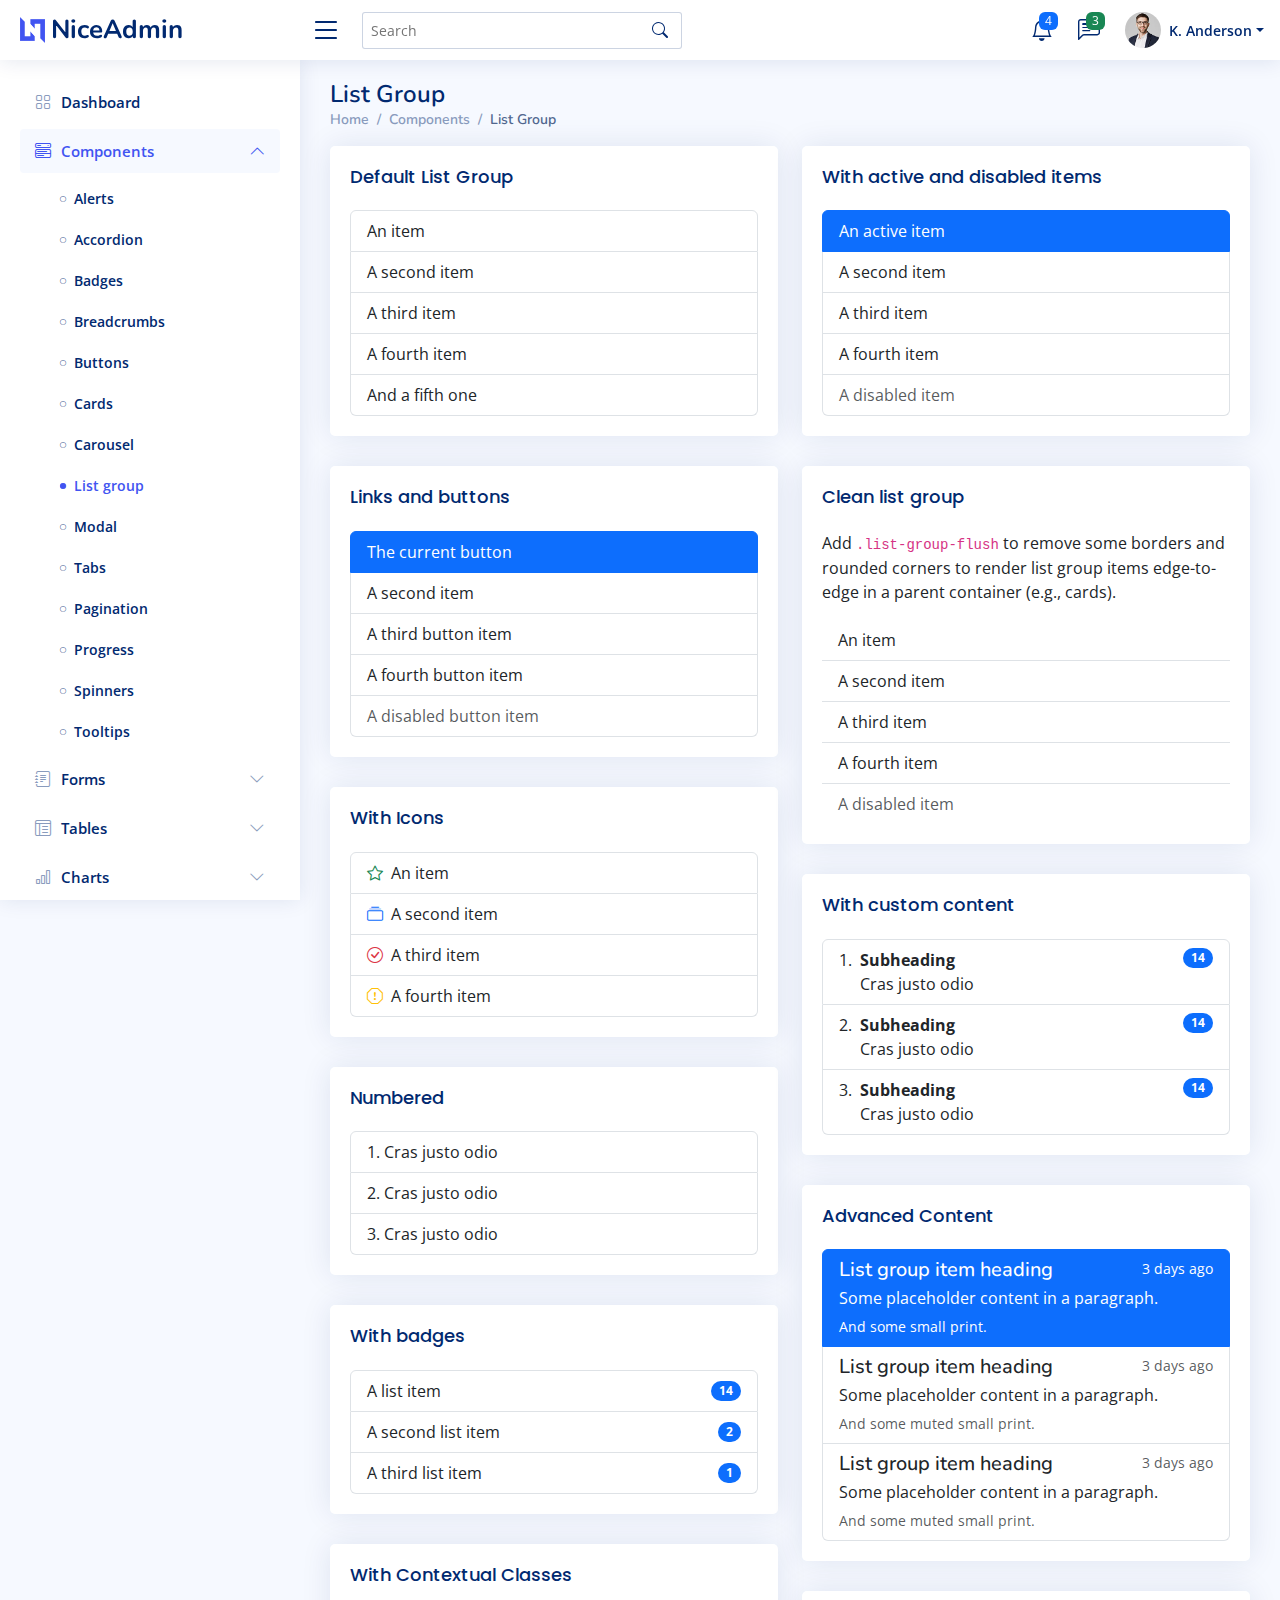
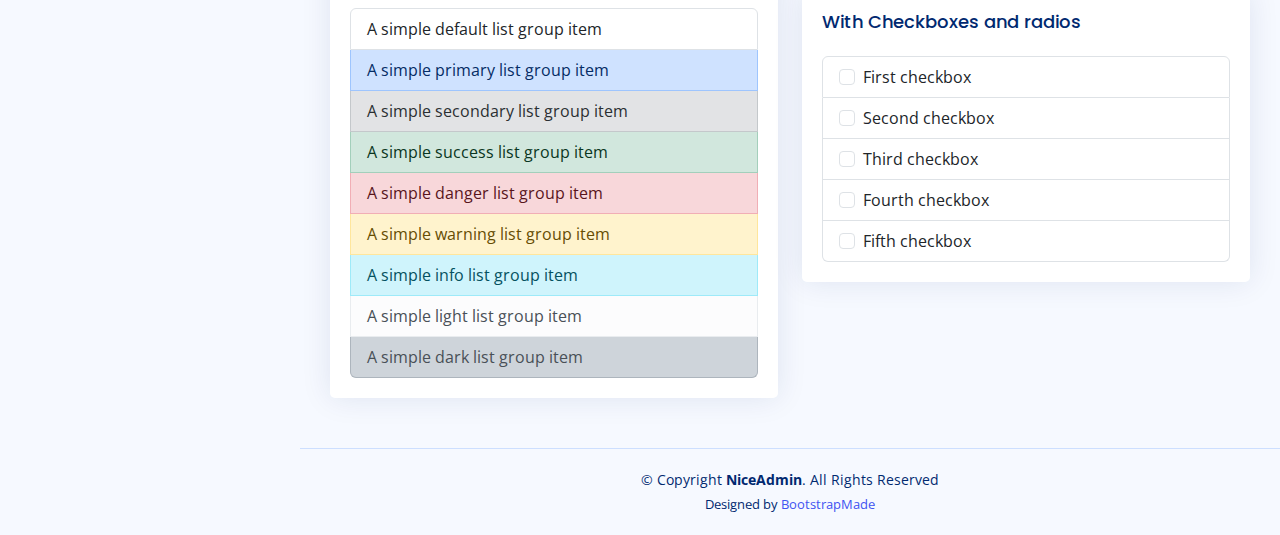
<file: NiceAdmin/components-list-group.html>
<!DOCTYPE html>
<html lang="en">

<head>
  <meta charset="utf-8">
  <meta content="width=device-width, initial-scale=1.0" name="viewport">

  <title>Components / List Group - NiceAdmin Bootstrap Template</title>
  <meta content="" name="description">
  <meta content="" name="keywords">

  <!-- Favicons -->
  <link href="assets/img/favicon.png" rel="icon">
  <link href="assets/img/apple-touch-icon.png" rel="apple-touch-icon">

  <!-- Google Fonts -->
  <link href="https://fonts.gstatic.com" rel="preconnect">
  <link href="https://fonts.googleapis.com/css?family=Open+Sans:300,300i,400,400i,600,600i,700,700i|Nunito:300,300i,400,400i,600,600i,700,700i|Poppins:300,300i,400,400i,500,500i,600,600i,700,700i" rel="stylesheet">

  <!-- Vendor CSS Files -->
  <link href="assets/vendor/bootstrap/css/bootstrap.min.css" rel="stylesheet">
  <link href="assets/vendor/bootstrap-icons/bootstrap-icons.css" rel="stylesheet">
  <link href="assets/vendor/boxicons/css/boxicons.min.css" rel="stylesheet">
  <link href="assets/vendor/quill/quill.snow.css" rel="stylesheet">
  <link href="assets/vendor/quill/quill.bubble.css" rel="stylesheet">
  <link href="assets/vendor/remixicon/remixicon.css" rel="stylesheet">
  <link href="assets/vendor/simple-datatables/style.css" rel="stylesheet">

  <!-- Template Main CSS File -->
  <link href="assets/css/style.css" rel="stylesheet">

  <!-- =======================================================
  * Template Name: NiceAdmin
  * Template URL: https://bootstrapmade.com/nice-admin-bootstrap-admin-html-template/
  * Updated: Apr 20 2024 with Bootstrap v5.3.3
  * Author: BootstrapMade.com
  * License: https://bootstrapmade.com/license/
  ======================================================== -->
</head>

<body>

  <!-- ======= Header ======= -->
  <header id="header" class="header fixed-top d-flex align-items-center">

    <div class="d-flex align-items-center justify-content-between">
      <a href="index.html" class="logo d-flex align-items-center">
        <img src="assets/img/logo.png" alt="">
        <span class="d-none d-lg-block">NiceAdmin</span>
      </a>
      <i class="bi bi-list toggle-sidebar-btn"></i>
    </div><!-- End Logo -->

    <div class="search-bar">
      <form class="search-form d-flex align-items-center" method="POST" action="#">
        <input type="text" name="query" placeholder="Search" title="Enter search keyword">
        <button type="submit" title="Search"><i class="bi bi-search"></i></button>
      </form>
    </div><!-- End Search Bar -->

    <nav class="header-nav ms-auto">
      <ul class="d-flex align-items-center">

        <li class="nav-item d-block d-lg-none">
          <a class="nav-link nav-icon search-bar-toggle " href="#">
            <i class="bi bi-search"></i>
          </a>
        </li><!-- End Search Icon-->

        <li class="nav-item dropdown">

          <a class="nav-link nav-icon" href="#" data-bs-toggle="dropdown">
            <i class="bi bi-bell"></i>
            <span class="badge bg-primary badge-number">4</span>
          </a><!-- End Notification Icon -->

          <ul class="dropdown-menu dropdown-menu-end dropdown-menu-arrow notifications">
            <li class="dropdown-header">
              You have 4 new notifications
              <a href="#"><span class="badge rounded-pill bg-primary p-2 ms-2">View all</span></a>
            </li>
            <li>
              <hr class="dropdown-divider">
            </li>

            <li class="notification-item">
              <i class="bi bi-exclamation-circle text-warning"></i>
              <div>
                <h4>Lorem Ipsum</h4>
                <p>Quae dolorem earum veritatis oditseno</p>
                <p>30 min. ago</p>
              </div>
            </li>

            <li>
              <hr class="dropdown-divider">
            </li>

            <li class="notification-item">
              <i class="bi bi-x-circle text-danger"></i>
              <div>
                <h4>Atque rerum nesciunt</h4>
                <p>Quae dolorem earum veritatis oditseno</p>
                <p>1 hr. ago</p>
              </div>
            </li>

            <li>
              <hr class="dropdown-divider">
            </li>

            <li class="notification-item">
              <i class="bi bi-check-circle text-success"></i>
              <div>
                <h4>Sit rerum fuga</h4>
                <p>Quae dolorem earum veritatis oditseno</p>
                <p>2 hrs. ago</p>
              </div>
            </li>

            <li>
              <hr class="dropdown-divider">
            </li>

            <li class="notification-item">
              <i class="bi bi-info-circle text-primary"></i>
              <div>
                <h4>Dicta reprehenderit</h4>
                <p>Quae dolorem earum veritatis oditseno</p>
                <p>4 hrs. ago</p>
              </div>
            </li>

            <li>
              <hr class="dropdown-divider">
            </li>
            <li class="dropdown-footer">
              <a href="#">Show all notifications</a>
            </li>

          </ul><!-- End Notification Dropdown Items -->

        </li><!-- End Notification Nav -->

        <li class="nav-item dropdown">

          <a class="nav-link nav-icon" href="#" data-bs-toggle="dropdown">
            <i class="bi bi-chat-left-text"></i>
            <span class="badge bg-success badge-number">3</span>
          </a><!-- End Messages Icon -->

          <ul class="dropdown-menu dropdown-menu-end dropdown-menu-arrow messages">
            <li class="dropdown-header">
              You have 3 new messages
              <a href="#"><span class="badge rounded-pill bg-primary p-2 ms-2">View all</span></a>
            </li>
            <li>
              <hr class="dropdown-divider">
            </li>

            <li class="message-item">
              <a href="#">
                <img src="assets/img/messages-1.jpg" alt="" class="rounded-circle">
                <div>
                  <h4>Maria Hudson</h4>
                  <p>Velit asperiores et ducimus soluta repudiandae labore officia est ut...</p>
                  <p>4 hrs. ago</p>
                </div>
              </a>
            </li>
            <li>
              <hr class="dropdown-divider">
            </li>

            <li class="message-item">
              <a href="#">
                <img src="assets/img/messages-2.jpg" alt="" class="rounded-circle">
                <div>
                  <h4>Anna Nelson</h4>
                  <p>Velit asperiores et ducimus soluta repudiandae labore officia est ut...</p>
                  <p>6 hrs. ago</p>
                </div>
              </a>
            </li>
            <li>
              <hr class="dropdown-divider">
            </li>

            <li class="message-item">
              <a href="#">
                <img src="assets/img/messages-3.jpg" alt="" class="rounded-circle">
                <div>
                  <h4>David Muldon</h4>
                  <p>Velit asperiores et ducimus soluta repudiandae labore officia est ut...</p>
                  <p>8 hrs. ago</p>
                </div>
              </a>
            </li>
            <li>
              <hr class="dropdown-divider">
            </li>

            <li class="dropdown-footer">
              <a href="#">Show all messages</a>
            </li>

          </ul><!-- End Messages Dropdown Items -->

        </li><!-- End Messages Nav -->

        <li class="nav-item dropdown pe-3">

          <a class="nav-link nav-profile d-flex align-items-center pe-0" href="#" data-bs-toggle="dropdown">
            <img src="assets/img/profile-img.jpg" alt="Profile" class="rounded-circle">
            <span class="d-none d-md-block dropdown-toggle ps-2">K. Anderson</span>
          </a><!-- End Profile Iamge Icon -->

          <ul class="dropdown-menu dropdown-menu-end dropdown-menu-arrow profile">
            <li class="dropdown-header">
              <h6>Kevin Anderson</h6>
              <span>Web Designer</span>
            </li>
            <li>
              <hr class="dropdown-divider">
            </li>

            <li>
              <a class="dropdown-item d-flex align-items-center" href="users-profile.html">
                <i class="bi bi-person"></i>
                <span>My Profile</span>
              </a>
            </li>
            <li>
              <hr class="dropdown-divider">
            </li>

            <li>
              <a class="dropdown-item d-flex align-items-center" href="users-profile.html">
                <i class="bi bi-gear"></i>
                <span>Account Settings</span>
              </a>
            </li>
            <li>
              <hr class="dropdown-divider">
            </li>

            <li>
              <a class="dropdown-item d-flex align-items-center" href="pages-faq.html">
                <i class="bi bi-question-circle"></i>
                <span>Need Help?</span>
              </a>
            </li>
            <li>
              <hr class="dropdown-divider">
            </li>

            <li>
              <a class="dropdown-item d-flex align-items-center" href="#">
                <i class="bi bi-box-arrow-right"></i>
                <span>Sign Out</span>
              </a>
            </li>

          </ul><!-- End Profile Dropdown Items -->
        </li><!-- End Profile Nav -->

      </ul>
    </nav><!-- End Icons Navigation -->

  </header><!-- End Header -->

  <!-- ======= Sidebar ======= -->
  <aside id="sidebar" class="sidebar">

    <ul class="sidebar-nav" id="sidebar-nav">

      <li class="nav-item">
        <a class="nav-link collapsed" href="index.html">
          <i class="bi bi-grid"></i>
          <span>Dashboard</span>
        </a>
      </li><!-- End Dashboard Nav -->

      <li class="nav-item">
        <a class="nav-link " data-bs-target="#components-nav" data-bs-toggle="collapse" href="#">
          <i class="bi bi-menu-button-wide"></i><span>Components</span><i class="bi bi-chevron-down ms-auto"></i>
        </a>
        <ul id="components-nav" class="nav-content collapse show" data-bs-parent="#sidebar-nav">
          <li>
            <a href="components-alerts.html">
              <i class="bi bi-circle"></i><span>Alerts</span>
            </a>
          </li>
          <li>
            <a href="components-accordion.html">
              <i class="bi bi-circle"></i><span>Accordion</span>
            </a>
          </li>
          <li>
            <a href="components-badges.html">
              <i class="bi bi-circle"></i><span>Badges</span>
            </a>
          </li>
          <li>
            <a href="components-breadcrumbs.html">
              <i class="bi bi-circle"></i><span>Breadcrumbs</span>
            </a>
          </li>
          <li>
            <a href="components-buttons.html">
              <i class="bi bi-circle"></i><span>Buttons</span>
            </a>
          </li>
          <li>
            <a href="components-cards.html">
              <i class="bi bi-circle"></i><span>Cards</span>
            </a>
          </li>
          <li>
            <a href="components-carousel.html">
              <i class="bi bi-circle"></i><span>Carousel</span>
            </a>
          </li>
          <li>
            <a href="components-list-group.html" class="active">
              <i class="bi bi-circle"></i><span>List group</span>
            </a>
          </li>
          <li>
            <a href="components-modal.html">
              <i class="bi bi-circle"></i><span>Modal</span>
            </a>
          </li>
          <li>
            <a href="components-tabs.html">
              <i class="bi bi-circle"></i><span>Tabs</span>
            </a>
          </li>
          <li>
            <a href="components-pagination.html">
              <i class="bi bi-circle"></i><span>Pagination</span>
            </a>
          </li>
          <li>
            <a href="components-progress.html">
              <i class="bi bi-circle"></i><span>Progress</span>
            </a>
          </li>
          <li>
            <a href="components-spinners.html">
              <i class="bi bi-circle"></i><span>Spinners</span>
            </a>
          </li>
          <li>
            <a href="components-tooltips.html">
              <i class="bi bi-circle"></i><span>Tooltips</span>
            </a>
          </li>
        </ul>
      </li><!-- End Components Nav -->

      <li class="nav-item">
        <a class="nav-link collapsed" data-bs-target="#forms-nav" data-bs-toggle="collapse" href="#">
          <i class="bi bi-journal-text"></i><span>Forms</span><i class="bi bi-chevron-down ms-auto"></i>
        </a>
        <ul id="forms-nav" class="nav-content collapse " data-bs-parent="#sidebar-nav">
          <li>
            <a href="forms-elements.html">
              <i class="bi bi-circle"></i><span>Form Elements</span>
            </a>
          </li>
          <li>
            <a href="forms-layouts.html">
              <i class="bi bi-circle"></i><span>Form Layouts</span>
            </a>
          </li>
          <li>
            <a href="forms-editors.html">
              <i class="bi bi-circle"></i><span>Form Editors</span>
            </a>
          </li>
          <li>
            <a href="forms-validation.html">
              <i class="bi bi-circle"></i><span>Form Validation</span>
            </a>
          </li>
        </ul>
      </li><!-- End Forms Nav -->

      <li class="nav-item">
        <a class="nav-link collapsed" data-bs-target="#tables-nav" data-bs-toggle="collapse" href="#">
          <i class="bi bi-layout-text-window-reverse"></i><span>Tables</span><i class="bi bi-chevron-down ms-auto"></i>
        </a>
        <ul id="tables-nav" class="nav-content collapse " data-bs-parent="#sidebar-nav">
          <li>
            <a href="tables-general.html">
              <i class="bi bi-circle"></i><span>General Tables</span>
            </a>
          </li>
          <li>
            <a href="tables-data.html">
              <i class="bi bi-circle"></i><span>Data Tables</span>
            </a>
          </li>
        </ul>
      </li><!-- End Tables Nav -->

      <li class="nav-item">
        <a class="nav-link collapsed" data-bs-target="#charts-nav" data-bs-toggle="collapse" href="#">
          <i class="bi bi-bar-chart"></i><span>Charts</span><i class="bi bi-chevron-down ms-auto"></i>
        </a>
        <ul id="charts-nav" class="nav-content collapse " data-bs-parent="#sidebar-nav">
          <li>
            <a href="charts-chartjs.html">
              <i class="bi bi-circle"></i><span>Chart.js</span>
            </a>
          </li>
          <li>
            <a href="charts-apexcharts.html">
              <i class="bi bi-circle"></i><span>ApexCharts</span>
            </a>
          </li>
          <li>
            <a href="charts-echarts.html">
              <i class="bi bi-circle"></i><span>ECharts</span>
            </a>
          </li>
        </ul>
      </li><!-- End Charts Nav -->

      <li class="nav-item">
        <a class="nav-link collapsed" data-bs-target="#icons-nav" data-bs-toggle="collapse" href="#">
          <i class="bi bi-gem"></i><span>Icons</span><i class="bi bi-chevron-down ms-auto"></i>
        </a>
        <ul id="icons-nav" class="nav-content collapse " data-bs-parent="#sidebar-nav">
          <li>
            <a href="icons-bootstrap.html">
              <i class="bi bi-circle"></i><span>Bootstrap Icons</span>
            </a>
          </li>
          <li>
            <a href="icons-remix.html">
              <i class="bi bi-circle"></i><span>Remix Icons</span>
            </a>
          </li>
          <li>
            <a href="icons-boxicons.html">
              <i class="bi bi-circle"></i><span>Boxicons</span>
            </a>
          </li>
        </ul>
      </li><!-- End Icons Nav -->

      <li class="nav-heading">Pages</li>

      <li class="nav-item">
        <a class="nav-link collapsed" href="users-profile.html">
          <i class="bi bi-person"></i>
          <span>Profile</span>
        </a>
      </li><!-- End Profile Page Nav -->

      <li class="nav-item">
        <a class="nav-link collapsed" href="pages-faq.html">
          <i class="bi bi-question-circle"></i>
          <span>F.A.Q</span>
        </a>
      </li><!-- End F.A.Q Page Nav -->

      <li class="nav-item">
        <a class="nav-link collapsed" href="pages-contact.html">
          <i class="bi bi-envelope"></i>
          <span>Contact</span>
        </a>
      </li><!-- End Contact Page Nav -->

      <li class="nav-item">
        <a class="nav-link collapsed" href="pages-register.html">
          <i class="bi bi-card-list"></i>
          <span>Register</span>
        </a>
      </li><!-- End Register Page Nav -->

      <li class="nav-item">
        <a class="nav-link collapsed" href="pages-login.html">
          <i class="bi bi-box-arrow-in-right"></i>
          <span>Login</span>
        </a>
      </li><!-- End Login Page Nav -->

      <li class="nav-item">
        <a class="nav-link collapsed" href="pages-error-404.html">
          <i class="bi bi-dash-circle"></i>
          <span>Error 404</span>
        </a>
      </li><!-- End Error 404 Page Nav -->

      <li class="nav-item">
        <a class="nav-link collapsed" href="pages-blank.html">
          <i class="bi bi-file-earmark"></i>
          <span>Blank</span>
        </a>
      </li><!-- End Blank Page Nav -->

    </ul>

  </aside><!-- End Sidebar-->

  <main id="main" class="main">

    <div class="pagetitle">
      <h1>List Group</h1>
      <nav>
        <ol class="breadcrumb">
          <li class="breadcrumb-item"><a href="index.html">Home</a></li>
          <li class="breadcrumb-item">Components</li>
          <li class="breadcrumb-item active">List Group</li>
        </ol>
      </nav>
    </div><!-- End Page Title -->

    <section class="section">
      <div class="row">
        <div class="col-lg-6">

          <div class="card">
            <div class="card-body">
              <h5 class="card-title">Default List Group</h5>

              <!-- Default List group -->
              <ul class="list-group">
                <li class="list-group-item">An item</li>
                <li class="list-group-item">A second item</li>
                <li class="list-group-item">A third item</li>
                <li class="list-group-item">A fourth item</li>
                <li class="list-group-item">And a fifth one</li>
              </ul><!-- End Default List group -->

            </div>
          </div>

          <div class="card">
            <div class="card-body">
              <h5 class="card-title">Links and buttons</h5>

              <!-- List group with Links and buttons -->
              <div class="list-group">
                <button type="button" class="list-group-item list-group-item-action active" aria-current="true">
                  The current button
                </button>
                <button type="button" class="list-group-item list-group-item-action">A second item</button>
                <button type="button" class="list-group-item list-group-item-action">A third button item</button>
                <button type="button" class="list-group-item list-group-item-action">A fourth button item</button>
                <button type="button" class="list-group-item list-group-item-action" disabled>A disabled button item</button>
              </div><!-- End List group with Links and buttons -->

            </div>
          </div>

          <div class="card">
            <div class="card-body">
              <h5 class="card-title">With Icons</h5>

              <!-- List group With Icons -->
              <ul class="list-group">
                <li class="list-group-item"><i class="bi bi-star me-1 text-success"></i> An item</li>
                <li class="list-group-item"><i class="bi bi-collection me-1 text-primary"></i> A second item</li>
                <li class="list-group-item"><i class="bi bi-check-circle me-1 text-danger"></i> A third item</li>
                <li class="list-group-item"><i class="bi bi-exclamation-octagon me-1 text-warning"></i> A fourth item</li>
              </ul><!-- End List group With Icons -->

            </div>
          </div>

          <div class="card">
            <div class="card-body">
              <h5 class="card-title">Numbered</h5>

              <!-- List group Numbered -->
              <ol class="list-group list-group-numbered">
                <li class="list-group-item">Cras justo odio</li>
                <li class="list-group-item">Cras justo odio</li>
                <li class="list-group-item">Cras justo odio</li>
              </ol><!-- End List group Numbered -->

            </div>
          </div>

          <div class="card">
            <div class="card-body">
              <h5 class="card-title">With badges</h5>

              <!-- List group With badges -->
              <ul class="list-group">
                <li class="list-group-item d-flex justify-content-between align-items-center">
                  A list item
                  <span class="badge bg-primary rounded-pill">14</span>
                </li>
                <li class="list-group-item d-flex justify-content-between align-items-center">
                  A second list item
                  <span class="badge bg-primary rounded-pill">2</span>
                </li>
                <li class="list-group-item d-flex justify-content-between align-items-center">
                  A third list item
                  <span class="badge bg-primary rounded-pill">1</span>
                </li>
              </ul><!-- End List With badges -->

            </div>
          </div>

          <div class="card">
            <div class="card-body">
              <h5 class="card-title">With Contextual Classes</h5>

              <!-- List group With Contextual classes -->
              <ul class="list-group">
                <li class="list-group-item">A simple default list group item</li>

                <li class="list-group-item list-group-item-primary">A simple primary list group item</li>
                <li class="list-group-item list-group-item-secondary">A simple secondary list group item</li>
                <li class="list-group-item list-group-item-success">A simple success list group item</li>
                <li class="list-group-item list-group-item-danger">A simple danger list group item</li>
                <li class="list-group-item list-group-item-warning">A simple warning list group item</li>
                <li class="list-group-item list-group-item-info">A simple info list group item</li>
                <li class="list-group-item list-group-item-light">A simple light list group item</li>
                <li class="list-group-item list-group-item-dark">A simple dark list group item</li>
              </ul><!-- End List Group With Contextual classes -->

            </div>
          </div>

        </div>

        <div class="col-lg-6">

          <div class="card">
            <div class="card-body">
              <h5 class="card-title">With active and disabled items</h5>

              <!-- List group with active and disabled items -->
              <ul class="list-group">
                <li class="list-group-item active" aria-current="true">An active item</li>
                <li class="list-group-item">A second item</li>
                <li class="list-group-item">A third item</li>
                <li class="list-group-item">A fourth item</li>
                <li class="list-group-item disabled" aria-disabled="true">A disabled item</li>
              </ul><!-- End ist group with active and disabled items -->

            </div>
          </div>

          <div class="card">
            <div class="card-body">
              <h5 class="card-title">Clean list group</h5>
              <p>Add <code>.list-group-flush</code> to remove some borders and rounded corners to render list group items edge-to-edge in a parent container (e.g., cards).</p>

              <!-- List group with active and disabled items -->
              <ul class="list-group list-group-flush">
                <li class="list-group-item">An item</li>
                <li class="list-group-item">A second item</li>
                <li class="list-group-item">A third item</li>
                <li class="list-group-item">A fourth item</li>
                <li class="list-group-item disabled" aria-disabled="true">A disabled item</li>
              </ul><!-- End Clean list group -->

            </div>
          </div>

          <div class="card">
            <div class="card-body">
              <h5 class="card-title">With custom content</h5>

              <!-- List group with custom content -->
              <ol class="list-group list-group-numbered">
                <li class="list-group-item d-flex justify-content-between align-items-start">
                  <div class="ms-2 me-auto">
                    <div class="fw-bold">Subheading</div>
                    Cras justo odio
                  </div>
                  <span class="badge bg-primary rounded-pill">14</span>
                </li>
                <li class="list-group-item d-flex justify-content-between align-items-start">
                  <div class="ms-2 me-auto">
                    <div class="fw-bold">Subheading</div>
                    Cras justo odio
                  </div>
                  <span class="badge bg-primary rounded-pill">14</span>
                </li>
                <li class="list-group-item d-flex justify-content-between align-items-start">
                  <div class="ms-2 me-auto">
                    <div class="fw-bold">Subheading</div>
                    Cras justo odio
                  </div>
                  <span class="badge bg-primary rounded-pill">14</span>
                </li>
              </ol><!-- End with custom content -->

            </div>
          </div>

          <div class="card">
            <div class="card-body">
              <h5 class="card-title">Advanced Content</h5>

              <!-- List group with Advanced Contents -->
              <div class="list-group">
                <a href="#" class="list-group-item list-group-item-action active" aria-current="true">
                  <div class="d-flex w-100 justify-content-between">
                    <h5 class="mb-1">List group item heading</h5>
                    <small>3 days ago</small>
                  </div>
                  <p class="mb-1">Some placeholder content in a paragraph.</p>
                  <small>And some small print.</small>
                </a>
                <a href="#" class="list-group-item list-group-item-action">
                  <div class="d-flex w-100 justify-content-between">
                    <h5 class="mb-1">List group item heading</h5>
                    <small class="text-muted">3 days ago</small>
                  </div>
                  <p class="mb-1">Some placeholder content in a paragraph.</p>
                  <small class="text-muted">And some muted small print.</small>
                </a>
                <a href="#" class="list-group-item list-group-item-action">
                  <div class="d-flex w-100 justify-content-between">
                    <h5 class="mb-1">List group item heading</h5>
                    <small class="text-muted">3 days ago</small>
                  </div>
                  <p class="mb-1">Some placeholder content in a paragraph.</p>
                  <small class="text-muted">And some muted small print.</small>
                </a>
              </div><!-- End List group Advanced Content -->

            </div>
          </div>

          <div class="card">
            <div class="card-body">
              <h5 class="card-title">With Checkboxes and radios</h5>

              <!-- List group With Checkboxes and radios -->
              <ul class="list-group">
                <li class="list-group-item">
                  <input class="form-check-input me-1" type="checkbox" value="" aria-label="...">
                  First checkbox
                </li>
                <li class="list-group-item">
                  <input class="form-check-input me-1" type="checkbox" value="" aria-label="...">
                  Second checkbox
                </li>
                <li class="list-group-item">
                  <input class="form-check-input me-1" type="checkbox" value="" aria-label="...">
                  Third checkbox
                </li>
                <li class="list-group-item">
                  <input class="form-check-input me-1" type="checkbox" value="" aria-label="...">
                  Fourth checkbox
                </li>
                <li class="list-group-item">
                  <input class="form-check-input me-1" type="checkbox" value="" aria-label="...">
                  Fifth checkbox
                </li>
              </ul><!-- End List Checkboxes and radios -->

            </div>
          </div>

        </div>

      </div>
    </section>

  </main><!-- End #main -->

  <!-- ======= Footer ======= -->
  <footer id="footer" class="footer">
    <div class="copyright">
      &copy; Copyright <strong><span>NiceAdmin</span></strong>. All Rights Reserved
    </div>
    <div class="credits">
      <!-- All the links in the footer should remain intact. -->
      <!-- You can delete the links only if you purchased the pro version. -->
      <!-- Licensing information: https://bootstrapmade.com/license/ -->
      <!-- Purchase the pro version with working PHP/AJAX contact form: https://bootstrapmade.com/nice-admin-bootstrap-admin-html-template/ -->
      Designed by <a href="https://bootstrapmade.com/">BootstrapMade</a>
    </div>
  </footer><!-- End Footer -->

  <a href="#" class="back-to-top d-flex align-items-center justify-content-center"><i class="bi bi-arrow-up-short"></i></a>

  <!-- Vendor JS Files -->
  <script src="assets/vendor/apexcharts/apexcharts.min.js"></script>
  <script src="assets/vendor/bootstrap/js/bootstrap.bundle.min.js"></script>
  <script src="assets/vendor/chart.js/chart.umd.js"></script>
  <script src="assets/vendor/echarts/echarts.min.js"></script>
  <script src="assets/vendor/quill/quill.js"></script>
  <script src="assets/vendor/simple-datatables/simple-datatables.js"></script>
  <script src="assets/vendor/tinymce/tinymce.min.js"></script>
  <script src="assets/vendor/php-email-form/validate.js"></script>

  <!-- Template Main JS File -->
  <script src="assets/js/main.js"></script>

</body>

</html>
</file>
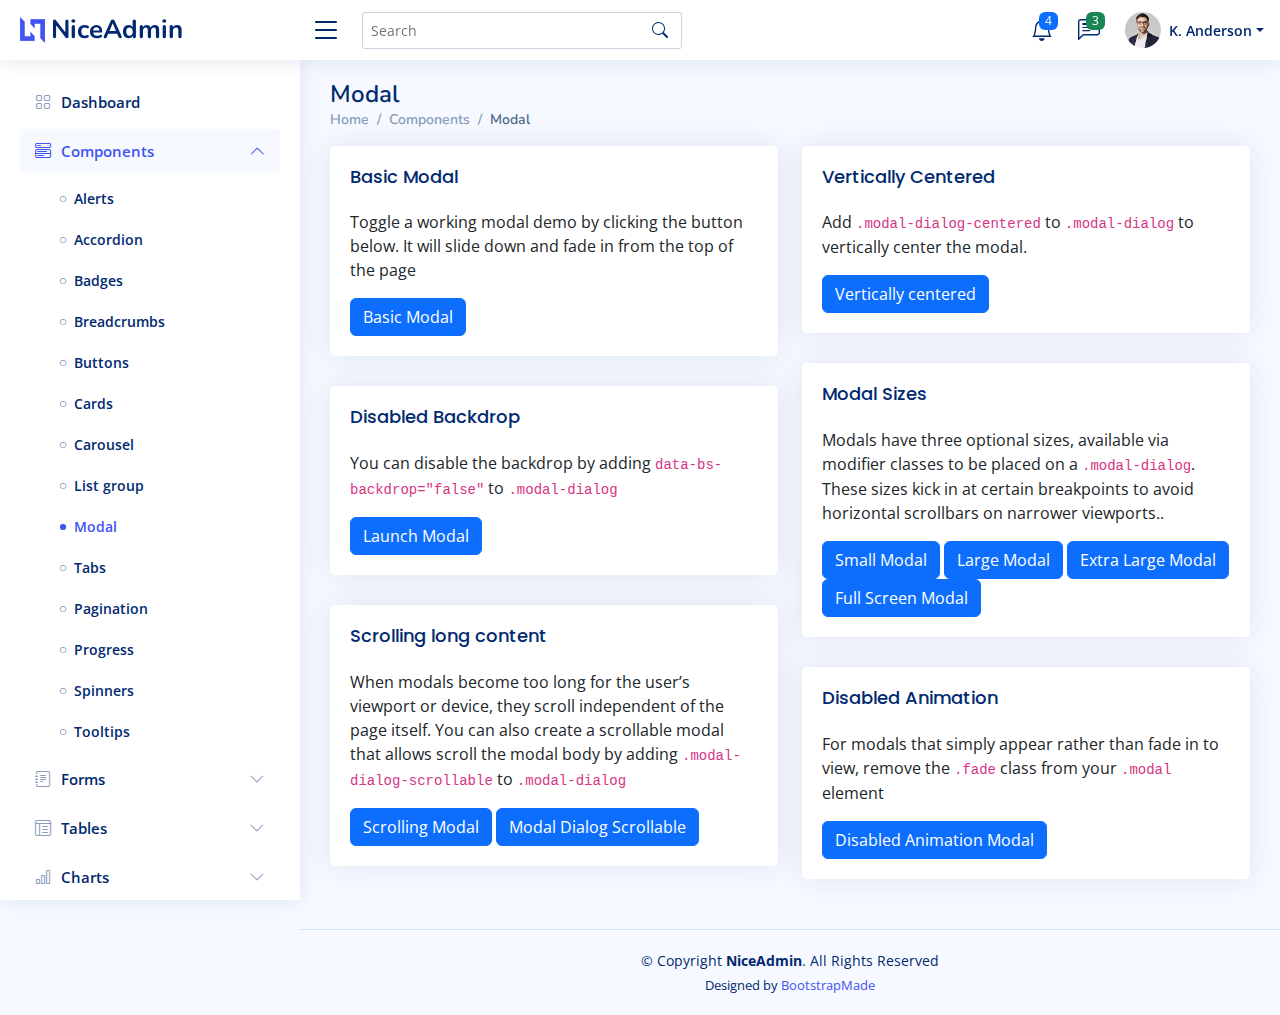
<file: NiceAdmin/components-modal.html>
<!DOCTYPE html>
<html lang="en">

<head>
  <meta charset="utf-8">
  <meta content="width=device-width, initial-scale=1.0" name="viewport">

  <title>Components / Modal - NiceAdmin Bootstrap Template</title>
  <meta content="" name="description">
  <meta content="" name="keywords">

  <!-- Favicons -->
  <link href="assets/img/favicon.png" rel="icon">
  <link href="assets/img/apple-touch-icon.png" rel="apple-touch-icon">

  <!-- Google Fonts -->
  <link href="https://fonts.gstatic.com" rel="preconnect">
  <link href="https://fonts.googleapis.com/css?family=Open+Sans:300,300i,400,400i,600,600i,700,700i|Nunito:300,300i,400,400i,600,600i,700,700i|Poppins:300,300i,400,400i,500,500i,600,600i,700,700i" rel="stylesheet">

  <!-- Vendor CSS Files -->
  <link href="assets/vendor/bootstrap/css/bootstrap.min.css" rel="stylesheet">
  <link href="assets/vendor/bootstrap-icons/bootstrap-icons.css" rel="stylesheet">
  <link href="assets/vendor/boxicons/css/boxicons.min.css" rel="stylesheet">
  <link href="assets/vendor/quill/quill.snow.css" rel="stylesheet">
  <link href="assets/vendor/quill/quill.bubble.css" rel="stylesheet">
  <link href="assets/vendor/remixicon/remixicon.css" rel="stylesheet">
  <link href="assets/vendor/simple-datatables/style.css" rel="stylesheet">

  <!-- Template Main CSS File -->
  <link href="assets/css/style.css" rel="stylesheet">

  <!-- =======================================================
  * Template Name: NiceAdmin
  * Template URL: https://bootstrapmade.com/nice-admin-bootstrap-admin-html-template/
  * Updated: Apr 20 2024 with Bootstrap v5.3.3
  * Author: BootstrapMade.com
  * License: https://bootstrapmade.com/license/
  ======================================================== -->
</head>

<body>

  <!-- ======= Header ======= -->
  <header id="header" class="header fixed-top d-flex align-items-center">

    <div class="d-flex align-items-center justify-content-between">
      <a href="index.html" class="logo d-flex align-items-center">
        <img src="assets/img/logo.png" alt="">
        <span class="d-none d-lg-block">NiceAdmin</span>
      </a>
      <i class="bi bi-list toggle-sidebar-btn"></i>
    </div><!-- End Logo -->

    <div class="search-bar">
      <form class="search-form d-flex align-items-center" method="POST" action="#">
        <input type="text" name="query" placeholder="Search" title="Enter search keyword">
        <button type="submit" title="Search"><i class="bi bi-search"></i></button>
      </form>
    </div><!-- End Search Bar -->

    <nav class="header-nav ms-auto">
      <ul class="d-flex align-items-center">

        <li class="nav-item d-block d-lg-none">
          <a class="nav-link nav-icon search-bar-toggle " href="#">
            <i class="bi bi-search"></i>
          </a>
        </li><!-- End Search Icon-->

        <li class="nav-item dropdown">

          <a class="nav-link nav-icon" href="#" data-bs-toggle="dropdown">
            <i class="bi bi-bell"></i>
            <span class="badge bg-primary badge-number">4</span>
          </a><!-- End Notification Icon -->

          <ul class="dropdown-menu dropdown-menu-end dropdown-menu-arrow notifications">
            <li class="dropdown-header">
              You have 4 new notifications
              <a href="#"><span class="badge rounded-pill bg-primary p-2 ms-2">View all</span></a>
            </li>
            <li>
              <hr class="dropdown-divider">
            </li>

            <li class="notification-item">
              <i class="bi bi-exclamation-circle text-warning"></i>
              <div>
                <h4>Lorem Ipsum</h4>
                <p>Quae dolorem earum veritatis oditseno</p>
                <p>30 min. ago</p>
              </div>
            </li>

            <li>
              <hr class="dropdown-divider">
            </li>

            <li class="notification-item">
              <i class="bi bi-x-circle text-danger"></i>
              <div>
                <h4>Atque rerum nesciunt</h4>
                <p>Quae dolorem earum veritatis oditseno</p>
                <p>1 hr. ago</p>
              </div>
            </li>

            <li>
              <hr class="dropdown-divider">
            </li>

            <li class="notification-item">
              <i class="bi bi-check-circle text-success"></i>
              <div>
                <h4>Sit rerum fuga</h4>
                <p>Quae dolorem earum veritatis oditseno</p>
                <p>2 hrs. ago</p>
              </div>
            </li>

            <li>
              <hr class="dropdown-divider">
            </li>

            <li class="notification-item">
              <i class="bi bi-info-circle text-primary"></i>
              <div>
                <h4>Dicta reprehenderit</h4>
                <p>Quae dolorem earum veritatis oditseno</p>
                <p>4 hrs. ago</p>
              </div>
            </li>

            <li>
              <hr class="dropdown-divider">
            </li>
            <li class="dropdown-footer">
              <a href="#">Show all notifications</a>
            </li>

          </ul><!-- End Notification Dropdown Items -->

        </li><!-- End Notification Nav -->

        <li class="nav-item dropdown">

          <a class="nav-link nav-icon" href="#" data-bs-toggle="dropdown">
            <i class="bi bi-chat-left-text"></i>
            <span class="badge bg-success badge-number">3</span>
          </a><!-- End Messages Icon -->

          <ul class="dropdown-menu dropdown-menu-end dropdown-menu-arrow messages">
            <li class="dropdown-header">
              You have 3 new messages
              <a href="#"><span class="badge rounded-pill bg-primary p-2 ms-2">View all</span></a>
            </li>
            <li>
              <hr class="dropdown-divider">
            </li>

            <li class="message-item">
              <a href="#">
                <img src="assets/img/messages-1.jpg" alt="" class="rounded-circle">
                <div>
                  <h4>Maria Hudson</h4>
                  <p>Velit asperiores et ducimus soluta repudiandae labore officia est ut...</p>
                  <p>4 hrs. ago</p>
                </div>
              </a>
            </li>
            <li>
              <hr class="dropdown-divider">
            </li>

            <li class="message-item">
              <a href="#">
                <img src="assets/img/messages-2.jpg" alt="" class="rounded-circle">
                <div>
                  <h4>Anna Nelson</h4>
                  <p>Velit asperiores et ducimus soluta repudiandae labore officia est ut...</p>
                  <p>6 hrs. ago</p>
                </div>
              </a>
            </li>
            <li>
              <hr class="dropdown-divider">
            </li>

            <li class="message-item">
              <a href="#">
                <img src="assets/img/messages-3.jpg" alt="" class="rounded-circle">
                <div>
                  <h4>David Muldon</h4>
                  <p>Velit asperiores et ducimus soluta repudiandae labore officia est ut...</p>
                  <p>8 hrs. ago</p>
                </div>
              </a>
            </li>
            <li>
              <hr class="dropdown-divider">
            </li>

            <li class="dropdown-footer">
              <a href="#">Show all messages</a>
            </li>

          </ul><!-- End Messages Dropdown Items -->

        </li><!-- End Messages Nav -->

        <li class="nav-item dropdown pe-3">

          <a class="nav-link nav-profile d-flex align-items-center pe-0" href="#" data-bs-toggle="dropdown">
            <img src="assets/img/profile-img.jpg" alt="Profile" class="rounded-circle">
            <span class="d-none d-md-block dropdown-toggle ps-2">K. Anderson</span>
          </a><!-- End Profile Iamge Icon -->

          <ul class="dropdown-menu dropdown-menu-end dropdown-menu-arrow profile">
            <li class="dropdown-header">
              <h6>Kevin Anderson</h6>
              <span>Web Designer</span>
            </li>
            <li>
              <hr class="dropdown-divider">
            </li>

            <li>
              <a class="dropdown-item d-flex align-items-center" href="users-profile.html">
                <i class="bi bi-person"></i>
                <span>My Profile</span>
              </a>
            </li>
            <li>
              <hr class="dropdown-divider">
            </li>

            <li>
              <a class="dropdown-item d-flex align-items-center" href="users-profile.html">
                <i class="bi bi-gear"></i>
                <span>Account Settings</span>
              </a>
            </li>
            <li>
              <hr class="dropdown-divider">
            </li>

            <li>
              <a class="dropdown-item d-flex align-items-center" href="pages-faq.html">
                <i class="bi bi-question-circle"></i>
                <span>Need Help?</span>
              </a>
            </li>
            <li>
              <hr class="dropdown-divider">
            </li>

            <li>
              <a class="dropdown-item d-flex align-items-center" href="#">
                <i class="bi bi-box-arrow-right"></i>
                <span>Sign Out</span>
              </a>
            </li>

          </ul><!-- End Profile Dropdown Items -->
        </li><!-- End Profile Nav -->

      </ul>
    </nav><!-- End Icons Navigation -->

  </header><!-- End Header -->

  <!-- ======= Sidebar ======= -->
  <aside id="sidebar" class="sidebar">

    <ul class="sidebar-nav" id="sidebar-nav">

      <li class="nav-item">
        <a class="nav-link collapsed" href="index.html">
          <i class="bi bi-grid"></i>
          <span>Dashboard</span>
        </a>
      </li><!-- End Dashboard Nav -->

      <li class="nav-item">
        <a class="nav-link " data-bs-target="#components-nav" data-bs-toggle="collapse" href="#">
          <i class="bi bi-menu-button-wide"></i><span>Components</span><i class="bi bi-chevron-down ms-auto"></i>
        </a>
        <ul id="components-nav" class="nav-content collapse show" data-bs-parent="#sidebar-nav">
          <li>
            <a href="components-alerts.html">
              <i class="bi bi-circle"></i><span>Alerts</span>
            </a>
          </li>
          <li>
            <a href="components-accordion.html">
              <i class="bi bi-circle"></i><span>Accordion</span>
            </a>
          </li>
          <li>
            <a href="components-badges.html">
              <i class="bi bi-circle"></i><span>Badges</span>
            </a>
          </li>
          <li>
            <a href="components-breadcrumbs.html">
              <i class="bi bi-circle"></i><span>Breadcrumbs</span>
            </a>
          </li>
          <li>
            <a href="components-buttons.html">
              <i class="bi bi-circle"></i><span>Buttons</span>
            </a>
          </li>
          <li>
            <a href="components-cards.html">
              <i class="bi bi-circle"></i><span>Cards</span>
            </a>
          </li>
          <li>
            <a href="components-carousel.html">
              <i class="bi bi-circle"></i><span>Carousel</span>
            </a>
          </li>
          <li>
            <a href="components-list-group.html">
              <i class="bi bi-circle"></i><span>List group</span>
            </a>
          </li>
          <li>
            <a href="components-modal.html" class="active">
              <i class="bi bi-circle"></i><span>Modal</span>
            </a>
          </li>
          <li>
            <a href="components-tabs.html">
              <i class="bi bi-circle"></i><span>Tabs</span>
            </a>
          </li>
          <li>
            <a href="components-pagination.html">
              <i class="bi bi-circle"></i><span>Pagination</span>
            </a>
          </li>
          <li>
            <a href="components-progress.html">
              <i class="bi bi-circle"></i><span>Progress</span>
            </a>
          </li>
          <li>
            <a href="components-spinners.html">
              <i class="bi bi-circle"></i><span>Spinners</span>
            </a>
          </li>
          <li>
            <a href="components-tooltips.html">
              <i class="bi bi-circle"></i><span>Tooltips</span>
            </a>
          </li>
        </ul>
      </li><!-- End Components Nav -->

      <li class="nav-item">
        <a class="nav-link collapsed" data-bs-target="#forms-nav" data-bs-toggle="collapse" href="#">
          <i class="bi bi-journal-text"></i><span>Forms</span><i class="bi bi-chevron-down ms-auto"></i>
        </a>
        <ul id="forms-nav" class="nav-content collapse " data-bs-parent="#sidebar-nav">
          <li>
            <a href="forms-elements.html">
              <i class="bi bi-circle"></i><span>Form Elements</span>
            </a>
          </li>
          <li>
            <a href="forms-layouts.html">
              <i class="bi bi-circle"></i><span>Form Layouts</span>
            </a>
          </li>
          <li>
            <a href="forms-editors.html">
              <i class="bi bi-circle"></i><span>Form Editors</span>
            </a>
          </li>
          <li>
            <a href="forms-validation.html">
              <i class="bi bi-circle"></i><span>Form Validation</span>
            </a>
          </li>
        </ul>
      </li><!-- End Forms Nav -->

      <li class="nav-item">
        <a class="nav-link collapsed" data-bs-target="#tables-nav" data-bs-toggle="collapse" href="#">
          <i class="bi bi-layout-text-window-reverse"></i><span>Tables</span><i class="bi bi-chevron-down ms-auto"></i>
        </a>
        <ul id="tables-nav" class="nav-content collapse " data-bs-parent="#sidebar-nav">
          <li>
            <a href="tables-general.html">
              <i class="bi bi-circle"></i><span>General Tables</span>
            </a>
          </li>
          <li>
            <a href="tables-data.html">
              <i class="bi bi-circle"></i><span>Data Tables</span>
            </a>
          </li>
        </ul>
      </li><!-- End Tables Nav -->

      <li class="nav-item">
        <a class="nav-link collapsed" data-bs-target="#charts-nav" data-bs-toggle="collapse" href="#">
          <i class="bi bi-bar-chart"></i><span>Charts</span><i class="bi bi-chevron-down ms-auto"></i>
        </a>
        <ul id="charts-nav" class="nav-content collapse " data-bs-parent="#sidebar-nav">
          <li>
            <a href="charts-chartjs.html">
              <i class="bi bi-circle"></i><span>Chart.js</span>
            </a>
          </li>
          <li>
            <a href="charts-apexcharts.html">
              <i class="bi bi-circle"></i><span>ApexCharts</span>
            </a>
          </li>
          <li>
            <a href="charts-echarts.html">
              <i class="bi bi-circle"></i><span>ECharts</span>
            </a>
          </li>
        </ul>
      </li><!-- End Charts Nav -->

      <li class="nav-item">
        <a class="nav-link collapsed" data-bs-target="#icons-nav" data-bs-toggle="collapse" href="#">
          <i class="bi bi-gem"></i><span>Icons</span><i class="bi bi-chevron-down ms-auto"></i>
        </a>
        <ul id="icons-nav" class="nav-content collapse " data-bs-parent="#sidebar-nav">
          <li>
            <a href="icons-bootstrap.html">
              <i class="bi bi-circle"></i><span>Bootstrap Icons</span>
            </a>
          </li>
          <li>
            <a href="icons-remix.html">
              <i class="bi bi-circle"></i><span>Remix Icons</span>
            </a>
          </li>
          <li>
            <a href="icons-boxicons.html">
              <i class="bi bi-circle"></i><span>Boxicons</span>
            </a>
          </li>
        </ul>
      </li><!-- End Icons Nav -->

      <li class="nav-heading">Pages</li>

      <li class="nav-item">
        <a class="nav-link collapsed" href="users-profile.html">
          <i class="bi bi-person"></i>
          <span>Profile</span>
        </a>
      </li><!-- End Profile Page Nav -->

      <li class="nav-item">
        <a class="nav-link collapsed" href="pages-faq.html">
          <i class="bi bi-question-circle"></i>
          <span>F.A.Q</span>
        </a>
      </li><!-- End F.A.Q Page Nav -->

      <li class="nav-item">
        <a class="nav-link collapsed" href="pages-contact.html">
          <i class="bi bi-envelope"></i>
          <span>Contact</span>
        </a>
      </li><!-- End Contact Page Nav -->

      <li class="nav-item">
        <a class="nav-link collapsed" href="pages-register.html">
          <i class="bi bi-card-list"></i>
          <span>Register</span>
        </a>
      </li><!-- End Register Page Nav -->

      <li class="nav-item">
        <a class="nav-link collapsed" href="pages-login.html">
          <i class="bi bi-box-arrow-in-right"></i>
          <span>Login</span>
        </a>
      </li><!-- End Login Page Nav -->

      <li class="nav-item">
        <a class="nav-link collapsed" href="pages-error-404.html">
          <i class="bi bi-dash-circle"></i>
          <span>Error 404</span>
        </a>
      </li><!-- End Error 404 Page Nav -->

      <li class="nav-item">
        <a class="nav-link collapsed" href="pages-blank.html">
          <i class="bi bi-file-earmark"></i>
          <span>Blank</span>
        </a>
      </li><!-- End Blank Page Nav -->

    </ul>

  </aside><!-- End Sidebar-->

  <main id="main" class="main">

    <div class="pagetitle">
      <h1>Modal</h1>
      <nav>
        <ol class="breadcrumb">
          <li class="breadcrumb-item"><a href="index.html">Home</a></li>
          <li class="breadcrumb-item">Components</li>
          <li class="breadcrumb-item active">Modal</li>
        </ol>
      </nav>
    </div><!-- End Page Title -->

    <section class="section">
      <div class="row">
        <div class="col-lg-6">

          <div class="card">
            <div class="card-body">
              <h5 class="card-title">Basic Modal</h5>
              <p>Toggle a working modal demo by clicking the button below. It will slide down and fade in from the top of the page</p>

              <!-- Basic Modal -->
              <button type="button" class="btn btn-primary" data-bs-toggle="modal" data-bs-target="#basicModal">
                Basic Modal
              </button>
              <div class="modal fade" id="basicModal" tabindex="-1">
                <div class="modal-dialog">
                  <div class="modal-content">
                    <div class="modal-header">
                      <h5 class="modal-title">Basic Modal</h5>
                      <button type="button" class="btn-close" data-bs-dismiss="modal" aria-label="Close"></button>
                    </div>
                    <div class="modal-body">
                      Non omnis incidunt qui sed occaecati magni asperiores est mollitia. Soluta at et reprehenderit. Placeat autem numquam et fuga numquam. Tempora in facere consequatur sit dolor ipsum. Consequatur nemo amet incidunt est facilis. Dolorem neque recusandae quo sit molestias sint dignissimos.
                    </div>
                    <div class="modal-footer">
                      <button type="button" class="btn btn-secondary" data-bs-dismiss="modal">Close</button>
                      <button type="button" class="btn btn-primary">Save changes</button>
                    </div>
                  </div>
                </div>
              </div><!-- End Basic Modal-->

            </div>
          </div>

          <div class="card">
            <div class="card-body">
              <h5 class="card-title">Disabled Backdrop</h5>
              <p>You can disable the backdrop by adding <code>data-bs-backdrop="false"</code> to <code>.modal-dialog</code></p>

              <!-- Disabled Backdrop Modal -->
              <button type="button" class="btn btn-primary" data-bs-toggle="modal" data-bs-target="#disablebackdrop">
                Launch Modal
              </button>
              <div class="modal fade" id="disablebackdrop" tabindex="-1" data-bs-backdrop="false">
                <div class="modal-dialog">
                  <div class="modal-content">
                    <div class="modal-header">
                      <h5 class="modal-title">Disabled Backdrop</h5>
                      <button type="button" class="btn-close" data-bs-dismiss="modal" aria-label="Close"></button>
                    </div>
                    <div class="modal-body">
                      Non omnis incidunt qui sed occaecati magni asperiores est mollitia. Soluta at et reprehenderit. Placeat autem numquam et fuga numquam. Tempora in facere consequatur sit dolor ipsum. Consequatur nemo amet incidunt est facilis. Dolorem neque recusandae quo sit molestias sint dignissimos.
                    </div>
                    <div class="modal-footer">
                      <button type="button" class="btn btn-secondary" data-bs-dismiss="modal">Close</button>
                      <button type="button" class="btn btn-primary">Save changes</button>
                    </div>
                  </div>
                </div>
              </div><!-- End Disabled Backdrop Modal-->

            </div>
          </div>

          <div class="card">
            <div class="card-body">
              <h5 class="card-title">Scrolling long content</h5>
              <p>When modals become too long for the user’s viewport or device, they scroll independent of the page itself. You can also create a scrollable modal that allows scroll the modal body by adding <code>.modal-dialog-scrollable</code> to <code>.modal-dialog</code></p>

              <!-- Scrolling Modal -->
              <button type="button" class="btn btn-primary" data-bs-toggle="modal" data-bs-target="#scrollingModal">
                Scrolling Modal
              </button>
              <div class="modal fade" id="scrollingModal" tabindex="-1">
                <div class="modal-dialog">
                  <div class="modal-content">
                    <div class="modal-header">
                      <h5 class="modal-title">Scrolling Modal</h5>
                      <button type="button" class="btn-close" data-bs-dismiss="modal" aria-label="Close"></button>
                    </div>
                    <div class="modal-body" style="min-height: 1500px;">
                      Non omnis incidunt qui sed occaecati magni asperiores est mollitia. Soluta at et reprehenderit. Placeat autem numquam et fuga numquam. Tempora in facere consequatur sit dolor ipsum. Consequatur nemo amet incidunt est facilis. Dolorem neque recusandae quo sit molestias sint dignissimos.
                    </div>
                    <div class="modal-footer">
                      <button type="button" class="btn btn-secondary" data-bs-dismiss="modal">Close</button>
                      <button type="button" class="btn btn-primary">Save changes</button>
                    </div>
                  </div>
                </div>
              </div><!-- End Scrolling Modal-->

              <!-- Modal Dialog Scrollable -->
              <button type="button" class="btn btn-primary" data-bs-toggle="modal" data-bs-target="#modalDialogScrollable">
                Modal Dialog Scrollable
              </button>
              <div class="modal fade" id="modalDialogScrollable" tabindex="-1">
                <div class="modal-dialog modal-dialog-scrollable">
                  <div class="modal-content">
                    <div class="modal-header">
                      <h5 class="modal-title">Modal Dialog Scrollable</h5>
                      <button type="button" class="btn-close" data-bs-dismiss="modal" aria-label="Close"></button>
                    </div>
                    <div class="modal-body">
                      Non omnis incidunt qui sed occaecati magni asperiores est mollitia. Soluta at et reprehenderit. Placeat autem numquam et fuga numquam. Tempora in facere consequatur sit dolor ipsum. Consequatur nemo amet incidunt est facilis. Dolorem neque recusandae quo sit molestias sint dignissimos.
                      <br><br><br><br><br><br><br><br><br><br><br><br><br><br><br><br><br><br><br><br><br><br><br><br><br><br><br><br><br><br><br><br><br><br><br><br><br><br><br><br>
                      This content should appear at the bottom after you scroll.
                    </div>
                    <div class="modal-footer">
                      <button type="button" class="btn btn-secondary" data-bs-dismiss="modal">Close</button>
                      <button type="button" class="btn btn-primary">Save changes</button>
                    </div>
                  </div>
                </div>
              </div><!-- End Modal Dialog Scrollable-->

            </div>
          </div>

        </div>

        <div class="col-lg-6">

          <div class="card">
            <div class="card-body">
              <h5 class="card-title">Vertically Centered</h5>
              <p>Add <code>.modal-dialog-centered</code> to <code>.modal-dialog</code> to vertically center the modal.</p>

              <!-- Vertically centered Modal -->
              <button type="button" class="btn btn-primary" data-bs-toggle="modal" data-bs-target="#verticalycentered">
                Vertically centered
              </button>
              <div class="modal fade" id="verticalycentered" tabindex="-1">
                <div class="modal-dialog modal-dialog-centered">
                  <div class="modal-content">
                    <div class="modal-header">
                      <h5 class="modal-title">Vertically Centered</h5>
                      <button type="button" class="btn-close" data-bs-dismiss="modal" aria-label="Close"></button>
                    </div>
                    <div class="modal-body">
                      Non omnis incidunt qui sed occaecati magni asperiores est mollitia. Soluta at et reprehenderit. Placeat autem numquam et fuga numquam. Tempora in facere consequatur sit dolor ipsum. Consequatur nemo amet incidunt est facilis. Dolorem neque recusandae quo sit molestias sint dignissimos.
                    </div>
                    <div class="modal-footer">
                      <button type="button" class="btn btn-secondary" data-bs-dismiss="modal">Close</button>
                      <button type="button" class="btn btn-primary">Save changes</button>
                    </div>
                  </div>
                </div>
              </div><!-- End Vertically centered Modal-->

            </div>
          </div>

          <div class="card">
            <div class="card-body">
              <h5 class="card-title">Modal Sizes</h5>
              <p>Modals have three optional sizes, available via modifier classes to be placed on a <code>.modal-dialog</code>. These sizes kick in at certain breakpoints to avoid horizontal scrollbars on narrower viewports..</p>

              <!-- Small Modal -->
              <button type="button" class="btn btn-primary" data-bs-toggle="modal" data-bs-target="#smallModal">
                Small Modal
              </button>

              <div class="modal fade" id="smallModal" tabindex="-1">
                <div class="modal-dialog modal-sm">
                  <div class="modal-content">
                    <div class="modal-header">
                      <h5 class="modal-title">Small Modal</h5>
                      <button type="button" class="btn-close" data-bs-dismiss="modal" aria-label="Close"></button>
                    </div>
                    <div class="modal-body">
                      Non omnis incidunt qui sed occaecati magni asperiores est mollitia. Soluta at et reprehenderit. Placeat autem numquam et fuga numquam. Tempora in facere consequatur sit dolor ipsum. Consequatur nemo amet incidunt est facilis. Dolorem neque recusandae quo sit molestias sint dignissimos.
                    </div>
                    <div class="modal-footer">
                      <button type="button" class="btn btn-secondary" data-bs-dismiss="modal">Close</button>
                      <button type="button" class="btn btn-primary">Save changes</button>
                    </div>
                  </div>
                </div>
              </div><!-- End Small Modal-->

              <!-- Large Modal -->
              <button type="button" class="btn btn-primary" data-bs-toggle="modal" data-bs-target="#largeModal">
                Large Modal
              </button>

              <div class="modal fade" id="largeModal" tabindex="-1">
                <div class="modal-dialog modal-lg">
                  <div class="modal-content">
                    <div class="modal-header">
                      <h5 class="modal-title">Large Modal</h5>
                      <button type="button" class="btn-close" data-bs-dismiss="modal" aria-label="Close"></button>
                    </div>
                    <div class="modal-body">
                      Non omnis incidunt qui sed occaecati magni asperiores est mollitia. Soluta at et reprehenderit. Placeat autem numquam et fuga numquam. Tempora in facere consequatur sit dolor ipsum. Consequatur nemo amet incidunt est facilis. Dolorem neque recusandae quo sit molestias sint dignissimos.
                    </div>
                    <div class="modal-footer">
                      <button type="button" class="btn btn-secondary" data-bs-dismiss="modal">Close</button>
                      <button type="button" class="btn btn-primary">Save changes</button>
                    </div>
                  </div>
                </div>
              </div><!-- End Large Modal-->

              <!-- Extra Large Modal -->
              <button type="button" class="btn btn-primary" data-bs-toggle="modal" data-bs-target="#ExtralargeModal">
                Extra Large Modal
              </button>

              <div class="modal fade" id="ExtralargeModal" tabindex="-1">
                <div class="modal-dialog modal-xl">
                  <div class="modal-content">
                    <div class="modal-header">
                      <h5 class="modal-title">Extra Large Modal</h5>
                      <button type="button" class="btn-close" data-bs-dismiss="modal" aria-label="Close"></button>
                    </div>
                    <div class="modal-body">
                      Non omnis incidunt qui sed occaecati magni asperiores est mollitia. Soluta at et reprehenderit. Placeat autem numquam et fuga numquam. Tempora in facere consequatur sit dolor ipsum. Consequatur nemo amet incidunt est facilis. Dolorem neque recusandae quo sit molestias sint dignissimos.
                    </div>
                    <div class="modal-footer">
                      <button type="button" class="btn btn-secondary" data-bs-dismiss="modal">Close</button>
                      <button type="button" class="btn btn-primary">Save changes</button>
                    </div>
                  </div>
                </div>
              </div><!-- End Extra Large Modal-->

              <!-- Full Screen Modal -->
              <button type="button" class="btn btn-primary" data-bs-toggle="modal" data-bs-target="#fullscreenModal">
                Full Screen Modal
              </button>

              <div class="modal fade" id="fullscreenModal" tabindex="-1">
                <div class="modal-dialog modal-fullscreen">
                  <div class="modal-content">
                    <div class="modal-header">
                      <h5 class="modal-title">Full Screen Modal</h5>
                      <button type="button" class="btn-close" data-bs-dismiss="modal" aria-label="Close"></button>
                    </div>
                    <div class="modal-body">
                      Non omnis incidunt qui sed occaecati magni asperiores est mollitia. Soluta at et reprehenderit. Placeat autem numquam et fuga numquam. Tempora in facere consequatur sit dolor ipsum. Consequatur nemo amet incidunt est facilis. Dolorem neque recusandae quo sit molestias sint dignissimos.
                    </div>
                    <div class="modal-footer">
                      <button type="button" class="btn btn-secondary" data-bs-dismiss="modal">Close</button>
                      <button type="button" class="btn btn-primary">Save changes</button>
                    </div>
                  </div>
                </div>
              </div><!-- End Full Screen Modal-->

            </div>
          </div>

          <div class="card">
            <div class="card-body">
              <h5 class="card-title">Disabled Animation</h5>
              <p>For modals that simply appear rather than fade in to view, remove the <code>.fade</code> class from your <code>.modal</code> element </p>

              <!-- Disabled Animation Modal -->
              <button type="button" class="btn btn-primary" data-bs-toggle="modal" data-bs-target="#disabledAnimation">
                Disabled Animation Modal
              </button>
              <div class="modal" id="disabledAnimation" tabindex="-1">
                <div class="modal-dialog">
                  <div class="modal-content">
                    <div class="modal-header">
                      <h5 class="modal-title">Disabled Animation Modal</h5>
                      <button type="button" class="btn-close" data-bs-dismiss="modal" aria-label="Close"></button>
                    </div>
                    <div class="modal-body">
                      Non omnis incidunt qui sed occaecati magni asperiores est mollitia. Soluta at et reprehenderit. Placeat autem numquam et fuga numquam. Tempora in facere consequatur sit dolor ipsum. Consequatur nemo amet incidunt est facilis. Dolorem neque recusandae quo sit molestias sint dignissimos.
                    </div>
                    <div class="modal-footer">
                      <button type="button" class="btn btn-secondary" data-bs-dismiss="modal">Close</button>
                      <button type="button" class="btn btn-primary">Save changes</button>
                    </div>
                  </div>
                </div>
              </div><!-- End Disabled Animation Modal-->

            </div>
          </div>

        </div>
      </div>
    </section>

  </main><!-- End #main -->

  <!-- ======= Footer ======= -->
  <footer id="footer" class="footer">
    <div class="copyright">
      &copy; Copyright <strong><span>NiceAdmin</span></strong>. All Rights Reserved
    </div>
    <div class="credits">
      <!-- All the links in the footer should remain intact. -->
      <!-- You can delete the links only if you purchased the pro version. -->
      <!-- Licensing information: https://bootstrapmade.com/license/ -->
      <!-- Purchase the pro version with working PHP/AJAX contact form: https://bootstrapmade.com/nice-admin-bootstrap-admin-html-template/ -->
      Designed by <a href="https://bootstrapmade.com/">BootstrapMade</a>
    </div>
  </footer><!-- End Footer -->

  <a href="#" class="back-to-top d-flex align-items-center justify-content-center"><i class="bi bi-arrow-up-short"></i></a>

  <!-- Vendor JS Files -->
  <script src="assets/vendor/apexcharts/apexcharts.min.js"></script>
  <script src="assets/vendor/bootstrap/js/bootstrap.bundle.min.js"></script>
  <script src="assets/vendor/chart.js/chart.umd.js"></script>
  <script src="assets/vendor/echarts/echarts.min.js"></script>
  <script src="assets/vendor/quill/quill.js"></script>
  <script src="assets/vendor/simple-datatables/simple-datatables.js"></script>
  <script src="assets/vendor/tinymce/tinymce.min.js"></script>
  <script src="assets/vendor/php-email-form/validate.js"></script>

  <!-- Template Main JS File -->
  <script src="assets/js/main.js"></script>

</body>

</html>
</file>
<file: NiceAdmin/assets/vendor/quill/quill.snow.css>
/*!
 * Quill Editor v2.0.0
 * https://quilljs.com
 * Copyright (c) 2017-2024, Slab
 * Copyright (c) 2014, Jason Chen
 * Copyright (c) 2013, salesforce.com
 */
.ql-container{box-sizing:border-box;font-family:Helvetica,Arial,sans-serif;font-size:13px;height:100%;margin:0;position:relative}.ql-container.ql-disabled .ql-tooltip{visibility:hidden}.ql-container:not(.ql-disabled) li[data-list=checked] > .ql-ui,.ql-container:not(.ql-disabled) li[data-list=unchecked] > .ql-ui{cursor:pointer}.ql-clipboard{left:-100000px;height:1px;overflow-y:hidden;position:absolute;top:50%}.ql-clipboard p{margin:0;padding:0}.ql-editor{box-sizing:border-box;counter-reset:list-0 list-1 list-2 list-3 list-4 list-5 list-6 list-7 list-8 list-9;line-height:1.42;height:100%;outline:none;overflow-y:auto;padding:12px 15px;tab-size:4;-moz-tab-size:4;text-align:left;white-space:pre-wrap;word-wrap:break-word}.ql-editor > *{cursor:text}.ql-editor p,.ql-editor ol,.ql-editor pre,.ql-editor blockquote,.ql-editor h1,.ql-editor h2,.ql-editor h3,.ql-editor h4,.ql-editor h5,.ql-editor h6{margin:0;padding:0}@supports (counter-set:none){.ql-editor p,.ql-editor h1,.ql-editor h2,.ql-editor h3,.ql-editor h4,.ql-editor h5,.ql-editor h6{counter-set:list-0 list-1 list-2 list-3 list-4 list-5 list-6 list-7 list-8 list-9}}@supports not (counter-set:none){.ql-editor p,.ql-editor h1,.ql-editor h2,.ql-editor h3,.ql-editor h4,.ql-editor h5,.ql-editor h6{counter-reset:list-0 list-1 list-2 list-3 list-4 list-5 list-6 list-7 list-8 list-9}}.ql-editor table{border-collapse:collapse}.ql-editor td{border:1px solid #000;padding:2px 5px}.ql-editor ol{padding-left:1.5em}.ql-editor li{list-style-type:none;padding-left:1.5em;position:relative}.ql-editor li > .ql-ui:before{display:inline-block;margin-left:-1.5em;margin-right:.3em;text-align:right;white-space:nowrap;width:1.2em}.ql-editor li[data-list=checked] > .ql-ui,.ql-editor li[data-list=unchecked] > .ql-ui{color:#777}.ql-editor li[data-list=bullet] > .ql-ui:before{content:'\2022'}.ql-editor li[data-list=checked] > .ql-ui:before{content:'\2611'}.ql-editor li[data-list=unchecked] > .ql-ui:before{content:'\2610'}@supports (counter-set:none){.ql-editor li[data-list]{counter-set:list-1 list-2 list-3 list-4 list-5 list-6 list-7 list-8 list-9}}@supports not (counter-set:none){.ql-editor li[data-list]{counter-reset:list-1 list-2 list-3 list-4 list-5 list-6 list-7 list-8 list-9}}.ql-editor li[data-list=ordered]{counter-increment:list-0}.ql-editor li[data-list=ordered] > .ql-ui:before{content:counter(list-0, decimal) '. '}.ql-editor li[data-list=ordered].ql-indent-1{counter-increment:list-1}.ql-editor li[data-list=ordered].ql-indent-1 > .ql-ui:before{content:counter(list-1, lower-alpha) '. '}@supports (counter-set:none){.ql-editor li[data-list].ql-indent-1{counter-set:list-2 list-3 list-4 list-5 list-6 list-7 list-8 list-9}}@supports not (counter-set:none){.ql-editor li[data-list].ql-indent-1{counter-reset:list-2 list-3 list-4 list-5 list-6 list-7 list-8 list-9}}.ql-editor li[data-list=ordered].ql-indent-2{counter-increment:list-2}.ql-editor li[data-list=ordered].ql-indent-2 > .ql-ui:before{content:counter(list-2, lower-roman) '. '}@supports (counter-set:none){.ql-editor li[data-list].ql-indent-2{counter-set:list-3 list-4 list-5 list-6 list-7 list-8 list-9}}@supports not (counter-set:none){.ql-editor li[data-list].ql-indent-2{counter-reset:list-3 list-4 list-5 list-6 list-7 list-8 list-9}}.ql-editor li[data-list=ordered].ql-indent-3{counter-increment:list-3}.ql-editor li[data-list=ordered].ql-indent-3 > .ql-ui:before{content:counter(list-3, decimal) '. '}@supports (counter-set:none){.ql-editor li[data-list].ql-indent-3{counter-set:list-4 list-5 list-6 list-7 list-8 list-9}}@supports not (counter-set:none){.ql-editor li[data-list].ql-indent-3{counter-reset:list-4 list-5 list-6 list-7 list-8 list-9}}.ql-editor li[data-list=ordered].ql-indent-4{counter-increment:list-4}.ql-editor li[data-list=ordered].ql-indent-4 > .ql-ui:before{content:counter(list-4, lower-alpha) '. '}@supports (counter-set:none){.ql-editor li[data-list].ql-indent-4{counter-set:list-5 list-6 list-7 list-8 list-9}}@supports not (counter-set:none){.ql-editor li[data-list].ql-indent-4{counter-reset:list-5 list-6 list-7 list-8 list-9}}.ql-editor li[data-list=ordered].ql-indent-5{counter-increment:list-5}.ql-editor li[data-list=ordered].ql-indent-5 > .ql-ui:before{content:counter(list-5, lower-roman) '. '}@supports (counter-set:none){.ql-editor li[data-list].ql-indent-5{counter-set:list-6 list-7 list-8 list-9}}@supports not (counter-set:none){.ql-editor li[data-list].ql-indent-5{counter-reset:list-6 list-7 list-8 list-9}}.ql-editor li[data-list=ordered].ql-indent-6{counter-increment:list-6}.ql-editor li[data-list=ordered].ql-indent-6 > .ql-ui:before{content:counter(list-6, decimal) '. '}@supports (counter-set:none){.ql-editor li[data-list].ql-indent-6{counter-set:list-7 list-8 list-9}}@supports not (counter-set:none){.ql-editor li[data-list].ql-indent-6{counter-reset:list-7 list-8 list-9}}.ql-editor li[data-list=ordered].ql-indent-7{counter-increment:list-7}.ql-editor li[data-list=ordered].ql-indent-7 > .ql-ui:before{content:counter(list-7, lower-alpha) '. '}@supports (counter-set:none){.ql-editor li[data-list].ql-indent-7{counter-set:list-8 list-9}}@supports not (counter-set:none){.ql-editor li[data-list].ql-indent-7{counter-reset:list-8 list-9}}.ql-editor li[data-list=ordered].ql-indent-8{counter-increment:list-8}.ql-editor li[data-list=ordered].ql-indent-8 > .ql-ui:before{content:counter(list-8, lower-roman) '. '}@supports (counter-set:none){.ql-editor li[data-list].ql-indent-8{counter-set:list-9}}@supports not (counter-set:none){.ql-editor li[data-list].ql-indent-8{counter-reset:list-9}}.ql-editor li[data-list=ordered].ql-indent-9{counter-increment:list-9}.ql-editor li[data-list=ordered].ql-indent-9 > .ql-ui:before{content:counter(list-9, decimal) '. '}.ql-editor .ql-indent-1:not(.ql-direction-rtl){padding-left:3em}.ql-editor li.ql-indent-1:not(.ql-direction-rtl){padding-left:4.5em}.ql-editor .ql-indent-1.ql-direction-rtl.ql-align-right{padding-right:3em}.ql-editor li.ql-indent-1.ql-direction-rtl.ql-align-right{padding-right:4.5em}.ql-editor .ql-indent-2:not(.ql-direction-rtl){padding-left:6em}.ql-editor li.ql-indent-2:not(.ql-direction-rtl){padding-left:7.5em}.ql-editor .ql-indent-2.ql-direction-rtl.ql-align-right{padding-right:6em}.ql-editor li.ql-indent-2.ql-direction-rtl.ql-align-right{padding-right:7.5em}.ql-editor .ql-indent-3:not(.ql-direction-rtl){padding-left:9em}.ql-editor li.ql-indent-3:not(.ql-direction-rtl){padding-left:10.5em}.ql-editor .ql-indent-3.ql-direction-rtl.ql-align-right{padding-right:9em}.ql-editor li.ql-indent-3.ql-direction-rtl.ql-align-right{padding-right:10.5em}.ql-editor .ql-indent-4:not(.ql-direction-rtl){padding-left:12em}.ql-editor li.ql-indent-4:not(.ql-direction-rtl){padding-left:13.5em}.ql-editor .ql-indent-4.ql-direction-rtl.ql-align-right{padding-right:12em}.ql-editor li.ql-indent-4.ql-direction-rtl.ql-align-right{padding-right:13.5em}.ql-editor .ql-indent-5:not(.ql-direction-rtl){padding-left:15em}.ql-editor li.ql-indent-5:not(.ql-direction-rtl){padding-left:16.5em}.ql-editor .ql-indent-5.ql-direction-rtl.ql-align-right{padding-right:15em}.ql-editor li.ql-indent-5.ql-direction-rtl.ql-align-right{padding-right:16.5em}.ql-editor .ql-indent-6:not(.ql-direction-rtl){padding-left:18em}.ql-editor li.ql-indent-6:not(.ql-direction-rtl){padding-left:19.5em}.ql-editor .ql-indent-6.ql-direction-rtl.ql-align-right{padding-right:18em}.ql-editor li.ql-indent-6.ql-direction-rtl.ql-align-right{padding-right:19.5em}.ql-editor .ql-indent-7:not(.ql-direction-rtl){padding-left:21em}.ql-editor li.ql-indent-7:not(.ql-direction-rtl){padding-left:22.5em}.ql-editor .ql-indent-7.ql-direction-rtl.ql-align-right{padding-right:21em}.ql-editor li.ql-indent-7.ql-direction-rtl.ql-align-right{padding-right:22.5em}.ql-editor .ql-indent-8:not(.ql-direction-rtl){padding-left:24em}.ql-editor li.ql-indent-8:not(.ql-direction-rtl){padding-left:25.5em}.ql-editor .ql-indent-8.ql-direction-rtl.ql-align-right{padding-right:24em}.ql-editor li.ql-indent-8.ql-direction-rtl.ql-align-right{padding-right:25.5em}.ql-editor .ql-indent-9:not(.ql-direction-rtl){padding-left:27em}.ql-editor li.ql-indent-9:not(.ql-direction-rtl){padding-left:28.5em}.ql-editor .ql-indent-9.ql-direction-rtl.ql-align-right{padding-right:27em}.ql-editor li.ql-indent-9.ql-direction-rtl.ql-align-right{padding-right:28.5em}.ql-editor li.ql-direction-rtl{padding-right:1.5em}.ql-editor li.ql-direction-rtl > .ql-ui:before{margin-left:.3em;margin-right:-1.5em;text-align:left}.ql-editor table{table-layout:fixed;width:100%}.ql-editor table td{outline:none}.ql-editor .ql-code-block-container{font-family:monospace}.ql-editor .ql-video{display:block;max-width:100%}.ql-editor .ql-video.ql-align-center{margin:0 auto}.ql-editor .ql-video.ql-align-right{margin:0 0 0 auto}.ql-editor .ql-bg-black{background-color:#000}.ql-editor .ql-bg-red{background-color:#e60000}.ql-editor .ql-bg-orange{background-color:#f90}.ql-editor .ql-bg-yellow{background-color:#ff0}.ql-editor .ql-bg-green{background-color:#008a00}.ql-editor .ql-bg-blue{background-color:#06c}.ql-editor .ql-bg-purple{background-color:#93f}.ql-editor .ql-color-white{color:#fff}.ql-editor .ql-color-red{color:#e60000}.ql-editor .ql-color-orange{color:#f90}.ql-editor .ql-color-yellow{color:#ff0}.ql-editor .ql-color-green{color:#008a00}.ql-editor .ql-color-blue{color:#06c}.ql-editor .ql-color-purple{color:#93f}.ql-editor .ql-font-serif{font-family:Georgia,Times New Roman,serif}.ql-editor .ql-font-monospace{font-family:Monaco,Courier New,monospace}.ql-editor .ql-size-small{font-size:.75em}.ql-editor .ql-size-large{font-size:1.5em}.ql-editor .ql-size-huge{font-size:2.5em}.ql-editor .ql-direction-rtl{direction:rtl;text-align:inherit}.ql-editor .ql-align-center{text-align:center}.ql-editor .ql-align-justify{text-align:justify}.ql-editor .ql-align-right{text-align:right}.ql-editor .ql-ui{position:absolute}.ql-editor.ql-blank::before{color:rgba(0,0,0,0.6);content:attr(data-placeholder);font-style:italic;left:15px;pointer-events:none;position:absolute;right:15px}.ql-snow.ql-toolbar:after,.ql-snow .ql-toolbar:after{clear:both;content:'';display:table}.ql-snow.ql-toolbar button,.ql-snow .ql-toolbar button{background:none;border:none;cursor:pointer;display:inline-block;float:left;height:24px;padding:3px 5px;width:28px}.ql-snow.ql-toolbar button svg,.ql-snow .ql-toolbar button svg{float:left;height:100%}.ql-snow.ql-toolbar button:active:hover,.ql-snow .ql-toolbar button:active:hover{outline:none}.ql-snow.ql-toolbar input.ql-image[type=file],.ql-snow .ql-toolbar input.ql-image[type=file]{display:none}.ql-snow.ql-toolbar button:hover,.ql-snow .ql-toolbar button:hover,.ql-snow.ql-toolbar button:focus,.ql-snow .ql-toolbar button:focus,.ql-snow.ql-toolbar button.ql-active,.ql-snow .ql-toolbar button.ql-active,.ql-snow.ql-toolbar .ql-picker-label:hover,.ql-snow .ql-toolbar .ql-picker-label:hover,.ql-snow.ql-toolbar .ql-picker-label.ql-active,.ql-snow .ql-toolbar .ql-picker-label.ql-active,.ql-snow.ql-toolbar .ql-picker-item:hover,.ql-snow .ql-toolbar .ql-picker-item:hover,.ql-snow.ql-toolbar .ql-picker-item.ql-selected,.ql-snow .ql-toolbar .ql-picker-item.ql-selected{color:#06c}.ql-snow.ql-toolbar button:hover .ql-fill,.ql-snow .ql-toolbar button:hover .ql-fill,.ql-snow.ql-toolbar button:focus .ql-fill,.ql-snow .ql-toolbar button:focus .ql-fill,.ql-snow.ql-toolbar button.ql-active .ql-fill,.ql-snow .ql-toolbar button.ql-active .ql-fill,.ql-snow.ql-toolbar .ql-picker-label:hover .ql-fill,.ql-snow .ql-toolbar .ql-picker-label:hover .ql-fill,.ql-snow.ql-toolbar .ql-picker-label.ql-active .ql-fill,.ql-snow .ql-toolbar .ql-picker-label.ql-active .ql-fill,.ql-snow.ql-toolbar .ql-picker-item:hover .ql-fill,.ql-snow .ql-toolbar .ql-picker-item:hover .ql-fill,.ql-snow.ql-toolbar .ql-picker-item.ql-selected .ql-fill,.ql-snow .ql-toolbar .ql-picker-item.ql-selected .ql-fill,.ql-snow.ql-toolbar button:hover .ql-stroke.ql-fill,.ql-snow .ql-toolbar button:hover .ql-stroke.ql-fill,.ql-snow.ql-toolbar button:focus .ql-stroke.ql-fill,.ql-snow .ql-toolbar button:focus .ql-stroke.ql-fill,.ql-snow.ql-toolbar button.ql-active .ql-stroke.ql-fill,.ql-snow .ql-toolbar button.ql-active .ql-stroke.ql-fill,.ql-snow.ql-toolbar .ql-picker-label:hover .ql-stroke.ql-fill,.ql-snow .ql-toolbar .ql-picker-label:hover .ql-stroke.ql-fill,.ql-snow.ql-toolbar .ql-picker-label.ql-active .ql-stroke.ql-fill,.ql-snow .ql-toolbar .ql-picker-label.ql-active .ql-stroke.ql-fill,.ql-snow.ql-toolbar .ql-picker-item:hover .ql-stroke.ql-fill,.ql-snow .ql-toolbar .ql-picker-item:hover .ql-stroke.ql-fill,.ql-snow.ql-toolbar .ql-picker-item.ql-selected .ql-stroke.ql-fill,.ql-snow .ql-toolbar .ql-picker-item.ql-selected .ql-stroke.ql-fill{fill:#06c}.ql-snow.ql-toolbar button:hover .ql-stroke,.ql-snow .ql-toolbar button:hover .ql-stroke,.ql-snow.ql-toolbar button:focus .ql-stroke,.ql-snow .ql-toolbar button:focus .ql-stroke,.ql-snow.ql-toolbar button.ql-active .ql-stroke,.ql-snow .ql-toolbar button.ql-active .ql-stroke,.ql-snow.ql-toolbar .ql-picker-label:hover .ql-stroke,.ql-snow .ql-toolbar .ql-picker-label:hover .ql-stroke,.ql-snow.ql-toolbar .ql-picker-label.ql-active .ql-stroke,.ql-snow .ql-toolbar .ql-picker-label.ql-active .ql-stroke,.ql-snow.ql-toolbar .ql-picker-item:hover .ql-stroke,.ql-snow .ql-toolbar .ql-picker-item:hover .ql-stroke,.ql-snow.ql-toolbar .ql-picker-item.ql-selected .ql-stroke,.ql-snow .ql-toolbar .ql-picker-item.ql-selected .ql-stroke,.ql-snow.ql-toolbar button:hover .ql-stroke-miter,.ql-snow .ql-toolbar button:hover .ql-stroke-miter,.ql-snow.ql-toolbar button:focus .ql-stroke-miter,.ql-snow .ql-toolbar button:focus .ql-stroke-miter,.ql-snow.ql-toolbar button.ql-active .ql-stroke-miter,.ql-snow .ql-toolbar button.ql-active .ql-stroke-miter,.ql-snow.ql-toolbar .ql-picker-label:hover .ql-stroke-miter,.ql-snow .ql-toolbar .ql-picker-label:hover .ql-stroke-miter,.ql-snow.ql-toolbar .ql-picker-label.ql-active .ql-stroke-miter,.ql-snow .ql-toolbar .ql-picker-label.ql-active .ql-stroke-miter,.ql-snow.ql-toolbar .ql-picker-item:hover .ql-stroke-miter,.ql-snow .ql-toolbar .ql-picker-item:hover .ql-stroke-miter,.ql-snow.ql-toolbar .ql-picker-item.ql-selected .ql-stroke-miter,.ql-snow .ql-toolbar .ql-picker-item.ql-selected .ql-stroke-miter{stroke:#06c}@media (pointer:coarse){.ql-snow.ql-toolbar button:hover:not(.ql-active),.ql-snow .ql-toolbar button:hover:not(.ql-active){color:#444}.ql-snow.ql-toolbar button:hover:not(.ql-active) .ql-fill,.ql-snow .ql-toolbar button:hover:not(.ql-active) .ql-fill,.ql-snow.ql-toolbar button:hover:not(.ql-active) .ql-stroke.ql-fill,.ql-snow .ql-toolbar button:hover:not(.ql-active) .ql-stroke.ql-fill{fill:#444}.ql-snow.ql-toolbar button:hover:not(.ql-active) .ql-stroke,.ql-snow .ql-toolbar button:hover:not(.ql-active) .ql-stroke,.ql-snow.ql-toolbar button:hover:not(.ql-active) .ql-stroke-miter,.ql-snow .ql-toolbar button:hover:not(.ql-active) .ql-stroke-miter{stroke:#444}}.ql-snow{box-sizing:border-box}.ql-snow *{box-sizing:border-box}.ql-snow .ql-hidden{display:none}.ql-snow .ql-out-bottom,.ql-snow .ql-out-top{visibility:hidden}.ql-snow .ql-tooltip{position:absolute;transform:translateY(10px)}.ql-snow .ql-tooltip a{cursor:pointer;text-decoration:none}.ql-snow .ql-tooltip.ql-flip{transform:translateY(-10px)}.ql-snow .ql-formats{display:inline-block;vertical-align:middle}.ql-snow .ql-formats:after{clear:both;content:'';display:table}.ql-snow .ql-stroke{fill:none;stroke:#444;stroke-linecap:round;stroke-linejoin:round;stroke-width:2}.ql-snow .ql-stroke-miter{fill:none;stroke:#444;stroke-miterlimit:10;stroke-width:2}.ql-snow .ql-fill,.ql-snow .ql-stroke.ql-fill{fill:#444}.ql-snow .ql-empty{fill:none}.ql-snow .ql-even{fill-rule:evenodd}.ql-snow .ql-thin,.ql-snow .ql-stroke.ql-thin{stroke-width:1}.ql-snow .ql-transparent{opacity:.4}.ql-snow .ql-direction svg:last-child{display:none}.ql-snow .ql-direction.ql-active svg:last-child{display:inline}.ql-snow .ql-direction.ql-active svg:first-child{display:none}.ql-snow .ql-editor h1{font-size:2em}.ql-snow .ql-editor h2{font-size:1.5em}.ql-snow .ql-editor h3{font-size:1.17em}.ql-snow .ql-editor h4{font-size:1em}.ql-snow .ql-editor h5{font-size:.83em}.ql-snow .ql-editor h6{font-size:.67em}.ql-snow .ql-editor a{text-decoration:underline}.ql-snow .ql-editor blockquote{border-left:4px solid #ccc;margin-bottom:5px;margin-top:5px;padding-left:16px}.ql-snow .ql-editor code,.ql-snow .ql-editor .ql-code-block-container{background-color:#f0f0f0;border-radius:3px}.ql-snow .ql-editor .ql-code-block-container{margin-bottom:5px;margin-top:5px;padding:5px 10px}.ql-snow .ql-editor code{font-size:85%;padding:2px 4px}.ql-snow .ql-editor .ql-code-block-container{background-color:#23241f;color:#f8f8f2;overflow:visible}.ql-snow .ql-editor img{max-width:100%}.ql-snow .ql-picker{color:#444;display:inline-block;float:left;font-size:14px;font-weight:500;height:24px;position:relative;vertical-align:middle}.ql-snow .ql-picker-label{cursor:pointer;display:inline-block;height:100%;padding-left:8px;padding-right:2px;position:relative;width:100%}.ql-snow .ql-picker-label::before{display:inline-block;line-height:22px}.ql-snow .ql-picker-options{background-color:#fff;display:none;min-width:100%;padding:4px 8px;position:absolute;white-space:nowrap}.ql-snow .ql-picker-options .ql-picker-item{cursor:pointer;display:block;padding-bottom:5px;padding-top:5px}.ql-snow .ql-picker.ql-expanded .ql-picker-label{color:#ccc;z-index:2}.ql-snow .ql-picker.ql-expanded .ql-picker-label .ql-fill{fill:#ccc}.ql-snow .ql-picker.ql-expanded .ql-picker-label .ql-stroke{stroke:#ccc}.ql-snow .ql-picker.ql-expanded .ql-picker-options{display:block;margin-top:-1px;top:100%;z-index:1}.ql-snow .ql-color-picker,.ql-snow .ql-icon-picker{width:28px}.ql-snow .ql-color-picker .ql-picker-label,.ql-snow .ql-icon-picker .ql-picker-label{padding:2px 4px}.ql-snow .ql-color-picker .ql-picker-label svg,.ql-snow .ql-icon-picker .ql-picker-label svg{right:4px}.ql-snow .ql-icon-picker .ql-picker-options{padding:4px 0}.ql-snow .ql-icon-picker .ql-picker-item{height:24px;width:24px;padding:2px 4px}.ql-snow .ql-color-picker .ql-picker-options{padding:3px 5px;width:152px}.ql-snow .ql-color-picker .ql-picker-item{border:1px solid transparent;float:left;height:16px;margin:2px;padding:0;width:16px}.ql-snow .ql-picker:not(.ql-color-picker):not(.ql-icon-picker) svg{position:absolute;margin-top:-9px;right:0;top:50%;width:18px}.ql-snow .ql-picker.ql-header .ql-picker-label[data-label]:not([data-label=''])::before,.ql-snow .ql-picker.ql-font .ql-picker-label[data-label]:not([data-label=''])::before,.ql-snow .ql-picker.ql-size .ql-picker-label[data-label]:not([data-label=''])::before,.ql-snow .ql-picker.ql-header .ql-picker-item[data-label]:not([data-label=''])::before,.ql-snow .ql-picker.ql-font .ql-picker-item[data-label]:not([data-label=''])::before,.ql-snow .ql-picker.ql-size .ql-picker-item[data-label]:not([data-label=''])::before{content:attr(data-label)}.ql-snow .ql-picker.ql-header{width:98px}.ql-snow .ql-picker.ql-header .ql-picker-label::before,.ql-snow .ql-picker.ql-header .ql-picker-item::before{content:'Normal'}.ql-snow .ql-picker.ql-header .ql-picker-label[data-value="1"]::before,.ql-snow .ql-picker.ql-header .ql-picker-item[data-value="1"]::before{content:'Heading 1'}.ql-snow .ql-picker.ql-header .ql-picker-label[data-value="2"]::before,.ql-snow .ql-picker.ql-header .ql-picker-item[data-value="2"]::before{content:'Heading 2'}.ql-snow .ql-picker.ql-header .ql-picker-label[data-value="3"]::before,.ql-snow .ql-picker.ql-header .ql-picker-item[data-value="3"]::before{content:'Heading 3'}.ql-snow .ql-picker.ql-header .ql-picker-label[data-value="4"]::before,.ql-snow .ql-picker.ql-header .ql-picker-item[data-value="4"]::before{content:'Heading 4'}.ql-snow .ql-picker.ql-header .ql-picker-label[data-value="5"]::before,.ql-snow .ql-picker.ql-header .ql-picker-item[data-value="5"]::before{content:'Heading 5'}.ql-snow .ql-picker.ql-header .ql-picker-label[data-value="6"]::before,.ql-snow .ql-picker.ql-header .ql-picker-item[data-value="6"]::before{content:'Heading 6'}.ql-snow .ql-picker.ql-header .ql-picker-item[data-value="1"]::before{font-size:2em}.ql-snow .ql-picker.ql-header .ql-picker-item[data-value="2"]::before{font-size:1.5em}.ql-snow .ql-picker.ql-header .ql-picker-item[data-value="3"]::before{font-size:1.17em}.ql-snow .ql-picker.ql-header .ql-picker-item[data-value="4"]::before{font-size:1em}.ql-snow .ql-picker.ql-header .ql-picker-item[data-value="5"]::before{font-size:.83em}.ql-snow .ql-picker.ql-header .ql-picker-item[data-value="6"]::before{font-size:.67em}.ql-snow .ql-picker.ql-font{width:108px}.ql-snow .ql-picker.ql-font .ql-picker-label::before,.ql-snow .ql-picker.ql-font .ql-picker-item::before{content:'Sans Serif'}.ql-snow .ql-picker.ql-font .ql-picker-label[data-value=serif]::before,.ql-snow .ql-picker.ql-font .ql-picker-item[data-value=serif]::before{content:'Serif'}.ql-snow .ql-picker.ql-font .ql-picker-label[data-value=monospace]::before,.ql-snow .ql-picker.ql-font .ql-picker-item[data-value=monospace]::before{content:'Monospace'}.ql-snow .ql-picker.ql-font .ql-picker-item[data-value=serif]::before{font-family:Georgia,Times New Roman,serif}.ql-snow .ql-picker.ql-font .ql-picker-item[data-value=monospace]::before{font-family:Monaco,Courier New,monospace}.ql-snow .ql-picker.ql-size{width:98px}.ql-snow .ql-picker.ql-size .ql-picker-label::before,.ql-snow .ql-picker.ql-size .ql-picker-item::before{content:'Normal'}.ql-snow .ql-picker.ql-size .ql-picker-label[data-value=small]::before,.ql-snow .ql-picker.ql-size .ql-picker-item[data-value=small]::before{content:'Small'}.ql-snow .ql-picker.ql-size .ql-picker-label[data-value=large]::before,.ql-snow .ql-picker.ql-size .ql-picker-item[data-value=large]::before{content:'Large'}.ql-snow .ql-picker.ql-size .ql-picker-label[data-value=huge]::before,.ql-snow .ql-picker.ql-size .ql-picker-item[data-value=huge]::before{content:'Huge'}.ql-snow .ql-picker.ql-size .ql-picker-item[data-value=small]::before{font-size:10px}.ql-snow .ql-picker.ql-size .ql-picker-item[data-value=large]::before{font-size:18px}.ql-snow .ql-picker.ql-size .ql-picker-item[data-value=huge]::before{font-size:32px}.ql-snow .ql-color-picker.ql-background .ql-picker-item{background-color:#fff}.ql-snow .ql-color-picker.ql-color .ql-picker-item{background-color:#000}.ql-code-block-container{position:relative}.ql-code-block-container .ql-ui{right:5px;top:5px}.ql-toolbar.ql-snow{border:1px solid #ccc;box-sizing:border-box;font-family:'Helvetica Neue','Helvetica','Arial',sans-serif;padding:8px}.ql-toolbar.ql-snow .ql-formats{margin-right:15px}.ql-toolbar.ql-snow .ql-picker-label{border:1px solid transparent}.ql-toolbar.ql-snow .ql-picker-options{border:1px solid transparent;box-shadow:rgba(0,0,0,0.2) 0 2px 8px}.ql-toolbar.ql-snow .ql-picker.ql-expanded .ql-picker-label{border-color:#ccc}.ql-toolbar.ql-snow .ql-picker.ql-expanded .ql-picker-options{border-color:#ccc}.ql-toolbar.ql-snow .ql-color-picker .ql-picker-item.ql-selected,.ql-toolbar.ql-snow .ql-color-picker .ql-picker-item:hover{border-color:#000}.ql-toolbar.ql-snow + .ql-container.ql-snow{border-top:0}.ql-snow .ql-tooltip{background-color:#fff;border:1px solid #ccc;box-shadow:0 0 5px #ddd;color:#444;padding:5px 12px;white-space:nowrap}.ql-snow .ql-tooltip::before{content:"Visit URL:";line-height:26px;margin-right:8px}.ql-snow .ql-tooltip input[type=text]{display:none;border:1px solid #ccc;font-size:13px;height:26px;margin:0;padding:3px 5px;width:170px}.ql-snow .ql-tooltip a.ql-preview{display:inline-block;max-width:200px;overflow-x:hidden;text-overflow:ellipsis;vertical-align:top}.ql-snow .ql-tooltip a.ql-action::after{border-right:1px solid #ccc;content:'Edit';margin-left:16px;padding-right:8px}.ql-snow .ql-tooltip a.ql-remove::before{content:'Remove';margin-left:8px}.ql-snow .ql-tooltip a{line-height:26px}.ql-snow .ql-tooltip.ql-editing a.ql-preview,.ql-snow .ql-tooltip.ql-editing a.ql-remove{display:none}.ql-snow .ql-tooltip.ql-editing input[type=text]{display:inline-block}.ql-snow .ql-tooltip.ql-editing a.ql-action::after{border-right:0;content:'Save';padding-right:0}.ql-snow .ql-tooltip[data-mode=link]::before{content:"Enter link:"}.ql-snow .ql-tooltip[data-mode=formula]::before{content:"Enter formula:"}.ql-snow .ql-tooltip[data-mode=video]::before{content:"Enter video:"}.ql-snow a{color:#06c}.ql-container.ql-snow{border:1px solid #ccc}

/*# sourceMappingURL=quill.snow.css.map*/
</file>
<file: NiceAdmin/assets/vendor/quill/quill.bubble.css>
/*!
 * Quill Editor v2.0.0
 * https://quilljs.com
 * Copyright (c) 2017-2024, Slab
 * Copyright (c) 2014, Jason Chen
 * Copyright (c) 2013, salesforce.com
 */
.ql-container{box-sizing:border-box;font-family:Helvetica,Arial,sans-serif;font-size:13px;height:100%;margin:0;position:relative}.ql-container.ql-disabled .ql-tooltip{visibility:hidden}.ql-container:not(.ql-disabled) li[data-list=checked] > .ql-ui,.ql-container:not(.ql-disabled) li[data-list=unchecked] > .ql-ui{cursor:pointer}.ql-clipboard{left:-100000px;height:1px;overflow-y:hidden;position:absolute;top:50%}.ql-clipboard p{margin:0;padding:0}.ql-editor{box-sizing:border-box;counter-reset:list-0 list-1 list-2 list-3 list-4 list-5 list-6 list-7 list-8 list-9;line-height:1.42;height:100%;outline:none;overflow-y:auto;padding:12px 15px;tab-size:4;-moz-tab-size:4;text-align:left;white-space:pre-wrap;word-wrap:break-word}.ql-editor > *{cursor:text}.ql-editor p,.ql-editor ol,.ql-editor pre,.ql-editor blockquote,.ql-editor h1,.ql-editor h2,.ql-editor h3,.ql-editor h4,.ql-editor h5,.ql-editor h6{margin:0;padding:0}@supports (counter-set:none){.ql-editor p,.ql-editor h1,.ql-editor h2,.ql-editor h3,.ql-editor h4,.ql-editor h5,.ql-editor h6{counter-set:list-0 list-1 list-2 list-3 list-4 list-5 list-6 list-7 list-8 list-9}}@supports not (counter-set:none){.ql-editor p,.ql-editor h1,.ql-editor h2,.ql-editor h3,.ql-editor h4,.ql-editor h5,.ql-editor h6{counter-reset:list-0 list-1 list-2 list-3 list-4 list-5 list-6 list-7 list-8 list-9}}.ql-editor table{border-collapse:collapse}.ql-editor td{border:1px solid #000;padding:2px 5px}.ql-editor ol{padding-left:1.5em}.ql-editor li{list-style-type:none;padding-left:1.5em;position:relative}.ql-editor li > .ql-ui:before{display:inline-block;margin-left:-1.5em;margin-right:.3em;text-align:right;white-space:nowrap;width:1.2em}.ql-editor li[data-list=checked] > .ql-ui,.ql-editor li[data-list=unchecked] > .ql-ui{color:#777}.ql-editor li[data-list=bullet] > .ql-ui:before{content:'\2022'}.ql-editor li[data-list=checked] > .ql-ui:before{content:'\2611'}.ql-editor li[data-list=unchecked] > .ql-ui:before{content:'\2610'}@supports (counter-set:none){.ql-editor li[data-list]{counter-set:list-1 list-2 list-3 list-4 list-5 list-6 list-7 list-8 list-9}}@supports not (counter-set:none){.ql-editor li[data-list]{counter-reset:list-1 list-2 list-3 list-4 list-5 list-6 list-7 list-8 list-9}}.ql-editor li[data-list=ordered]{counter-increment:list-0}.ql-editor li[data-list=ordered] > .ql-ui:before{content:counter(list-0, decimal) '. '}.ql-editor li[data-list=ordered].ql-indent-1{counter-increment:list-1}.ql-editor li[data-list=ordered].ql-indent-1 > .ql-ui:before{content:counter(list-1, lower-alpha) '. '}@supports (counter-set:none){.ql-editor li[data-list].ql-indent-1{counter-set:list-2 list-3 list-4 list-5 list-6 list-7 list-8 list-9}}@supports not (counter-set:none){.ql-editor li[data-list].ql-indent-1{counter-reset:list-2 list-3 list-4 list-5 list-6 list-7 list-8 list-9}}.ql-editor li[data-list=ordered].ql-indent-2{counter-increment:list-2}.ql-editor li[data-list=ordered].ql-indent-2 > .ql-ui:before{content:counter(list-2, lower-roman) '. '}@supports (counter-set:none){.ql-editor li[data-list].ql-indent-2{counter-set:list-3 list-4 list-5 list-6 list-7 list-8 list-9}}@supports not (counter-set:none){.ql-editor li[data-list].ql-indent-2{counter-reset:list-3 list-4 list-5 list-6 list-7 list-8 list-9}}.ql-editor li[data-list=ordered].ql-indent-3{counter-increment:list-3}.ql-editor li[data-list=ordered].ql-indent-3 > .ql-ui:before{content:counter(list-3, decimal) '. '}@supports (counter-set:none){.ql-editor li[data-list].ql-indent-3{counter-set:list-4 list-5 list-6 list-7 list-8 list-9}}@supports not (counter-set:none){.ql-editor li[data-list].ql-indent-3{counter-reset:list-4 list-5 list-6 list-7 list-8 list-9}}.ql-editor li[data-list=ordered].ql-indent-4{counter-increment:list-4}.ql-editor li[data-list=ordered].ql-indent-4 > .ql-ui:before{content:counter(list-4, lower-alpha) '. '}@supports (counter-set:none){.ql-editor li[data-list].ql-indent-4{counter-set:list-5 list-6 list-7 list-8 list-9}}@supports not (counter-set:none){.ql-editor li[data-list].ql-indent-4{counter-reset:list-5 list-6 list-7 list-8 list-9}}.ql-editor li[data-list=ordered].ql-indent-5{counter-increment:list-5}.ql-editor li[data-list=ordered].ql-indent-5 > .ql-ui:before{content:counter(list-5, lower-roman) '. '}@supports (counter-set:none){.ql-editor li[data-list].ql-indent-5{counter-set:list-6 list-7 list-8 list-9}}@supports not (counter-set:none){.ql-editor li[data-list].ql-indent-5{counter-reset:list-6 list-7 list-8 list-9}}.ql-editor li[data-list=ordered].ql-indent-6{counter-increment:list-6}.ql-editor li[data-list=ordered].ql-indent-6 > .ql-ui:before{content:counter(list-6, decimal) '. '}@supports (counter-set:none){.ql-editor li[data-list].ql-indent-6{counter-set:list-7 list-8 list-9}}@supports not (counter-set:none){.ql-editor li[data-list].ql-indent-6{counter-reset:list-7 list-8 list-9}}.ql-editor li[data-list=ordered].ql-indent-7{counter-increment:list-7}.ql-editor li[data-list=ordered].ql-indent-7 > .ql-ui:before{content:counter(list-7, lower-alpha) '. '}@supports (counter-set:none){.ql-editor li[data-list].ql-indent-7{counter-set:list-8 list-9}}@supports not (counter-set:none){.ql-editor li[data-list].ql-indent-7{counter-reset:list-8 list-9}}.ql-editor li[data-list=ordered].ql-indent-8{counter-increment:list-8}.ql-editor li[data-list=ordered].ql-indent-8 > .ql-ui:before{content:counter(list-8, lower-roman) '. '}@supports (counter-set:none){.ql-editor li[data-list].ql-indent-8{counter-set:list-9}}@supports not (counter-set:none){.ql-editor li[data-list].ql-indent-8{counter-reset:list-9}}.ql-editor li[data-list=ordered].ql-indent-9{counter-increment:list-9}.ql-editor li[data-list=ordered].ql-indent-9 > .ql-ui:before{content:counter(list-9, decimal) '. '}.ql-editor .ql-indent-1:not(.ql-direction-rtl){padding-left:3em}.ql-editor li.ql-indent-1:not(.ql-direction-rtl){padding-left:4.5em}.ql-editor .ql-indent-1.ql-direction-rtl.ql-align-right{padding-right:3em}.ql-editor li.ql-indent-1.ql-direction-rtl.ql-align-right{padding-right:4.5em}.ql-editor .ql-indent-2:not(.ql-direction-rtl){padding-left:6em}.ql-editor li.ql-indent-2:not(.ql-direction-rtl){padding-left:7.5em}.ql-editor .ql-indent-2.ql-direction-rtl.ql-align-right{padding-right:6em}.ql-editor li.ql-indent-2.ql-direction-rtl.ql-align-right{padding-right:7.5em}.ql-editor .ql-indent-3:not(.ql-direction-rtl){padding-left:9em}.ql-editor li.ql-indent-3:not(.ql-direction-rtl){padding-left:10.5em}.ql-editor .ql-indent-3.ql-direction-rtl.ql-align-right{padding-right:9em}.ql-editor li.ql-indent-3.ql-direction-rtl.ql-align-right{padding-right:10.5em}.ql-editor .ql-indent-4:not(.ql-direction-rtl){padding-left:12em}.ql-editor li.ql-indent-4:not(.ql-direction-rtl){padding-left:13.5em}.ql-editor .ql-indent-4.ql-direction-rtl.ql-align-right{padding-right:12em}.ql-editor li.ql-indent-4.ql-direction-rtl.ql-align-right{padding-right:13.5em}.ql-editor .ql-indent-5:not(.ql-direction-rtl){padding-left:15em}.ql-editor li.ql-indent-5:not(.ql-direction-rtl){padding-left:16.5em}.ql-editor .ql-indent-5.ql-direction-rtl.ql-align-right{padding-right:15em}.ql-editor li.ql-indent-5.ql-direction-rtl.ql-align-right{padding-right:16.5em}.ql-editor .ql-indent-6:not(.ql-direction-rtl){padding-left:18em}.ql-editor li.ql-indent-6:not(.ql-direction-rtl){padding-left:19.5em}.ql-editor .ql-indent-6.ql-direction-rtl.ql-align-right{padding-right:18em}.ql-editor li.ql-indent-6.ql-direction-rtl.ql-align-right{padding-right:19.5em}.ql-editor .ql-indent-7:not(.ql-direction-rtl){padding-left:21em}.ql-editor li.ql-indent-7:not(.ql-direction-rtl){padding-left:22.5em}.ql-editor .ql-indent-7.ql-direction-rtl.ql-align-right{padding-right:21em}.ql-editor li.ql-indent-7.ql-direction-rtl.ql-align-right{padding-right:22.5em}.ql-editor .ql-indent-8:not(.ql-direction-rtl){padding-left:24em}.ql-editor li.ql-indent-8:not(.ql-direction-rtl){padding-left:25.5em}.ql-editor .ql-indent-8.ql-direction-rtl.ql-align-right{padding-right:24em}.ql-editor li.ql-indent-8.ql-direction-rtl.ql-align-right{padding-right:25.5em}.ql-editor .ql-indent-9:not(.ql-direction-rtl){padding-left:27em}.ql-editor li.ql-indent-9:not(.ql-direction-rtl){padding-left:28.5em}.ql-editor .ql-indent-9.ql-direction-rtl.ql-align-right{padding-right:27em}.ql-editor li.ql-indent-9.ql-direction-rtl.ql-align-right{padding-right:28.5em}.ql-editor li.ql-direction-rtl{padding-right:1.5em}.ql-editor li.ql-direction-rtl > .ql-ui:before{margin-left:.3em;margin-right:-1.5em;text-align:left}.ql-editor table{table-layout:fixed;width:100%}.ql-editor table td{outline:none}.ql-editor .ql-code-block-container{font-family:monospace}.ql-editor .ql-video{display:block;max-width:100%}.ql-editor .ql-video.ql-align-center{margin:0 auto}.ql-editor .ql-video.ql-align-right{margin:0 0 0 auto}.ql-editor .ql-bg-black{background-color:#000}.ql-editor .ql-bg-red{background-color:#e60000}.ql-editor .ql-bg-orange{background-color:#f90}.ql-editor .ql-bg-yellow{background-color:#ff0}.ql-editor .ql-bg-green{background-color:#008a00}.ql-editor .ql-bg-blue{background-color:#06c}.ql-editor .ql-bg-purple{background-color:#93f}.ql-editor .ql-color-white{color:#fff}.ql-editor .ql-color-red{color:#e60000}.ql-editor .ql-color-orange{color:#f90}.ql-editor .ql-color-yellow{color:#ff0}.ql-editor .ql-color-green{color:#008a00}.ql-editor .ql-color-blue{color:#06c}.ql-editor .ql-color-purple{color:#93f}.ql-editor .ql-font-serif{font-family:Georgia,Times New Roman,serif}.ql-editor .ql-font-monospace{font-family:Monaco,Courier New,monospace}.ql-editor .ql-size-small{font-size:.75em}.ql-editor .ql-size-large{font-size:1.5em}.ql-editor .ql-size-huge{font-size:2.5em}.ql-editor .ql-direction-rtl{direction:rtl;text-align:inherit}.ql-editor .ql-align-center{text-align:center}.ql-editor .ql-align-justify{text-align:justify}.ql-editor .ql-align-right{text-align:right}.ql-editor .ql-ui{position:absolute}.ql-editor.ql-blank::before{color:rgba(0,0,0,0.6);content:attr(data-placeholder);font-style:italic;left:15px;pointer-events:none;position:absolute;right:15px}.ql-bubble.ql-toolbar:after,.ql-bubble .ql-toolbar:after{clear:both;content:'';display:table}.ql-bubble.ql-toolbar button,.ql-bubble .ql-toolbar button{background:none;border:none;cursor:pointer;display:inline-block;float:left;height:24px;padding:3px 5px;width:28px}.ql-bubble.ql-toolbar button svg,.ql-bubble .ql-toolbar button svg{float:left;height:100%}.ql-bubble.ql-toolbar button:active:hover,.ql-bubble .ql-toolbar button:active:hover{outline:none}.ql-bubble.ql-toolbar input.ql-image[type=file],.ql-bubble .ql-toolbar input.ql-image[type=file]{display:none}.ql-bubble.ql-toolbar button:hover,.ql-bubble .ql-toolbar button:hover,.ql-bubble.ql-toolbar button:focus,.ql-bubble .ql-toolbar button:focus,.ql-bubble.ql-toolbar button.ql-active,.ql-bubble .ql-toolbar button.ql-active,.ql-bubble.ql-toolbar .ql-picker-label:hover,.ql-bubble .ql-toolbar .ql-picker-label:hover,.ql-bubble.ql-toolbar .ql-picker-label.ql-active,.ql-bubble .ql-toolbar .ql-picker-label.ql-active,.ql-bubble.ql-toolbar .ql-picker-item:hover,.ql-bubble .ql-toolbar .ql-picker-item:hover,.ql-bubble.ql-toolbar .ql-picker-item.ql-selected,.ql-bubble .ql-toolbar .ql-picker-item.ql-selected{color:#fff}.ql-bubble.ql-toolbar button:hover .ql-fill,.ql-bubble .ql-toolbar button:hover .ql-fill,.ql-bubble.ql-toolbar button:focus .ql-fill,.ql-bubble .ql-toolbar button:focus .ql-fill,.ql-bubble.ql-toolbar button.ql-active .ql-fill,.ql-bubble .ql-toolbar button.ql-active .ql-fill,.ql-bubble.ql-toolbar .ql-picker-label:hover .ql-fill,.ql-bubble .ql-toolbar .ql-picker-label:hover .ql-fill,.ql-bubble.ql-toolbar .ql-picker-label.ql-active .ql-fill,.ql-bubble .ql-toolbar .ql-picker-label.ql-active .ql-fill,.ql-bubble.ql-toolbar .ql-picker-item:hover .ql-fill,.ql-bubble .ql-toolbar .ql-picker-item:hover .ql-fill,.ql-bubble.ql-toolbar .ql-picker-item.ql-selected .ql-fill,.ql-bubble .ql-toolbar .ql-picker-item.ql-selected .ql-fill,.ql-bubble.ql-toolbar button:hover .ql-stroke.ql-fill,.ql-bubble .ql-toolbar button:hover .ql-stroke.ql-fill,.ql-bubble.ql-toolbar button:focus .ql-stroke.ql-fill,.ql-bubble .ql-toolbar button:focus .ql-stroke.ql-fill,.ql-bubble.ql-toolbar button.ql-active .ql-stroke.ql-fill,.ql-bubble .ql-toolbar button.ql-active .ql-stroke.ql-fill,.ql-bubble.ql-toolbar .ql-picker-label:hover .ql-stroke.ql-fill,.ql-bubble .ql-toolbar .ql-picker-label:hover .ql-stroke.ql-fill,.ql-bubble.ql-toolbar .ql-picker-label.ql-active .ql-stroke.ql-fill,.ql-bubble .ql-toolbar .ql-picker-label.ql-active .ql-stroke.ql-fill,.ql-bubble.ql-toolbar .ql-picker-item:hover .ql-stroke.ql-fill,.ql-bubble .ql-toolbar .ql-picker-item:hover .ql-stroke.ql-fill,.ql-bubble.ql-toolbar .ql-picker-item.ql-selected .ql-stroke.ql-fill,.ql-bubble .ql-toolbar .ql-picker-item.ql-selected .ql-stroke.ql-fill{fill:#fff}.ql-bubble.ql-toolbar button:hover .ql-stroke,.ql-bubble .ql-toolbar button:hover .ql-stroke,.ql-bubble.ql-toolbar button:focus .ql-stroke,.ql-bubble .ql-toolbar button:focus .ql-stroke,.ql-bubble.ql-toolbar button.ql-active .ql-stroke,.ql-bubble .ql-toolbar button.ql-active .ql-stroke,.ql-bubble.ql-toolbar .ql-picker-label:hover .ql-stroke,.ql-bubble .ql-toolbar .ql-picker-label:hover .ql-stroke,.ql-bubble.ql-toolbar .ql-picker-label.ql-active .ql-stroke,.ql-bubble .ql-toolbar .ql-picker-label.ql-active .ql-stroke,.ql-bubble.ql-toolbar .ql-picker-item:hover .ql-stroke,.ql-bubble .ql-toolbar .ql-picker-item:hover .ql-stroke,.ql-bubble.ql-toolbar .ql-picker-item.ql-selected .ql-stroke,.ql-bubble .ql-toolbar .ql-picker-item.ql-selected .ql-stroke,.ql-bubble.ql-toolbar button:hover .ql-stroke-miter,.ql-bubble .ql-toolbar button:hover .ql-stroke-miter,.ql-bubble.ql-toolbar button:focus .ql-stroke-miter,.ql-bubble .ql-toolbar button:focus .ql-stroke-miter,.ql-bubble.ql-toolbar button.ql-active .ql-stroke-miter,.ql-bubble .ql-toolbar button.ql-active .ql-stroke-miter,.ql-bubble.ql-toolbar .ql-picker-label:hover .ql-stroke-miter,.ql-bubble .ql-toolbar .ql-picker-label:hover .ql-stroke-miter,.ql-bubble.ql-toolbar .ql-picker-label.ql-active .ql-stroke-miter,.ql-bubble .ql-toolbar .ql-picker-label.ql-active .ql-stroke-miter,.ql-bubble.ql-toolbar .ql-picker-item:hover .ql-stroke-miter,.ql-bubble .ql-toolbar .ql-picker-item:hover .ql-stroke-miter,.ql-bubble.ql-toolbar .ql-picker-item.ql-selected .ql-stroke-miter,.ql-bubble .ql-toolbar .ql-picker-item.ql-selected .ql-stroke-miter{stroke:#fff}@media (pointer:coarse){.ql-bubble.ql-toolbar button:hover:not(.ql-active),.ql-bubble .ql-toolbar button:hover:not(.ql-active){color:#ccc}.ql-bubble.ql-toolbar button:hover:not(.ql-active) .ql-fill,.ql-bubble .ql-toolbar button:hover:not(.ql-active) .ql-fill,.ql-bubble.ql-toolbar button:hover:not(.ql-active) .ql-stroke.ql-fill,.ql-bubble .ql-toolbar button:hover:not(.ql-active) .ql-stroke.ql-fill{fill:#ccc}.ql-bubble.ql-toolbar button:hover:not(.ql-active) .ql-stroke,.ql-bubble .ql-toolbar button:hover:not(.ql-active) .ql-stroke,.ql-bubble.ql-toolbar button:hover:not(.ql-active) .ql-stroke-miter,.ql-bubble .ql-toolbar button:hover:not(.ql-active) .ql-stroke-miter{stroke:#ccc}}.ql-bubble{box-sizing:border-box}.ql-bubble *{box-sizing:border-box}.ql-bubble .ql-hidden{display:none}.ql-bubble .ql-out-bottom,.ql-bubble .ql-out-top{visibility:hidden}.ql-bubble .ql-tooltip{position:absolute;transform:translateY(10px)}.ql-bubble .ql-tooltip a{cursor:pointer;text-decoration:none}.ql-bubble .ql-tooltip.ql-flip{transform:translateY(-10px)}.ql-bubble .ql-formats{display:inline-block;vertical-align:middle}.ql-bubble .ql-formats:after{clear:both;content:'';display:table}.ql-bubble .ql-stroke{fill:none;stroke:#ccc;stroke-linecap:round;stroke-linejoin:round;stroke-width:2}.ql-bubble .ql-stroke-miter{fill:none;stroke:#ccc;stroke-miterlimit:10;stroke-width:2}.ql-bubble .ql-fill,.ql-bubble .ql-stroke.ql-fill{fill:#ccc}.ql-bubble .ql-empty{fill:none}.ql-bubble .ql-even{fill-rule:evenodd}.ql-bubble .ql-thin,.ql-bubble .ql-stroke.ql-thin{stroke-width:1}.ql-bubble .ql-transparent{opacity:.4}.ql-bubble .ql-direction svg:last-child{display:none}.ql-bubble .ql-direction.ql-active svg:last-child{display:inline}.ql-bubble .ql-direction.ql-active svg:first-child{display:none}.ql-bubble .ql-editor h1{font-size:2em}.ql-bubble .ql-editor h2{font-size:1.5em}.ql-bubble .ql-editor h3{font-size:1.17em}.ql-bubble .ql-editor h4{font-size:1em}.ql-bubble .ql-editor h5{font-size:.83em}.ql-bubble .ql-editor h6{font-size:.67em}.ql-bubble .ql-editor a{text-decoration:underline}.ql-bubble .ql-editor blockquote{border-left:4px solid #ccc;margin-bottom:5px;margin-top:5px;padding-left:16px}.ql-bubble .ql-editor code,.ql-bubble .ql-editor .ql-code-block-container{background-color:#f0f0f0;border-radius:3px}.ql-bubble .ql-editor .ql-code-block-container{margin-bottom:5px;margin-top:5px;padding:5px 10px}.ql-bubble .ql-editor code{font-size:85%;padding:2px 4px}.ql-bubble .ql-editor .ql-code-block-container{background-color:#23241f;color:#f8f8f2;overflow:visible}.ql-bubble .ql-editor img{max-width:100%}.ql-bubble .ql-picker{color:#ccc;display:inline-block;float:left;font-size:14px;font-weight:500;height:24px;position:relative;vertical-align:middle}.ql-bubble .ql-picker-label{cursor:pointer;display:inline-block;height:100%;padding-left:8px;padding-right:2px;position:relative;width:100%}.ql-bubble .ql-picker-label::before{display:inline-block;line-height:22px}.ql-bubble .ql-picker-options{background-color:#444;display:none;min-width:100%;padding:4px 8px;position:absolute;white-space:nowrap}.ql-bubble .ql-picker-options .ql-picker-item{cursor:pointer;display:block;padding-bottom:5px;padding-top:5px}.ql-bubble .ql-picker.ql-expanded .ql-picker-label{color:#777;z-index:2}.ql-bubble .ql-picker.ql-expanded .ql-picker-label .ql-fill{fill:#777}.ql-bubble .ql-picker.ql-expanded .ql-picker-label .ql-stroke{stroke:#777}.ql-bubble .ql-picker.ql-expanded .ql-picker-options{display:block;margin-top:-1px;top:100%;z-index:1}.ql-bubble .ql-color-picker,.ql-bubble .ql-icon-picker{width:28px}.ql-bubble .ql-color-picker .ql-picker-label,.ql-bubble .ql-icon-picker .ql-picker-label{padding:2px 4px}.ql-bubble .ql-color-picker .ql-picker-label svg,.ql-bubble .ql-icon-picker .ql-picker-label svg{right:4px}.ql-bubble .ql-icon-picker .ql-picker-options{padding:4px 0}.ql-bubble .ql-icon-picker .ql-picker-item{height:24px;width:24px;padding:2px 4px}.ql-bubble .ql-color-picker .ql-picker-options{padding:3px 5px;width:152px}.ql-bubble .ql-color-picker .ql-picker-item{border:1px solid transparent;float:left;height:16px;margin:2px;padding:0;width:16px}.ql-bubble .ql-picker:not(.ql-color-picker):not(.ql-icon-picker) svg{position:absolute;margin-top:-9px;right:0;top:50%;width:18px}.ql-bubble .ql-picker.ql-header .ql-picker-label[data-label]:not([data-label=''])::before,.ql-bubble .ql-picker.ql-font .ql-picker-label[data-label]:not([data-label=''])::before,.ql-bubble .ql-picker.ql-size .ql-picker-label[data-label]:not([data-label=''])::before,.ql-bubble .ql-picker.ql-header .ql-picker-item[data-label]:not([data-label=''])::before,.ql-bubble .ql-picker.ql-font .ql-picker-item[data-label]:not([data-label=''])::before,.ql-bubble .ql-picker.ql-size .ql-picker-item[data-label]:not([data-label=''])::before{content:attr(data-label)}.ql-bubble .ql-picker.ql-header{width:98px}.ql-bubble .ql-picker.ql-header .ql-picker-label::before,.ql-bubble .ql-picker.ql-header .ql-picker-item::before{content:'Normal'}.ql-bubble .ql-picker.ql-header .ql-picker-label[data-value="1"]::before,.ql-bubble .ql-picker.ql-header .ql-picker-item[data-value="1"]::before{content:'Heading 1'}.ql-bubble .ql-picker.ql-header .ql-picker-label[data-value="2"]::before,.ql-bubble .ql-picker.ql-header .ql-picker-item[data-value="2"]::before{content:'Heading 2'}.ql-bubble .ql-picker.ql-header .ql-picker-label[data-value="3"]::before,.ql-bubble .ql-picker.ql-header .ql-picker-item[data-value="3"]::before{content:'Heading 3'}.ql-bubble .ql-picker.ql-header .ql-picker-label[data-value="4"]::before,.ql-bubble .ql-picker.ql-header .ql-picker-item[data-value="4"]::before{content:'Heading 4'}.ql-bubble .ql-picker.ql-header .ql-picker-label[data-value="5"]::before,.ql-bubble .ql-picker.ql-header .ql-picker-item[data-value="5"]::before{content:'Heading 5'}.ql-bubble .ql-picker.ql-header .ql-picker-label[data-value="6"]::before,.ql-bubble .ql-picker.ql-header .ql-picker-item[data-value="6"]::before{content:'Heading 6'}.ql-bubble .ql-picker.ql-header .ql-picker-item[data-value="1"]::before{font-size:2em}.ql-bubble .ql-picker.ql-header .ql-picker-item[data-value="2"]::before{font-size:1.5em}.ql-bubble .ql-picker.ql-header .ql-picker-item[data-value="3"]::before{font-size:1.17em}.ql-bubble .ql-picker.ql-header .ql-picker-item[data-value="4"]::before{font-size:1em}.ql-bubble .ql-picker.ql-header .ql-picker-item[data-value="5"]::before{font-size:.83em}.ql-bubble .ql-picker.ql-header .ql-picker-item[data-value="6"]::before{font-size:.67em}.ql-bubble .ql-picker.ql-font{width:108px}.ql-bubble .ql-picker.ql-font .ql-picker-label::before,.ql-bubble .ql-picker.ql-font .ql-picker-item::before{content:'Sans Serif'}.ql-bubble .ql-picker.ql-font .ql-picker-label[data-value=serif]::before,.ql-bubble .ql-picker.ql-font .ql-picker-item[data-value=serif]::before{content:'Serif'}.ql-bubble .ql-picker.ql-font .ql-picker-label[data-value=monospace]::before,.ql-bubble .ql-picker.ql-font .ql-picker-item[data-value=monospace]::before{content:'Monospace'}.ql-bubble .ql-picker.ql-font .ql-picker-item[data-value=serif]::before{font-family:Georgia,Times New Roman,serif}.ql-bubble .ql-picker.ql-font .ql-picker-item[data-value=monospace]::before{font-family:Monaco,Courier New,monospace}.ql-bubble .ql-picker.ql-size{width:98px}.ql-bubble .ql-picker.ql-size .ql-picker-label::before,.ql-bubble .ql-picker.ql-size .ql-picker-item::before{content:'Normal'}.ql-bubble .ql-picker.ql-size .ql-picker-label[data-value=small]::before,.ql-bubble .ql-picker.ql-size .ql-picker-item[data-value=small]::before{content:'Small'}.ql-bubble .ql-picker.ql-size .ql-picker-label[data-value=large]::before,.ql-bubble .ql-picker.ql-size .ql-picker-item[data-value=large]::before{content:'Large'}.ql-bubble .ql-picker.ql-size .ql-picker-label[data-value=huge]::before,.ql-bubble .ql-picker.ql-size .ql-picker-item[data-value=huge]::before{content:'Huge'}.ql-bubble .ql-picker.ql-size .ql-picker-item[data-value=small]::before{font-size:10px}.ql-bubble .ql-picker.ql-size .ql-picker-item[data-value=large]::before{font-size:18px}.ql-bubble .ql-picker.ql-size .ql-picker-item[data-value=huge]::before{font-size:32px}.ql-bubble .ql-color-picker.ql-background .ql-picker-item{background-color:#fff}.ql-bubble .ql-color-picker.ql-color .ql-picker-item{background-color:#000}.ql-code-block-container{position:relative}.ql-code-block-container .ql-ui{right:5px;top:5px}.ql-bubble .ql-toolbar .ql-formats{margin:8px 12px 8px 0}.ql-bubble .ql-toolbar .ql-formats:first-child{margin-left:12px}.ql-bubble .ql-color-picker svg{margin:1px}.ql-bubble .ql-color-picker .ql-picker-item.ql-selected,.ql-bubble .ql-color-picker .ql-picker-item:hover{border-color:#fff}.ql-bubble .ql-tooltip{background-color:#444;border-radius:25px;color:#fff}.ql-bubble .ql-tooltip-arrow{border-left:6px solid transparent;border-right:6px solid transparent;content:" ";display:block;left:50%;margin-left:-6px;position:absolute}.ql-bubble .ql-tooltip:not(.ql-flip) .ql-tooltip-arrow{border-bottom:6px solid #444;top:-6px}.ql-bubble .ql-tooltip.ql-flip .ql-tooltip-arrow{border-top:6px solid #444;bottom:-6px}.ql-bubble .ql-tooltip.ql-editing .ql-tooltip-editor{display:block}.ql-bubble .ql-tooltip.ql-editing .ql-formats{visibility:hidden}.ql-bubble .ql-tooltip-editor{display:none}.ql-bubble .ql-tooltip-editor input[type=text]{background:transparent;border:none;color:#fff;font-size:13px;height:100%;outline:none;padding:10px 20px;position:absolute;width:100%}.ql-bubble .ql-tooltip-editor a{top:10px;position:absolute;right:20px}.ql-bubble .ql-tooltip-editor a:before{color:#ccc;content:"\00D7";font-size:16px;font-weight:bold}.ql-container.ql-bubble:not(.ql-disabled) a:not(.ql-close){position:relative;white-space:nowrap}.ql-container.ql-bubble:not(.ql-disabled) a:not(.ql-close)::before{background-color:#444;border-radius:15px;top:-5px;font-size:12px;color:#fff;content:attr(href);font-weight:normal;overflow:hidden;padding:5px 15px;text-decoration:none;z-index:1}.ql-container.ql-bubble:not(.ql-disabled) a:not(.ql-close)::after{border-top:6px solid #444;border-left:6px solid transparent;border-right:6px solid transparent;top:0;content:" ";height:0;width:0}.ql-container.ql-bubble:not(.ql-disabled) a:not(.ql-close)::before,.ql-container.ql-bubble:not(.ql-disabled) a:not(.ql-close)::after{left:0;margin-left:50%;position:absolute;transform:translate(-50%,-100%);transition:visibility 0s ease 200ms;visibility:hidden}.ql-container.ql-bubble:not(.ql-disabled) a:not(.ql-close):hover::before,.ql-container.ql-bubble:not(.ql-disabled) a:not(.ql-close):hover::after{visibility:visible}

/*# sourceMappingURL=quill.bubble.css.map*/
</file>
<file: NiceAdmin/assets/vendor/simple-datatables/style.css>
.datatable-wrapper.no-header .datatable-container {
	border-top: 1px solid #d9d9d9;
}

.datatable-wrapper.no-footer .datatable-container {
	border-bottom: 1px solid #d9d9d9;
}

.datatable-top,
.datatable-bottom {
	padding: 8px 10px;
}

.datatable-top > nav:first-child,
.datatable-top > div:first-child,
.datatable-bottom > nav:first-child,
.datatable-bottom > div:first-child {
	float: left;
}

.datatable-top > nav:last-child,
.datatable-top > div:not(first-child),
.datatable-bottom > nav:last-child,
.datatable-bottom > div:last-child {
	float: right;
}

.datatable-selector {
	padding: 6px;
}

.datatable-input {
	padding: 6px 12px;
}

.datatable-info {
	margin: 7px 0;
}

/* PAGER */
.datatable-pagination ul {
	margin: 0;
	padding-left: 0;
}

.datatable-pagination li {
	list-style: none;
	float: left;
}

.datatable-pagination li.datatable-hidden {
    visibility: hidden;
}

.datatable-pagination a,
.datatable-pagination button {
	border: 1px solid transparent;
	float: left;
	margin-left: 2px;
	padding: 6px 12px;
	position: relative;
	text-decoration: none;
	color: #333;
    cursor: pointer;
}

.datatable-pagination a:hover,
.datatable-pagination button:hover {
	background-color: #d9d9d9;
}

.datatable-pagination .datatable-active a,
.datatable-pagination .datatable-active a:focus,
.datatable-pagination .datatable-active a:hover,
.datatable-pagination .datatable-active button,
.datatable-pagination .datatable-active button:focus,
.datatable-pagination .datatable-active button:hover {
	background-color: #d9d9d9;
	cursor: default;
}

.datatable-pagination .datatable-ellipsis a,
.datatable-pagination .datatable-disabled a,
.datatable-pagination .datatable-disabled a:focus,
.datatable-pagination .datatable-disabled a:hover,
.datatable-pagination .datatable-ellipsis button,
.datatable-pagination .datatable-disabled button,
.datatable-pagination .datatable-disabled button:focus,
.datatable-pagination .datatable-disabled button:hover {
    pointer-events: none;
    cursor: default;
}

.datatable-pagination .datatable-disabled a,
.datatable-pagination .datatable-disabled a:focus,
.datatable-pagination .datatable-disabled a:hover,
.datatable-pagination .datatable-disabled button,
.datatable-pagination .datatable-disabled button:focus,
.datatable-pagination .datatable-disabled button:hover {
	cursor: not-allowed;
	opacity: 0.4;
}

.datatable-pagination .datatable-pagination a,
.datatable-pagination .datatable-pagination button {
	font-weight: bold;
}

/* TABLE */
.datatable-table {
	max-width: 100%;
	width: 100%;
	border-spacing: 0;
	border-collapse: separate;
}

.datatable-table > tbody > tr > td,
.datatable-table > tbody > tr > th,
.datatable-table > tfoot > tr > td,
.datatable-table > tfoot > tr > th,
.datatable-table > thead > tr > td,
.datatable-table > thead > tr > th {
	vertical-align: top;
	padding: 8px 10px;
}

.datatable-table > thead > tr > th {
	vertical-align: bottom;
	text-align: left;
	border-bottom: 1px solid #d9d9d9;
}

.datatable-table > tfoot > tr > th {
	vertical-align: bottom;
	text-align: left;
	border-top: 1px solid #d9d9d9;
}

.datatable-table th {
	vertical-align: bottom;
	text-align: left;
}

.datatable-table th a {
	text-decoration: none;
	color: inherit;
}

.datatable-table th button,
.datatable-pagination-list button {
    color: inherit;
    border: 0;
    background-color: inherit;
    cursor: pointer;
    text-align: inherit;
    font-weight: inherit;
    font-size: inherit;
}

.datatable-sorter, .datatable-filter {
	display: inline-block;
	height: 100%;
	position: relative;
	width: 100%;
}

.datatable-sorter::before,
.datatable-sorter::after {
	content: "";
	height: 0;
	width: 0;
	position: absolute;
	right: 4px;
	border-left: 4px solid transparent;
	border-right: 4px solid transparent;
	opacity: 0.2;
}


.datatable-sorter::before {
	border-top: 4px solid #000;
	bottom: 0px;
}

.datatable-sorter::after {
	border-bottom: 4px solid #000;
	border-top: 4px solid transparent;
	top: 0px;
}

.datatable-ascending .datatable-sorter::after,
.datatable-descending .datatable-sorter::before,
.datatable-ascending .datatable-filter::after,
.datatable-descending .datatable-filter::before {
	opacity: 0.6;
}

.datatable-filter::before {
    content: "";
    position: absolute;
    right: 4px;
    opacity: 0.2;
    width: 0;
    height: 0;
    border-left: 7px solid transparent;
    border-right: 7px solid transparent;
	border-radius: 50%;
    border-top: 10px solid #000;
    top: 25%;
}

.datatable-filter-active .datatable-filter::before {
    opacity: 0.6;
}

.datatable-empty {
	text-align: center;
}

.datatable-top::after, .datatable-bottom::after {
	clear: both;
	content: " ";
	display: table;
}

table.datatable-table:focus tr.datatable-cursor > td:first-child {
	border-left: 3px blue solid;
}

table.datatable-table:focus {
	outline: solid 1px black;
    outline-offset: -1px;
}
</file>
<file: NiceAdmin/assets/css/style.css>
/**
* Template Name: NiceAdmin
* Template URL: https://bootstrapmade.com/nice-admin-bootstrap-admin-html-template/
* Updated: Apr 20 2024 with Bootstrap v5.3.3
* Author: BootstrapMade.com
* License: https://bootstrapmade.com/license/
*/

/*--------------------------------------------------------------
# General
--------------------------------------------------------------*/
:root {
  scroll-behavior: smooth;
}

body {
  font-family: "Open Sans", sans-serif;
  background: #f6f9ff;
  color: #444444;
}

a {
  color: #4154f1;
  text-decoration: none;
}

a:hover {
  color: #717ff5;
  text-decoration: none;
}

h1,
h2,
h3,
h4,
h5,
h6 {
  font-family: "Nunito", sans-serif;
}

/*--------------------------------------------------------------
# Main
--------------------------------------------------------------*/
#main {
  margin-top: 60px;
  padding: 20px 30px;
  transition: all 0.3s;
}

@media (max-width: 1199px) {
  #main {
    padding: 20px;
  }
}

/*--------------------------------------------------------------
# Page Title
--------------------------------------------------------------*/
.pagetitle {
  margin-bottom: 10px;
}

.pagetitle h1 {
  font-size: 24px;
  margin-bottom: 0;
  font-weight: 600;
  color: #012970;
}

/*--------------------------------------------------------------
# Back to top button
--------------------------------------------------------------*/
.back-to-top {
  position: fixed;
  visibility: hidden;
  opacity: 0;
  right: 15px;
  bottom: 15px;
  z-index: 99999;
  background: #4154f1;
  width: 40px;
  height: 40px;
  border-radius: 4px;
  transition: all 0.4s;
}

.back-to-top i {
  font-size: 24px;
  color: #fff;
  line-height: 0;
}

.back-to-top:hover {
  background: #6776f4;
  color: #fff;
}

.back-to-top.active {
  visibility: visible;
  opacity: 1;
}

/*--------------------------------------------------------------
# Override some default Bootstrap stylings
--------------------------------------------------------------*/
/* Dropdown menus */
.dropdown-menu {
  border-radius: 4px;
  padding: 10px 0;
  animation-name: dropdown-animate;
  animation-duration: 0.2s;
  animation-fill-mode: both;
  border: 0;
  box-shadow: 0 5px 30px 0 rgba(82, 63, 105, 0.2);
}

.dropdown-menu .dropdown-header,
.dropdown-menu .dropdown-footer {
  text-align: center;
  font-size: 15px;
  padding: 10px 25px;
}

.dropdown-menu .dropdown-footer a {
  color: #444444;
  text-decoration: underline;
}

.dropdown-menu .dropdown-footer a:hover {
  text-decoration: none;
}

.dropdown-menu .dropdown-divider {
  color: #a5c5fe;
  margin: 0;
}

.dropdown-menu .dropdown-item {
  font-size: 14px;
  padding: 10px 15px;
  transition: 0.3s;
}

.dropdown-menu .dropdown-item i {
  margin-right: 10px;
  font-size: 18px;
  line-height: 0;
}

.dropdown-menu .dropdown-item:hover {
  background-color: #f6f9ff;
}

@media (min-width: 768px) {
  .dropdown-menu-arrow::before {
    content: "";
    width: 13px;
    height: 13px;
    background: #fff;
    position: absolute;
    top: -7px;
    right: 20px;
    transform: rotate(45deg);
    border-top: 1px solid #eaedf1;
    border-left: 1px solid #eaedf1;
  }
}

@keyframes dropdown-animate {
  0% {
    opacity: 0;
  }

  100% {
    opacity: 1;
  }

  0% {
    opacity: 0;
  }
}

/* Light Backgrounds */
.bg-primary-light {
  background-color: #cfe2ff;
  border-color: #cfe2ff;
}

.bg-secondary-light {
  background-color: #e2e3e5;
  border-color: #e2e3e5;
}

.bg-success-light {
  background-color: #d1e7dd;
  border-color: #d1e7dd;
}

.bg-danger-light {
  background-color: #f8d7da;
  border-color: #f8d7da;
}

.bg-warning-light {
  background-color: #fff3cd;
  border-color: #fff3cd;
}

.bg-info-light {
  background-color: #cff4fc;
  border-color: #cff4fc;
}

.bg-dark-light {
  background-color: #d3d3d4;
  border-color: #d3d3d4;
}

/* Card */
.card {
  margin-bottom: 30px;
  border: none;
  border-radius: 5px;
  box-shadow: 0px 0 30px rgba(1, 41, 112, 0.1);
}

.card-header,
.card-footer {
  border-color: #ebeef4;
  background-color: #fff;
  color: #798eb3;
  padding: 15px;
}

.card-title {
  padding: 20px 0 15px 0;
  font-size: 18px;
  font-weight: 500;
  color: #012970;
  font-family: "Poppins", sans-serif;
}

.card-title span {
  color: #899bbd;
  font-size: 14px;
  font-weight: 400;
}

.card-body {
  padding: 0 20px 20px 20px;
}

.card-img-overlay {
  background-color: rgba(255, 255, 255, 0.6);
}

/* Alerts */
.alert-heading {
  font-weight: 500;
  font-family: "Poppins", sans-serif;
  font-size: 20px;
}

/* Close Button */
.btn-close {
  background-size: 25%;
}

.btn-close:focus {
  outline: 0;
  box-shadow: none;
}

/* Accordion */
.accordion-item {
  border: 1px solid #ebeef4;
}

.accordion-button:focus {
  outline: 0;
  box-shadow: none;
}

.accordion-button:not(.collapsed) {
  color: #012970;
  background-color: #f6f9ff;
}

.accordion-flush .accordion-button {
  padding: 15px 0;
  background: none;
  border: 0;
}

.accordion-flush .accordion-button:not(.collapsed) {
  box-shadow: none;
  color: #4154f1;
}

.accordion-flush .accordion-body {
  padding: 0 0 15px 0;
  color: #3e4f6f;
  font-size: 15px;
}

/* Breadcrumbs */
.breadcrumb {
  font-size: 14px;
  font-family: "Nunito", sans-serif;
  color: #899bbd;
  font-weight: 600;
}

.breadcrumb a {
  color: #899bbd;
  transition: 0.3s;
}

.breadcrumb a:hover {
  color: #51678f;
}

.breadcrumb .breadcrumb-item::before {
  color: #899bbd;
}

.breadcrumb .active {
  color: #51678f;
  font-weight: 600;
}

/* Bordered Tabs */
.nav-tabs-bordered {
  border-bottom: 2px solid #ebeef4;
}

.nav-tabs-bordered .nav-link {
  margin-bottom: -2px;
  border: none;
  color: #2c384e;
}

.nav-tabs-bordered .nav-link:hover,
.nav-tabs-bordered .nav-link:focus {
  color: #4154f1;
}

.nav-tabs-bordered .nav-link.active {
  background-color: #fff;
  color: #4154f1;
  border-bottom: 2px solid #4154f1;
}

/*--------------------------------------------------------------
# Header
--------------------------------------------------------------*/
.logo {
  line-height: 1;
}

@media (min-width: 1200px) {
  .logo {
    width: 280px;
  }
}

.logo img {
  max-height: 26px;
  margin-right: 6px;
}

.logo span {
  font-size: 26px;
  font-weight: 700;
  color: #012970;
  font-family: "Nunito", sans-serif;
}

.header {
  transition: all 0.5s;
  z-index: 997;
  height: 60px;
  box-shadow: 0px 2px 20px rgba(1, 41, 112, 0.1);
  background-color: #fff;
  padding-left: 20px;
  /* Toggle Sidebar Button */
  /* Search Bar */
}

.header .toggle-sidebar-btn {
  font-size: 32px;
  padding-left: 10px;
  cursor: pointer;
  color: #012970;
}

.header .search-bar {
  min-width: 360px;
  padding: 0 20px;
}

@media (max-width: 1199px) {
  .header .search-bar {
    position: fixed;
    top: 50px;
    left: 0;
    right: 0;
    padding: 20px;
    box-shadow: 0px 0px 15px 0px rgba(1, 41, 112, 0.1);
    background: white;
    z-index: 9999;
    transition: 0.3s;
    visibility: hidden;
    opacity: 0;
  }

  .header .search-bar-show {
    top: 60px;
    visibility: visible;
    opacity: 1;
  }
}

.header .search-form {
  width: 100%;
}

.header .search-form input {
  border: 0;
  font-size: 14px;
  color: #012970;
  border: 1px solid rgba(1, 41, 112, 0.2);
  padding: 7px 38px 7px 8px;
  border-radius: 3px;
  transition: 0.3s;
  width: 100%;
}

.header .search-form input:focus,
.header .search-form input:hover {
  outline: none;
  box-shadow: 0 0 10px 0 rgba(1, 41, 112, 0.15);
  border: 1px solid rgba(1, 41, 112, 0.3);
}

.header .search-form button {
  border: 0;
  padding: 0;
  margin-left: -30px;
  background: none;
}

.header .search-form button i {
  color: #012970;
}

/*--------------------------------------------------------------
# Header Nav
--------------------------------------------------------------*/
.header-nav ul {
  list-style: none;
}

.header-nav>ul {
  margin: 0;
  padding: 0;
}

.header-nav .nav-icon {
  font-size: 22px;
  color: #012970;
  margin-right: 25px;
  position: relative;
}

.header-nav .nav-profile {
  color: #012970;
}

.header-nav .nav-profile img {
  max-height: 36px;
}

.header-nav .nav-profile span {
  font-size: 14px;
  font-weight: 600;
}

.header-nav .badge-number {
  position: absolute;
  inset: -2px -5px auto auto;
  font-weight: normal;
  font-size: 12px;
  padding: 3px 6px;
}

.header-nav .notifications {
  inset: 8px -15px auto auto !important;
}

.header-nav .notifications .notification-item {
  display: flex;
  align-items: center;
  padding: 15px 10px;
  transition: 0.3s;
}

.header-nav .notifications .notification-item i {
  margin: 0 20px 0 10px;
  font-size: 24px;
}

.header-nav .notifications .notification-item h4 {
  font-size: 16px;
  font-weight: 600;
  margin-bottom: 5px;
}

.header-nav .notifications .notification-item p {
  font-size: 13px;
  margin-bottom: 3px;
  color: #919191;
}

.header-nav .notifications .notification-item:hover {
  background-color: #f6f9ff;
}

.header-nav .messages {
  inset: 8px -15px auto auto !important;
}

.header-nav .messages .message-item {
  padding: 15px 10px;
  transition: 0.3s;
}

.header-nav .messages .message-item a {
  display: flex;
}

.header-nav .messages .message-item img {
  margin: 0 20px 0 10px;
  max-height: 40px;
}

.header-nav .messages .message-item h4 {
  font-size: 16px;
  font-weight: 600;
  margin-bottom: 5px;
  color: #444444;
}

.header-nav .messages .message-item p {
  font-size: 13px;
  margin-bottom: 3px;
  color: #919191;
}

.header-nav .messages .message-item:hover {
  background-color: #f6f9ff;
}

.header-nav .profile {
  min-width: 240px;
  padding-bottom: 0;
  top: 8px !important;
}

.header-nav .profile .dropdown-header h6 {
  font-size: 18px;
  margin-bottom: 0;
  font-weight: 600;
  color: #444444;
}

.header-nav .profile .dropdown-header span {
  font-size: 14px;
}

.header-nav .profile .dropdown-item {
  font-size: 14px;
  padding: 10px 15px;
  transition: 0.3s;
}

.header-nav .profile .dropdown-item i {
  margin-right: 10px;
  font-size: 18px;
  line-height: 0;
}

.header-nav .profile .dropdown-item:hover {
  background-color: #f6f9ff;
}

/*--------------------------------------------------------------
# Sidebar
--------------------------------------------------------------*/
.sidebar {
  position: fixed;
  top: 60px;
  left: 0;
  bottom: 0;
  width: 300px;
  z-index: 996;
  transition: all 0.3s;
  padding: 20px;
  overflow-y: auto;
  scrollbar-width: thin;
  scrollbar-color: #aab7cf transparent;
  box-shadow: 0px 0px 20px rgba(1, 41, 112, 0.1);
  background-color: #fff;
}

@media (max-width: 1199px) {
  .sidebar {
    left: -300px;
  }
}

.sidebar::-webkit-scrollbar {
  width: 5px;
  height: 8px;
  background-color: #fff;
}

.sidebar::-webkit-scrollbar-thumb {
  background-color: #aab7cf;
}

@media (min-width: 1200px) {

  #main,
  #footer {
    margin-left: 300px;
  }
}

@media (max-width: 1199px) {
  .toggle-sidebar .sidebar {
    left: 0;
  }
}

@media (min-width: 1200px) {

  .toggle-sidebar #main,
  .toggle-sidebar #footer {
    margin-left: 0;
  }

  .toggle-sidebar .sidebar {
    left: -300px;
  }
}

.sidebar-nav {
  padding: 0;
  margin: 0;
  list-style: none;
}

.sidebar-nav li {
  padding: 0;
  margin: 0;
  list-style: none;
}

.sidebar-nav .nav-item {
  margin-bottom: 5px;
}

.sidebar-nav .nav-heading {
  font-size: 11px;
  text-transform: uppercase;
  color: #899bbd;
  font-weight: 600;
  margin: 10px 0 5px 15px;
}

.sidebar-nav .nav-link {
  display: flex;
  align-items: center;
  font-size: 15px;
  font-weight: 600;
  color: #4154f1;
  transition: 0.3;
  background: #f6f9ff;
  padding: 10px 15px;
  border-radius: 4px;
}

.sidebar-nav .nav-link i {
  font-size: 16px;
  margin-right: 10px;
  color: #4154f1;
}

.sidebar-nav .nav-link.collapsed {
  color: #012970;
  background: #fff;
}

.sidebar-nav .nav-link.collapsed i {
  color: #899bbd;
}

.sidebar-nav .nav-link:hover {
  color: #4154f1;
  background: #f6f9ff;
}

.sidebar-nav .nav-link:hover i {
  color: #4154f1;
}

.sidebar-nav .nav-link .bi-chevron-down {
  margin-right: 0;
  transition: transform 0.2s ease-in-out;
}

.sidebar-nav .nav-link:not(.collapsed) .bi-chevron-down {
  transform: rotate(180deg);
}

.sidebar-nav .nav-content {
  padding: 5px 0 0 0;
  margin: 0;
  list-style: none;
}

.sidebar-nav .nav-content a {
  display: flex;
  align-items: center;
  font-size: 14px;
  font-weight: 600;
  color: #012970;
  transition: 0.3;
  padding: 10px 0 10px 40px;
  transition: 0.3s;
}

.sidebar-nav .nav-content a i {
  font-size: 6px;
  margin-right: 8px;
  line-height: 0;
  border-radius: 50%;
}

.sidebar-nav .nav-content a:hover,
.sidebar-nav .nav-content a.active {
  color: #4154f1;
}

.sidebar-nav .nav-content a.active i {
  background-color: #4154f1;
}

/*--------------------------------------------------------------
# Dashboard
--------------------------------------------------------------*/
/* Filter dropdown */
.dashboard .filter {
  position: absolute;
  right: 0px;
  top: 15px;
}

.dashboard .filter .icon {
  color: #aab7cf;
  padding-right: 20px;
  padding-bottom: 5px;
  transition: 0.3s;
  font-size: 16px;
}

.dashboard .filter .icon:hover,
.dashboard .filter .icon:focus {
  color: #4154f1;
}

.dashboard .filter .dropdown-header {
  padding: 8px 15px;
}

.dashboard .filter .dropdown-header h6 {
  text-transform: uppercase;
  font-size: 14px;
  font-weight: 600;
  letter-spacing: 1px;
  color: #aab7cf;
  margin-bottom: 0;
  padding: 0;
}

.dashboard .filter .dropdown-item {
  padding: 8px 15px;
}

/* Info Cards */
.dashboard .info-card {
  padding-bottom: 10px;
}

.dashboard .info-card h6 {
  font-size: 28px;
  color: #012970;
  font-weight: 700;
  margin: 0;
  padding: 0;
}

.dashboard .card-icon {
  font-size: 32px;
  line-height: 0;
  width: 64px;
  height: 64px;
  flex-shrink: 0;
  flex-grow: 0;
}

.dashboard .sales-card .card-icon {
  color: #4154f1;
  background: #f6f6fe;
}

.dashboard .revenue-card .card-icon {
  color: #2eca6a;
  background: #e0f8e9;
}

.dashboard .customers-card .card-icon {
  color: #ff771d;
  background: #ffecdf;
}

/* Activity */
.dashboard .activity {
  font-size: 14px;
}

.dashboard .activity .activity-item .activite-label {
  color: #888;
  position: relative;
  flex-shrink: 0;
  flex-grow: 0;
  min-width: 64px;
}

.dashboard .activity .activity-item .activite-label::before {
  content: "";
  position: absolute;
  right: -11px;
  width: 4px;
  top: 0;
  bottom: 0;
  background-color: #eceefe;
}

.dashboard .activity .activity-item .activity-badge {
  margin-top: 3px;
  z-index: 1;
  font-size: 11px;
  line-height: 0;
  border-radius: 50%;
  flex-shrink: 0;
  border: 3px solid #fff;
  flex-grow: 0;
}

.dashboard .activity .activity-item .activity-content {
  padding-left: 10px;
  padding-bottom: 20px;
}

.dashboard .activity .activity-item:first-child .activite-label::before {
  top: 5px;
}

.dashboard .activity .activity-item:last-child .activity-content {
  padding-bottom: 0;
}

/* News & Updates */
.dashboard .news .post-item+.post-item {
  margin-top: 15px;
}

.dashboard .news img {
  width: 80px;
  float: left;
  border-radius: 5px;
}

.dashboard .news h4 {
  font-size: 15px;
  margin-left: 95px;
  font-weight: bold;
  margin-bottom: 5px;
}

.dashboard .news h4 a {
  color: #012970;
  transition: 0.3s;
}

.dashboard .news h4 a:hover {
  color: #4154f1;
}

.dashboard .news p {
  font-size: 14px;
  color: #777777;
  margin-left: 95px;
}

/* Recent Sales */
.dashboard .recent-sales {
  font-size: 14px;
}

.dashboard .recent-sales .table thead {
  background: #f6f6fe;
}

.dashboard .recent-sales .table thead th {
  border: 0;
}

.dashboard .recent-sales .dataTable-top {
  padding: 0 0 10px 0;
}

.dashboard .recent-sales .dataTable-bottom {
  padding: 10px 0 0 0;
}

/* Top Selling */
.dashboard .top-selling {
  font-size: 14px;
}

.dashboard .top-selling .table thead {
  background: #f6f6fe;
}

.dashboard .top-selling .table thead th {
  border: 0;
}

.dashboard .top-selling .table tbody td {
  vertical-align: middle;
}

.dashboard .top-selling img {
  border-radius: 5px;
  max-width: 60px;
}

/*--------------------------------------------------------------
# Icons list page
--------------------------------------------------------------*/
.iconslist {
  display: grid;
  max-width: 100%;
  grid-template-columns: repeat(auto-fit, minmax(180px, 1fr));
  gap: 1.25rem;
  padding-top: 15px;
}

.iconslist .icon {
  background-color: #fff;
  border-radius: 0.25rem;
  text-align: center;
  color: #012970;
  padding: 15px 0;
}

.iconslist i {
  margin: 0.25rem;
  font-size: 2.5rem;
}

.iconslist .label {
  font-family: var(--bs-font-monospace);
  display: inline-block;
  width: 100%;
  overflow: hidden;
  padding: 0.25rem;
  font-size: 12px;
  text-overflow: ellipsis;
  white-space: nowrap;
  color: #666;
}

/*--------------------------------------------------------------
# Profie Page
--------------------------------------------------------------*/
.profile .profile-card img {
  max-width: 120px;
}

.profile .profile-card h2 {
  font-size: 24px;
  font-weight: 700;
  color: #2c384e;
  margin: 10px 0 0 0;
}

.profile .profile-card h3 {
  font-size: 18px;
}

.profile .profile-card .social-links a {
  font-size: 20px;
  display: inline-block;
  color: rgba(1, 41, 112, 0.5);
  line-height: 0;
  margin-right: 10px;
  transition: 0.3s;
}

.profile .profile-card .social-links a:hover {
  color: #012970;
}

.profile .profile-overview .row {
  margin-bottom: 20px;
  font-size: 15px;
}

.profile .profile-overview .card-title {
  color: #012970;
}

.profile .profile-overview .label {
  font-weight: 600;
  color: rgba(1, 41, 112, 0.6);
}

.profile .profile-edit label {
  font-weight: 600;
  color: rgba(1, 41, 112, 0.6);
}

.profile .profile-edit img {
  max-width: 120px;
}

/*--------------------------------------------------------------
# F.A.Q Page
--------------------------------------------------------------*/
.faq .basic h6 {
  font-size: 18px;
  font-weight: 600;
  color: #4154f1;
}

.faq .basic p {
  color: #6980aa;
}

/*--------------------------------------------------------------
# Contact
--------------------------------------------------------------*/
.contact .info-box {
  padding: 28px 30px;
}

.contact .info-box i {
  font-size: 38px;
  line-height: 0;
  color: #4154f1;
}

.contact .info-box h3 {
  font-size: 20px;
  color: #012970;
  font-weight: 700;
  margin: 20px 0 10px 0;
}

.contact .info-box p {
  padding: 0;
  line-height: 24px;
  font-size: 14px;
  margin-bottom: 0;
}

.contact .php-email-form .error-message {
  display: none;
  color: #fff;
  background: #ed3c0d;
  text-align: left;
  padding: 15px;
  margin-bottom: 24px;
  font-weight: 600;
}

.contact .php-email-form .sent-message {
  display: none;
  color: #fff;
  background: #18d26e;
  text-align: center;
  padding: 15px;
  margin-bottom: 24px;
  font-weight: 600;
}

.contact .php-email-form .loading {
  display: none;
  background: #fff;
  text-align: center;
  padding: 15px;
  margin-bottom: 24px;
}

.contact .php-email-form .loading:before {
  content: "";
  display: inline-block;
  border-radius: 50%;
  width: 24px;
  height: 24px;
  margin: 0 10px -6px 0;
  border: 3px solid #18d26e;
  border-top-color: #eee;
  animation: animate-loading 1s linear infinite;
}

.contact .php-email-form input,
.contact .php-email-form textarea {
  border-radius: 0;
  box-shadow: none;
  font-size: 14px;
  border-radius: 0;
}

.contact .php-email-form input:focus,
.contact .php-email-form textarea:focus {
  border-color: #4154f1;
}

.contact .php-email-form input {
  padding: 10px 15px;
}

.contact .php-email-form textarea {
  padding: 12px 15px;
}

.contact .php-email-form button[type=submit] {
  background: #4154f1;
  border: 0;
  padding: 10px 30px;
  color: #fff;
  transition: 0.4s;
  border-radius: 4px;
}

.contact .php-email-form button[type=submit]:hover {
  background: #5969f3;
}

@keyframes animate-loading {
  0% {
    transform: rotate(0deg);
  }

  100% {
    transform: rotate(360deg);
  }
}

/*--------------------------------------------------------------
# Error 404
--------------------------------------------------------------*/
.error-404 {
  padding: 30px;
}

.error-404 h1 {
  font-size: 180px;
  font-weight: 700;
  color: #4154f1;
  margin-bottom: 0;
  line-height: 150px;
}

.error-404 h2 {
  font-size: 24px;
  font-weight: 700;
  color: #012970;
  margin-bottom: 30px;
}

.error-404 .btn {
  background: #51678f;
  color: #fff;
  padding: 8px 30px;
}

.error-404 .btn:hover {
  background: #3e4f6f;
}

@media (min-width: 992px) {
  .error-404 img {
    max-width: 50%;
  }
}

/*--------------------------------------------------------------
# Footer
--------------------------------------------------------------*/
.footer {
  padding: 20px 0;
  font-size: 14px;
  transition: all 0.3s;
  border-top: 1px solid #cddfff;
}

.footer .copyright {
  text-align: center;
  color: #012970;
}

.footer .credits {
  padding-top: 5px;
  text-align: center;
  font-size: 13px;
  color: #012970;
}
</file>
